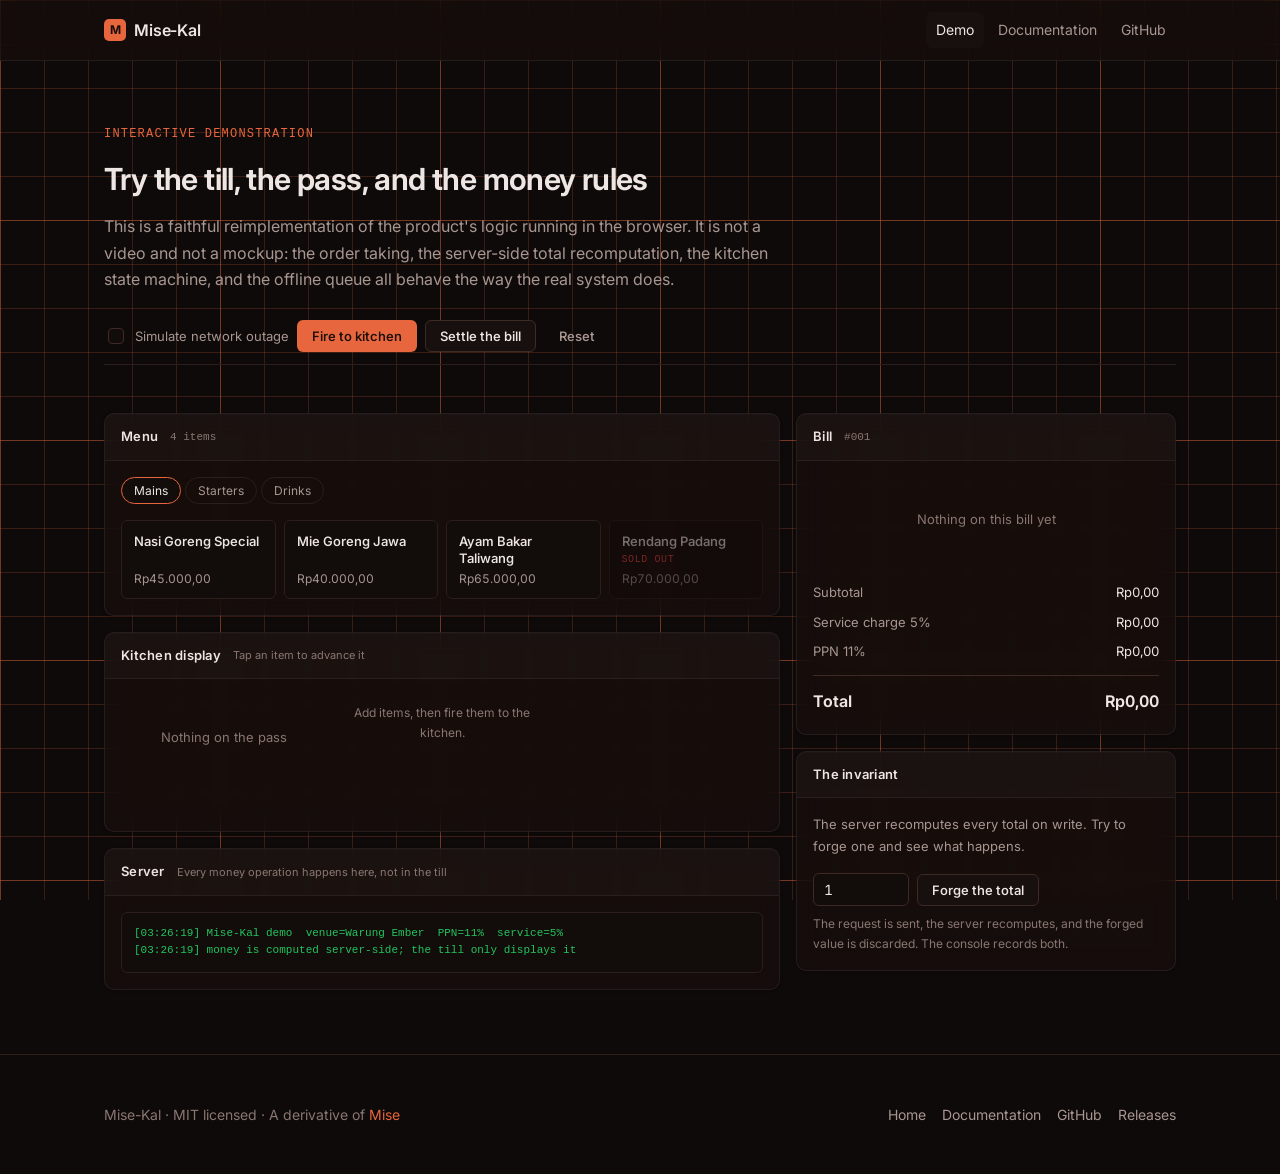
<file: docs/demo/index.html>
<!DOCTYPE html>
<html lang="en">
<head>
<meta charset="utf-8">
<meta name="viewport" content="width=device-width, initial-scale=1">
<title>Demo — Mise-Kal</title>
<meta name="description" content="An interactive demonstration of Mise-Kal: order taking, server-side money, the kitchen display, and offline behaviour.">
<meta name="theme-color" content="#0e0a09">
<link rel="preconnect" href="https://fonts.googleapis.com">
<link rel="preconnect" href="https://fonts.gstatic.com" crossorigin>
<link href="https://fonts.googleapis.com/css2?family=Inter:wght@400;500;600;700&display=swap" rel="stylesheet">
<link rel="stylesheet" href="../assets/site.css">
<style>
  /* ---------------------------------------------------------------------
     Demo-specific layout. Kept in this file rather than the shared sheet
     because nothing else on the site uses it.
     --------------------------------------------------------------------- */

  .demo-shell {
    display: grid;
    grid-template-columns: minmax(0, 1fr) 380px;
    gap: var(--space-16);
    align-items: start;
    padding: var(--space-24) 0 var(--space-64);
  }

  @media (max-width: 980px) {
    .demo-shell { grid-template-columns: minmax(0, 1fr); }
  }

  .panel {
    /* Glass, matching the site's cards, so the demo reads as part of the site
       rather than as an embedded application. */
    background: rgba(26, 17, 15, 0.58);
    backdrop-filter: blur(14px) saturate(130%);
    -webkit-backdrop-filter: blur(14px) saturate(130%);
    border: 1px solid rgba(255, 255, 255, 0.07);
    border-radius: var(--radius-lg);
    box-shadow:
      inset 0 1px 0 rgba(255, 255, 255, 0.04),
      0 1px 3px rgba(0, 0, 0, 0.25);
    overflow: hidden;
  }

  .panel-head {
    display: flex;
    align-items: center;
    gap: var(--space-12);
    padding: var(--space-12) var(--space-16);
    border-bottom: 1px solid rgba(255, 255, 255, 0.06);
    /* Slightly stronger than the body so the header reads as a layer above it
       without needing an opaque fill. */
    background: rgba(31, 22, 20, 0.6);
  }

  .panel-title {
    font-size: 13px;
    font-weight: 600;
    letter-spacing: 0.02em;
  }

  .panel-body { padding: var(--space-16); }

  /* --- Tabs ----------------------------------------------------------- */

  .tabs {
    display: flex;
    gap: var(--space-4);
    margin-left: auto;
  }

  .tab {
    font-size: 12px;
    padding: 5px 12px;
    border-radius: var(--radius);
    border: 1px solid transparent;
    background: transparent;
    color: var(--text-secondary);
    cursor: pointer;
    font-family: inherit;
  }
  .tab:hover { color: var(--text); background: var(--surface); }
  .tab[aria-selected='true'] {
    color: var(--text);
    background: var(--surface);
    border-color: var(--border-strong);
  }

  /* --- Menu ----------------------------------------------------------- */

  .cat-bar {
    display: flex;
    gap: var(--space-4);
    flex-wrap: wrap;
    margin-bottom: var(--space-16);
  }

  .cat {
    font-size: 12px;
    padding: 5px 12px;
    border-radius: 999px;
    border: 1px solid var(--border);
    background: transparent;
    color: var(--text-secondary);
    cursor: pointer;
    font-family: inherit;
  }
  .cat:hover { border-color: var(--border-strong); color: var(--text); }
  .cat[aria-pressed='true'] {
    background: var(--surface-sunken);
    border-color: var(--ember);
    color: var(--text);
  }

  .menu-grid {
    display: grid;
    grid-template-columns: repeat(auto-fill, minmax(150px, 1fr));
    gap: var(--space-8);
  }

  .item {
    text-align: left;
    padding: var(--space-12);
    border-radius: var(--radius);
    border: 1px solid var(--border);
    background: var(--surface-sunken);
    color: var(--text);
    cursor: pointer;
    font-family: inherit;
    display: flex;
    flex-direction: column;
    gap: var(--space-4);
    min-height: 76px;
    transition: border-color 100ms ease;
  }
  .item:hover:not(:disabled) { border-color: var(--border-strong); }
  .item:disabled { opacity: 0.45; cursor: not-allowed; }

  .item-name { font-size: 13px; font-weight: 550; line-height: 1.3; }
  .item-price {
    font-size: 12px;
    color: var(--text-secondary);
    font-variant-numeric: tabular-nums;
    margin-top: auto;
  }
  .item-sold-out {
    font-size: 10px;
    font-family: var(--font-mono);
    letter-spacing: 0.06em;
    text-transform: uppercase;
    color: var(--status-trouble);
  }

  /* --- Bill ----------------------------------------------------------- */

  .line {
    display: grid;
    grid-template-columns: 1fr auto;
    gap: var(--space-8);
    padding: var(--space-8) 0;
    border-bottom: 1px solid var(--border);
    font-size: 13px;
  }
  .line:last-child { border-bottom: none; }

  .line-name { font-weight: 500; }

  .line-mods {
    font-size: 11px;
    color: var(--text-tertiary);
    margin-top: 2px;
  }

  .line-right {
    text-align: right;
    font-variant-numeric: tabular-nums;
    white-space: nowrap;
  }

  .qty {
    display: inline-flex;
    align-items: center;
    gap: 6px;
    margin-top: var(--space-4);
  }

  .qty button {
    width: 20px;
    height: 20px;
    border-radius: 4px;
    border: 1px solid var(--border-strong);
    background: var(--surface-sunken);
    color: var(--text-secondary);
    cursor: pointer;
    font-size: 12px;
    line-height: 1;
    font-family: inherit;
    display: grid;
    place-items: center;
  }
  .qty button:hover { color: var(--text); border-color: var(--text-tertiary); }

  .qty span {
    font-size: 12px;
    font-variant-numeric: tabular-nums;
    min-width: 14px;
    text-align: center;
  }

  /* --- Totals --------------------------------------------------------- */

  .totals { margin-top: var(--space-16); }

  .total-row {
    display: flex;
    justify-content: space-between;
    font-size: 13px;
    padding: 4px 0;
    color: var(--text-secondary);
  }
  .total-row span:last-child {
    font-variant-numeric: tabular-nums;
    color: var(--text);
  }

  .total-row.grand {
    border-top: 1px solid var(--border-strong);
    margin-top: var(--space-8);
    padding-top: var(--space-12);
    font-size: 16px;
    font-weight: 650;
    color: var(--text);
  }
  .total-row.grand span:last-child { color: var(--text); }

  /* --- Kitchen -------------------------------------------------------- */

  .pass {
    display: grid;
    grid-template-columns: repeat(auto-fill, minmax(190px, 1fr));
    gap: var(--space-12);
    min-height: 120px;
  }

  .ticket {
    border: 1px solid var(--border);
    border-radius: var(--radius);
    background: var(--surface-sunken);
    padding: var(--space-12);
    /* Ageing is carried by the border colour, never by the status dots.
       That separation is the point: a late ticket full of cooking items has to
       stay readable. */
    border-left-width: 3px;
  }
  .ticket.age-fresh { border-left-color: var(--status-queued); }
  .ticket.age-mid   { border-left-color: #d4a017; }
  .ticket.age-late  { border-left-color: var(--status-trouble); }

  .ticket-head {
    display: flex;
    justify-content: space-between;
    align-items: baseline;
    margin-bottom: var(--space-8);
  }

  .ticket-no {
    font-family: var(--font-mono);
    font-size: 12px;
    font-weight: 600;
  }

  .ticket-timer {
    font-family: var(--font-mono);
    font-size: 11px;
    font-variant-numeric: tabular-nums;
    color: var(--text-tertiary);
  }
  .age-mid .ticket-timer  { color: #d4a017; }
  .age-late .ticket-timer { color: var(--status-trouble); }

  .ticket-line {
    display: flex;
    align-items: baseline;
    gap: var(--space-8);
    font-size: 12px;
    padding: 3px 0;
    cursor: pointer;
    background: none;
    border: none;
    color: var(--text);
    font-family: inherit;
    text-align: left;
    width: 100%;
  }
  .ticket-line:hover { color: var(--ember); }

  .dot {
    width: 7px;
    height: 7px;
    border-radius: 50%;
    flex-shrink: 0;
    margin-top: 4px;
  }
  .dot-queued  { background: var(--status-queued); }
  .dot-cooking { background: var(--status-cooking); }
  .dot-ready   { background: var(--status-ready); }

  .empty {
    color: var(--text-tertiary);
    font-size: 13px;
    text-align: center;
    padding: var(--space-32) 0;
  }

  /* --- Server console ------------------------------------------------- */

  .console {
    background: var(--surface-sunken);
    border: 1px solid var(--border);
    border-radius: var(--radius);
    padding: var(--space-12);
    font-family: var(--font-mono);
    font-size: 11px;
    line-height: 1.6;
    max-height: 220px;
    overflow-y: auto;
    margin: 0;
    color: var(--text-tertiary);
    white-space: pre-wrap;
    word-break: break-word;
  }
  /* The console is a fixed-height scroller whose content changes constantly,
     so it needs a visible thumb more than the page does. Styled here rather
     than in the shared sheet because .console exists only on this page. */
  .console::-webkit-scrollbar { width: 8px; }
  .console::-webkit-scrollbar-track { background: transparent; }
  .console::-webkit-scrollbar-thumb {
    background: var(--border-strong);
    border-radius: 999px;
  }
  .console::-webkit-scrollbar-thumb:hover { background: var(--ember-dim); }

  .console .ok   { color: var(--status-ready); }
  .console .warn { color: #d4a017; }
  .console .stop { color: var(--status-trouble); }
  .console .req  { color: var(--status-cooking); }

  /* --- Controls ------------------------------------------------------- */

  .controls {
    display: flex;
    gap: var(--space-8);
    flex-wrap: wrap;
    align-items: center;
    padding: var(--space-12) 0;
    border-bottom: 1px solid var(--border);
    margin-bottom: var(--space-24);
  }

  .toggle {
    display: inline-flex;
    align-items: center;
    gap: var(--space-8);
    font-size: 13px;
    color: var(--text-secondary);
    cursor: pointer;
    user-select: none;
  }

  /* The checkbox itself is styled by the shared sheet; only the label layout
     belongs here. */
  .toggle input { cursor: pointer; }

  .offline-banner {
    display: none;
    align-items: center;
    gap: var(--space-8);
    font-size: 13px;
    padding: var(--space-8) var(--space-16);
    border-radius: var(--radius);
    background: rgba(239, 68, 68, 0.1);
    border: 1px solid rgba(239, 68, 68, 0.3);
    color: var(--status-trouble);
    margin-bottom: var(--space-16);
  }
  .offline-banner.show { display: flex; }

  .queued-badge {
    font-size: 10px;
    font-family: var(--font-mono);
    letter-spacing: 0.06em;
    text-transform: uppercase;
    color: #d4a017;
    border: 1px solid rgba(212, 160, 23, 0.4);
    border-radius: 3px;
    padding: 1px 5px;
    margin-left: var(--space-8);
  }

  .hint {
    font-size: 12px;
    color: var(--text-tertiary);
    margin-top: var(--space-8);
  }
</style>
</head>
<body>

<a class="skip-link" href="#main">Skip to content</a>

<header class="site-header">
  <div class="wrap">
    <a class="brand" href="../">
      <span class="brand-mark" aria-hidden="true">M</span>
      <span>Mise-Kal</span>
    </a>
    <nav class="site-nav" aria-label="Primary">
      <a href="./" aria-current="page">Demo</a>
      <a href="../docs/">Documentation</a>
      <a href="https://github.com/thewoldaa/mise-kal">GitHub</a>
    </nav>
  </div>
</header>

<main id="main">
<div class="wrap">

  <section style="padding-bottom: var(--space-16)">
    <p class="eyebrow">Interactive demonstration</p>
    <h2 class="mt-0">Try the till, the pass, and the money rules</h2>
    <p class="section-lede">
      This is a faithful reimplementation of the product's logic running in the
      browser. It is not a video and not a mockup: the order taking, the
      server-side total recomputation, the kitchen state machine, and the
      offline queue all behave the way the real system does.
    </p>
  </section>

  <div class="controls">
    <label class="toggle">
      <input type="checkbox" id="offline">
      <span>Simulate network outage</span>
    </label>
    <button class="btn btn-secondary btn-sm" id="settle">Settle the bill</button>
    <button class="btn btn-ghost btn-sm" id="reset">Reset</button>
  </div>

  <div class="offline-banner" id="offline-banner">
    <span class="mono">OFFLINE</span>
    <span>Adding to the bill is queued to disk. Firing to the kitchen and settling are refused, by design.</span>
  </div>

  <div class="demo-shell">

    <!-- ================================================ Left column === -->
    <div>

      <!-- Menu -->
      <div class="panel">
        <div class="panel-head">
          <span class="panel-title">Menu</span>
          <span class="dim mono" style="font-size:11px" id="menu-count"></span>
        </div>
        <div class="panel-body">
          <div class="cat-bar" id="cats"></div>
          <div class="menu-grid" id="menu"></div>
        </div>
      </div>

      <!-- Kitchen display -->
      <div class="panel" style="margin-top: var(--space-16)">
        <div class="panel-head">
          <span class="panel-title">Kitchen display</span>
          <span class="dim" style="font-size:11px">Tap an item to advance it</span>
        </div>
        <div class="panel-body">
          <div class="pass" id="pass"></div>
        </div>
      </div>

      <!-- Server console -->
      <div class="panel" style="margin-top: var(--space-16)">
        <div class="panel-head">
          <span class="panel-title">Server</span>
          <span class="dim" style="font-size:11px">Every money operation happens here, not in the till</span>
        </div>
        <div class="panel-body">
          <pre class="console" id="console" aria-live="polite"></pre>
        </div>
      </div>

    </div>

    <!-- =============================================== Right column === -->
    <div>
      <div class="panel">
        <div class="panel-head">
          <span class="panel-title">Bill</span>
          <span class="dim mono" style="font-size:11px" id="bill-no">#001</span>
        </div>
        <div class="panel-body">
          <div id="bill"></div>
          <div class="totals" id="totals"></div>
        </div>
      </div>

      <div class="panel" style="margin-top: var(--space-16)">
        <div class="panel-head">
          <span class="panel-title">The invariant</span>
        </div>
        <div class="panel-body">
          <p class="muted" style="font-size:13px">
            The server recomputes every total on write. Try to forge one and see
            what happens.
          </p>
          <div style="display:flex;gap:8px;align-items:center;margin-top:12px">
            <input id="forge" class="field-amount" type="number"
                   value="1" min="0" step="0.01">
            <button class="btn btn-secondary btn-sm" id="forge-btn">Forge the total</button>
          </div>
          <p class="hint">
            The request is sent, the server recomputes, and the forged value is
            discarded. The console records both.
          </p>
        </div>
      </div>
    </div>

  </div>
</div>
</main>

<footer class="site-footer">
  <div class="wrap">
    <div>
      <p class="mb-0">
        Mise-Kal &middot; MIT licensed &middot; A derivative of
        <a href="https://github.com/devShakib015/mise">Mise</a>
      </p>
    </div>
    <nav class="footer-links" aria-label="Footer">
      <a href="../">Home</a>
      <a href="../docs/">Documentation</a>
      <a href="https://github.com/thewoldaa/mise-kal">GitHub</a>
      <a href="https://github.com/thewoldaa/mise-kal/releases">Releases</a>
    </nav>
  </div>
</footer>

<script>
/* ===========================================================================
   Mise-Kal interactive demo
   ===========================================================================

   Why this exists
   ---------------
   The four rules the product is built on are easy to state and hard to believe
   from a README. This page lets someone watch them happen: the server recomputes
   a total that a client tried to forge, the kitchen display refuses to settle a
   bill while the network is down, the queue holds a line and drains in order.

   How faithful it is
   ------------------
   The money maths is the same arithmetic as server/pb_hooks/lib_money.js,
   including the order of operations (discount, then service, then tax) and the
   tax-inclusive branch. The kitchen state machine follows the same
   queued -> cooking -> ready transition and the same derived bill status.

   What it is not
   --------------
   There is no database and no network. The "server" is a function. What is
   being demonstrated is the contract between the till and the server, not
   PocketBase's internals.
   =========================================================================== */

(function () {
  'use strict';

  // --- Money -----------------------------------------------------------------
  // Same rounding as the server hook: two decimal places, half away from zero.
  // Doing this in one place matters, because a demo that rounds differently from
  // the server would quietly prove the wrong thing.
  function round2(n) {
    return Math.round((Number(n) || 0) * 100) / 100;
  }

  function money(n) {
    return 'Rp' + round2(n).toLocaleString('id-ID', {
      minimumFractionDigits: 2,
      maximumFractionDigits: 2
    });
  }

  // --- Venue settings --------------------------------------------------------
  // Tax added on top, not included, and a service charge. This is the common
  // Indonesian restaurant configuration.
  var VENUE = {
    name: 'Warung Ember',
    currencyCode: 'IDR',
    currencySymbol: 'Rp',
    taxRate: 11,          // PPN
    taxInclusive: false,
    serviceChargeRate: 5
  };

  // --- Menu ------------------------------------------------------------------
  var CATEGORIES = [
    { id: 'mains',    name: 'Mains' },
    { id: 'starters', name: 'Starters' },
    { id: 'drinks',   name: 'Drinks' }
  ];

  var MODIFIER_GROUPS = {
    spice: {
      id: 'spice', name: 'Spice level', required: true, maxSelect: 1,
      options: [
        { name: 'Mild',     priceDelta: 0 },
        { name: 'Medium',   priceDelta: 0 },
        { name: 'Extra hot', priceDelta: 0 }
      ]
    },
    extras: {
      id: 'extras', name: 'Extras', required: false, maxSelect: 3,
      options: [
        { name: 'Extra rice',    priceDelta: 15000 },
        { name: 'Fried egg',     priceDelta: 10000 },
        { name: 'Extra sambal',  priceDelta: 5000 }
      ]
    }
  };

  var MENU = [
    { id: 'm1', cat: 'mains',    name: 'Nasi Goreng Special', price: 45000, available: true,  groups: ['spice', 'extras'] },
    { id: 'm2', cat: 'mains',    name: 'Mie Goreng Jawa',     price: 40000, available: true,  groups: ['spice', 'extras'] },
    { id: 'm3', cat: 'mains',    name: 'Ayam Bakar Taliwang', price: 65000, available: true,  groups: ['spice'] },
    { id: 'm4', cat: 'mains',    name: 'Rendang Padang',      price: 70000, available: false, groups: ['extras'] },
    { id: 'm5', cat: 'starters', name: 'Sate Ayam (5)',       price: 35000, available: true,  groups: ['spice'] },
    { id: 'm6', cat: 'starters', name: 'Gado-Gado',           price: 30000, available: true,  groups: [] },
    { id: 'm7', cat: 'drinks',   name: 'Es Teh Manis',        price: 12000, available: true,  groups: [] },
    { id: 'm8', cat: 'drinks',   name: 'Kopi Susu',           price: 25000, available: true,  groups: [] },
    { id: 'm9', cat: 'drinks',   name: 'Es Jeruk',            price: 18000, available: true,  groups: [] }
  ];

  // --- Server state ----------------------------------------------------------
  // Everything the server owns. The till holds a copy for display only; it never
  // decides a number that ends up here.
  var server = {
    order: {
      id: 'o1',
      number: '001',
      status: 'open',
      discountAmount: 0,
      subtotal: 0,
      serviceAmount: 0,
      taxAmount: 0,
      total: 0,
      paid: false
    },
    lines: [],
    nextLineId: 1
  };

  // --- Till state ------------------------------------------------------------
  var till = {
    activeCat: 'mains',
    offline: false,
    queue: [],            // writes that could not reach the server
    selectedGroups: {},   // modifier selection for the item being added
    pendingItem: null
  };

  var consoleEl = document.getElementById('console');

  // --- Console ---------------------------------------------------------------
  // The point of showing this is that the recomputation is visible. A demo that
  // only showed the corrected number would be asking to be taken on faith.
  function log(kind, message) {
    var stamp = new Date().toLocaleTimeString('en-GB', { hour12: false });
    var line = document.createElement('div');
    var cls = { ok: 'ok', warn: 'warn', stop: 'stop', req: 'req' }[kind] || '';
    line.innerHTML = '<span class="' + cls + '">' +
      '[' + stamp + '] ' + escapeHtml(message) + '</span>';
    consoleEl.appendChild(line);
    consoleEl.scrollTop = consoleEl.scrollHeight;
  }

  function escapeHtml(s) {
    return String(s).replace(/[&<>"']/g, function (c) {
      return { '&': '&amp;', '<': '&lt;', '>': '&gt;', '"': '&quot;', "'": '&#39;' }[c];
    });
  }

  // --- Server: money ---------------------------------------------------------
  // Mirrors applyLineTotals() and applyOrderTotals() in lib_money.js.

  function lineTotal(line) {
    if (line.status === 'void') return 0;
    var mods = line.modifiers.reduce(function (s, m) { return s + m.priceDelta; }, 0);
    return round2((line.unitPrice + mods) * line.qty);
  }

  function recomputeOrder() {
    var subtotal = 0;
    server.lines.forEach(function (l) { subtotal += lineTotal(l); });
    subtotal = round2(subtotal);

    // Discount first, then service, then tax. The order matters: applying the
    // service charge to an undiscounted base would overcharge the guest.
    var discount = round2(Math.min(server.order.discountAmount, subtotal));
    var base = round2(subtotal - discount);
    var service = round2(base * VENUE.serviceChargeRate / 100);
    var preTax = round2(base + service);

    var tax = VENUE.taxInclusive
      ? round2(preTax * VENUE.taxRate / (100 + VENUE.taxRate))
      : round2(preTax * VENUE.taxRate / 100);

    var total = VENUE.taxInclusive ? preTax : round2(preTax + tax);

    server.order.subtotal = subtotal;
    server.order.discountAmount = discount;
    server.order.serviceAmount = service;
    server.order.taxAmount = tax;
    server.order.total = total;
    server.order.paid = total > 0 && server.order.status === 'paid';

    return server.order;
  }

  // --- The queue -------------------------------------------------------------
  // Only addLine survives offline, matching the product: opening a bill needs a
  // number the server assigns, and settling needs a total only the server
  // computes.

  function enqueue(write) {
    till.queue.push(write);
    log('warn', 'queued  ' + write.describe + '  (offline)');
    render();
  }

  function flushQueue() {
    if (!till.queue.length) return;
    log('req', 'flush   draining ' + till.queue.length + ' queued write(s)');
    var pending = till.queue.slice();
    till.queue = [];

    pending.forEach(function (w) {
      // A real flush stops at the first network failure to preserve ordering.
      // Here the network is back, so everything drains oldest first.
      createLine(w.body, w.describe, true);
    });

    log('ok', 'flush   ' + pending.length + ' write(s) landed, order ' +
        till.queue.length + ' remaining');
  }

  // --- Server: writes --------------------------------------------------------

  function createLine(body, describe, fromQueue) {
    var line = {
      id: 'l' + (server.nextLineId++),
      name: body.name_snapshot,
      qty: body.qty,
      unitPrice: body.unit_price,
      modifiers: body.modifiers || [],
      note: body.note || '',
      status: 'queued',
      firedAt: null,
      sent: false
    };
    server.lines.push(line);
    recomputeOrder();
    log('ok', 'POST    order_items  ' + describe + '  -> line ' + line.id);
    return line;
  }

  function addToBill(item, modifiers, note) {
    var describe = item.name + (modifiers.length ? ' (' +
      modifiers.map(function (m) { return m.name; }).join(', ') + ')' : '');

    var body = {
      menu_item: item.id,
      name_snapshot: item.name,   // snapshotted: editing the menu tomorrow
      unit_price: item.price,     // must never rewrite this bill
      qty: 1,
      modifiers: modifiers,
      note: note || '',
      status: 'queued'
    };

    if (till.offline) {
      enqueue({ kind: 'addLine', body: body, describe: describe });
      return;
    }

    createLine(body, describe);
    render();
  }

  function fireToKitchen() {
    if (till.offline) {
      log('stop', 'REFUSED fire_to_kitchen  the kitchen screen is the thing being written to');
      render();
      return;
    }
    var unsent = server.lines.filter(function (l) { return !l.sent; });
    if (!unsent.length) {
      log('warn', 'noop    nothing to fire');
      return;
    }
    unsent.forEach(function (l) {
      l.sent = true;
      l.firedAt = Date.now();
    });
    log('ok', 'PATCH   fire  ' + unsent.length + ' line(s) -> kitchen');
    render();
  }

  function settle() {
    if (till.offline) {
      log('stop', 'REFUSED settle  a total only the server computes cannot be guessed at');
      render();
      return;
    }
    if (server.order.total <= 0) {
      log('warn', 'noop    nothing to settle');
      return;
    }
    recomputeOrder();
    server.order.status = 'paid';
    server.order.paid = true;
    log('ok', 'PATCH   orders  status=paid  total=' + money(server.order.total) +
        '  (recomputed server-side before the write)');
    render();
  }

  function forgeTotal(value) {
    log('req', 'PATCH   orders  { total: ' + value + ' }   <- a tampered client');
    // The hook recomputes on write and overwrites whatever arrived. This is the
    // whole invariant, and the reason the console shows both numbers.
    var before = server.order.total;
    recomputeOrder();
    var after = server.order.total;

    if (before === after) {
      log('stop', 'total held at ' + money(after) + '; the forged ' + value + ' was discarded');
    } else {
      log('ok', 'recomputed to ' + money(after));
    }
    render();
  }

  // --- Kitchen state machine -------------------------------------------------
  // queued -> cooking -> ready, and the bill's status is derived from its lines
  // rather than set directly, so every terminal agrees.

  function advanceLine(line) {
    if (!line.sent) return;
    if (line.status === 'queued')       line.status = 'cooking';
    else if (line.status === 'cooking') line.status = 'ready';
    log('ok', 'PATCH   order_items ' + line.id + ' -> ' + line.status);
    render();
  }

  function derivedOrderStatus() {
    var fired = server.lines.filter(function (l) { return l.sent && l.status !== 'void'; });
    if (!fired.length) return 'open';
    if (fired.every(function (l) { return l.status === 'ready'; })) return 'ready';
    if (fired.some(function (l) { return l.status === 'cooking'; })) return 'cooking';
    return 'queued';
  }

  // --- Render: menu ----------------------------------------------------------

  function renderCats() {
    var el = document.getElementById('cats');
    el.innerHTML = '';
    CATEGORIES.forEach(function (c) {
      var b = document.createElement('button');
      b.className = 'cat';
      b.textContent = c.name;
      b.setAttribute('aria-pressed', String(c.id === till.activeCat));
      b.onclick = function () { till.activeCat = c.id; render(); };
      el.appendChild(b);
    });
  }

  function renderMenu() {
    var el = document.getElementById('menu');
    el.innerHTML = '';
    var items = MENU.filter(function (m) { return m.cat === till.activeCat; });
    document.getElementById('menu-count').textContent = items.length + ' items';

    items.forEach(function (m) {
      var b = document.createElement('button');
      b.className = 'item';
      b.disabled = !m.available;
      b.innerHTML =
        '<span class="item-name">' + escapeHtml(m.name) + '</span>' +
        (m.available ? '' : '<span class="item-sold-out">Sold out</span>') +
        '<span class="item-price">' + money(m.price) + '</span>';
      b.onclick = function () { openModifierSheet(m); };
      el.appendChild(b);
    });
  }

  // --- Modifiers -------------------------------------------------------------
  // A real restaurant requires a choice on some groups, so the sheet blocks the
  // add until it is answered rather than silently defaulting.

  function openModifierSheet(item) {
    var groups = (item.groups || []).map(function (id) { return MODIFIER_GROUPS[id]; });
    if (!groups.length) {
      addToBill(item, [], '');
      return;
    }

    till.pendingItem = item;
    till.selectedGroups = {};

    var overlay = document.createElement('div');
    overlay.style.cssText =
      'position:fixed;inset:0;background:rgba(0,0,0,.7);display:grid;' +
      'place-items:center;padding:24px;z-index:200';

    var box = document.createElement('div');
    box.className = 'panel';
    box.style.cssText = 'max-width:440px;width:100%;max-height:80vh;overflow-y:auto';

    var html = '<div class="panel-head"><span class="panel-title">' +
      escapeHtml(item.name) + '</span>' +
      '<span class="dim mono" style="font-size:11px">' + money(item.price) + '</span></div>' +
      '<div class="panel-body">';

    groups.forEach(function (g) {
      html += '<div style="margin-bottom:16px">' +
        '<p class="card-label" style="margin-bottom:8px">' + escapeHtml(g.name) +
        (g.required ? ' <span style="color:var(--status-trouble)">required</span>' : '') +
        '</p>';
      g.options.forEach(function (o, i) {
        var id = 'g_' + g.id + '_' + i;
        html += '<label style="display:flex;gap:10px;align-items:center;' +
          'padding:6px 0;font-size:13px;cursor:pointer">' +
          '<input type="' + (g.maxSelect === 1 ? 'radio' : 'checkbox') + '" ' +
          'name="' + g.id + '" value="' + i + '" data-group="' + g.id + '">' +
          '<span style="flex:1">' + escapeHtml(o.name) + '</span>' +
          (o.priceDelta ? '<span class="dim mono" style="font-size:11px">+' +
            money(o.priceDelta) + '</span>' : '') +
          '</label>';
      });
      html += '</div>';
    });

    html += '<div style="display:flex;gap:8px;justify-content:flex-end;margin-top:8px">' +
      '<button class="btn btn-ghost btn-sm" id="sheet-cancel">Cancel</button>' +
      '<button class="btn btn-primary btn-sm" id="sheet-add">Add to bill</button>' +
      '</div></div>';

    box.innerHTML = html;
    overlay.appendChild(box);
    document.body.appendChild(overlay);

    function close() { document.body.removeChild(overlay); }

    box.querySelectorAll('input[data-group]').forEach(function (input) {
      input.addEventListener('change', function () {
        var gid = input.dataset.group;
        var group = MODIFIER_GROUPS[gid];
        if (group.maxSelect === 1) {
          till.selectedGroups[gid] = [group.options[Number(input.value)]];
        } else {
          var picked = [];
          box.querySelectorAll('input[data-group="' + gid + '"]:checked')
            .forEach(function (c) { picked.push(group.options[Number(c.value)]); });
          till.selectedGroups[gid] = picked;
        }
      });
    });

    box.querySelector('#sheet-cancel').onclick = close;
    box.querySelector('#sheet-add').onclick = function () {
      // Required groups must be answered. A missing choice is refused rather
      // than defaulted, because defaulting is how the kitchen gets an order it
      // cannot cook.
      var missing = groups.filter(function (g) {
        return g.required && !(till.selectedGroups[g.id] || []).length;
      });
      if (missing.length) {
        log('stop', 'REFUSED order_items  ' + missing[0].name + ' must be answered');
        return;
      }
      var mods = [];
      Object.keys(till.selectedGroups).forEach(function (k) {
        mods = mods.concat(till.selectedGroups[k] || []);
      });
      close();
      addToBill(item, mods, '');
    };

    overlay.addEventListener('click', function (e) {
      if (e.target === overlay) close();
    });
  }

  // --- Render: bill ----------------------------------------------------------

  function renderBill() {
    var el = document.getElementById('bill');
    el.innerHTML = '';

    var queued = till.queue.map(function (w) {
      return {
        id: 'pending', name: w.body.name_snapshot, qty: w.body.qty,
        unitPrice: w.body.unit_price, modifiers: w.body.modifiers || [],
        status: 'queued', sent: false, provisional: true
      };
    });

    var all = server.lines.concat(queued);

    if (!all.length) {
      el.innerHTML = '<p class="empty">Nothing on this bill yet</p>';
    } else {
      all.forEach(function (l) {
        var row = document.createElement('div');
        row.className = 'line';
        var mods = l.modifiers.map(function (m) { return m.name; }).join(', ');
        row.innerHTML =
          '<div>' +
            '<div class="line-name">' + escapeHtml(l.name) +
              (l.provisional ? '<span class="queued-badge">queued</span>' : '') +
            '</div>' +
            (mods ? '<div class="line-mods">' + escapeHtml(mods) + '</div>' : '') +
            (l.provisional ? '' :
              '<div class="qty">' +
                '<button data-dec="' + l.id + '" aria-label="Decrease">&minus;</button>' +
                '<span>' + l.qty + '</span>' +
                '<button data-inc="' + l.id + '" aria-label="Increase">+</button>' +
              '</div>') +
          '</div>' +
          '<div class="line-right">' + money(lineTotal(l)) + '</div>';
        el.appendChild(row);
      });
    }

    el.querySelectorAll('[data-inc]').forEach(function (b) {
      b.onclick = function () { changeQty(b.dataset.inc, 1); };
    });
    el.querySelectorAll('[data-dec]').forEach(function (b) {
      b.onclick = function () { changeQty(b.dataset.dec, -1); };
    });

    renderTotals();
  }

  function changeQty(lineId, delta) {
    if (till.offline) {
      log('stop', 'REFUSED update_line  only adding to a bill works offline');
      return;
    }
    var line = server.lines.find(function (l) { return l.id === lineId; });
    if (!line) return;
    line.qty = Math.max(1, line.qty + delta);
    recomputeOrder();
    log('ok', 'PATCH   order_items ' + line.id + ' qty=' + line.qty +
        '  -> total ' + money(server.order.total));
    render();
  }

  function renderTotals() {
    var el = document.getElementById('totals');
    var o = server.order;

    // While offline the displayed total is the last one the server confirmed,
    // which is honest: it is not a guess. The queued lines are shown but their
    // money is not added, because only the server may do that.
    el.innerHTML =
      '<div class="total-row"><span>Subtotal</span><span>' + money(o.subtotal) + '</span></div>' +
      (o.discountAmount ? '<div class="total-row"><span>Discount</span><span>&minus;' +
        money(o.discountAmount) + '</span></div>' : '') +
      '<div class="total-row"><span>Service charge ' + VENUE.serviceChargeRate +
        '%</span><span>' + money(o.serviceAmount) + '</span></div>' +
      '<div class="total-row"><span>PPN ' + VENUE.taxRate + '%</span><span>' +
        money(o.taxAmount) + '</span></div>' +
      '<div class="total-row grand"><span>Total</span><span>' + money(o.total) + '</span></div>';

    if (o.paid) {
      el.innerHTML += '<p class="hint" style="color:var(--status-ready)">Paid</p>';
    }
    if (till.queue.length) {
      el.innerHTML += '<p class="hint">' + till.queue.length +
        ' line(s) queued and not yet priced by the server.</p>';
    }
  }

  // --- Render: kitchen -------------------------------------------------------

  function renderPass() {
    var el = document.getElementById('pass');
    el.innerHTML = '';

    var fired = server.lines.filter(function (l) { return l.sent; });

    if (!fired.length) {
      el.innerHTML = '<p class="empty">Nothing on the pass</p>' +
        '<p class="hint center">Add items, then fire them to the kitchen.</p>';
      return;
    }

    // One ticket per firing, which is how the product groups them.
    var ticket = document.createElement('div');
    var age = 0;
    var oldest = Math.min.apply(null, fired.map(function (l) { return l.firedAt || Date.now(); }));
    age = Math.floor((Date.now() - oldest) / 1000);

    // Ageing on the border, status on the dots. Never merged.
    var ageClass = age < 60 ? 'age-fresh' : (age < 300 ? 'age-mid' : 'age-late');

    ticket.className = 'ticket ' + ageClass;
    ticket.innerHTML =
      '<div class="ticket-head">' +
        '<span class="ticket-no">#' + server.order.number + '</span>' +
        '<span class="ticket-timer">' + Math.floor(age / 60) + ':' +
          String(age % 60).padStart(2, '0') + '</span>' +
      '</div>';

    fired.forEach(function (l) {
      var btn = document.createElement('button');
      btn.className = 'ticket-line';
      btn.innerHTML = '<span class="dot dot-' + l.status + '"></span>' +
        '<span>' + l.qty + '&times; ' + escapeHtml(l.name) + '</span>';
      btn.onclick = function () { advanceLine(l); };
      ticket.appendChild(btn);
    });

    el.appendChild(ticket);
  }

  // --- Render: everything ----------------------------------------------------

  function render() {
    renderCats();
    renderMenu();
    renderBill();
    renderPass();

    document.getElementById('bill-no').textContent = '#' + server.order.number;
    document.getElementById('offline-banner').classList.toggle('show', till.offline);
  }

  // --- Wiring ----------------------------------------------------------------

  document.getElementById('offline').addEventListener('change', function (e) {
    till.offline = e.target.checked;
    if (till.offline) {
      log('warn', 'network DOWN  writes to the server will fail');
    } else {
      log('ok', 'network UP');
      flushQueue();
    }
    render();
  });

  document.getElementById('settle').onclick = settle;
  document.getElementById('forge-btn').onclick = function () {
    var v = Number(document.getElementById('forge').value) || 0;
    forgeTotal(v);
  };

  document.getElementById('reset').onclick = function () {
    server.order = {
      id: 'o1', number: '001', status: 'open', discountAmount: 0,
      subtotal: 0, serviceAmount: 0, taxAmount: 0, total: 0, paid: false
    };
    server.lines = [];
    server.nextLineId = 1;
    till.queue = [];
    till.offline = false;
    document.getElementById('offline').checked = false;
    consoleEl.innerHTML = '';
    log('ok', 'reset   new bill #001');
    render();
  };

  // --- Boot ------------------------------------------------------------------
  log('ok', 'Mise-Kal demo  venue=' + VENUE.name + '  PPN=' + VENUE.taxRate +
      '%  service=' + VENUE.serviceChargeRate + '%');
  log('ok', 'money is computed server-side; the till only displays it');
  render();

  // The pass ages, so the timer and border colour move without any interaction.
  setInterval(renderPass, 1000);

  // Firing is a separate action from adding, which is the product's behaviour:
  // a bill can hold unsent lines for as long as the waiter needs.
  document.addEventListener('keydown', function (e) {
    if (e.key === 'f' && !e.metaKey && !e.ctrlKey &&
        document.activeElement.tagName !== 'INPUT') {
      fireToKitchen();
    }
  });

  var fireBtn = document.createElement('button');
  fireBtn.className = 'btn btn-primary btn-sm';
  fireBtn.textContent = 'Fire to kitchen';
  fireBtn.onclick = fireToKitchen;
  document.querySelector('.controls').insertBefore(
    fireBtn, document.getElementById('settle'));
})();
</script>

</body>
</html>
</file>
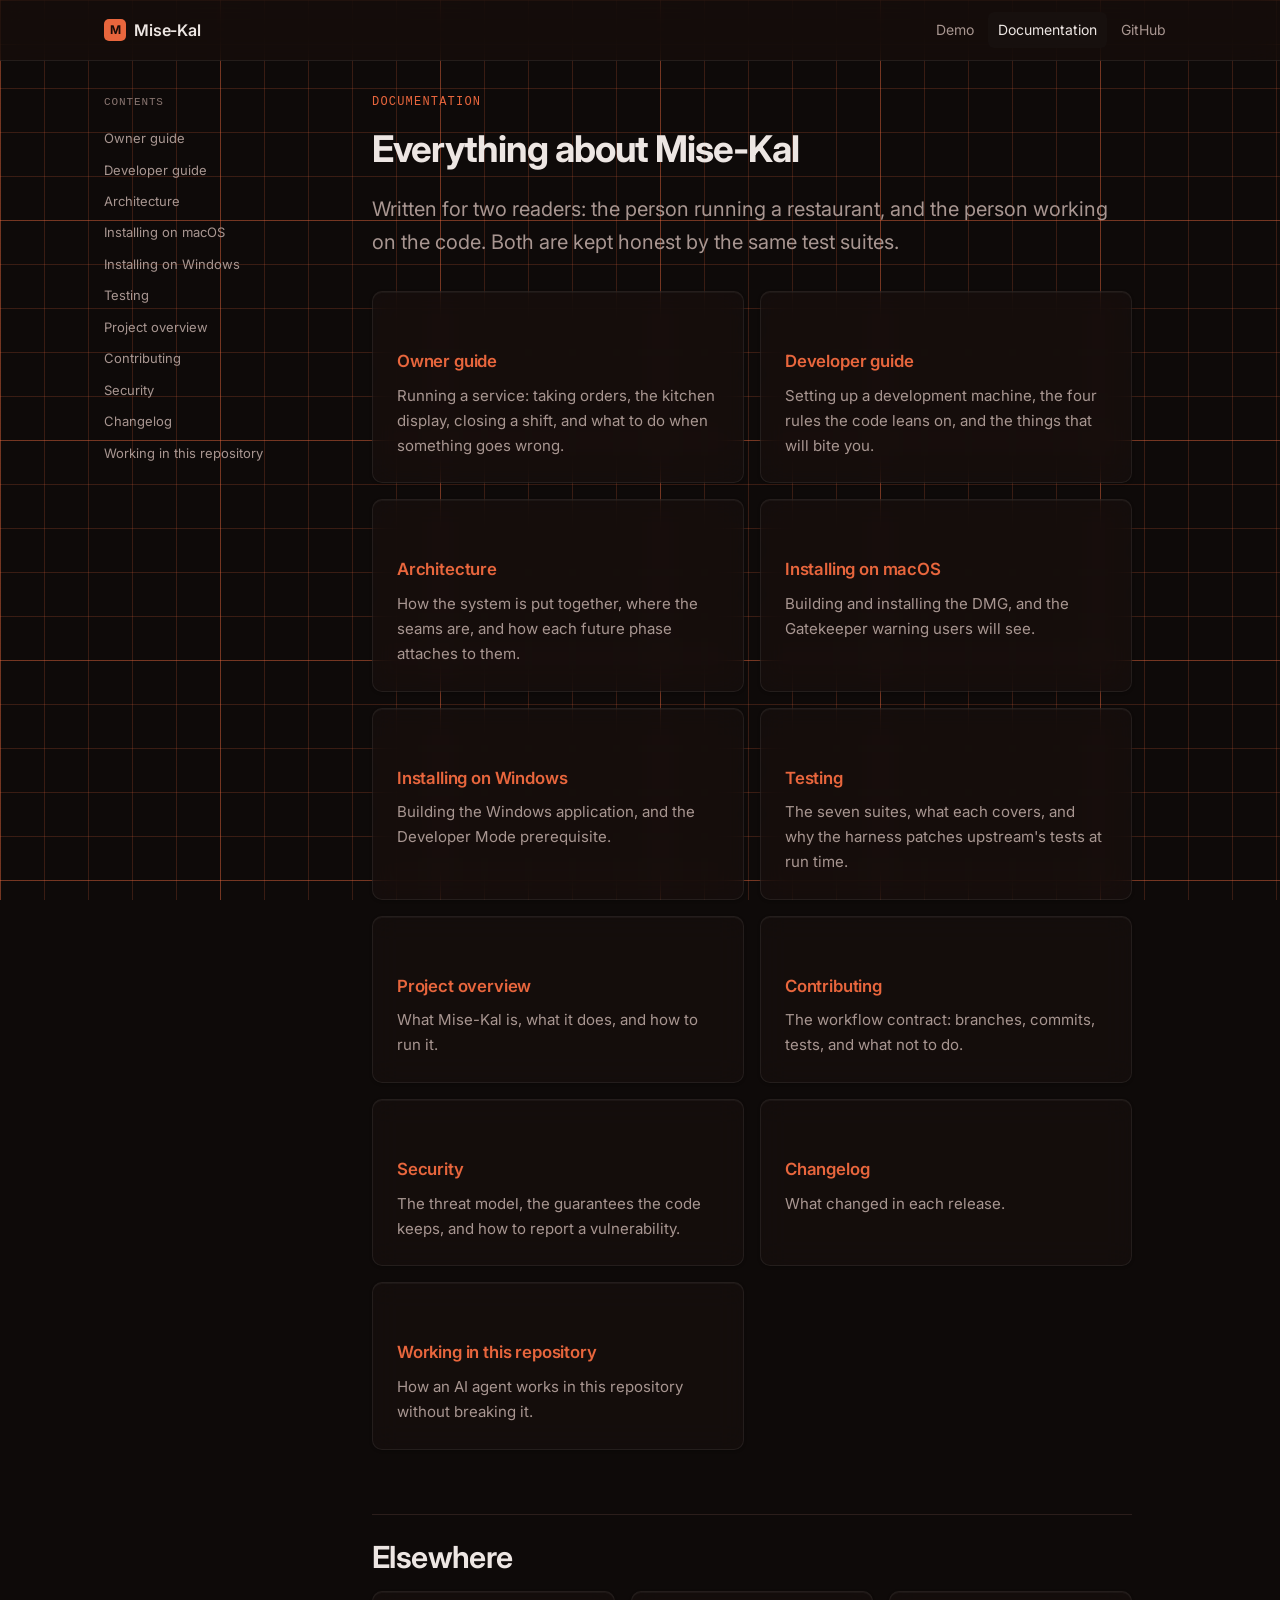
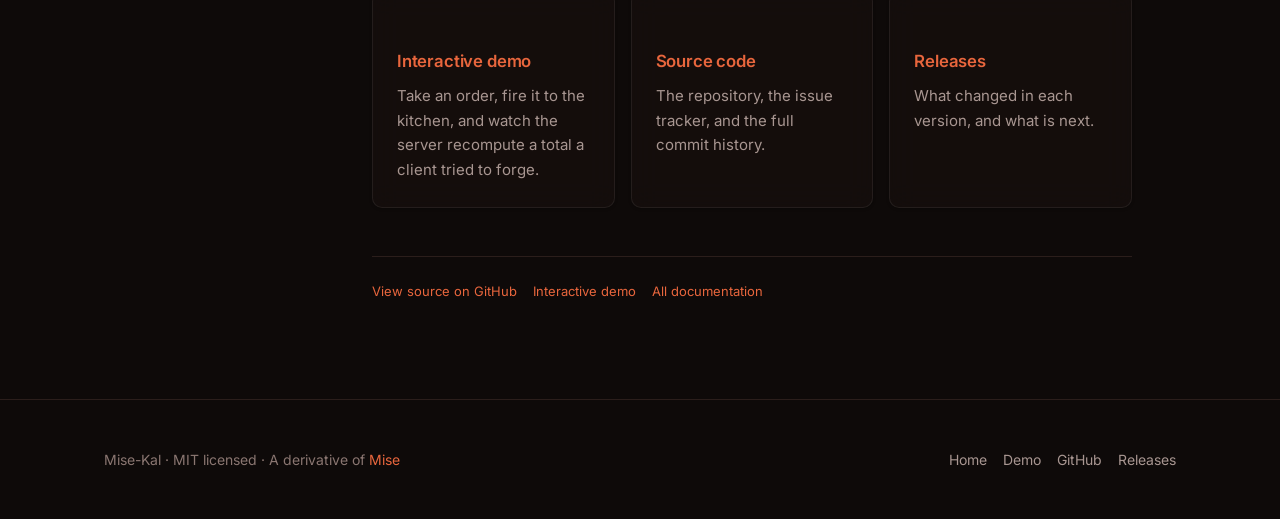
<file: docs/docs/index.html>
<!DOCTYPE html>
<html lang="en">
<head>
<meta charset="utf-8">
<meta name="viewport" content="width=device-width, initial-scale=1">
<title>Documentation — Mise-Kal</title>
<meta name="description" content="Guides for running and developing Mise-Kal.">
<meta name="theme-color" content="#0e0a09">
<link rel="preconnect" href="https://fonts.googleapis.com">
<link rel="preconnect" href="https://fonts.gstatic.com" crossorigin>
<link href="https://fonts.googleapis.com/css2?family=Inter:wght@400;500;600;700&display=swap" rel="stylesheet">
<link rel="stylesheet" href="../assets/site.css">
<style>
  /* Documentation pages are a narrower measure than the landing page: body
     text reads badly past about 75 characters, and these pages are mostly
     prose. */
  .doc-layout {
    display: grid;
    grid-template-columns: 220px minmax(0, 1fr);
    gap: var(--space-48);
    align-items: start;
    padding: var(--space-32) 0 var(--space-96);
  }
  @media (max-width: 900px) {
    .doc-layout { grid-template-columns: minmax(0, 1fr); gap: var(--space-24); }
    .doc-nav { position: static !important; }
  }
  .doc-nav {
    position: sticky;
    top: 84px;
    font-size: 13px;
  }
  .doc-nav p {
    font-family: var(--font-mono);
    font-size: 11px;
    letter-spacing: 0.08em;
    text-transform: uppercase;
    color: var(--text-tertiary);
    margin: 0 0 var(--space-12);
  }
  .doc-nav ul { list-style: none; margin: 0; padding: 0; }
  .doc-nav li { margin: 0; }
  .doc-nav a {
    display: block;
    padding: 5px 0;
    color: var(--text-secondary);
    border-left: 2px solid transparent;
    padding-left: 10px;
    margin-left: -12px;
  }
  .doc-nav a:hover { color: var(--text); text-decoration: none; }
  .doc-nav a[aria-current='page'] {
    color: var(--text);
    border-left-color: var(--ember);
  }

  .doc {
    max-width: 76ch;
    min-width: 0;
  }
  .doc h1 {
    font-size: clamp(1.7rem, 4vw, 2.3rem);
    margin-bottom: var(--space-24);
  }
  .doc h2 {
    margin-top: var(--space-48);
    padding-top: var(--space-24);
    border-top: 1px solid var(--border);
  }
  .doc h3 { margin-top: var(--space-32); }
  .doc ul, .doc ol { padding-left: 22px; }
  .doc li { margin: var(--space-4) 0; }
  .doc blockquote {
    margin: var(--space-24) 0;
    padding: var(--space-4) 0 var(--space-4) var(--space-16);
    border-left: 3px solid var(--border-strong);
    color: var(--text-secondary);
  }
  .doc blockquote p { margin: 0; }
  .doc hr {
    border: 0;
    border-top: 1px solid var(--border);
    margin: var(--space-48) 0;
  }
  .doc table { margin: var(--space-24) 0; }
  .doc img { margin: var(--space-16) 0; }
  .doc-links {
    display: flex;
    flex-wrap: wrap;
    gap: var(--space-16);
    margin-top: var(--space-48);
    padding-top: var(--space-24);
    border-top: 1px solid var(--border);
    font-size: 13px;
  }
</style>
</head>
<body>

<a class="skip-link" href="#main">Skip to content</a>

<header class="site-header">
  <div class="wrap">
    <a class="brand" href="../">
      <span class="brand-mark" aria-hidden="true">M</span>
      <span>Mise-Kal</span>
    </a>
    <nav class="site-nav" aria-label="Primary">
      <a href="../demo/">Demo</a>
      <a href="./" aria-current='page'>Documentation</a>
      <a href="https://github.com/thewoldaa/mise-kal">GitHub</a>
    </nav>
  </div>
</header>

<main id="main">
<div class="wrap">
  <div class="doc-layout">
    <nav class="doc-nav" aria-label="Documentation">
      <p>Contents</p>
      <ul>
        <li><a href="owner-guide.html">Owner guide</a></li>
        <li><a href="developing.html">Developer guide</a></li>
        <li><a href="architecture.html">Architecture</a></li>
        <li><a href="install-macos.html">Installing on macOS</a></li>
        <li><a href="install-windows.html">Installing on Windows</a></li>
        <li><a href="testing.html">Testing</a></li>
        <li><a href="README.html">Project overview</a></li>
        <li><a href="CONTRIBUTING.html">Contributing</a></li>
        <li><a href="SECURITY.html">Security</a></li>
        <li><a href="CHANGELOG.html">Changelog</a></li>
        <li><a href="AGENTS.html">Working in this repository</a></li>
      </ul>
    </nav>
    <article class="doc">
      <p class="eyebrow">Documentation</p>
      <h1>Everything about Mise-Kal</h1>
      <p class="lede">
        Written for two readers: the person running a restaurant, and the person
        working on the code. Both are kept honest by the same test suites.
      </p>

      <div class="grid grid-2" style="margin-top: var(--space-32)">
      <a class="card" href="owner-guide.html" style="display:block">
        <h3 class="mt-0">Owner guide</h3>
        <p class="mb-0">Running a service: taking orders, the kitchen display, closing a shift, and what to do when something goes wrong.</p>
      </a>
      <a class="card" href="developing.html" style="display:block">
        <h3 class="mt-0">Developer guide</h3>
        <p class="mb-0">Setting up a development machine, the four rules the code leans on, and the things that will bite you.</p>
      </a>
      <a class="card" href="architecture.html" style="display:block">
        <h3 class="mt-0">Architecture</h3>
        <p class="mb-0">How the system is put together, where the seams are, and how each future phase attaches to them.</p>
      </a>
      <a class="card" href="install-macos.html" style="display:block">
        <h3 class="mt-0">Installing on macOS</h3>
        <p class="mb-0">Building and installing the DMG, and the Gatekeeper warning users will see.</p>
      </a>
      <a class="card" href="install-windows.html" style="display:block">
        <h3 class="mt-0">Installing on Windows</h3>
        <p class="mb-0">Building the Windows application, and the Developer Mode prerequisite.</p>
      </a>
      <a class="card" href="testing.html" style="display:block">
        <h3 class="mt-0">Testing</h3>
        <p class="mb-0">The seven suites, what each covers, and why the harness patches upstream&#x27;s tests at run time.</p>
      </a>
      <a class="card" href="README.html" style="display:block">
        <h3 class="mt-0">Project overview</h3>
        <p class="mb-0">What Mise-Kal is, what it does, and how to run it.</p>
      </a>
      <a class="card" href="CONTRIBUTING.html" style="display:block">
        <h3 class="mt-0">Contributing</h3>
        <p class="mb-0">The workflow contract: branches, commits, tests, and what not to do.</p>
      </a>
      <a class="card" href="SECURITY.html" style="display:block">
        <h3 class="mt-0">Security</h3>
        <p class="mb-0">The threat model, the guarantees the code keeps, and how to report a vulnerability.</p>
      </a>
      <a class="card" href="CHANGELOG.html" style="display:block">
        <h3 class="mt-0">Changelog</h3>
        <p class="mb-0">What changed in each release.</p>
      </a>
      <a class="card" href="AGENTS.html" style="display:block">
        <h3 class="mt-0">Working in this repository</h3>
        <p class="mb-0">How an AI agent works in this repository without breaking it.</p>
      </a>
      </div>

      <h2 style="margin-top: var(--space-64)">Elsewhere</h2>
      <div class="grid grid-3">
        <a class="card" href="../demo/" style="display:block">
          <h3 class="mt-0">Interactive demo</h3>
          <p class="mb-0">Take an order, fire it to the kitchen, and watch the
          server recompute a total a client tried to forge.</p>
        </a>
        <a class="card" href="https://github.com/thewoldaa/mise-kal" style="display:block">
          <h3 class="mt-0">Source code</h3>
          <p class="mb-0">The repository, the issue tracker, and the full commit
          history.</p>
        </a>
        <a class="card" href="https://github.com/thewoldaa/mise-kal/releases" style="display:block">
          <h3 class="mt-0">Releases</h3>
          <p class="mb-0">What changed in each version, and what is next.</p>
        </a>
      </div>
      <div class="doc-links">
        <a href="https://github.com/thewoldaa/mise-kal/blob/main/README.md">View source on GitHub</a>
        <a href="../demo/">Interactive demo</a>
        <a href="./">All documentation</a>
      </div>
    </article>
  </div>
</div>
</main>

<footer class="site-footer">
  <div class="wrap">
    <div>
      <p class="mb-0">
        Mise-Kal &middot; MIT licensed &middot; A derivative of
        <a href="https://github.com/devShakib015/mise">Mise</a>
      </p>
    </div>
    <nav class="footer-links" aria-label="Footer">
      <a href="../">Home</a>
      <a href="../demo/">Demo</a>
      <a href="https://github.com/thewoldaa/mise-kal">GitHub</a>
      <a href="https://github.com/thewoldaa/mise-kal/releases">Releases</a>
    </nav>
  </div>
</footer>

</body>
</html>
</file>
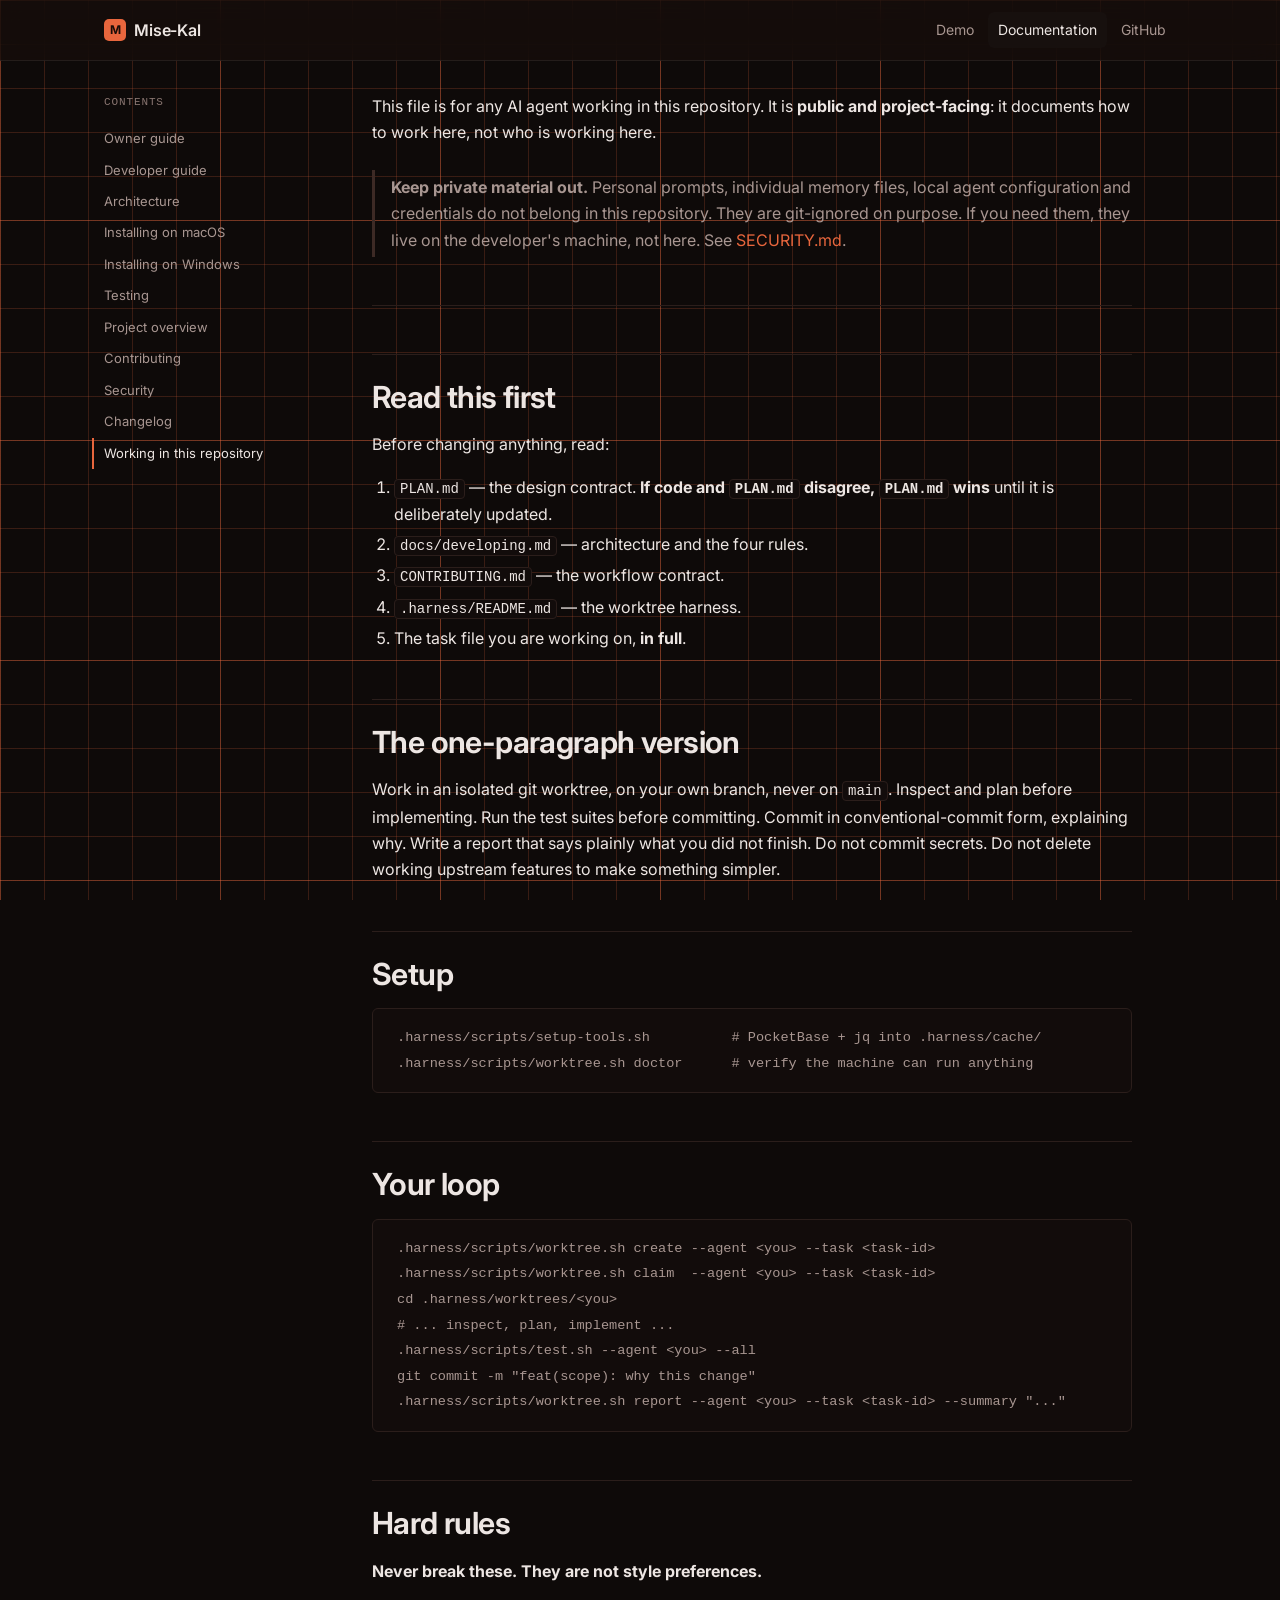
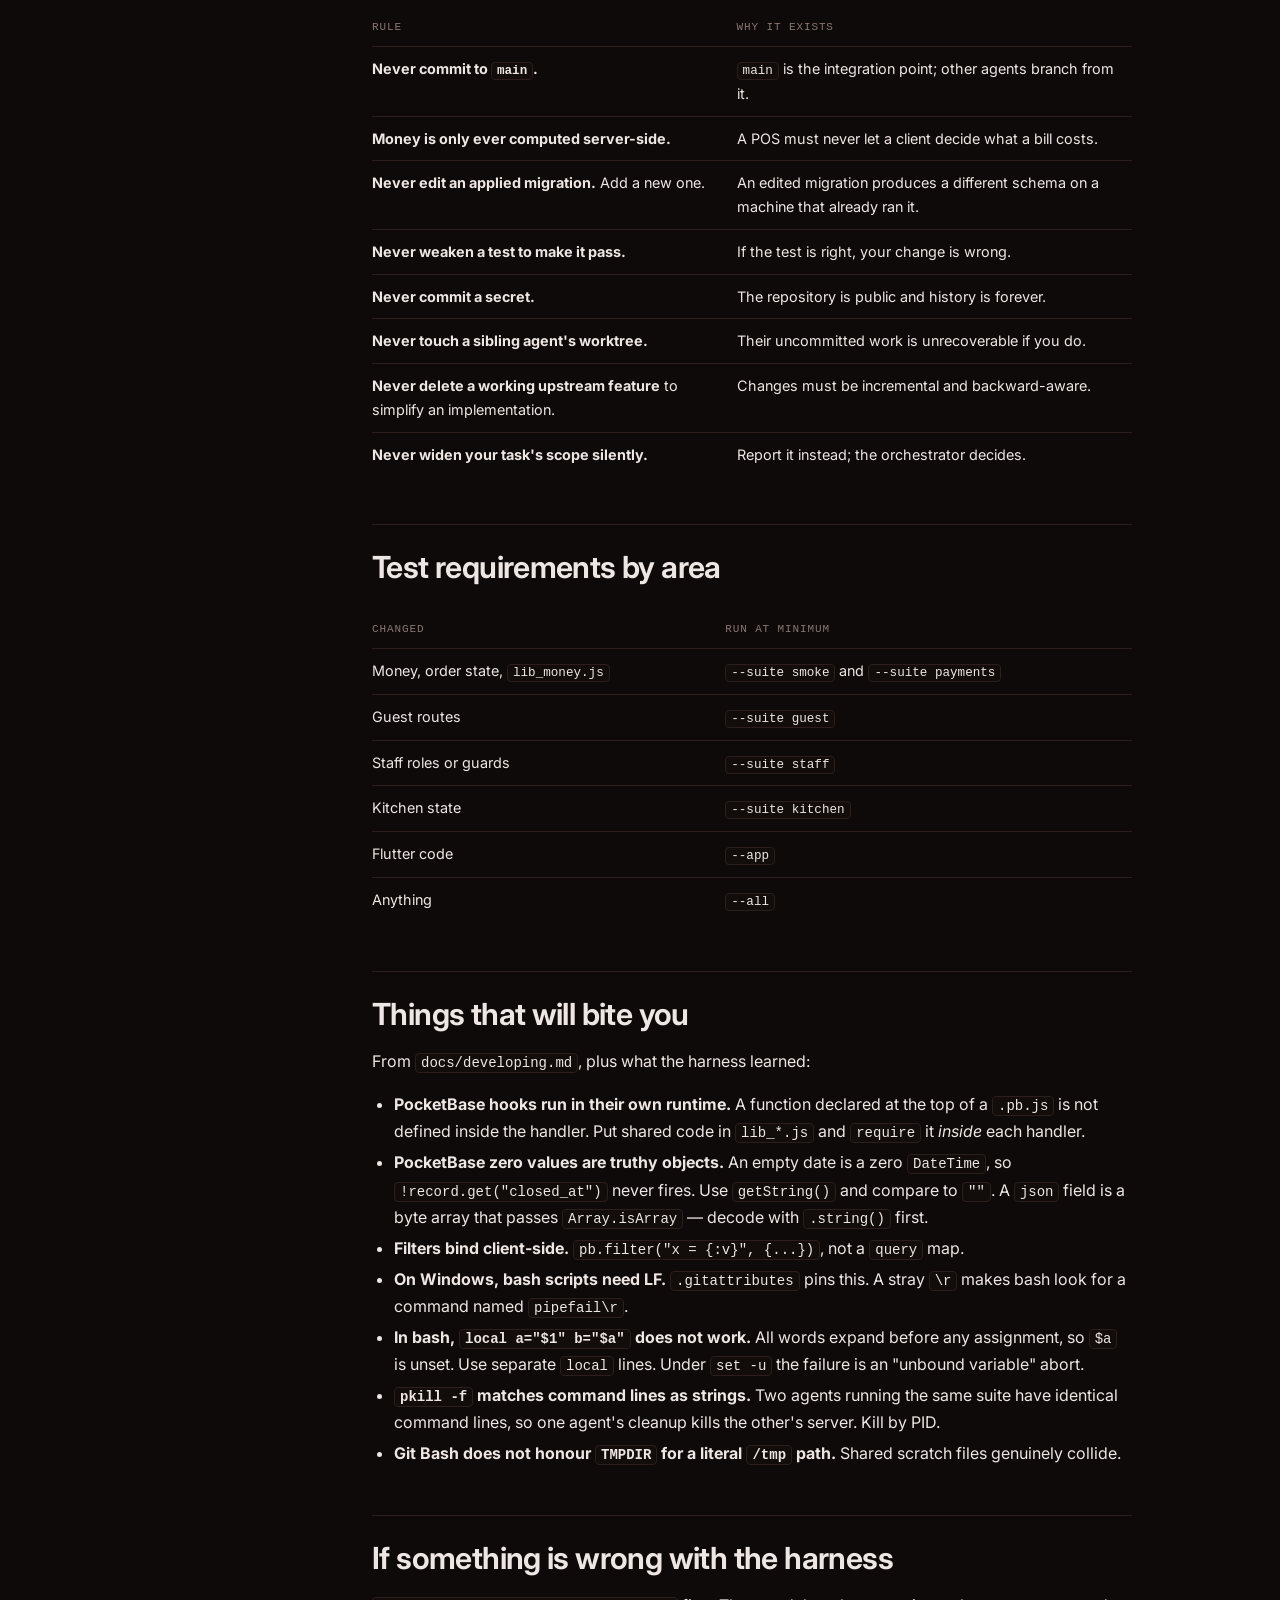
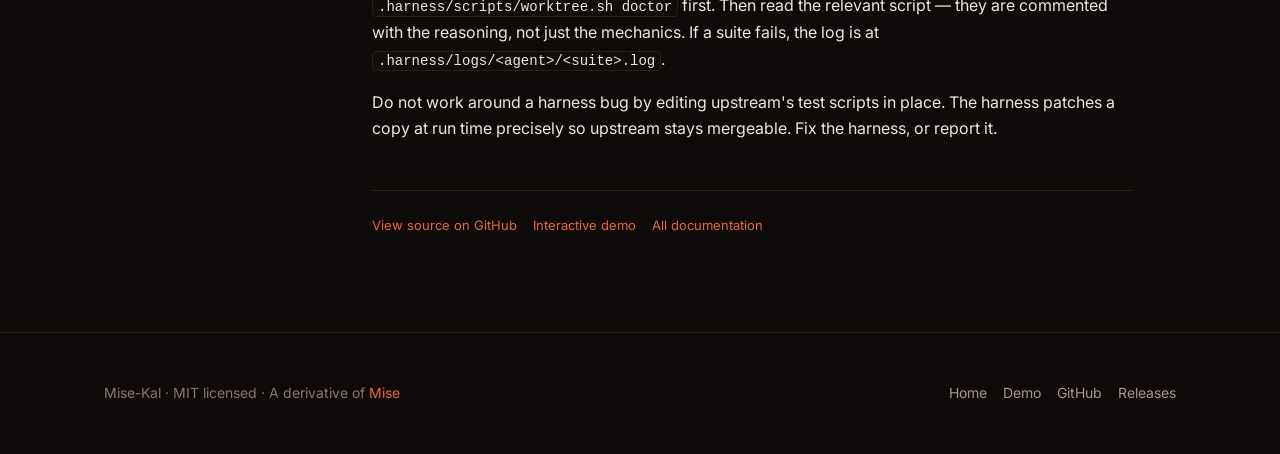
<file: docs/docs/AGENTS.html>
<!DOCTYPE html>
<html lang="en">
<head>
<meta charset="utf-8">
<meta name="viewport" content="width=device-width, initial-scale=1">
<title>Working in this repository — Mise-Kal</title>
<meta name="description" content="How an AI agent works in this repository without breaking it.">
<meta name="theme-color" content="#0e0a09">
<link rel="preconnect" href="https://fonts.googleapis.com">
<link rel="preconnect" href="https://fonts.gstatic.com" crossorigin>
<link href="https://fonts.googleapis.com/css2?family=Inter:wght@400;500;600;700&display=swap" rel="stylesheet">
<link rel="stylesheet" href="../assets/site.css">
<style>
  /* Documentation pages are a narrower measure than the landing page: body
     text reads badly past about 75 characters, and these pages are mostly
     prose. */
  .doc-layout {
    display: grid;
    grid-template-columns: 220px minmax(0, 1fr);
    gap: var(--space-48);
    align-items: start;
    padding: var(--space-32) 0 var(--space-96);
  }
  @media (max-width: 900px) {
    .doc-layout { grid-template-columns: minmax(0, 1fr); gap: var(--space-24); }
    .doc-nav { position: static !important; }
  }
  .doc-nav {
    position: sticky;
    top: 84px;
    font-size: 13px;
  }
  .doc-nav p {
    font-family: var(--font-mono);
    font-size: 11px;
    letter-spacing: 0.08em;
    text-transform: uppercase;
    color: var(--text-tertiary);
    margin: 0 0 var(--space-12);
  }
  .doc-nav ul { list-style: none; margin: 0; padding: 0; }
  .doc-nav li { margin: 0; }
  .doc-nav a {
    display: block;
    padding: 5px 0;
    color: var(--text-secondary);
    border-left: 2px solid transparent;
    padding-left: 10px;
    margin-left: -12px;
  }
  .doc-nav a:hover { color: var(--text); text-decoration: none; }
  .doc-nav a[aria-current='page'] {
    color: var(--text);
    border-left-color: var(--ember);
  }

  .doc {
    max-width: 76ch;
    min-width: 0;
  }
  .doc h1 {
    font-size: clamp(1.7rem, 4vw, 2.3rem);
    margin-bottom: var(--space-24);
  }
  .doc h2 {
    margin-top: var(--space-48);
    padding-top: var(--space-24);
    border-top: 1px solid var(--border);
  }
  .doc h3 { margin-top: var(--space-32); }
  .doc ul, .doc ol { padding-left: 22px; }
  .doc li { margin: var(--space-4) 0; }
  .doc blockquote {
    margin: var(--space-24) 0;
    padding: var(--space-4) 0 var(--space-4) var(--space-16);
    border-left: 3px solid var(--border-strong);
    color: var(--text-secondary);
  }
  .doc blockquote p { margin: 0; }
  .doc hr {
    border: 0;
    border-top: 1px solid var(--border);
    margin: var(--space-48) 0;
  }
  .doc table { margin: var(--space-24) 0; }
  .doc img { margin: var(--space-16) 0; }
  .doc-links {
    display: flex;
    flex-wrap: wrap;
    gap: var(--space-16);
    margin-top: var(--space-48);
    padding-top: var(--space-24);
    border-top: 1px solid var(--border);
    font-size: 13px;
  }
</style>
</head>
<body>

<a class="skip-link" href="#main">Skip to content</a>

<header class="site-header">
  <div class="wrap">
    <a class="brand" href="../">
      <span class="brand-mark" aria-hidden="true">M</span>
      <span>Mise-Kal</span>
    </a>
    <nav class="site-nav" aria-label="Primary">
      <a href="../demo/">Demo</a>
      <a href="./" aria-current='page'>Documentation</a>
      <a href="https://github.com/thewoldaa/mise-kal">GitHub</a>
    </nav>
  </div>
</header>

<main id="main">
<div class="wrap">
  <div class="doc-layout">
    <nav class="doc-nav" aria-label="Documentation">
      <p>Contents</p>
      <ul>
        <li><a href="owner-guide.html">Owner guide</a></li>
        <li><a href="developing.html">Developer guide</a></li>
        <li><a href="architecture.html">Architecture</a></li>
        <li><a href="install-macos.html">Installing on macOS</a></li>
        <li><a href="install-windows.html">Installing on Windows</a></li>
        <li><a href="testing.html">Testing</a></li>
        <li><a href="README.html">Project overview</a></li>
        <li><a href="CONTRIBUTING.html">Contributing</a></li>
        <li><a href="SECURITY.html">Security</a></li>
        <li><a href="CHANGELOG.html">Changelog</a></li>
        <li><a href="AGENTS.html" aria-current='page'>Working in this repository</a></li>
      </ul>
    </nav>
    <article class="doc">
<p>This file is for any AI agent working in this repository. It is <strong>public and
project-facing</strong>: it documents how to work here, not who is working here.</p>
<blockquote>
<p><strong>Keep private material out.</strong> Personal prompts, individual memory files,
local agent configuration and credentials do not belong in this repository.
They are git-ignored on purpose. If you need them, they live on the
developer's machine, not here. See <a href="SECURITY.html">SECURITY.md</a>.</p>
</blockquote>
<hr />
<h2 id="read-this-first">Read this first</h2>
<p>Before changing anything, read:</p>
<ol>
<li><a href="https://github.com/thewoldaa/mise-kal/blob/main/PLAN.md"><code>PLAN.md</code></a> — the design contract. <strong>If code and <code>PLAN.md</code> disagree,
   <code>PLAN.md</code> wins</strong> until it is deliberately updated.</li>
<li><a href="developing.html"><code>docs/developing.md</code></a> — architecture and the four rules.</li>
<li><a href="CONTRIBUTING.html"><code>CONTRIBUTING.md</code></a> — the workflow contract.</li>
<li><a href="https://github.com/thewoldaa/mise-kal/blob/main/.harness/README.md"><code>.harness/README.md</code></a> — the worktree harness.</li>
<li>The task file you are working on, <strong>in full</strong>.</li>
</ol>
<h2 id="the-one-paragraph-version">The one-paragraph version</h2>
<p>Work in an isolated git worktree, on your own branch, never on <code>main</code>. Inspect
and plan before implementing. Run the test suites before committing. Commit in
conventional-commit form, explaining why. Write a report that says plainly what
you did not finish. Do not commit secrets. Do not delete working upstream
features to make something simpler.</p>
<h2 id="setup">Setup</h2>
<pre><code class="language-bash">.harness/scripts/setup-tools.sh          # PocketBase + jq into .harness/cache/
.harness/scripts/worktree.sh doctor      # verify the machine can run anything
</code></pre>
<h2 id="your-loop">Your loop</h2>
<pre><code class="language-bash">.harness/scripts/worktree.sh create --agent &lt;you&gt; --task &lt;task-id&gt;
.harness/scripts/worktree.sh claim  --agent &lt;you&gt; --task &lt;task-id&gt;
cd .harness/worktrees/&lt;you&gt;
# ... inspect, plan, implement ...
.harness/scripts/test.sh --agent &lt;you&gt; --all
git commit -m &quot;feat(scope): why this change&quot;
.harness/scripts/worktree.sh report --agent &lt;you&gt; --task &lt;task-id&gt; --summary &quot;...&quot;
</code></pre>
<h2 id="hard-rules">Hard rules</h2>
<p><strong>Never break these. They are not style preferences.</strong></p>
<table>
<thead>
<tr>
<th>Rule</th>
<th>Why it exists</th>
</tr>
</thead>
<tbody>
<tr>
<td><strong>Never commit to <code>main</code>.</strong></td>
<td><code>main</code> is the integration point; other agents branch from it.</td>
</tr>
<tr>
<td><strong>Money is only ever computed server-side.</strong></td>
<td>A POS must never let a client decide what a bill costs.</td>
</tr>
<tr>
<td><strong>Never edit an applied migration.</strong> Add a new one.</td>
<td>An edited migration produces a different schema on a machine that already ran it.</td>
</tr>
<tr>
<td><strong>Never weaken a test to make it pass.</strong></td>
<td>If the test is right, your change is wrong.</td>
</tr>
<tr>
<td><strong>Never commit a secret.</strong></td>
<td>The repository is public and history is forever.</td>
</tr>
<tr>
<td><strong>Never touch a sibling agent's worktree.</strong></td>
<td>Their uncommitted work is unrecoverable if you do.</td>
</tr>
<tr>
<td><strong>Never delete a working upstream feature</strong> to simplify an implementation.</td>
<td>Changes must be incremental and backward-aware.</td>
</tr>
<tr>
<td><strong>Never widen your task's scope silently.</strong></td>
<td>Report it instead; the orchestrator decides.</td>
</tr>
</tbody>
</table>
<h2 id="test-requirements-by-area">Test requirements by area</h2>
<table>
<thead>
<tr>
<th>Changed</th>
<th>Run at minimum</th>
</tr>
</thead>
<tbody>
<tr>
<td>Money, order state, <code>lib_money.js</code></td>
<td><code>--suite smoke</code> and <code>--suite payments</code></td>
</tr>
<tr>
<td>Guest routes</td>
<td><code>--suite guest</code></td>
</tr>
<tr>
<td>Staff roles or guards</td>
<td><code>--suite staff</code></td>
</tr>
<tr>
<td>Kitchen state</td>
<td><code>--suite kitchen</code></td>
</tr>
<tr>
<td>Flutter code</td>
<td><code>--app</code></td>
</tr>
<tr>
<td>Anything</td>
<td><code>--all</code></td>
</tr>
</tbody>
</table>
<h2 id="things-that-will-bite-you">Things that will bite you</h2>
<p>From <code>docs/developing.md</code>, plus what the harness learned:</p>
<ul>
<li><strong>PocketBase hooks run in their own runtime.</strong> A function declared at the top
  of a <code>.pb.js</code> is not defined inside the handler. Put shared code in <code>lib_*.js</code>
  and <code>require</code> it <em>inside</em> each handler.</li>
<li><strong>PocketBase zero values are truthy objects.</strong> An empty date is a zero
  <code>DateTime</code>, so <code>!record.get("closed_at")</code> never fires. Use <code>getString()</code> and
  compare to <code>""</code>. A <code>json</code> field is a byte array that passes <code>Array.isArray</code> —
  decode with <code>.string()</code> first.</li>
<li><strong>Filters bind client-side.</strong> <code>pb.filter("x = {:v}", {...})</code>, not a <code>query</code>
  map.</li>
<li><strong>On Windows, bash scripts need LF.</strong> <code>.gitattributes</code> pins this. A stray
  <code>\r</code> makes bash look for a command named <code>pipefail\r</code>.</li>
<li><strong>In bash, <code>local a="$1" b="$a"</code> does not work.</strong> All words expand before any
  assignment, so <code>$a</code> is unset. Use separate <code>local</code> lines. Under <code>set -u</code> the
  failure is an "unbound variable" abort.</li>
<li><strong><code>pkill -f</code> matches command lines as strings.</strong> Two agents running the same
  suite have identical command lines, so one agent's cleanup kills the other's
  server. Kill by PID.</li>
<li><strong>Git Bash does not honour <code>TMPDIR</code> for a literal <code>/tmp</code> path.</strong> Shared
  scratch files genuinely collide.</li>
</ul>
<h2 id="if-something-is-wrong-with-the-harness">If something is wrong with the harness</h2>
<p><code>.harness/scripts/worktree.sh doctor</code> first. Then read the relevant script —
they are commented with the reasoning, not just the mechanics. If a suite fails,
the log is at <code>.harness/logs/&lt;agent&gt;/&lt;suite&gt;.log</code>.</p>
<p>Do not work around a harness bug by editing upstream's test scripts in place.
The harness patches a copy at run time precisely so upstream stays mergeable.
Fix the harness, or report it.</p>
      <div class="doc-links">
        <a href="https://github.com/thewoldaa/mise-kal/blob/main/AGENTS.md">View source on GitHub</a>
        <a href="../demo/">Interactive demo</a>
        <a href="./">All documentation</a>
      </div>
    </article>
  </div>
</div>
</main>

<footer class="site-footer">
  <div class="wrap">
    <div>
      <p class="mb-0">
        Mise-Kal &middot; MIT licensed &middot; A derivative of
        <a href="https://github.com/devShakib015/mise">Mise</a>
      </p>
    </div>
    <nav class="footer-links" aria-label="Footer">
      <a href="../">Home</a>
      <a href="../demo/">Demo</a>
      <a href="https://github.com/thewoldaa/mise-kal">GitHub</a>
      <a href="https://github.com/thewoldaa/mise-kal/releases">Releases</a>
    </nav>
  </div>
</footer>

</body>
</html>
</file>
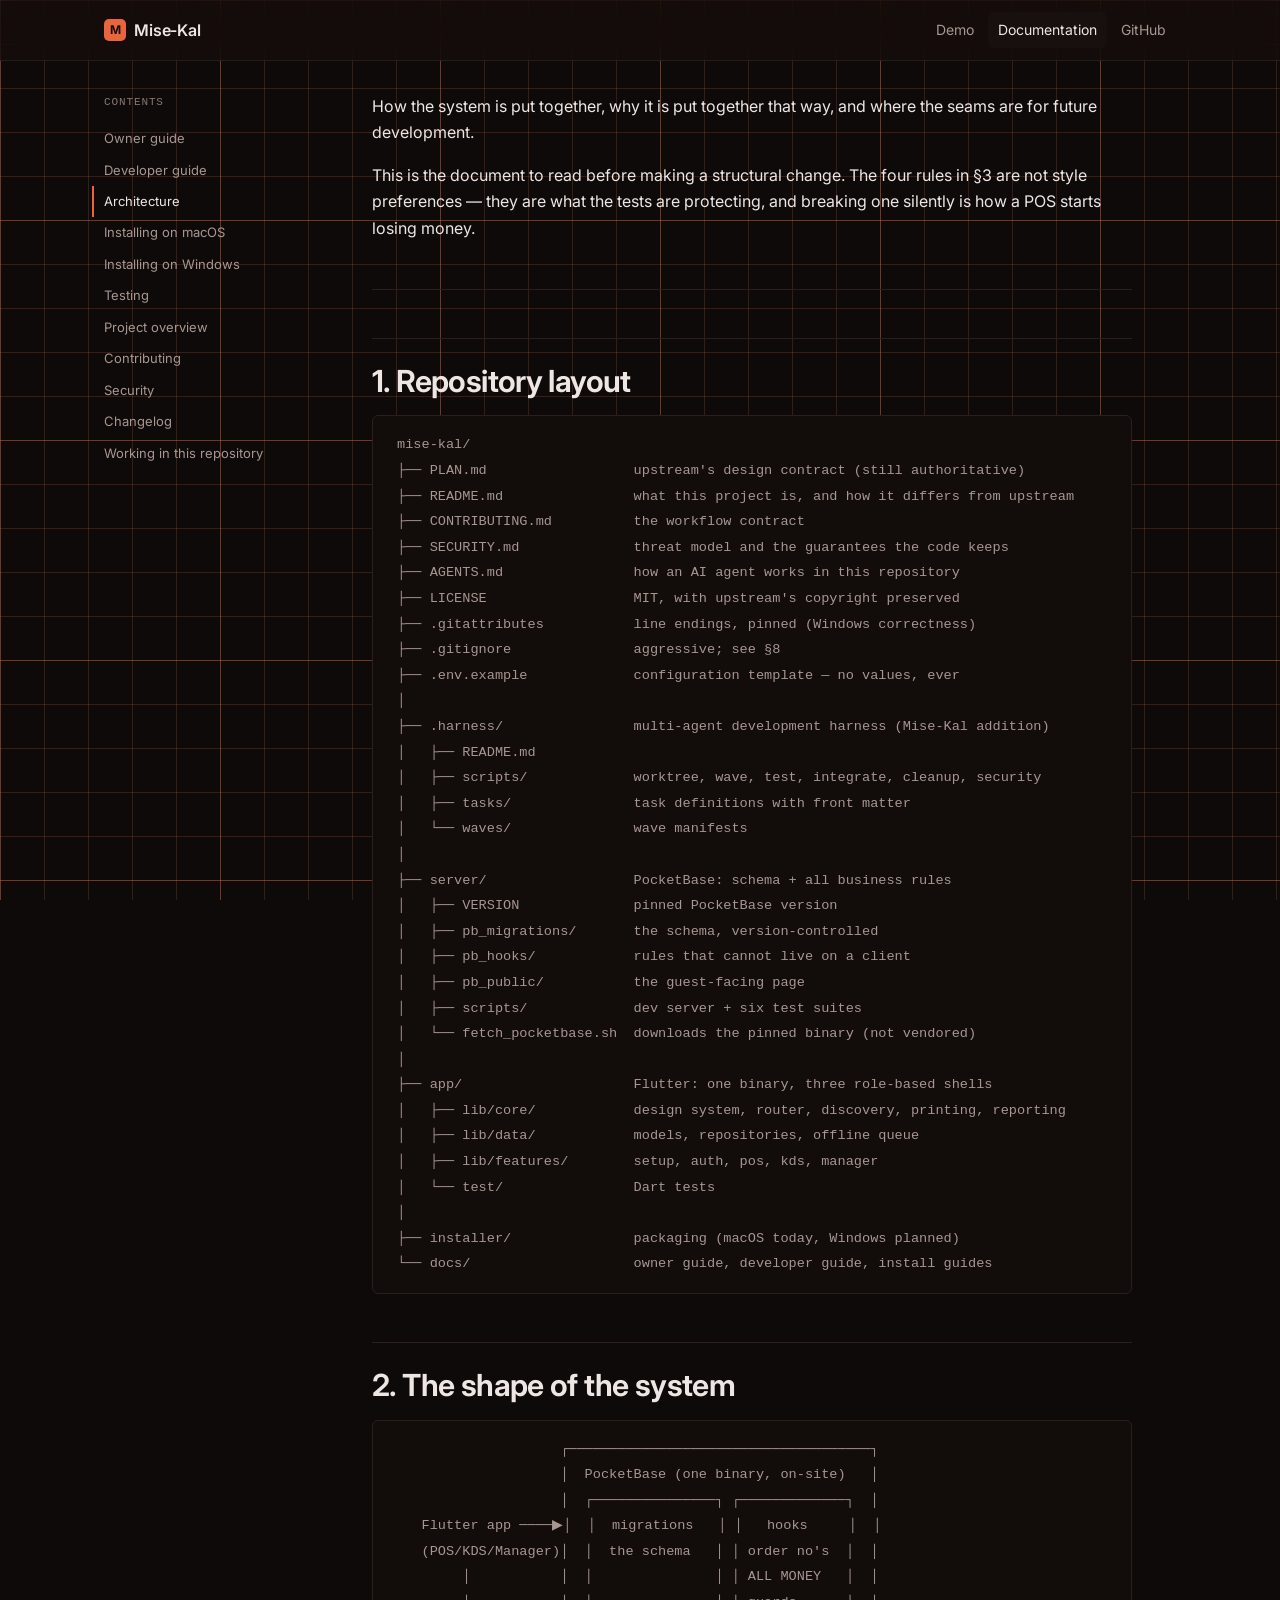
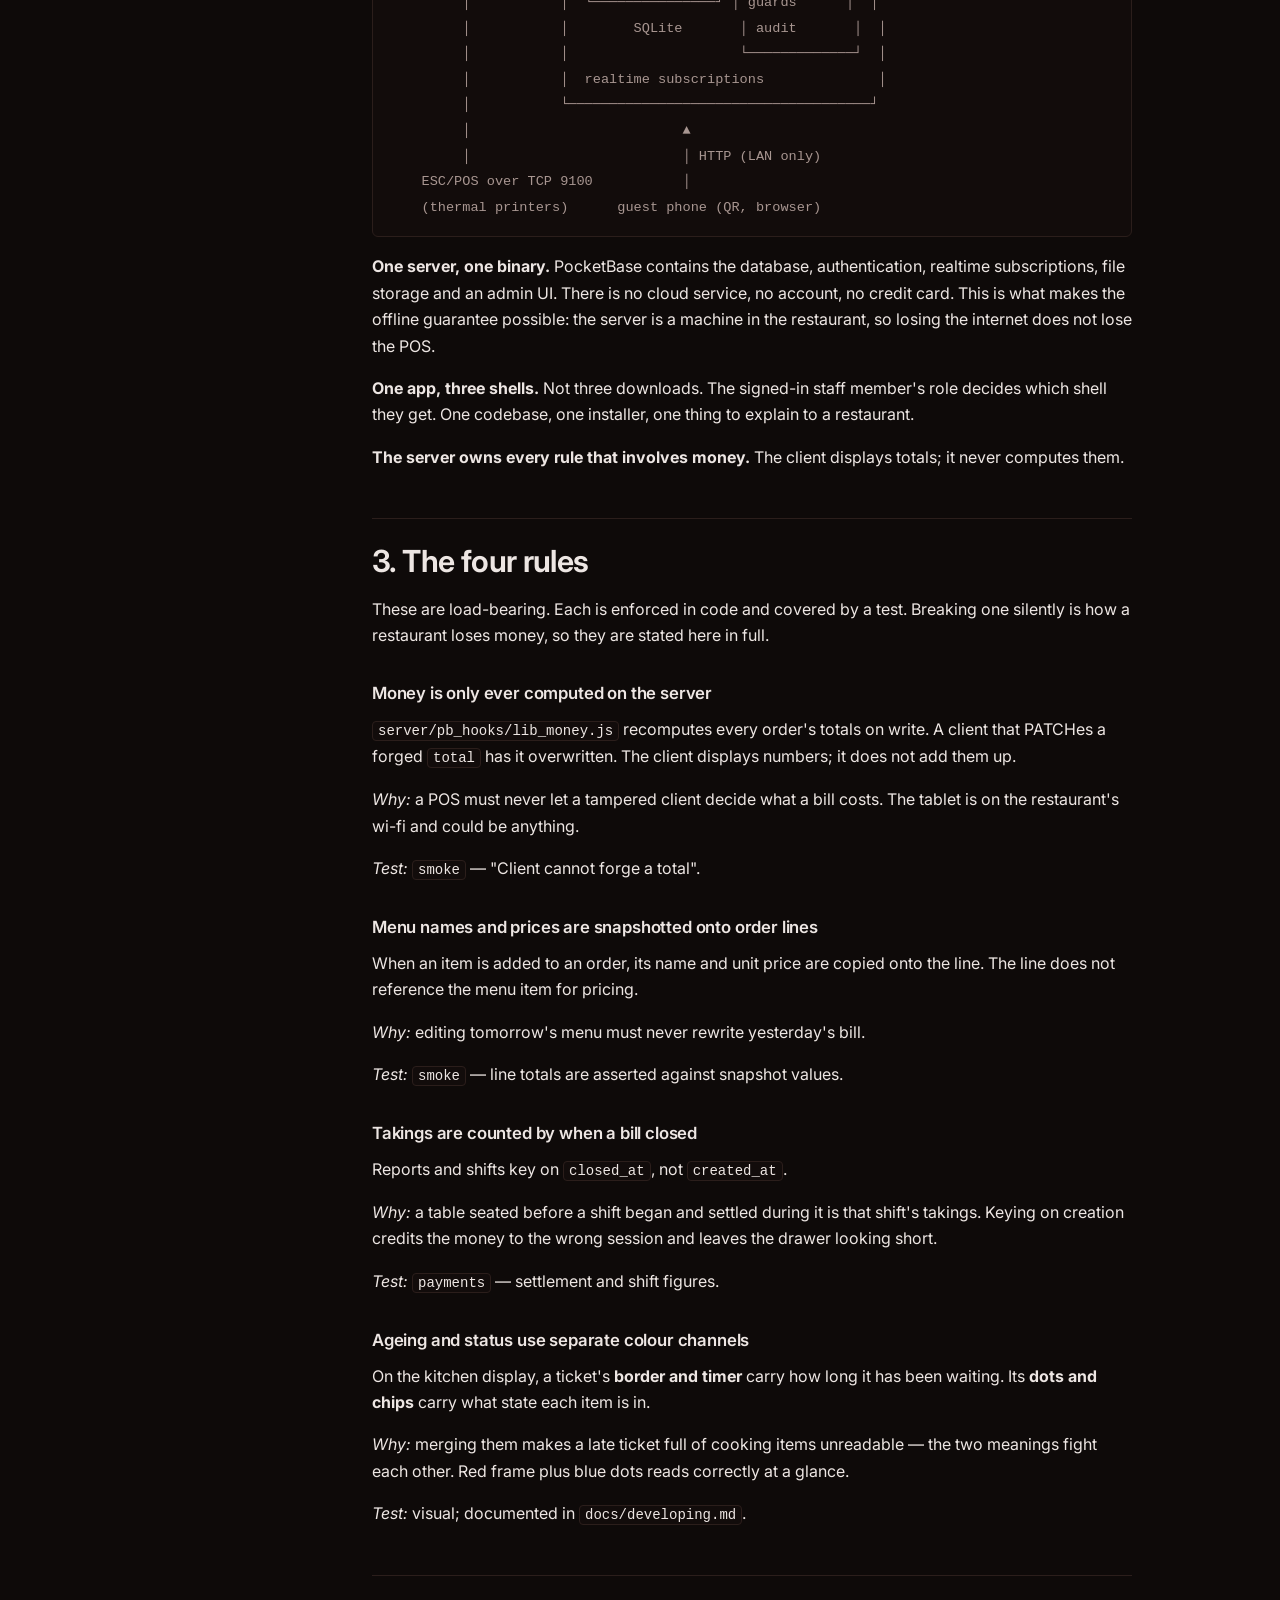
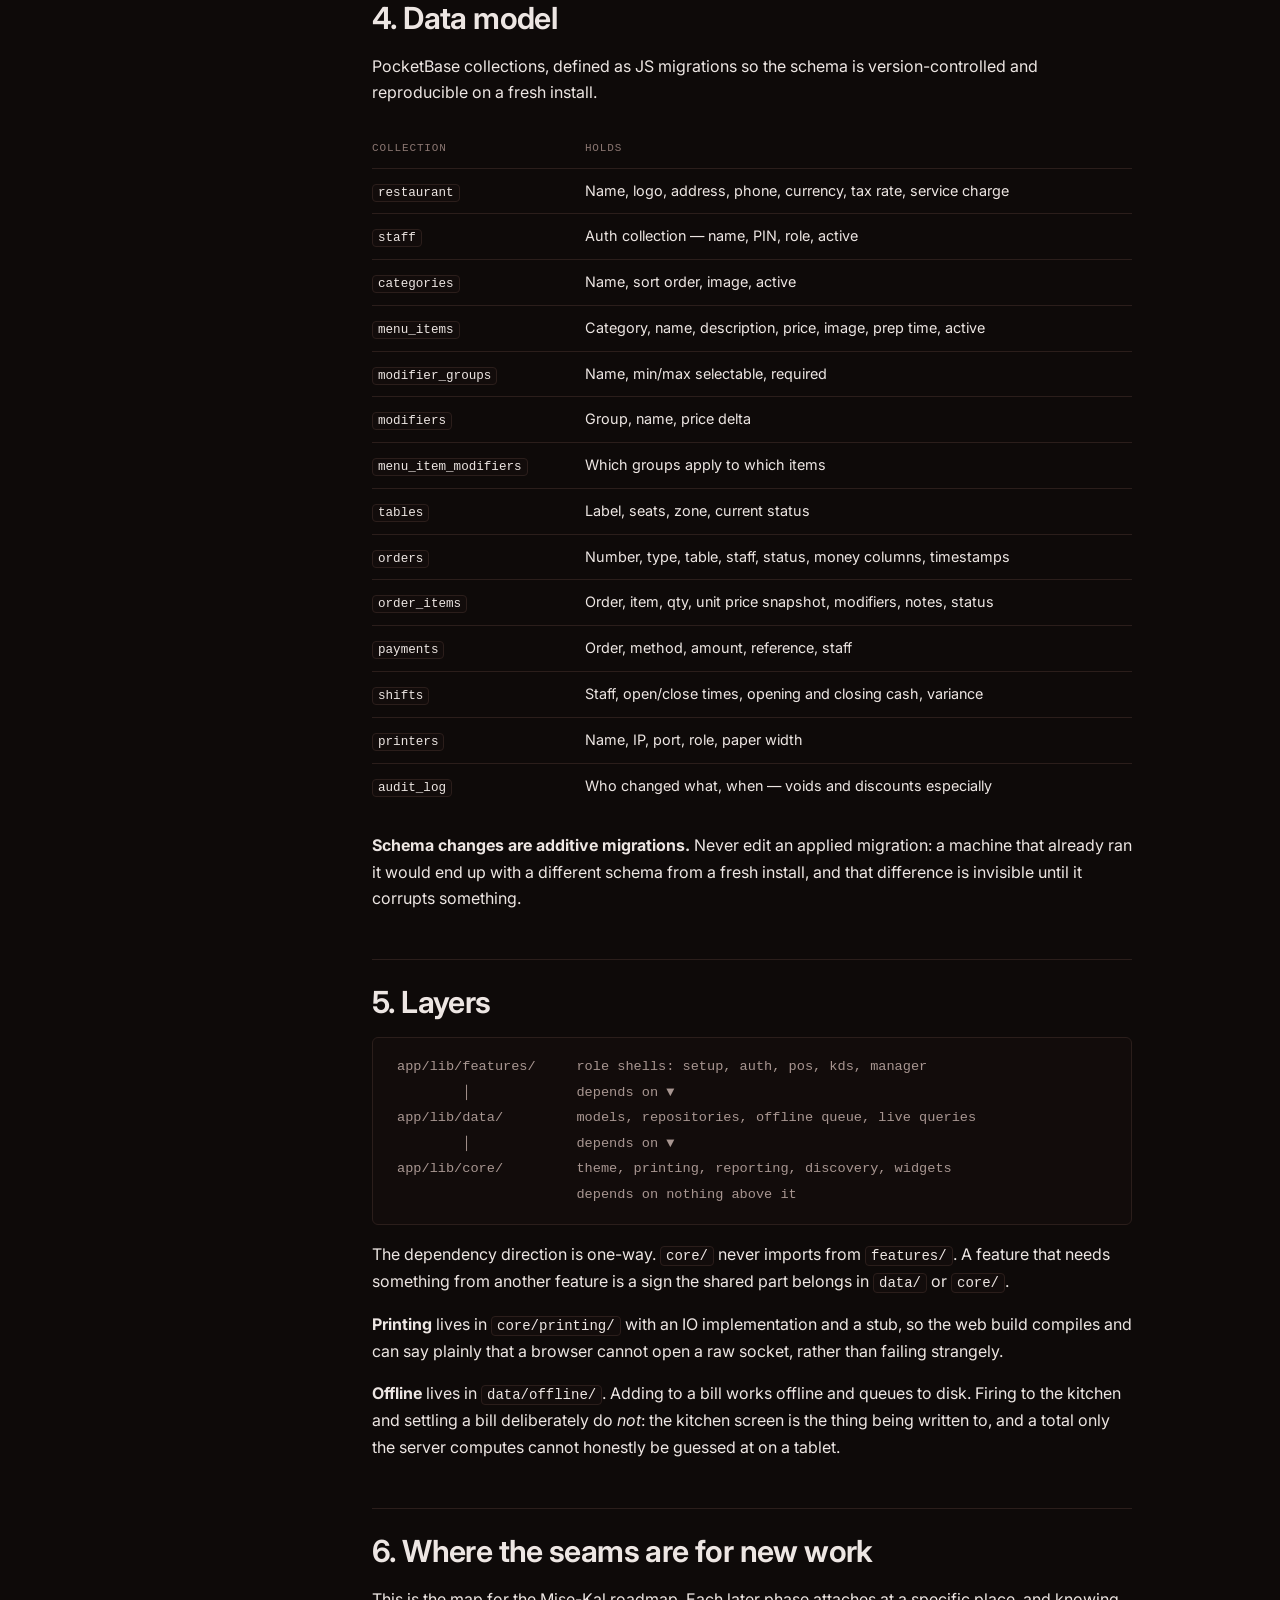
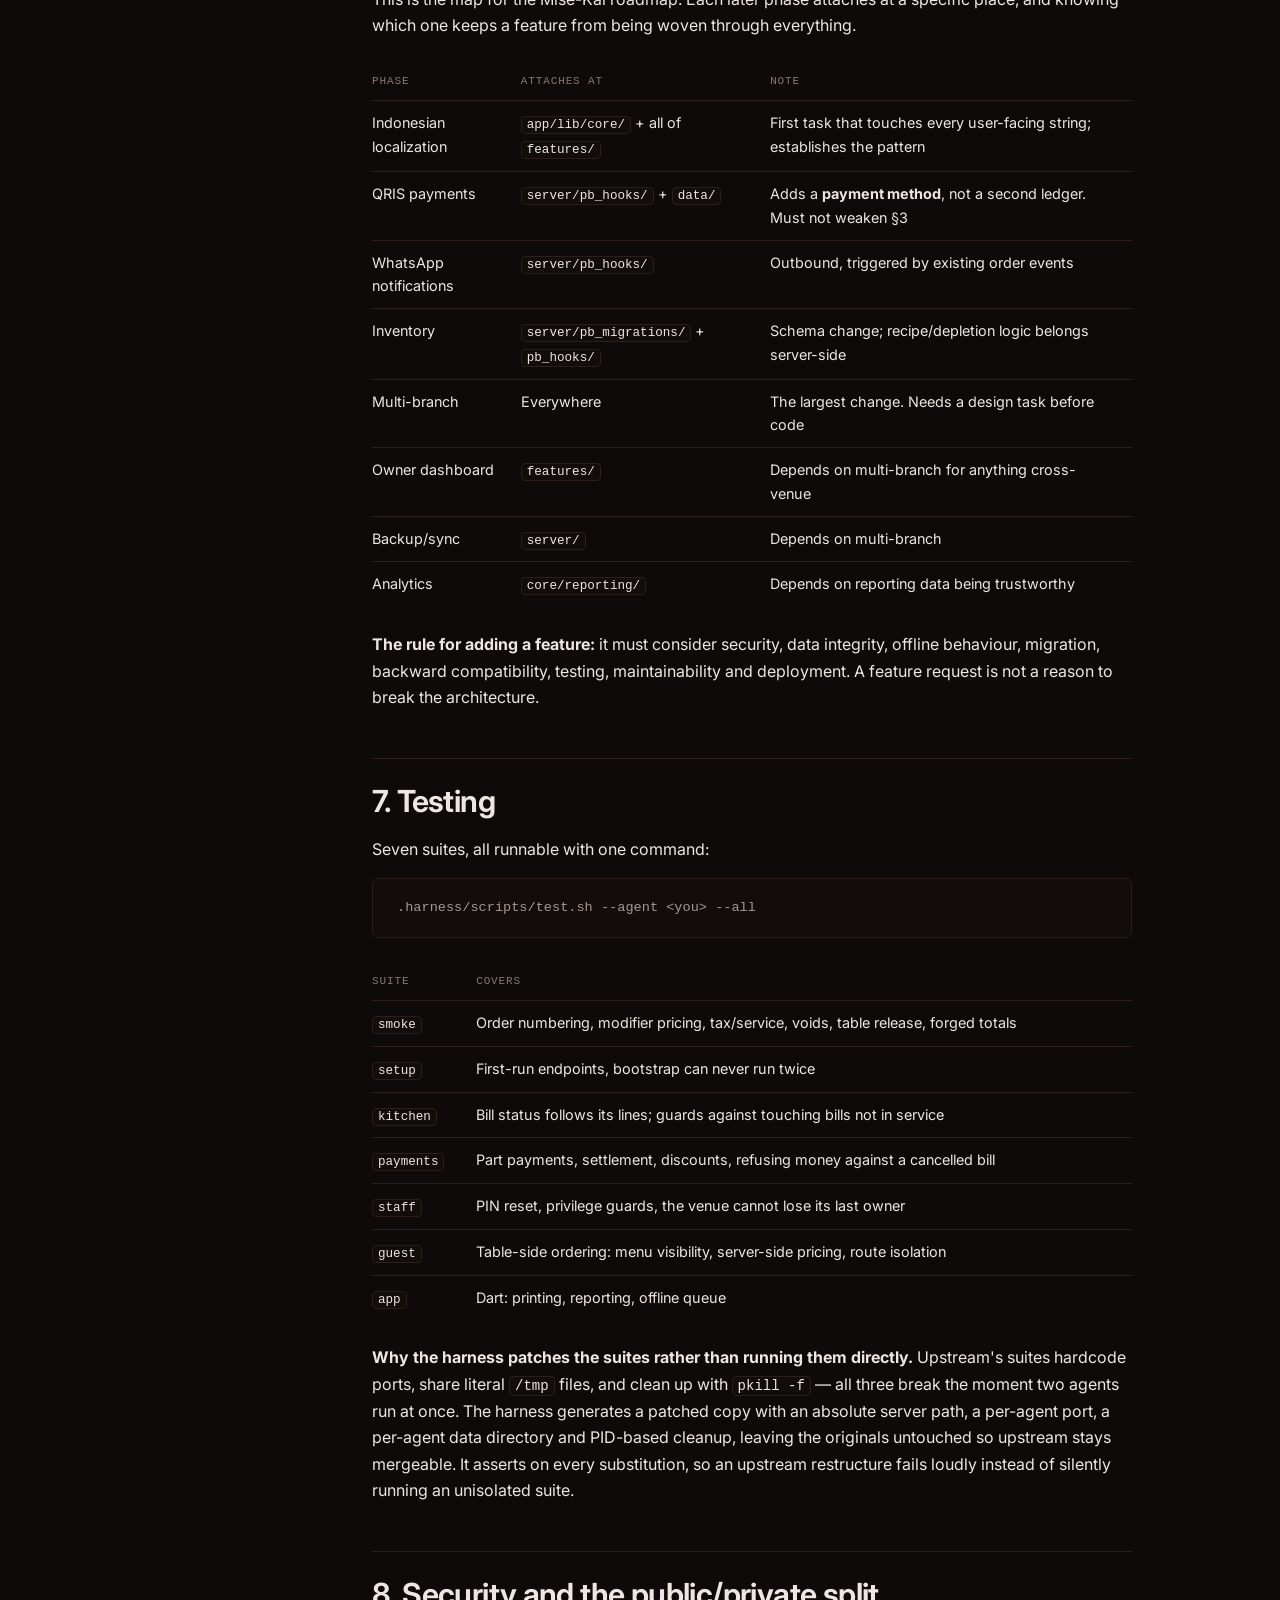
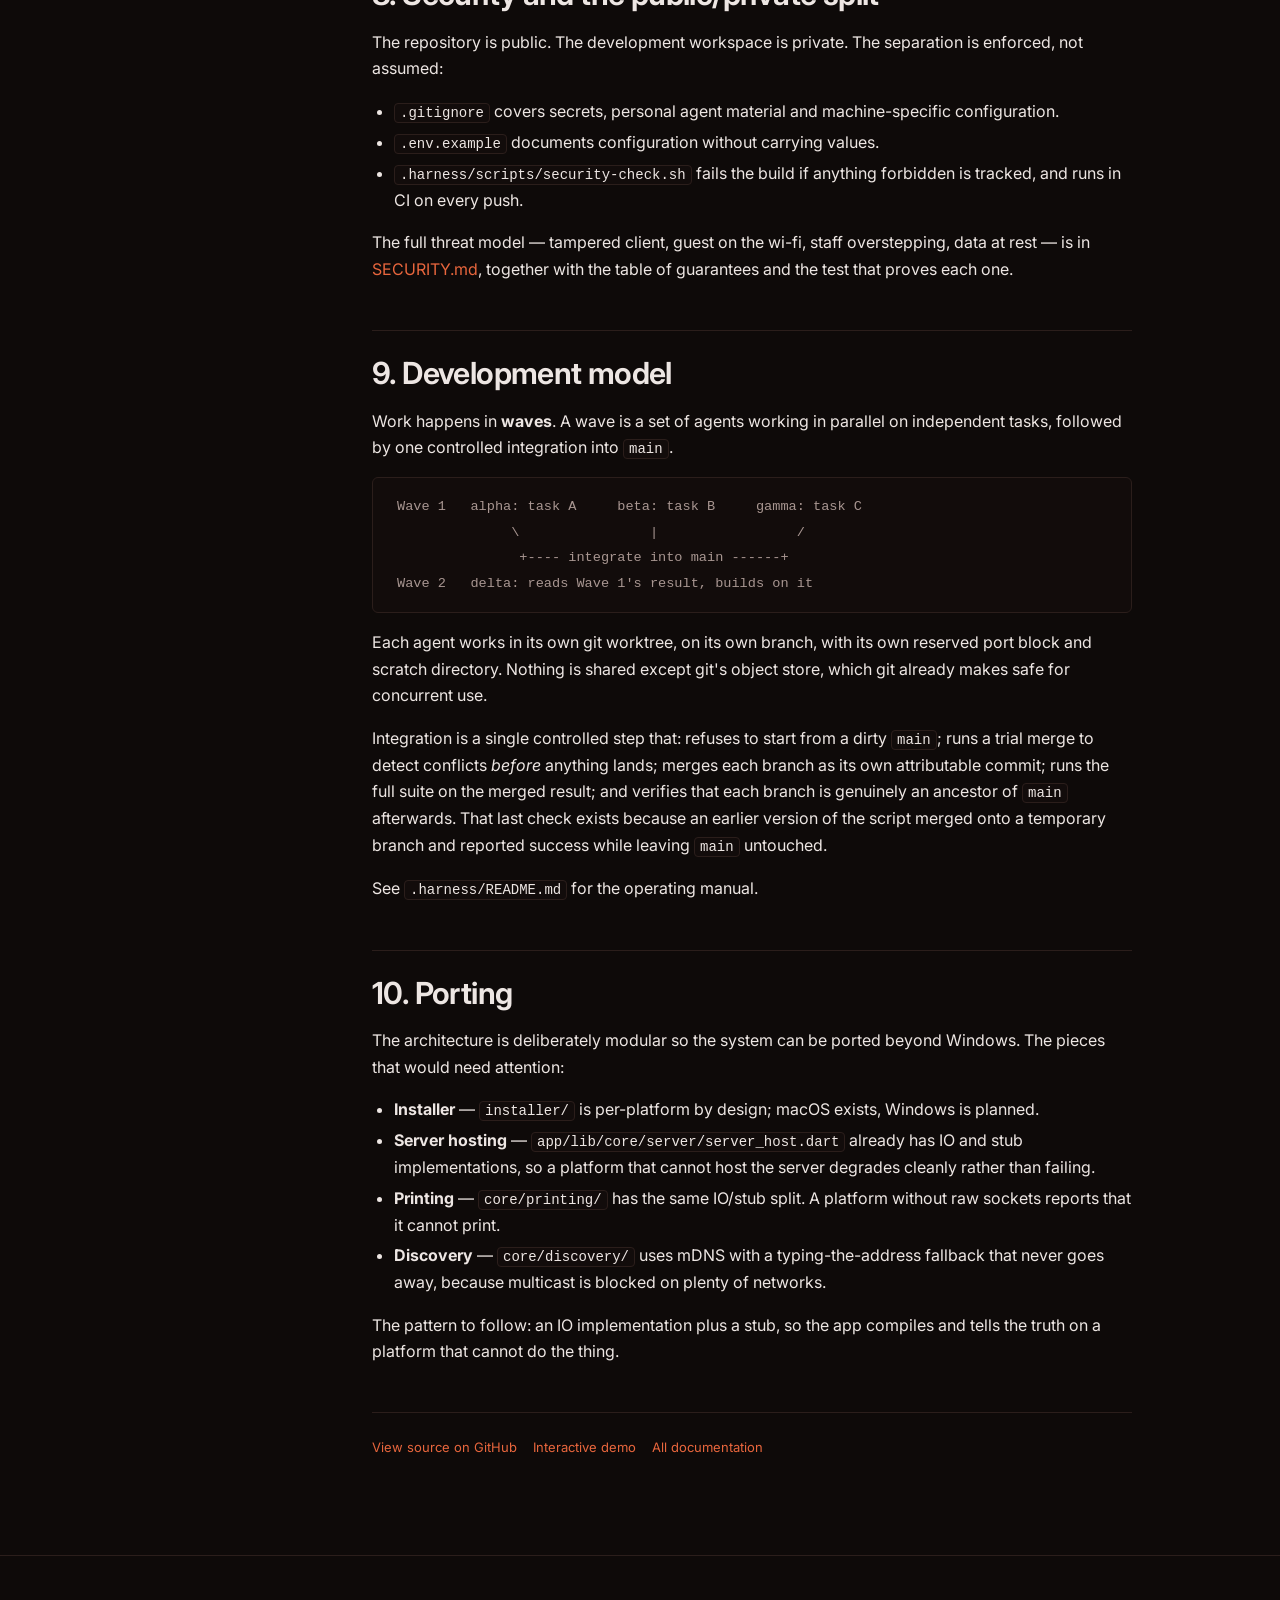
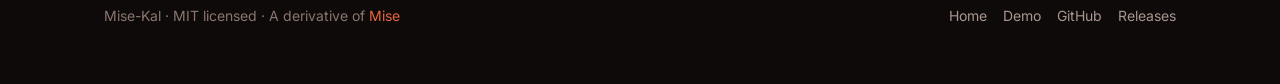
<file: docs/docs/architecture.html>
<!DOCTYPE html>
<html lang="en">
<head>
<meta charset="utf-8">
<meta name="viewport" content="width=device-width, initial-scale=1">
<title>Architecture — Mise-Kal</title>
<meta name="description" content="How the system is put together, where the seams are, and how each future phase attaches to them.">
<meta name="theme-color" content="#0e0a09">
<link rel="preconnect" href="https://fonts.googleapis.com">
<link rel="preconnect" href="https://fonts.gstatic.com" crossorigin>
<link href="https://fonts.googleapis.com/css2?family=Inter:wght@400;500;600;700&display=swap" rel="stylesheet">
<link rel="stylesheet" href="../assets/site.css">
<style>
  /* Documentation pages are a narrower measure than the landing page: body
     text reads badly past about 75 characters, and these pages are mostly
     prose. */
  .doc-layout {
    display: grid;
    grid-template-columns: 220px minmax(0, 1fr);
    gap: var(--space-48);
    align-items: start;
    padding: var(--space-32) 0 var(--space-96);
  }
  @media (max-width: 900px) {
    .doc-layout { grid-template-columns: minmax(0, 1fr); gap: var(--space-24); }
    .doc-nav { position: static !important; }
  }
  .doc-nav {
    position: sticky;
    top: 84px;
    font-size: 13px;
  }
  .doc-nav p {
    font-family: var(--font-mono);
    font-size: 11px;
    letter-spacing: 0.08em;
    text-transform: uppercase;
    color: var(--text-tertiary);
    margin: 0 0 var(--space-12);
  }
  .doc-nav ul { list-style: none; margin: 0; padding: 0; }
  .doc-nav li { margin: 0; }
  .doc-nav a {
    display: block;
    padding: 5px 0;
    color: var(--text-secondary);
    border-left: 2px solid transparent;
    padding-left: 10px;
    margin-left: -12px;
  }
  .doc-nav a:hover { color: var(--text); text-decoration: none; }
  .doc-nav a[aria-current='page'] {
    color: var(--text);
    border-left-color: var(--ember);
  }

  .doc {
    max-width: 76ch;
    min-width: 0;
  }
  .doc h1 {
    font-size: clamp(1.7rem, 4vw, 2.3rem);
    margin-bottom: var(--space-24);
  }
  .doc h2 {
    margin-top: var(--space-48);
    padding-top: var(--space-24);
    border-top: 1px solid var(--border);
  }
  .doc h3 { margin-top: var(--space-32); }
  .doc ul, .doc ol { padding-left: 22px; }
  .doc li { margin: var(--space-4) 0; }
  .doc blockquote {
    margin: var(--space-24) 0;
    padding: var(--space-4) 0 var(--space-4) var(--space-16);
    border-left: 3px solid var(--border-strong);
    color: var(--text-secondary);
  }
  .doc blockquote p { margin: 0; }
  .doc hr {
    border: 0;
    border-top: 1px solid var(--border);
    margin: var(--space-48) 0;
  }
  .doc table { margin: var(--space-24) 0; }
  .doc img { margin: var(--space-16) 0; }
  .doc-links {
    display: flex;
    flex-wrap: wrap;
    gap: var(--space-16);
    margin-top: var(--space-48);
    padding-top: var(--space-24);
    border-top: 1px solid var(--border);
    font-size: 13px;
  }
</style>
</head>
<body>

<a class="skip-link" href="#main">Skip to content</a>

<header class="site-header">
  <div class="wrap">
    <a class="brand" href="../">
      <span class="brand-mark" aria-hidden="true">M</span>
      <span>Mise-Kal</span>
    </a>
    <nav class="site-nav" aria-label="Primary">
      <a href="../demo/">Demo</a>
      <a href="./" aria-current='page'>Documentation</a>
      <a href="https://github.com/thewoldaa/mise-kal">GitHub</a>
    </nav>
  </div>
</header>

<main id="main">
<div class="wrap">
  <div class="doc-layout">
    <nav class="doc-nav" aria-label="Documentation">
      <p>Contents</p>
      <ul>
        <li><a href="owner-guide.html">Owner guide</a></li>
        <li><a href="developing.html">Developer guide</a></li>
        <li><a href="architecture.html" aria-current='page'>Architecture</a></li>
        <li><a href="install-macos.html">Installing on macOS</a></li>
        <li><a href="install-windows.html">Installing on Windows</a></li>
        <li><a href="testing.html">Testing</a></li>
        <li><a href="README.html">Project overview</a></li>
        <li><a href="CONTRIBUTING.html">Contributing</a></li>
        <li><a href="SECURITY.html">Security</a></li>
        <li><a href="CHANGELOG.html">Changelog</a></li>
        <li><a href="AGENTS.html">Working in this repository</a></li>
      </ul>
    </nav>
    <article class="doc">
<p>How the system is put together, why it is put together that way, and where the
seams are for future development.</p>
<p>This is the document to read before making a structural change. The four rules
in §3 are not style preferences — they are what the tests are protecting, and
breaking one silently is how a POS starts losing money.</p>
<hr />
<h2 id="1-repository-layout">1. Repository layout</h2>
<pre><code>mise-kal/
├── PLAN.md                  upstream's design contract (still authoritative)
├── README.md                what this project is, and how it differs from upstream
├── CONTRIBUTING.md          the workflow contract
├── SECURITY.md              threat model and the guarantees the code keeps
├── AGENTS.md                how an AI agent works in this repository
├── LICENSE                  MIT, with upstream's copyright preserved
├── .gitattributes           line endings, pinned (Windows correctness)
├── .gitignore               aggressive; see §8
├── .env.example             configuration template — no values, ever
│
├── .harness/                multi-agent development harness (Mise-Kal addition)
│   ├── README.md
│   ├── scripts/             worktree, wave, test, integrate, cleanup, security
│   ├── tasks/               task definitions with front matter
│   └── waves/               wave manifests
│
├── server/                  PocketBase: schema + all business rules
│   ├── VERSION              pinned PocketBase version
│   ├── pb_migrations/       the schema, version-controlled
│   ├── pb_hooks/            rules that cannot live on a client
│   ├── pb_public/           the guest-facing page
│   ├── scripts/             dev server + six test suites
│   └── fetch_pocketbase.sh  downloads the pinned binary (not vendored)
│
├── app/                     Flutter: one binary, three role-based shells
│   ├── lib/core/            design system, router, discovery, printing, reporting
│   ├── lib/data/            models, repositories, offline queue
│   ├── lib/features/        setup, auth, pos, kds, manager
│   └── test/                Dart tests
│
├── installer/               packaging (macOS today, Windows planned)
└── docs/                    owner guide, developer guide, install guides
</code></pre>
<h2 id="2-the-shape-of-the-system">2. The shape of the system</h2>
<pre><code>                    ┌─────────────────────────────────────┐
                    │  PocketBase (one binary, on-site)   │
                    │  ┌───────────────┐ ┌─────────────┐  │
   Flutter app ────▶│  │  migrations   │ │   hooks     │  │
   (POS/KDS/Manager)│  │  the schema   │ │ order no's  │  │
        │           │  │               │ │ ALL MONEY   │  │
        │           │  └───────────────┘ │ guards      │  │
        │           │        SQLite       │ audit       │  │
        │           │                     └─────────────┘  │
        │           │  realtime subscriptions              │
        │           └─────────────────────────────────────┘
        │                          ▲
        │                          │ HTTP (LAN only)
   ESC/POS over TCP 9100           │
   (thermal printers)      guest phone (QR, browser)
</code></pre>
<p><strong>One server, one binary.</strong> PocketBase contains the database, authentication,
realtime subscriptions, file storage and an admin UI. There is no cloud service,
no account, no credit card. This is what makes the offline guarantee possible:
the server is a machine in the restaurant, so losing the internet does not lose
the POS.</p>
<p><strong>One app, three shells.</strong> Not three downloads. The signed-in staff member's
role decides which shell they get. One codebase, one installer, one thing to
explain to a restaurant.</p>
<p><strong>The server owns every rule that involves money.</strong> The client displays totals;
it never computes them.</p>
<h2 id="3-the-four-rules">3. The four rules</h2>
<p>These are load-bearing. Each is enforced in code and covered by a test. Breaking
one silently is how a restaurant loses money, so they are stated here in full.</p>
<h3 id="money-is-only-ever-computed-on-the-server">Money is only ever computed on the server</h3>
<p><code>server/pb_hooks/lib_money.js</code> recomputes every order's totals on write. A
client that PATCHes a forged <code>total</code> has it overwritten. The client displays
numbers; it does not add them up.</p>
<p><em>Why:</em> a POS must never let a tampered client decide what a bill costs. The
tablet is on the restaurant's wi-fi and could be anything.</p>
<p><em>Test:</em> <code>smoke</code> — "Client cannot forge a total".</p>
<h3 id="menu-names-and-prices-are-snapshotted-onto-order-lines">Menu names and prices are snapshotted onto order lines</h3>
<p>When an item is added to an order, its name and unit price are copied onto the
line. The line does not reference the menu item for pricing.</p>
<p><em>Why:</em> editing tomorrow's menu must never rewrite yesterday's bill.</p>
<p><em>Test:</em> <code>smoke</code> — line totals are asserted against snapshot values.</p>
<h3 id="takings-are-counted-by-when-a-bill-closed">Takings are counted by when a bill closed</h3>
<p>Reports and shifts key on <code>closed_at</code>, not <code>created_at</code>.</p>
<p><em>Why:</em> a table seated before a shift began and settled during it is that
shift's takings. Keying on creation credits the money to the wrong session and
leaves the drawer looking short.</p>
<p><em>Test:</em> <code>payments</code> — settlement and shift figures.</p>
<h3 id="ageing-and-status-use-separate-colour-channels">Ageing and status use separate colour channels</h3>
<p>On the kitchen display, a ticket's <strong>border and timer</strong> carry how long it has
been waiting. Its <strong>dots and chips</strong> carry what state each item is in.</p>
<p><em>Why:</em> merging them makes a late ticket full of cooking items unreadable — the
two meanings fight each other. Red frame plus blue dots reads correctly at a
glance.</p>
<p><em>Test:</em> visual; documented in <code>docs/developing.md</code>.</p>
<h2 id="4-data-model">4. Data model</h2>
<p>PocketBase collections, defined as JS migrations so the schema is
version-controlled and reproducible on a fresh install.</p>
<table>
<thead>
<tr>
<th>Collection</th>
<th>Holds</th>
</tr>
</thead>
<tbody>
<tr>
<td><code>restaurant</code></td>
<td>Name, logo, address, phone, currency, tax rate, service charge</td>
</tr>
<tr>
<td><code>staff</code></td>
<td>Auth collection — name, PIN, role, active</td>
</tr>
<tr>
<td><code>categories</code></td>
<td>Name, sort order, image, active</td>
</tr>
<tr>
<td><code>menu_items</code></td>
<td>Category, name, description, price, image, prep time, active</td>
</tr>
<tr>
<td><code>modifier_groups</code></td>
<td>Name, min/max selectable, required</td>
</tr>
<tr>
<td><code>modifiers</code></td>
<td>Group, name, price delta</td>
</tr>
<tr>
<td><code>menu_item_modifiers</code></td>
<td>Which groups apply to which items</td>
</tr>
<tr>
<td><code>tables</code></td>
<td>Label, seats, zone, current status</td>
</tr>
<tr>
<td><code>orders</code></td>
<td>Number, type, table, staff, status, money columns, timestamps</td>
</tr>
<tr>
<td><code>order_items</code></td>
<td>Order, item, qty, unit price snapshot, modifiers, notes, status</td>
</tr>
<tr>
<td><code>payments</code></td>
<td>Order, method, amount, reference, staff</td>
</tr>
<tr>
<td><code>shifts</code></td>
<td>Staff, open/close times, opening and closing cash, variance</td>
</tr>
<tr>
<td><code>printers</code></td>
<td>Name, IP, port, role, paper width</td>
</tr>
<tr>
<td><code>audit_log</code></td>
<td>Who changed what, when — voids and discounts especially</td>
</tr>
</tbody>
</table>
<p><strong>Schema changes are additive migrations.</strong> Never edit an applied migration: a
machine that already ran it would end up with a different schema from a fresh
install, and that difference is invisible until it corrupts something.</p>
<h2 id="5-layers">5. Layers</h2>
<pre><code>app/lib/features/     role shells: setup, auth, pos, kds, manager
        │             depends on ▼
app/lib/data/         models, repositories, offline queue, live queries
        │             depends on ▼
app/lib/core/         theme, printing, reporting, discovery, widgets
                      depends on nothing above it
</code></pre>
<p>The dependency direction is one-way. <code>core/</code> never imports from <code>features/</code>. A
feature that needs something from another feature is a sign the shared part
belongs in <code>data/</code> or <code>core/</code>.</p>
<p><strong>Printing</strong> lives in <code>core/printing/</code> with an IO implementation and a stub, so
the web build compiles and can say plainly that a browser cannot open a raw
socket, rather than failing strangely.</p>
<p><strong>Offline</strong> lives in <code>data/offline/</code>. Adding to a bill works offline and queues
to disk. Firing to the kitchen and settling a bill deliberately do <em>not</em>: the
kitchen screen is the thing being written to, and a total only the server
computes cannot honestly be guessed at on a tablet.</p>
<h2 id="6-where-the-seams-are-for-new-work">6. Where the seams are for new work</h2>
<p>This is the map for the Mise-Kal roadmap. Each later phase attaches at a
specific place, and knowing which one keeps a feature from being woven through
everything.</p>
<table>
<thead>
<tr>
<th>Phase</th>
<th>Attaches at</th>
<th>Note</th>
</tr>
</thead>
<tbody>
<tr>
<td>Indonesian localization</td>
<td><code>app/lib/core/</code> + all of <code>features/</code></td>
<td>First task that touches every user-facing string; establishes the pattern</td>
</tr>
<tr>
<td>QRIS payments</td>
<td><code>server/pb_hooks/</code> + <code>data/</code></td>
<td>Adds a <strong>payment method</strong>, not a second ledger. Must not weaken §3</td>
</tr>
<tr>
<td>WhatsApp notifications</td>
<td><code>server/pb_hooks/</code></td>
<td>Outbound, triggered by existing order events</td>
</tr>
<tr>
<td>Inventory</td>
<td><code>server/pb_migrations/</code> + <code>pb_hooks/</code></td>
<td>Schema change; recipe/depletion logic belongs server-side</td>
</tr>
<tr>
<td>Multi-branch</td>
<td>Everywhere</td>
<td>The largest change. Needs a design task before code</td>
</tr>
<tr>
<td>Owner dashboard</td>
<td><code>features/</code></td>
<td>Depends on multi-branch for anything cross-venue</td>
</tr>
<tr>
<td>Backup/sync</td>
<td><code>server/</code></td>
<td>Depends on multi-branch</td>
</tr>
<tr>
<td>Analytics</td>
<td><code>core/reporting/</code></td>
<td>Depends on reporting data being trustworthy</td>
</tr>
</tbody>
</table>
<p><strong>The rule for adding a feature:</strong> it must consider security, data integrity,
offline behaviour, migration, backward compatibility, testing, maintainability
and deployment. A feature request is not a reason to break the architecture.</p>
<h2 id="7-testing">7. Testing</h2>
<p>Seven suites, all runnable with one command:</p>
<pre><code class="language-bash">.harness/scripts/test.sh --agent &lt;you&gt; --all
</code></pre>
<table>
<thead>
<tr>
<th>Suite</th>
<th>Covers</th>
</tr>
</thead>
<tbody>
<tr>
<td><code>smoke</code></td>
<td>Order numbering, modifier pricing, tax/service, voids, table release, forged totals</td>
</tr>
<tr>
<td><code>setup</code></td>
<td>First-run endpoints, bootstrap can never run twice</td>
</tr>
<tr>
<td><code>kitchen</code></td>
<td>Bill status follows its lines; guards against touching bills not in service</td>
</tr>
<tr>
<td><code>payments</code></td>
<td>Part payments, settlement, discounts, refusing money against a cancelled bill</td>
</tr>
<tr>
<td><code>staff</code></td>
<td>PIN reset, privilege guards, the venue cannot lose its last owner</td>
</tr>
<tr>
<td><code>guest</code></td>
<td>Table-side ordering: menu visibility, server-side pricing, route isolation</td>
</tr>
<tr>
<td><code>app</code></td>
<td>Dart: printing, reporting, offline queue</td>
</tr>
</tbody>
</table>
<p><strong>Why the harness patches the suites rather than running them directly.</strong>
Upstream's suites hardcode ports, share literal <code>/tmp</code> files, and clean up with
<code>pkill -f</code> — all three break the moment two agents run at once. The harness
generates a patched copy with an absolute server path, a per-agent port, a
per-agent data directory and PID-based cleanup, leaving the originals untouched
so upstream stays mergeable. It asserts on every substitution, so an upstream
restructure fails loudly instead of silently running an unisolated suite.</p>
<h2 id="8-security-and-the-publicprivate-split">8. Security and the public/private split</h2>
<p>The repository is public. The development workspace is private. The separation
is enforced, not assumed:</p>
<ul>
<li><code>.gitignore</code> covers secrets, personal agent material and machine-specific
  configuration.</li>
<li><code>.env.example</code> documents configuration without carrying values.</li>
<li><code>.harness/scripts/security-check.sh</code> fails the build if anything forbidden is
  tracked, and runs in CI on every push.</li>
</ul>
<p>The full threat model — tampered client, guest on the wi-fi, staff overstepping,
data at rest — is in <a href="https://github.com/thewoldaa/mise-kal/blob/main/../SECURITY.md">SECURITY.md</a>, together with the table of
guarantees and the test that proves each one.</p>
<h2 id="9-development-model">9. Development model</h2>
<p>Work happens in <strong>waves</strong>. A wave is a set of agents working in parallel on
independent tasks, followed by one controlled integration into <code>main</code>.</p>
<pre><code>Wave 1   alpha: task A     beta: task B     gamma: task C
              \                |                 /
               +---- integrate into main ------+
Wave 2   delta: reads Wave 1's result, builds on it
</code></pre>
<p>Each agent works in its own git worktree, on its own branch, with its own
reserved port block and scratch directory. Nothing is shared except git's object
store, which git already makes safe for concurrent use.</p>
<p>Integration is a single controlled step that: refuses to start from a dirty
<code>main</code>; runs a trial merge to detect conflicts <em>before</em> anything lands; merges
each branch as its own attributable commit; runs the full suite on the merged
result; and verifies that each branch is genuinely an ancestor of <code>main</code>
afterwards. That last check exists because an earlier version of the script
merged onto a temporary branch and reported success while leaving <code>main</code>
untouched.</p>
<p>See <a href="https://github.com/thewoldaa/mise-kal/blob/main/../.harness/README.md"><code>.harness/README.md</code></a> for the operating manual.</p>
<h2 id="10-porting">10. Porting</h2>
<p>The architecture is deliberately modular so the system can be ported beyond
Windows. The pieces that would need attention:</p>
<ul>
<li><strong>Installer</strong> — <code>installer/</code> is per-platform by design; macOS exists, Windows
  is planned.</li>
<li><strong>Server hosting</strong> — <code>app/lib/core/server/server_host.dart</code> already has IO and
  stub implementations, so a platform that cannot host the server degrades
  cleanly rather than failing.</li>
<li><strong>Printing</strong> — <code>core/printing/</code> has the same IO/stub split. A platform without
  raw sockets reports that it cannot print.</li>
<li><strong>Discovery</strong> — <code>core/discovery/</code> uses mDNS with a typing-the-address fallback
  that never goes away, because multicast is blocked on plenty of networks.</li>
</ul>
<p>The pattern to follow: an IO implementation plus a stub, so the app compiles and
tells the truth on a platform that cannot do the thing.</p>
      <div class="doc-links">
        <a href="https://github.com/thewoldaa/mise-kal/blob/main/docs/architecture.md">View source on GitHub</a>
        <a href="../demo/">Interactive demo</a>
        <a href="./">All documentation</a>
      </div>
    </article>
  </div>
</div>
</main>

<footer class="site-footer">
  <div class="wrap">
    <div>
      <p class="mb-0">
        Mise-Kal &middot; MIT licensed &middot; A derivative of
        <a href="https://github.com/devShakib015/mise">Mise</a>
      </p>
    </div>
    <nav class="footer-links" aria-label="Footer">
      <a href="../">Home</a>
      <a href="../demo/">Demo</a>
      <a href="https://github.com/thewoldaa/mise-kal">GitHub</a>
      <a href="https://github.com/thewoldaa/mise-kal/releases">Releases</a>
    </nav>
  </div>
</footer>

</body>
</html>
</file>
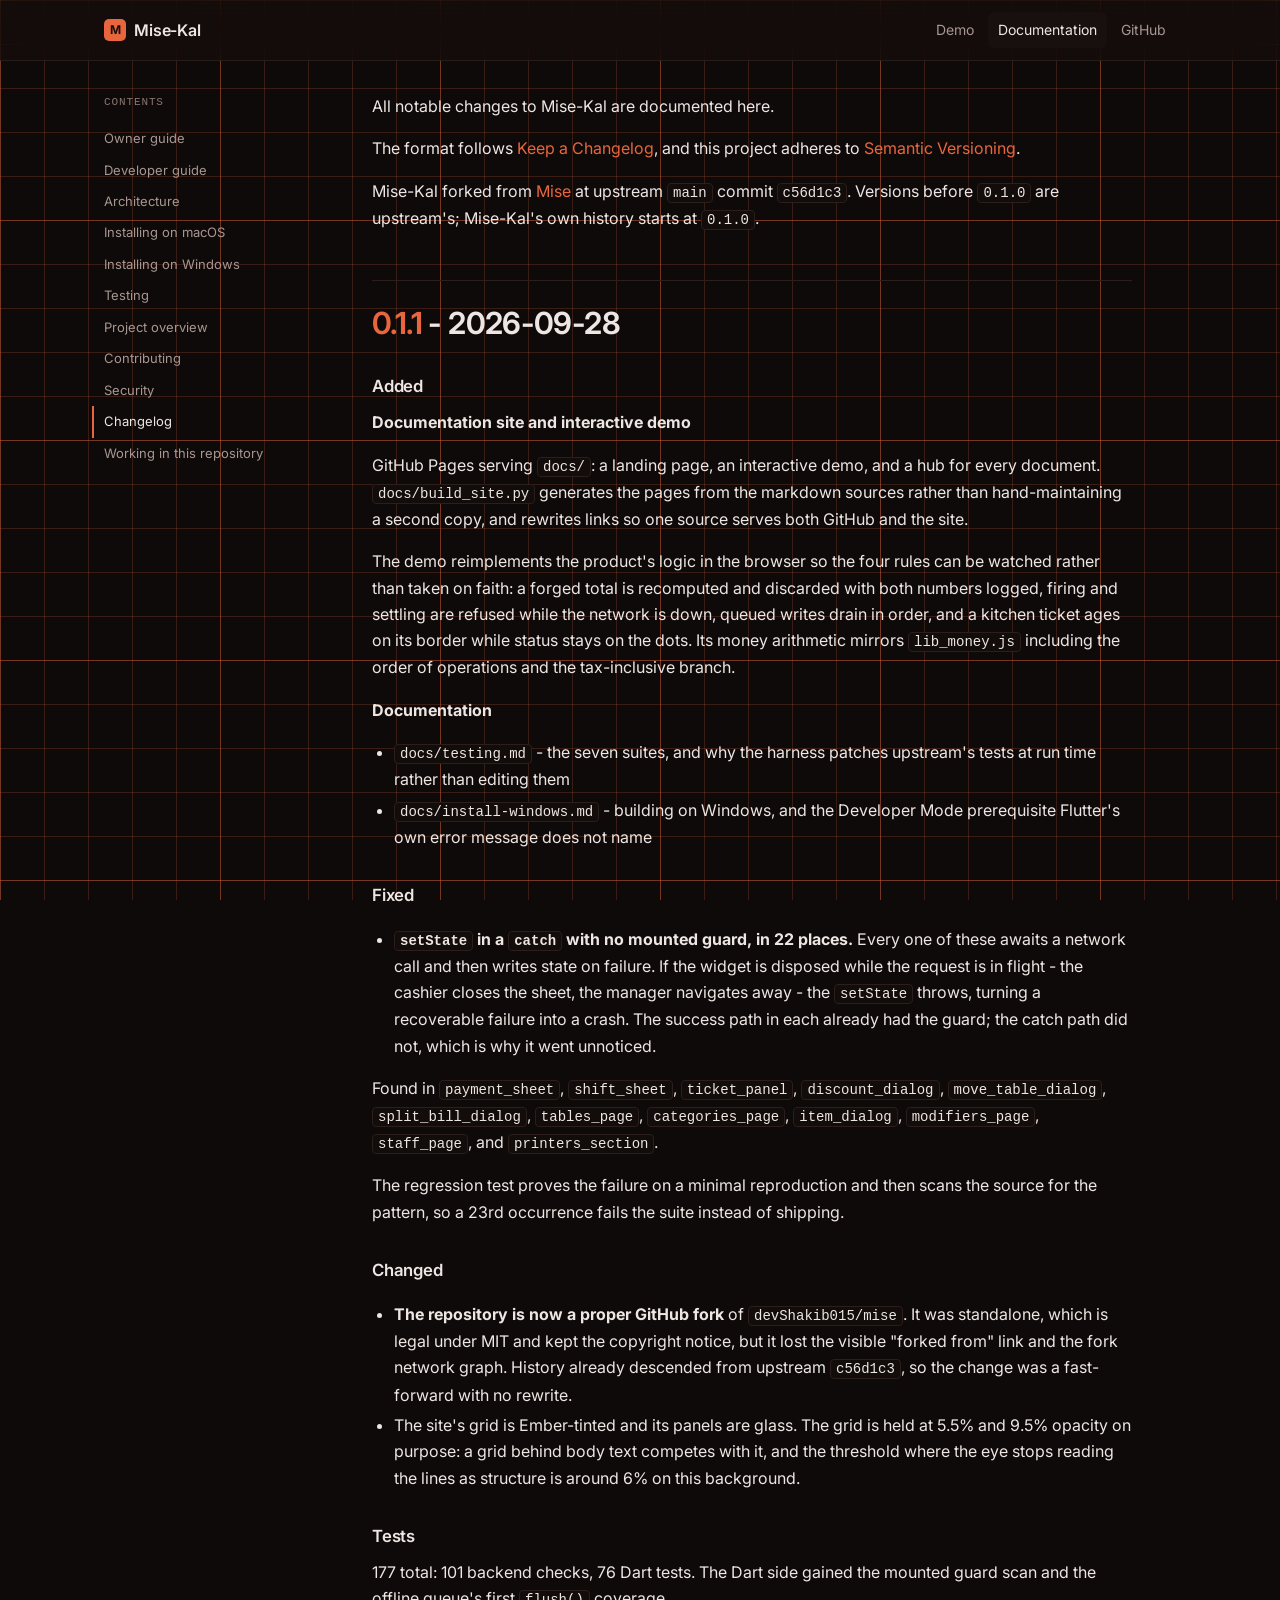
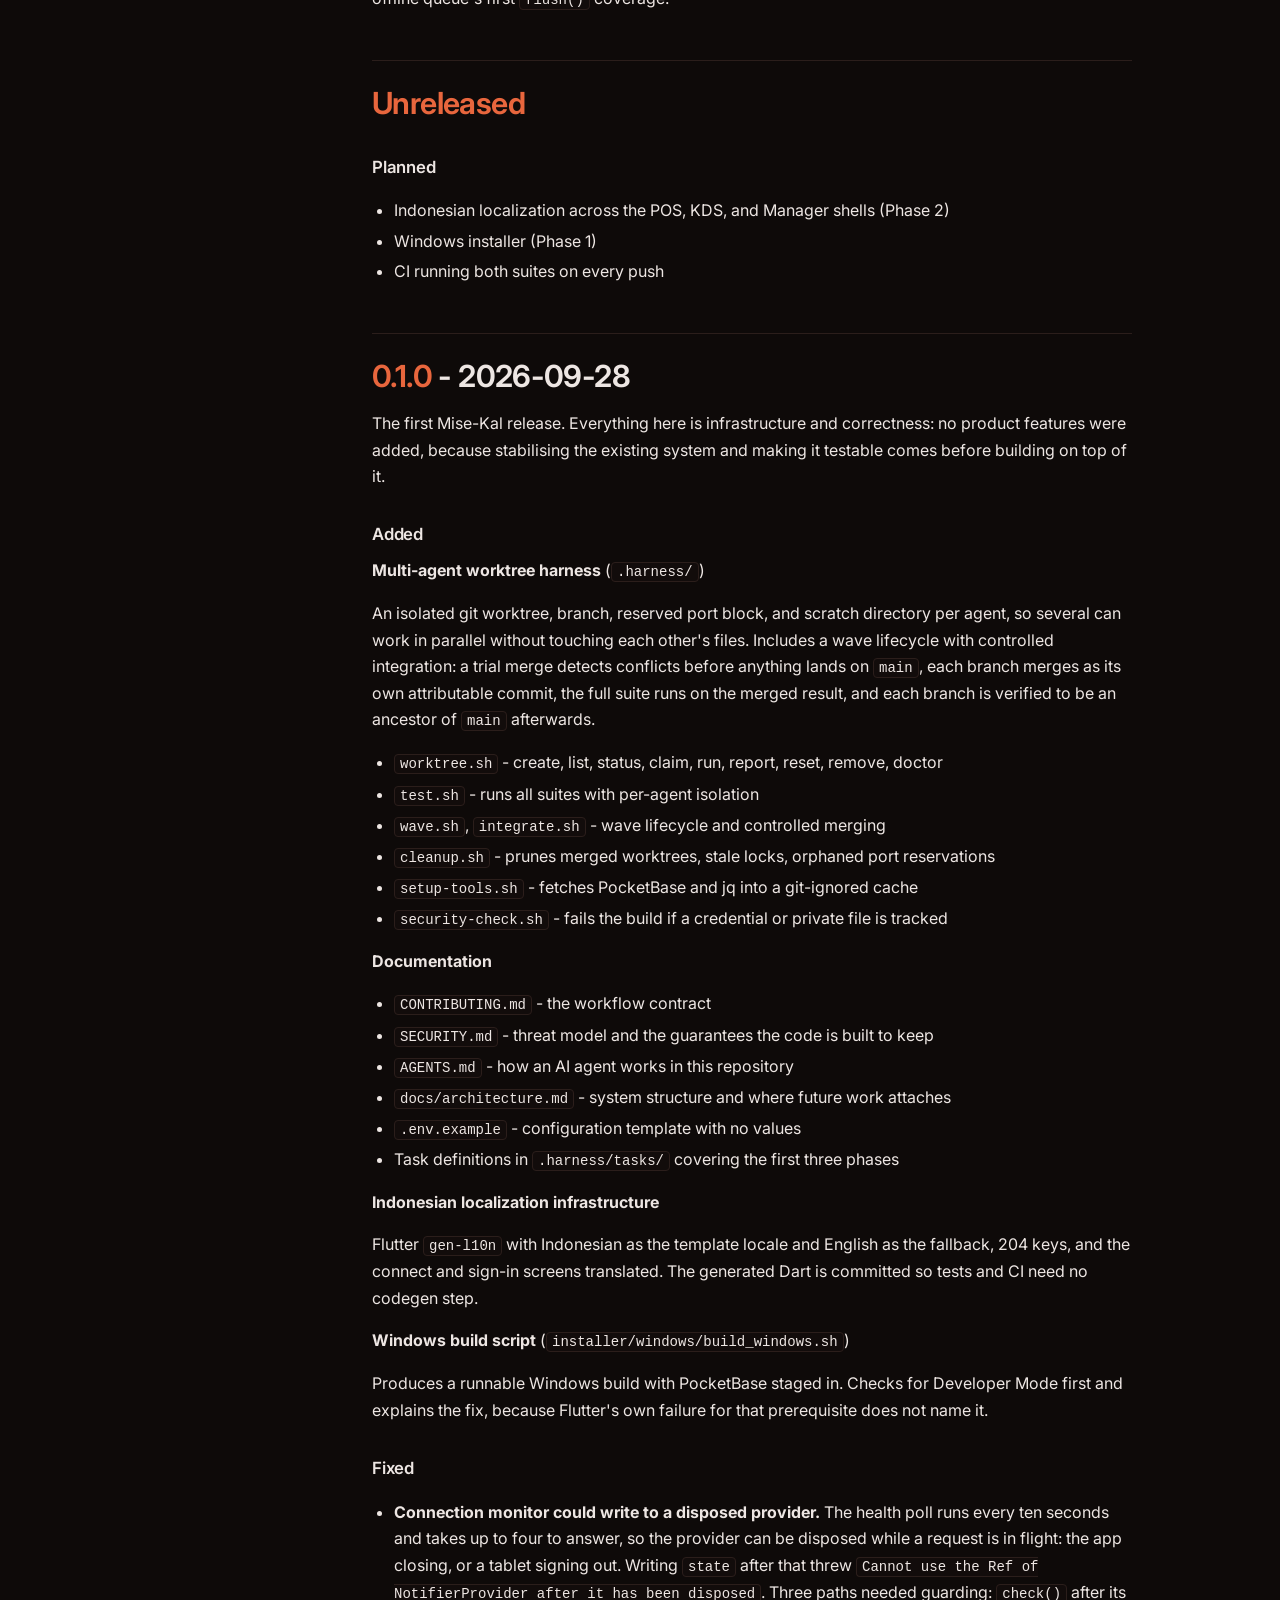
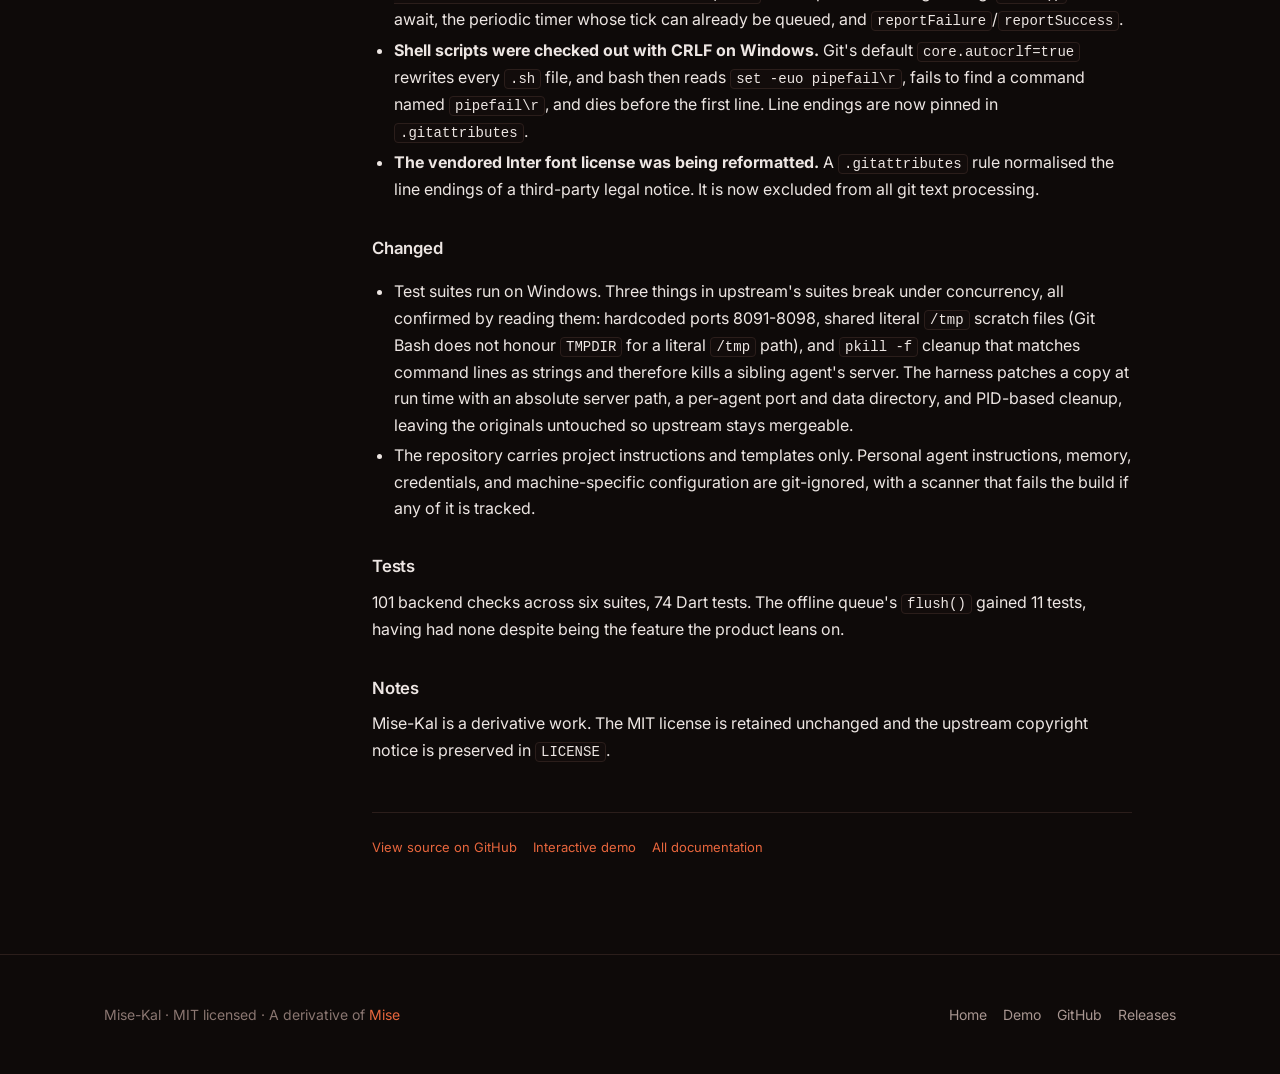
<file: docs/docs/CHANGELOG.html>
<!DOCTYPE html>
<html lang="en">
<head>
<meta charset="utf-8">
<meta name="viewport" content="width=device-width, initial-scale=1">
<title>Changelog — Mise-Kal</title>
<meta name="description" content="What changed in each release.">
<meta name="theme-color" content="#0e0a09">
<link rel="preconnect" href="https://fonts.googleapis.com">
<link rel="preconnect" href="https://fonts.gstatic.com" crossorigin>
<link href="https://fonts.googleapis.com/css2?family=Inter:wght@400;500;600;700&display=swap" rel="stylesheet">
<link rel="stylesheet" href="../assets/site.css">
<style>
  /* Documentation pages are a narrower measure than the landing page: body
     text reads badly past about 75 characters, and these pages are mostly
     prose. */
  .doc-layout {
    display: grid;
    grid-template-columns: 220px minmax(0, 1fr);
    gap: var(--space-48);
    align-items: start;
    padding: var(--space-32) 0 var(--space-96);
  }
  @media (max-width: 900px) {
    .doc-layout { grid-template-columns: minmax(0, 1fr); gap: var(--space-24); }
    .doc-nav { position: static !important; }
  }
  .doc-nav {
    position: sticky;
    top: 84px;
    font-size: 13px;
  }
  .doc-nav p {
    font-family: var(--font-mono);
    font-size: 11px;
    letter-spacing: 0.08em;
    text-transform: uppercase;
    color: var(--text-tertiary);
    margin: 0 0 var(--space-12);
  }
  .doc-nav ul { list-style: none; margin: 0; padding: 0; }
  .doc-nav li { margin: 0; }
  .doc-nav a {
    display: block;
    padding: 5px 0;
    color: var(--text-secondary);
    border-left: 2px solid transparent;
    padding-left: 10px;
    margin-left: -12px;
  }
  .doc-nav a:hover { color: var(--text); text-decoration: none; }
  .doc-nav a[aria-current='page'] {
    color: var(--text);
    border-left-color: var(--ember);
  }

  .doc {
    max-width: 76ch;
    min-width: 0;
  }
  .doc h1 {
    font-size: clamp(1.7rem, 4vw, 2.3rem);
    margin-bottom: var(--space-24);
  }
  .doc h2 {
    margin-top: var(--space-48);
    padding-top: var(--space-24);
    border-top: 1px solid var(--border);
  }
  .doc h3 { margin-top: var(--space-32); }
  .doc ul, .doc ol { padding-left: 22px; }
  .doc li { margin: var(--space-4) 0; }
  .doc blockquote {
    margin: var(--space-24) 0;
    padding: var(--space-4) 0 var(--space-4) var(--space-16);
    border-left: 3px solid var(--border-strong);
    color: var(--text-secondary);
  }
  .doc blockquote p { margin: 0; }
  .doc hr {
    border: 0;
    border-top: 1px solid var(--border);
    margin: var(--space-48) 0;
  }
  .doc table { margin: var(--space-24) 0; }
  .doc img { margin: var(--space-16) 0; }
  .doc-links {
    display: flex;
    flex-wrap: wrap;
    gap: var(--space-16);
    margin-top: var(--space-48);
    padding-top: var(--space-24);
    border-top: 1px solid var(--border);
    font-size: 13px;
  }
</style>
</head>
<body>

<a class="skip-link" href="#main">Skip to content</a>

<header class="site-header">
  <div class="wrap">
    <a class="brand" href="../">
      <span class="brand-mark" aria-hidden="true">M</span>
      <span>Mise-Kal</span>
    </a>
    <nav class="site-nav" aria-label="Primary">
      <a href="../demo/">Demo</a>
      <a href="./" aria-current='page'>Documentation</a>
      <a href="https://github.com/thewoldaa/mise-kal">GitHub</a>
    </nav>
  </div>
</header>

<main id="main">
<div class="wrap">
  <div class="doc-layout">
    <nav class="doc-nav" aria-label="Documentation">
      <p>Contents</p>
      <ul>
        <li><a href="owner-guide.html">Owner guide</a></li>
        <li><a href="developing.html">Developer guide</a></li>
        <li><a href="architecture.html">Architecture</a></li>
        <li><a href="install-macos.html">Installing on macOS</a></li>
        <li><a href="install-windows.html">Installing on Windows</a></li>
        <li><a href="testing.html">Testing</a></li>
        <li><a href="README.html">Project overview</a></li>
        <li><a href="CONTRIBUTING.html">Contributing</a></li>
        <li><a href="SECURITY.html">Security</a></li>
        <li><a href="CHANGELOG.html" aria-current='page'>Changelog</a></li>
        <li><a href="AGENTS.html">Working in this repository</a></li>
      </ul>
    </nav>
    <article class="doc">
<p>All notable changes to Mise-Kal are documented here.</p>
<p>The format follows <a href="https://keepachangelog.com/en/1.1.0/">Keep a Changelog</a>,
and this project adheres to <a href="https://semver.org/spec/v2.0.0.html">Semantic Versioning</a>.</p>
<p>Mise-Kal forked from <a href="https://github.com/devShakib015/mise">Mise</a> at upstream
<code>main</code> commit <code>c56d1c3</code>. Versions before <code>0.1.0</code> are upstream's; Mise-Kal's own
history starts at <code>0.1.0</code>.</p>
<h2 id="011-2026-09-28"><a href="https://github.com/thewoldaa/mise-kal/releases/tag/v0.1.1">0.1.1</a> - 2026-09-28</h2>
<h3 id="added">Added</h3>
<p><strong>Documentation site and interactive demo</strong></p>
<p>GitHub Pages serving <code>docs/</code>: a landing page, an interactive demo, and a hub
for every document. <code>docs/build_site.py</code> generates the pages from the markdown
sources rather than hand-maintaining a second copy, and rewrites links so one
source serves both GitHub and the site.</p>
<p>The demo reimplements the product's logic in the browser so the four rules can
be watched rather than taken on faith: a forged total is recomputed and
discarded with both numbers logged, firing and settling are refused while the
network is down, queued writes drain in order, and a kitchen ticket ages on its
border while status stays on the dots. Its money arithmetic mirrors
<code>lib_money.js</code> including the order of operations and the tax-inclusive branch.</p>
<p><strong>Documentation</strong></p>
<ul>
<li><code>docs/testing.md</code> - the seven suites, and why the harness patches upstream's
  tests at run time rather than editing them</li>
<li><code>docs/install-windows.md</code> - building on Windows, and the Developer Mode
  prerequisite Flutter's own error message does not name</li>
</ul>
<h3 id="fixed">Fixed</h3>
<ul>
<li><strong><code>setState</code> in a <code>catch</code> with no mounted guard, in 22 places.</strong> Every one of
  these awaits a network call and then writes state on failure. If the widget is
  disposed while the request is in flight - the cashier closes the sheet, the
  manager navigates away - the <code>setState</code> throws, turning a recoverable failure
  into a crash. The success path in each already had the guard; the catch path
  did not, which is why it went unnoticed.</li>
</ul>
<p>Found in <code>payment_sheet</code>, <code>shift_sheet</code>, <code>ticket_panel</code>, <code>discount_dialog</code>,
  <code>move_table_dialog</code>, <code>split_bill_dialog</code>, <code>tables_page</code>, <code>categories_page</code>,
  <code>item_dialog</code>, <code>modifiers_page</code>, <code>staff_page</code>, and <code>printers_section</code>.</p>
<p>The regression test proves the failure on a minimal reproduction and then
  scans the source for the pattern, so a 23rd occurrence fails the suite instead
  of shipping.</p>
<h3 id="changed">Changed</h3>
<ul>
<li>
<p><strong>The repository is now a proper GitHub fork</strong> of <code>devShakib015/mise</code>. It was
  standalone, which is legal under MIT and kept the copyright notice, but it
  lost the visible "forked from" link and the fork network graph. History
  already descended from upstream <code>c56d1c3</code>, so the change was a fast-forward
  with no rewrite.</p>
</li>
<li>
<p>The site's grid is Ember-tinted and its panels are glass. The grid is held at
  5.5% and 9.5% opacity on purpose: a grid behind body text competes with it,
  and the threshold where the eye stops reading the lines as structure is around
  6% on this background.</p>
</li>
</ul>
<h3 id="tests">Tests</h3>
<p>177 total: 101 backend checks, 76 Dart tests. The Dart side gained the mounted
guard scan and the offline queue's first <code>flush()</code> coverage.</p>
<h2 id="unreleased"><a href="https://github.com/thewoldaa/mise-kal/compare/v0.1.1...HEAD">Unreleased</a></h2>
<h3 id="planned">Planned</h3>
<ul>
<li>Indonesian localization across the POS, KDS, and Manager shells (Phase 2)</li>
<li>Windows installer (Phase 1)</li>
<li>CI running both suites on every push</li>
</ul>
<h2 id="010-2026-09-28"><a href="https://github.com/thewoldaa/mise-kal/releases/tag/v0.1.0">0.1.0</a> - 2026-09-28</h2>
<p>The first Mise-Kal release. Everything here is infrastructure and correctness:
no product features were added, because stabilising the existing system and
making it testable comes before building on top of it.</p>
<h3 id="added_1">Added</h3>
<p><strong>Multi-agent worktree harness</strong> (<code>.harness/</code>)</p>
<p>An isolated git worktree, branch, reserved port block, and scratch directory per
agent, so several can work in parallel without touching each other's files.
Includes a wave lifecycle with controlled integration: a trial merge detects
conflicts before anything lands on <code>main</code>, each branch merges as its own
attributable commit, the full suite runs on the merged result, and each branch
is verified to be an ancestor of <code>main</code> afterwards.</p>
<ul>
<li><code>worktree.sh</code> - create, list, status, claim, run, report, reset, remove, doctor</li>
<li><code>test.sh</code> - runs all suites with per-agent isolation</li>
<li><code>wave.sh</code>, <code>integrate.sh</code> - wave lifecycle and controlled merging</li>
<li><code>cleanup.sh</code> - prunes merged worktrees, stale locks, orphaned port reservations</li>
<li><code>setup-tools.sh</code> - fetches PocketBase and jq into a git-ignored cache</li>
<li><code>security-check.sh</code> - fails the build if a credential or private file is tracked</li>
</ul>
<p><strong>Documentation</strong></p>
<ul>
<li><code>CONTRIBUTING.md</code> - the workflow contract</li>
<li><code>SECURITY.md</code> - threat model and the guarantees the code is built to keep</li>
<li><code>AGENTS.md</code> - how an AI agent works in this repository</li>
<li><code>docs/architecture.md</code> - system structure and where future work attaches</li>
<li><code>.env.example</code> - configuration template with no values</li>
<li>Task definitions in <code>.harness/tasks/</code> covering the first three phases</li>
</ul>
<p><strong>Indonesian localization infrastructure</strong></p>
<p>Flutter <code>gen-l10n</code> with Indonesian as the template locale and English as the
fallback, 204 keys, and the connect and sign-in screens translated. The
generated Dart is committed so tests and CI need no codegen step.</p>
<p><strong>Windows build script</strong> (<code>installer/windows/build_windows.sh</code>)</p>
<p>Produces a runnable Windows build with PocketBase staged in. Checks for
Developer Mode first and explains the fix, because Flutter's own failure for
that prerequisite does not name it.</p>
<h3 id="fixed_1">Fixed</h3>
<ul>
<li>
<p><strong>Connection monitor could write to a disposed provider.</strong> The health poll
  runs every ten seconds and takes up to four to answer, so the provider can be
  disposed while a request is in flight: the app closing, or a tablet signing
  out. Writing <code>state</code> after that threw <code>Cannot use the Ref of
  NotifierProvider after it has been disposed</code>. Three paths needed guarding:
  <code>check()</code> after its await, the periodic timer whose tick can already be
  queued, and <code>reportFailure</code>/<code>reportSuccess</code>.</p>
</li>
<li>
<p><strong>Shell scripts were checked out with CRLF on Windows.</strong> Git's default
  <code>core.autocrlf=true</code> rewrites every <code>.sh</code> file, and bash then reads
  <code>set -euo pipefail\r</code>, fails to find a command named <code>pipefail\r</code>, and dies
  before the first line. Line endings are now pinned in <code>.gitattributes</code>.</p>
</li>
<li>
<p><strong>The vendored Inter font license was being reformatted.</strong> A <code>.gitattributes</code>
  rule normalised the line endings of a third-party legal notice. It is now
  excluded from all git text processing.</p>
</li>
</ul>
<h3 id="changed_1">Changed</h3>
<ul>
<li>
<p>Test suites run on Windows. Three things in upstream's suites break under
  concurrency, all confirmed by reading them: hardcoded ports 8091-8098, shared
  literal <code>/tmp</code> scratch files (Git Bash does not honour <code>TMPDIR</code> for a literal
  <code>/tmp</code> path), and <code>pkill -f</code> cleanup that matches command lines as strings and
  therefore kills a sibling agent's server. The harness patches a copy at run
  time with an absolute server path, a per-agent port and data directory, and
  PID-based cleanup, leaving the originals untouched so upstream stays
  mergeable.</p>
</li>
<li>
<p>The repository carries project instructions and templates only. Personal
  agent instructions, memory, credentials, and machine-specific configuration
  are git-ignored, with a scanner that fails the build if any of it is tracked.</p>
</li>
</ul>
<h3 id="tests_1">Tests</h3>
<p>101 backend checks across six suites, 74 Dart tests. The offline queue's
<code>flush()</code> gained 11 tests, having had none despite being the feature the product
leans on.</p>
<h3 id="notes">Notes</h3>
<p>Mise-Kal is a derivative work. The MIT license is retained unchanged and the
upstream copyright notice is preserved in <code>LICENSE</code>.</p>
      <div class="doc-links">
        <a href="https://github.com/thewoldaa/mise-kal/blob/main/CHANGELOG.md">View source on GitHub</a>
        <a href="../demo/">Interactive demo</a>
        <a href="./">All documentation</a>
      </div>
    </article>
  </div>
</div>
</main>

<footer class="site-footer">
  <div class="wrap">
    <div>
      <p class="mb-0">
        Mise-Kal &middot; MIT licensed &middot; A derivative of
        <a href="https://github.com/devShakib015/mise">Mise</a>
      </p>
    </div>
    <nav class="footer-links" aria-label="Footer">
      <a href="../">Home</a>
      <a href="../demo/">Demo</a>
      <a href="https://github.com/thewoldaa/mise-kal">GitHub</a>
      <a href="https://github.com/thewoldaa/mise-kal/releases">Releases</a>
    </nav>
  </div>
</footer>

</body>
</html>
</file>
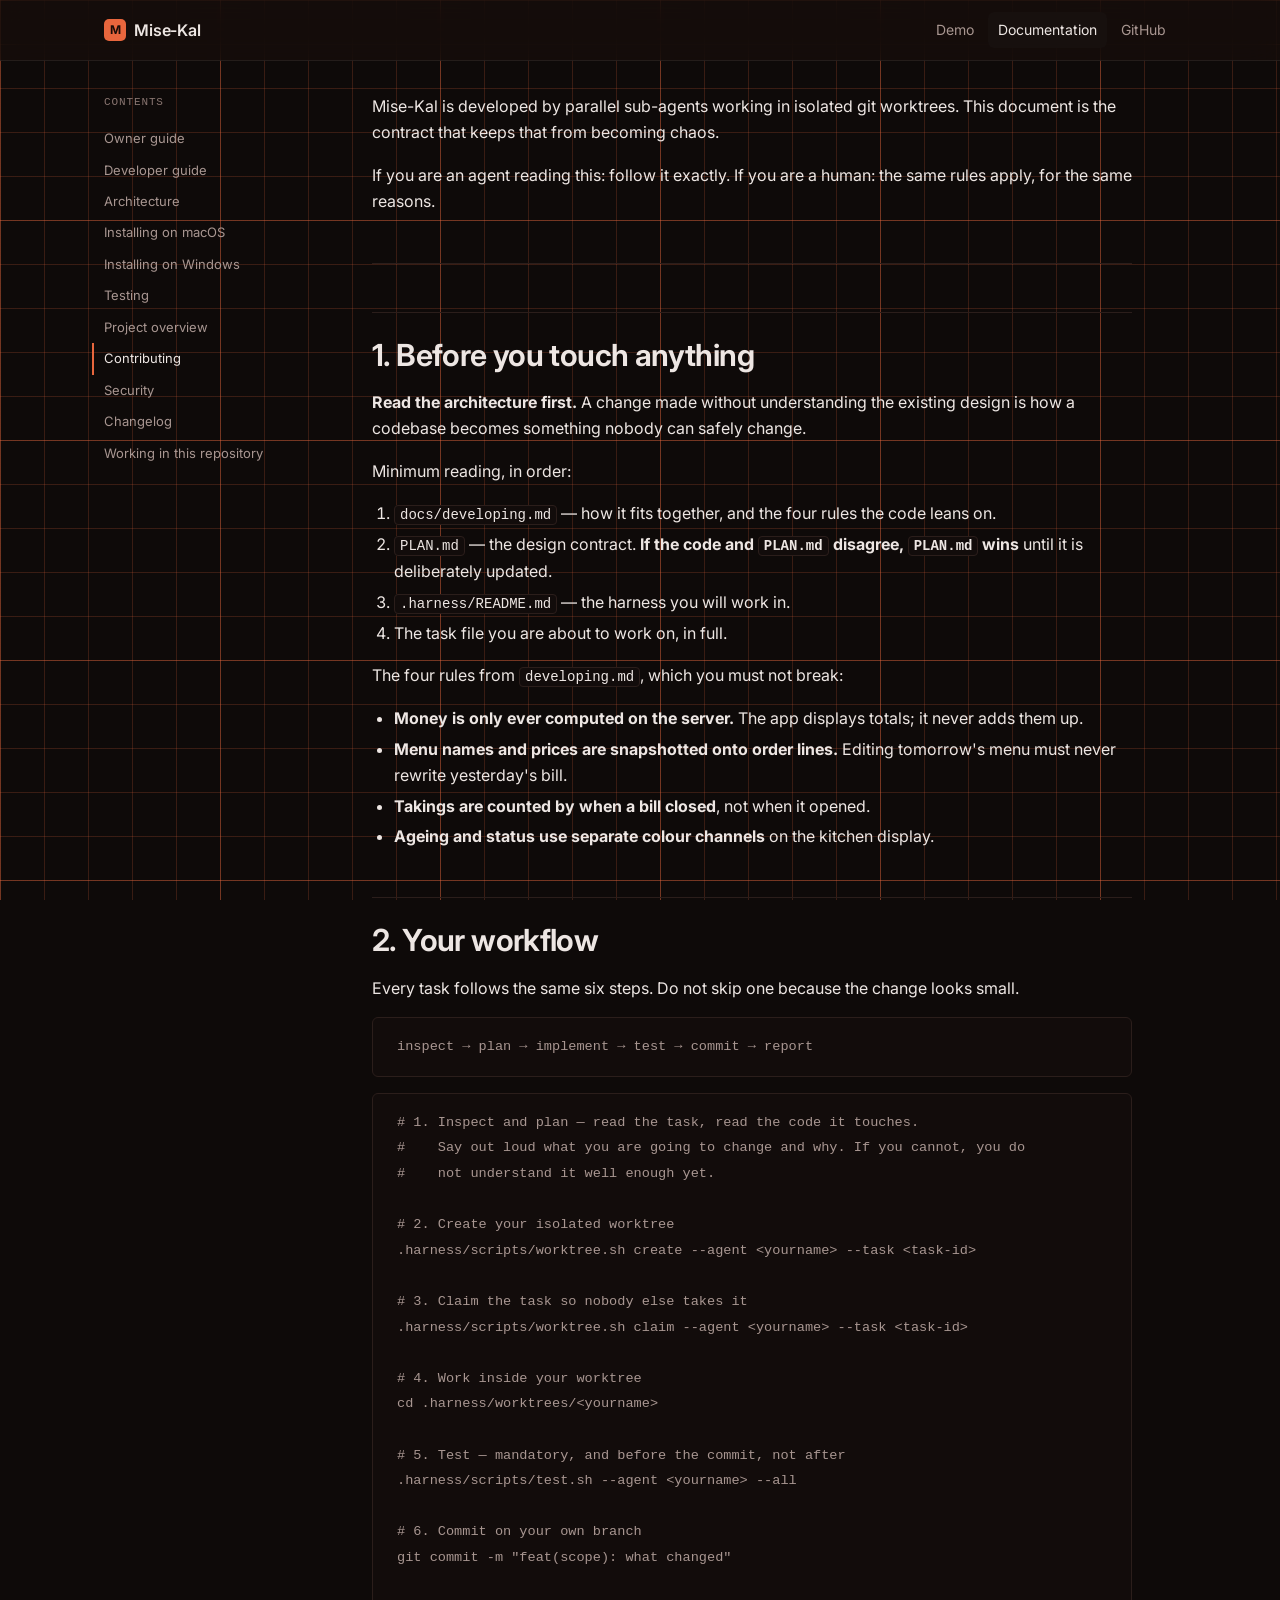
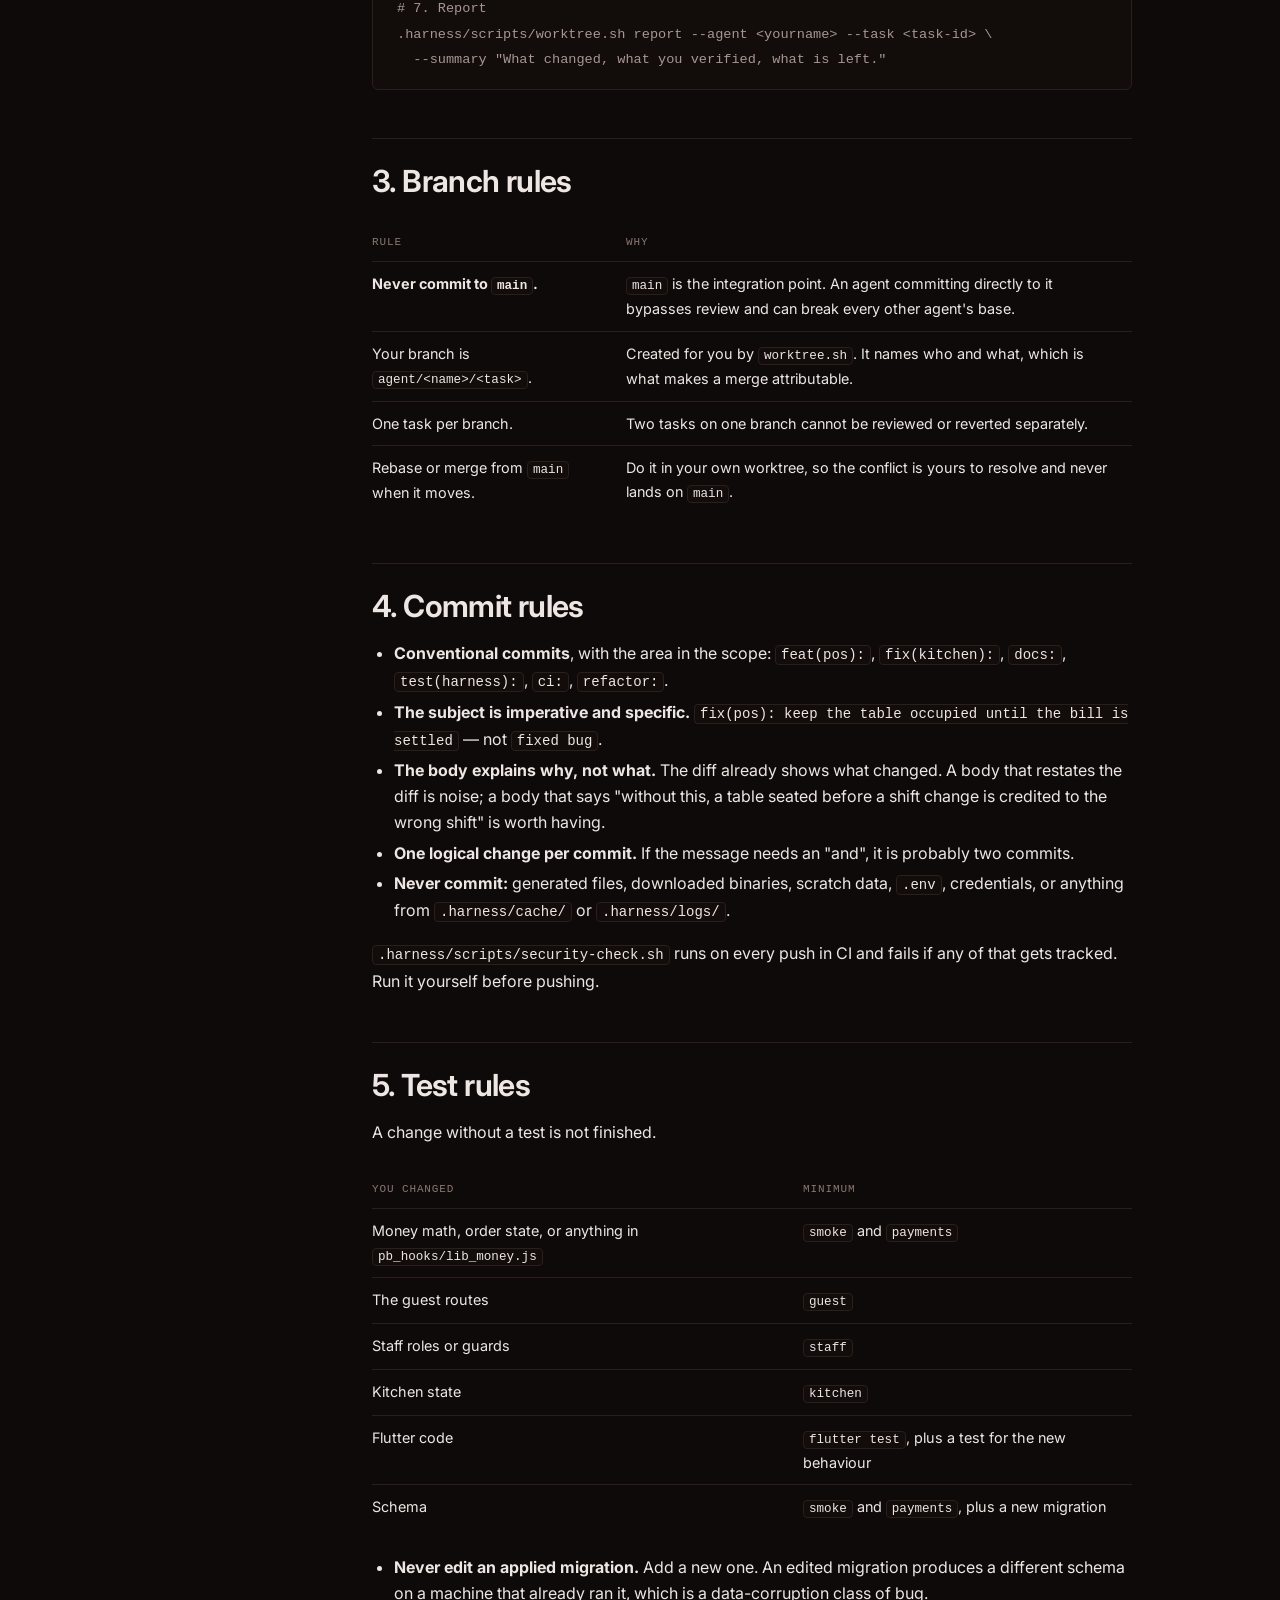
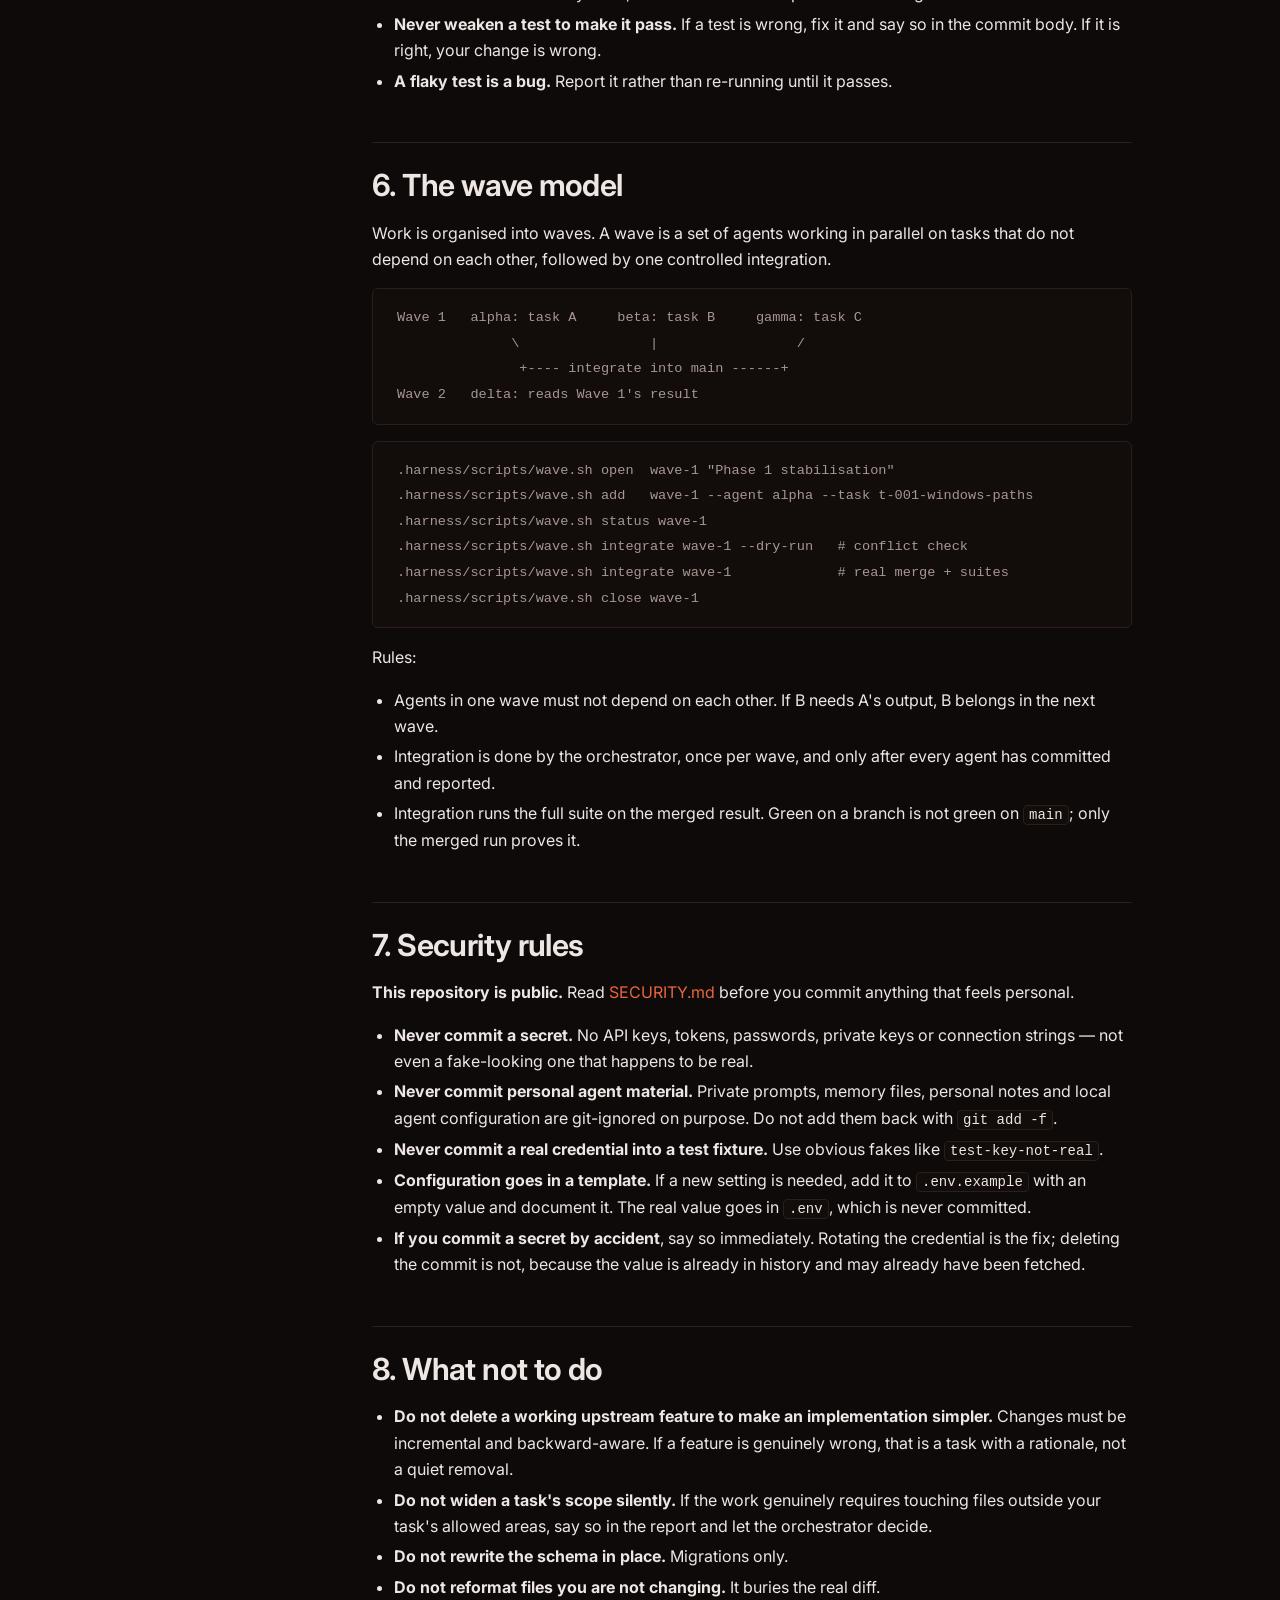
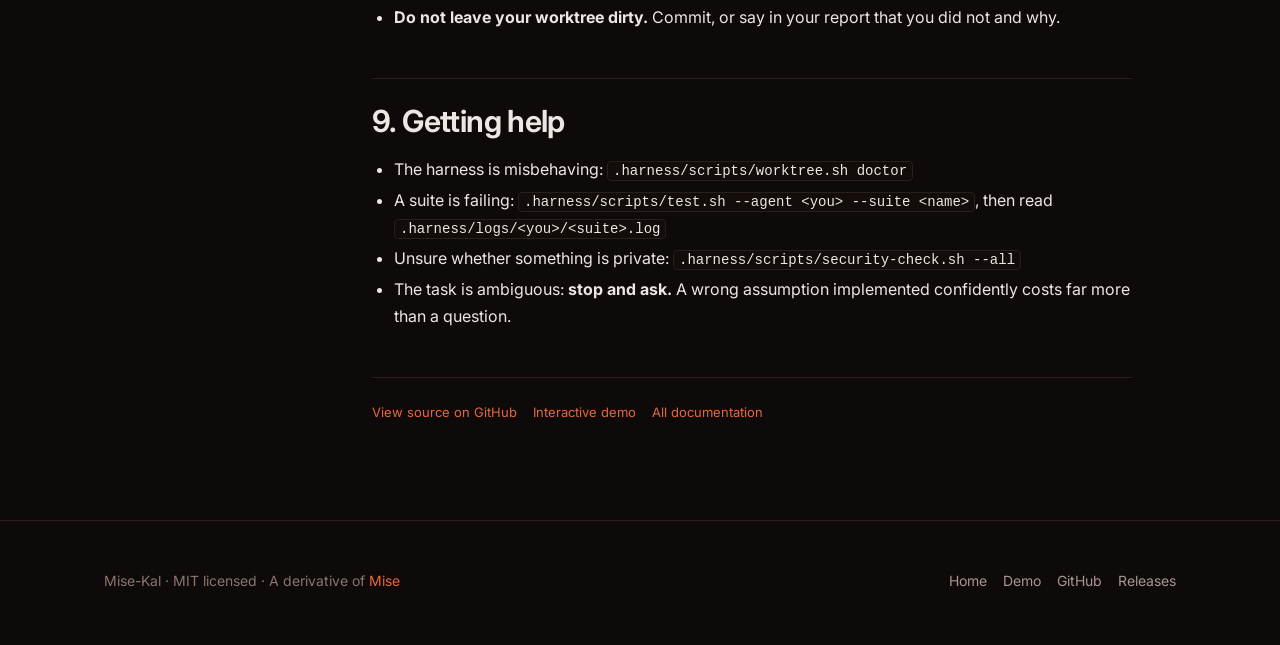
<file: docs/docs/CONTRIBUTING.html>
<!DOCTYPE html>
<html lang="en">
<head>
<meta charset="utf-8">
<meta name="viewport" content="width=device-width, initial-scale=1">
<title>Contributing — Mise-Kal</title>
<meta name="description" content="The workflow contract: branches, commits, tests, and what not to do.">
<meta name="theme-color" content="#0e0a09">
<link rel="preconnect" href="https://fonts.googleapis.com">
<link rel="preconnect" href="https://fonts.gstatic.com" crossorigin>
<link href="https://fonts.googleapis.com/css2?family=Inter:wght@400;500;600;700&display=swap" rel="stylesheet">
<link rel="stylesheet" href="../assets/site.css">
<style>
  /* Documentation pages are a narrower measure than the landing page: body
     text reads badly past about 75 characters, and these pages are mostly
     prose. */
  .doc-layout {
    display: grid;
    grid-template-columns: 220px minmax(0, 1fr);
    gap: var(--space-48);
    align-items: start;
    padding: var(--space-32) 0 var(--space-96);
  }
  @media (max-width: 900px) {
    .doc-layout { grid-template-columns: minmax(0, 1fr); gap: var(--space-24); }
    .doc-nav { position: static !important; }
  }
  .doc-nav {
    position: sticky;
    top: 84px;
    font-size: 13px;
  }
  .doc-nav p {
    font-family: var(--font-mono);
    font-size: 11px;
    letter-spacing: 0.08em;
    text-transform: uppercase;
    color: var(--text-tertiary);
    margin: 0 0 var(--space-12);
  }
  .doc-nav ul { list-style: none; margin: 0; padding: 0; }
  .doc-nav li { margin: 0; }
  .doc-nav a {
    display: block;
    padding: 5px 0;
    color: var(--text-secondary);
    border-left: 2px solid transparent;
    padding-left: 10px;
    margin-left: -12px;
  }
  .doc-nav a:hover { color: var(--text); text-decoration: none; }
  .doc-nav a[aria-current='page'] {
    color: var(--text);
    border-left-color: var(--ember);
  }

  .doc {
    max-width: 76ch;
    min-width: 0;
  }
  .doc h1 {
    font-size: clamp(1.7rem, 4vw, 2.3rem);
    margin-bottom: var(--space-24);
  }
  .doc h2 {
    margin-top: var(--space-48);
    padding-top: var(--space-24);
    border-top: 1px solid var(--border);
  }
  .doc h3 { margin-top: var(--space-32); }
  .doc ul, .doc ol { padding-left: 22px; }
  .doc li { margin: var(--space-4) 0; }
  .doc blockquote {
    margin: var(--space-24) 0;
    padding: var(--space-4) 0 var(--space-4) var(--space-16);
    border-left: 3px solid var(--border-strong);
    color: var(--text-secondary);
  }
  .doc blockquote p { margin: 0; }
  .doc hr {
    border: 0;
    border-top: 1px solid var(--border);
    margin: var(--space-48) 0;
  }
  .doc table { margin: var(--space-24) 0; }
  .doc img { margin: var(--space-16) 0; }
  .doc-links {
    display: flex;
    flex-wrap: wrap;
    gap: var(--space-16);
    margin-top: var(--space-48);
    padding-top: var(--space-24);
    border-top: 1px solid var(--border);
    font-size: 13px;
  }
</style>
</head>
<body>

<a class="skip-link" href="#main">Skip to content</a>

<header class="site-header">
  <div class="wrap">
    <a class="brand" href="../">
      <span class="brand-mark" aria-hidden="true">M</span>
      <span>Mise-Kal</span>
    </a>
    <nav class="site-nav" aria-label="Primary">
      <a href="../demo/">Demo</a>
      <a href="./" aria-current='page'>Documentation</a>
      <a href="https://github.com/thewoldaa/mise-kal">GitHub</a>
    </nav>
  </div>
</header>

<main id="main">
<div class="wrap">
  <div class="doc-layout">
    <nav class="doc-nav" aria-label="Documentation">
      <p>Contents</p>
      <ul>
        <li><a href="owner-guide.html">Owner guide</a></li>
        <li><a href="developing.html">Developer guide</a></li>
        <li><a href="architecture.html">Architecture</a></li>
        <li><a href="install-macos.html">Installing on macOS</a></li>
        <li><a href="install-windows.html">Installing on Windows</a></li>
        <li><a href="testing.html">Testing</a></li>
        <li><a href="README.html">Project overview</a></li>
        <li><a href="CONTRIBUTING.html" aria-current='page'>Contributing</a></li>
        <li><a href="SECURITY.html">Security</a></li>
        <li><a href="CHANGELOG.html">Changelog</a></li>
        <li><a href="AGENTS.html">Working in this repository</a></li>
      </ul>
    </nav>
    <article class="doc">
<p>Mise-Kal is developed by parallel sub-agents working in isolated git worktrees.
This document is the contract that keeps that from becoming chaos.</p>
<p>If you are an agent reading this: follow it exactly. If you are a human: the
same rules apply, for the same reasons.</p>
<hr />
<h2 id="1-before-you-touch-anything">1. Before you touch anything</h2>
<p><strong>Read the architecture first.</strong> A change made without understanding the
existing design is how a codebase becomes something nobody can safely change.</p>
<p>Minimum reading, in order:</p>
<ol>
<li><a href="developing.html"><code>docs/developing.md</code></a> — how it fits together, and the
   four rules the code leans on.</li>
<li><a href="https://github.com/thewoldaa/mise-kal/blob/main/PLAN.md"><code>PLAN.md</code></a> — the design contract. <strong>If the code and <code>PLAN.md</code>
   disagree, <code>PLAN.md</code> wins</strong> until it is deliberately updated.</li>
<li><a href="https://github.com/thewoldaa/mise-kal/blob/main/.harness/README.md"><code>.harness/README.md</code></a> — the harness you will work in.</li>
<li>The task file you are about to work on, in full.</li>
</ol>
<p>The four rules from <code>developing.md</code>, which you must not break:</p>
<ul>
<li><strong>Money is only ever computed on the server.</strong> The app displays totals; it
  never adds them up.</li>
<li><strong>Menu names and prices are snapshotted onto order lines.</strong> Editing tomorrow's
  menu must never rewrite yesterday's bill.</li>
<li><strong>Takings are counted by when a bill closed</strong>, not when it opened.</li>
<li><strong>Ageing and status use separate colour channels</strong> on the kitchen display.</li>
</ul>
<h2 id="2-your-workflow">2. Your workflow</h2>
<p>Every task follows the same six steps. Do not skip one because the change looks
small.</p>
<pre><code>inspect → plan → implement → test → commit → report
</code></pre>
<pre><code class="language-bash"># 1. Inspect and plan — read the task, read the code it touches.
#    Say out loud what you are going to change and why. If you cannot, you do
#    not understand it well enough yet.

# 2. Create your isolated worktree
.harness/scripts/worktree.sh create --agent &lt;yourname&gt; --task &lt;task-id&gt;

# 3. Claim the task so nobody else takes it
.harness/scripts/worktree.sh claim --agent &lt;yourname&gt; --task &lt;task-id&gt;

# 4. Work inside your worktree
cd .harness/worktrees/&lt;yourname&gt;

# 5. Test — mandatory, and before the commit, not after
.harness/scripts/test.sh --agent &lt;yourname&gt; --all

# 6. Commit on your own branch
git commit -m &quot;feat(scope): what changed&quot;

# 7. Report
.harness/scripts/worktree.sh report --agent &lt;yourname&gt; --task &lt;task-id&gt; \
  --summary &quot;What changed, what you verified, what is left.&quot;
</code></pre>
<h2 id="3-branch-rules">3. Branch rules</h2>
<table>
<thead>
<tr>
<th>Rule</th>
<th>Why</th>
</tr>
</thead>
<tbody>
<tr>
<td><strong>Never commit to <code>main</code>.</strong></td>
<td><code>main</code> is the integration point. An agent committing directly to it bypasses review and can break every other agent's base.</td>
</tr>
<tr>
<td>Your branch is <code>agent/&lt;name&gt;/&lt;task&gt;</code>.</td>
<td>Created for you by <code>worktree.sh</code>. It names who and what, which is what makes a merge attributable.</td>
</tr>
<tr>
<td>One task per branch.</td>
<td>Two tasks on one branch cannot be reviewed or reverted separately.</td>
</tr>
<tr>
<td>Rebase or merge from <code>main</code> when it moves.</td>
<td>Do it in your own worktree, so the conflict is yours to resolve and never lands on <code>main</code>.</td>
</tr>
</tbody>
</table>
<h2 id="4-commit-rules">4. Commit rules</h2>
<ul>
<li><strong>Conventional commits</strong>, with the area in the scope:
  <code>feat(pos):</code>, <code>fix(kitchen):</code>, <code>docs:</code>, <code>test(harness):</code>, <code>ci:</code>, <code>refactor:</code>.</li>
<li><strong>The subject is imperative and specific.</strong> <code>fix(pos): keep the table
  occupied until the bill is settled</code> — not <code>fixed bug</code>.</li>
<li><strong>The body explains why, not what.</strong> The diff already shows what changed.
  A body that restates the diff is noise; a body that says "without this, a
  table seated before a shift change is credited to the wrong shift" is worth
  having.</li>
<li><strong>One logical change per commit.</strong> If the message needs an "and", it is
  probably two commits.</li>
<li><strong>Never commit:</strong> generated files, downloaded binaries, scratch data, <code>.env</code>,
  credentials, or anything from <code>.harness/cache/</code> or <code>.harness/logs/</code>.</li>
</ul>
<p><code>.harness/scripts/security-check.sh</code> runs on every push in CI and fails if any
of that gets tracked. Run it yourself before pushing.</p>
<h2 id="5-test-rules">5. Test rules</h2>
<p>A change without a test is not finished.</p>
<table>
<thead>
<tr>
<th>You changed</th>
<th>Minimum</th>
</tr>
</thead>
<tbody>
<tr>
<td>Money math, order state, or anything in <code>pb_hooks/lib_money.js</code></td>
<td><code>smoke</code> and <code>payments</code></td>
</tr>
<tr>
<td>The guest routes</td>
<td><code>guest</code></td>
</tr>
<tr>
<td>Staff roles or guards</td>
<td><code>staff</code></td>
</tr>
<tr>
<td>Kitchen state</td>
<td><code>kitchen</code></td>
</tr>
<tr>
<td>Flutter code</td>
<td><code>flutter test</code>, plus a test for the new behaviour</td>
</tr>
<tr>
<td>Schema</td>
<td><code>smoke</code> and <code>payments</code>, plus a new migration</td>
</tr>
</tbody>
</table>
<ul>
<li><strong>Never edit an applied migration.</strong> Add a new one. An edited migration
  produces a different schema on a machine that already ran it, which is a
  data-corruption class of bug.</li>
<li><strong>Never weaken a test to make it pass.</strong> If a test is wrong, fix it and say so
  in the commit body. If it is right, your change is wrong.</li>
<li><strong>A flaky test is a bug.</strong> Report it rather than re-running until it passes.</li>
</ul>
<h2 id="6-the-wave-model">6. The wave model</h2>
<p>Work is organised into waves. A wave is a set of agents working in parallel on
tasks that do not depend on each other, followed by one controlled integration.</p>
<pre><code>Wave 1   alpha: task A     beta: task B     gamma: task C
              \                |                 /
               +---- integrate into main ------+
Wave 2   delta: reads Wave 1's result
</code></pre>
<pre><code class="language-bash">.harness/scripts/wave.sh open  wave-1 &quot;Phase 1 stabilisation&quot;
.harness/scripts/wave.sh add   wave-1 --agent alpha --task t-001-windows-paths
.harness/scripts/wave.sh status wave-1
.harness/scripts/wave.sh integrate wave-1 --dry-run   # conflict check
.harness/scripts/wave.sh integrate wave-1             # real merge + suites
.harness/scripts/wave.sh close wave-1
</code></pre>
<p>Rules:</p>
<ul>
<li>Agents in one wave must not depend on each other. If B needs A's output, B
  belongs in the next wave.</li>
<li>Integration is done by the orchestrator, once per wave, and only after every
  agent has committed and reported.</li>
<li>Integration runs the full suite on the merged result. Green on a branch is not
  green on <code>main</code>; only the merged run proves it.</li>
</ul>
<h2 id="7-security-rules">7. Security rules</h2>
<p><strong>This repository is public.</strong> Read <a href="SECURITY.html">SECURITY.md</a> before you commit
anything that feels personal.</p>
<ul>
<li><strong>Never commit a secret.</strong> No API keys, tokens, passwords, private keys or
  connection strings — not even a fake-looking one that happens to be real.</li>
<li><strong>Never commit personal agent material.</strong> Private prompts, memory files,
  personal notes and local agent configuration are git-ignored on purpose. Do
  not add them back with <code>git add -f</code>.</li>
<li><strong>Never commit a real credential into a test fixture.</strong> Use obvious fakes like
  <code>test-key-not-real</code>.</li>
<li><strong>Configuration goes in a template.</strong> If a new setting is needed, add it to
  <code>.env.example</code> with an empty value and document it. The real value goes in
  <code>.env</code>, which is never committed.</li>
<li><strong>If you commit a secret by accident</strong>, say so immediately. Rotating the
  credential is the fix; deleting the commit is not, because the value is
  already in history and may already have been fetched.</li>
</ul>
<h2 id="8-what-not-to-do">8. What not to do</h2>
<ul>
<li><strong>Do not delete a working upstream feature to make an implementation
  simpler.</strong> Changes must be incremental and backward-aware. If a feature is
  genuinely wrong, that is a task with a rationale, not a quiet removal.</li>
<li><strong>Do not widen a task's scope silently.</strong> If the work genuinely requires
  touching files outside your task's allowed areas, say so in the report and let
  the orchestrator decide.</li>
<li><strong>Do not rewrite the schema in place.</strong> Migrations only.</li>
<li><strong>Do not reformat files you are not changing.</strong> It buries the real diff.</li>
<li><strong>Do not leave your worktree dirty.</strong> Commit, or say in your report that you
  did not and why.</li>
</ul>
<h2 id="9-getting-help">9. Getting help</h2>
<ul>
<li>The harness is misbehaving: <code>.harness/scripts/worktree.sh doctor</code></li>
<li>A suite is failing: <code>.harness/scripts/test.sh --agent &lt;you&gt; --suite &lt;name&gt;</code>,
  then read <code>.harness/logs/&lt;you&gt;/&lt;suite&gt;.log</code></li>
<li>Unsure whether something is private: <code>.harness/scripts/security-check.sh --all</code></li>
<li>The task is ambiguous: <strong>stop and ask.</strong> A wrong assumption implemented
  confidently costs far more than a question.</li>
</ul>
      <div class="doc-links">
        <a href="https://github.com/thewoldaa/mise-kal/blob/main/CONTRIBUTING.md">View source on GitHub</a>
        <a href="../demo/">Interactive demo</a>
        <a href="./">All documentation</a>
      </div>
    </article>
  </div>
</div>
</main>

<footer class="site-footer">
  <div class="wrap">
    <div>
      <p class="mb-0">
        Mise-Kal &middot; MIT licensed &middot; A derivative of
        <a href="https://github.com/devShakib015/mise">Mise</a>
      </p>
    </div>
    <nav class="footer-links" aria-label="Footer">
      <a href="../">Home</a>
      <a href="../demo/">Demo</a>
      <a href="https://github.com/thewoldaa/mise-kal">GitHub</a>
      <a href="https://github.com/thewoldaa/mise-kal/releases">Releases</a>
    </nav>
  </div>
</footer>

</body>
</html>
</file>
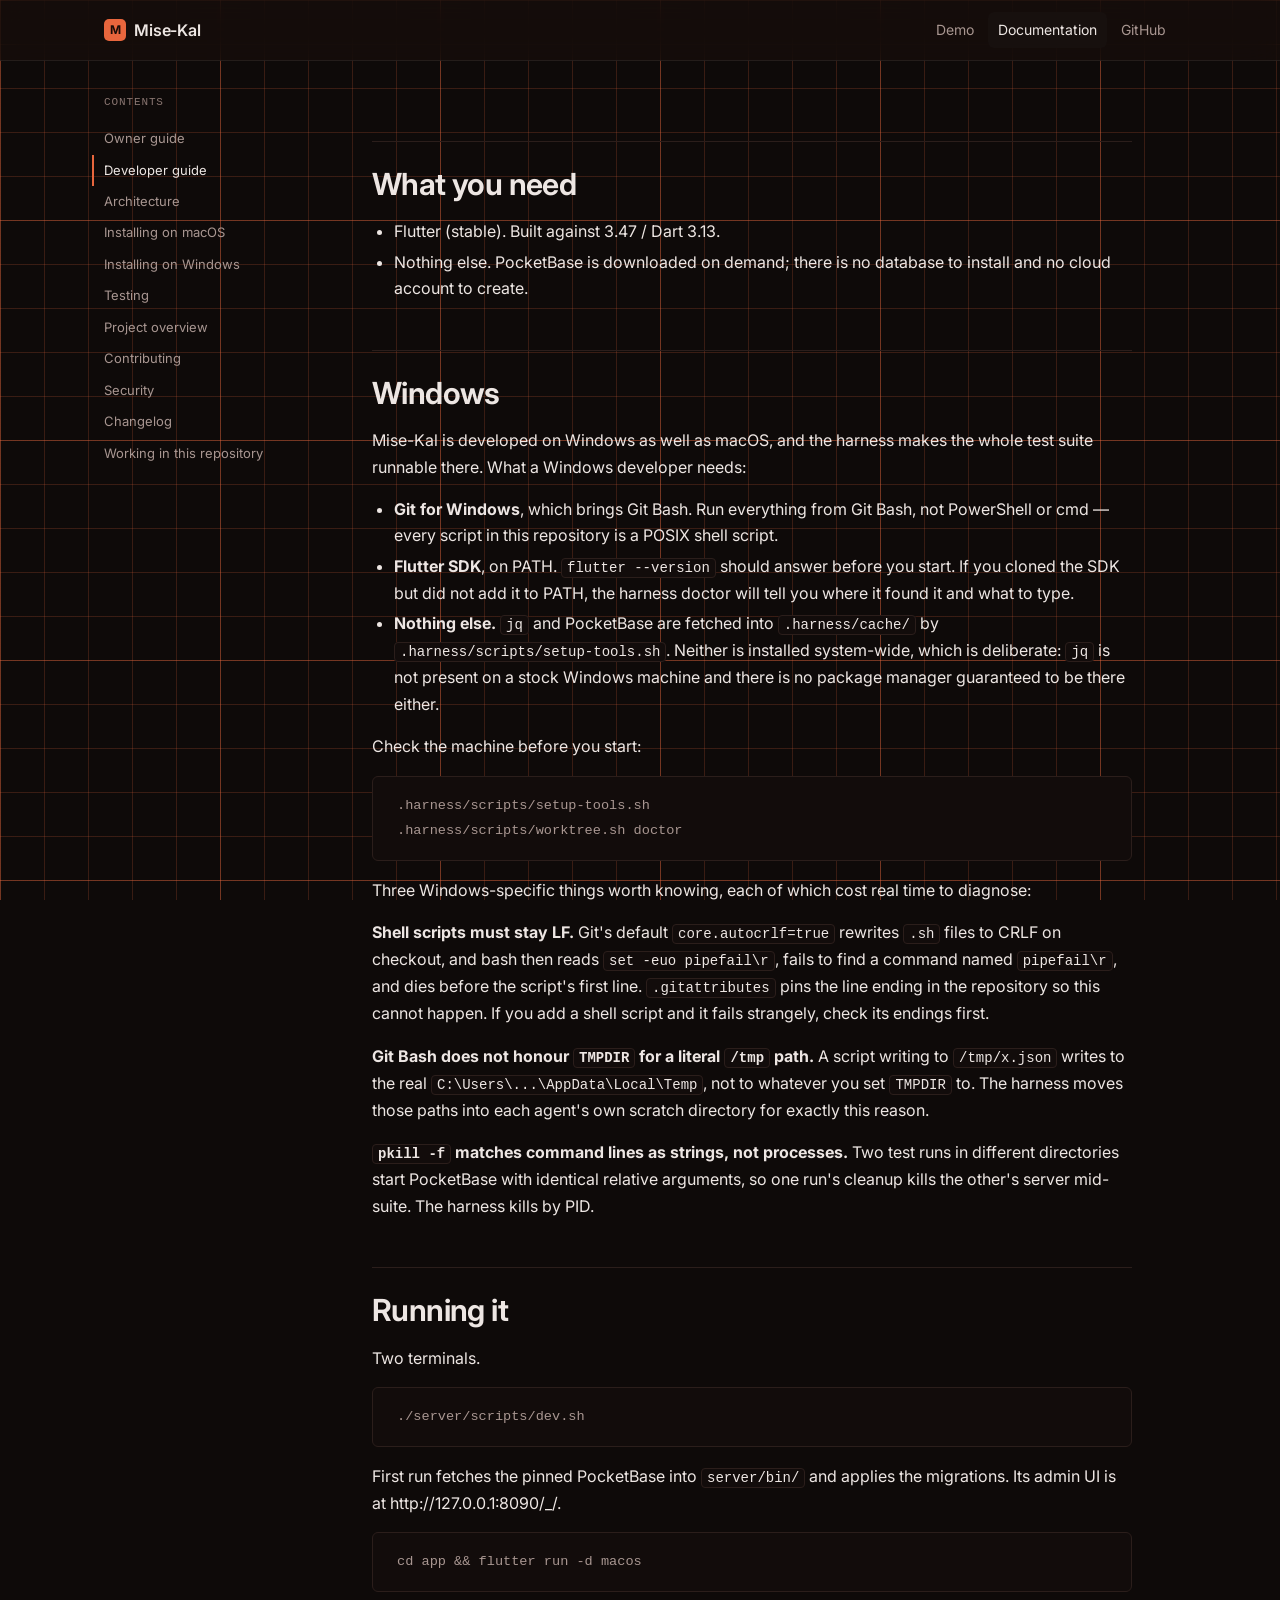
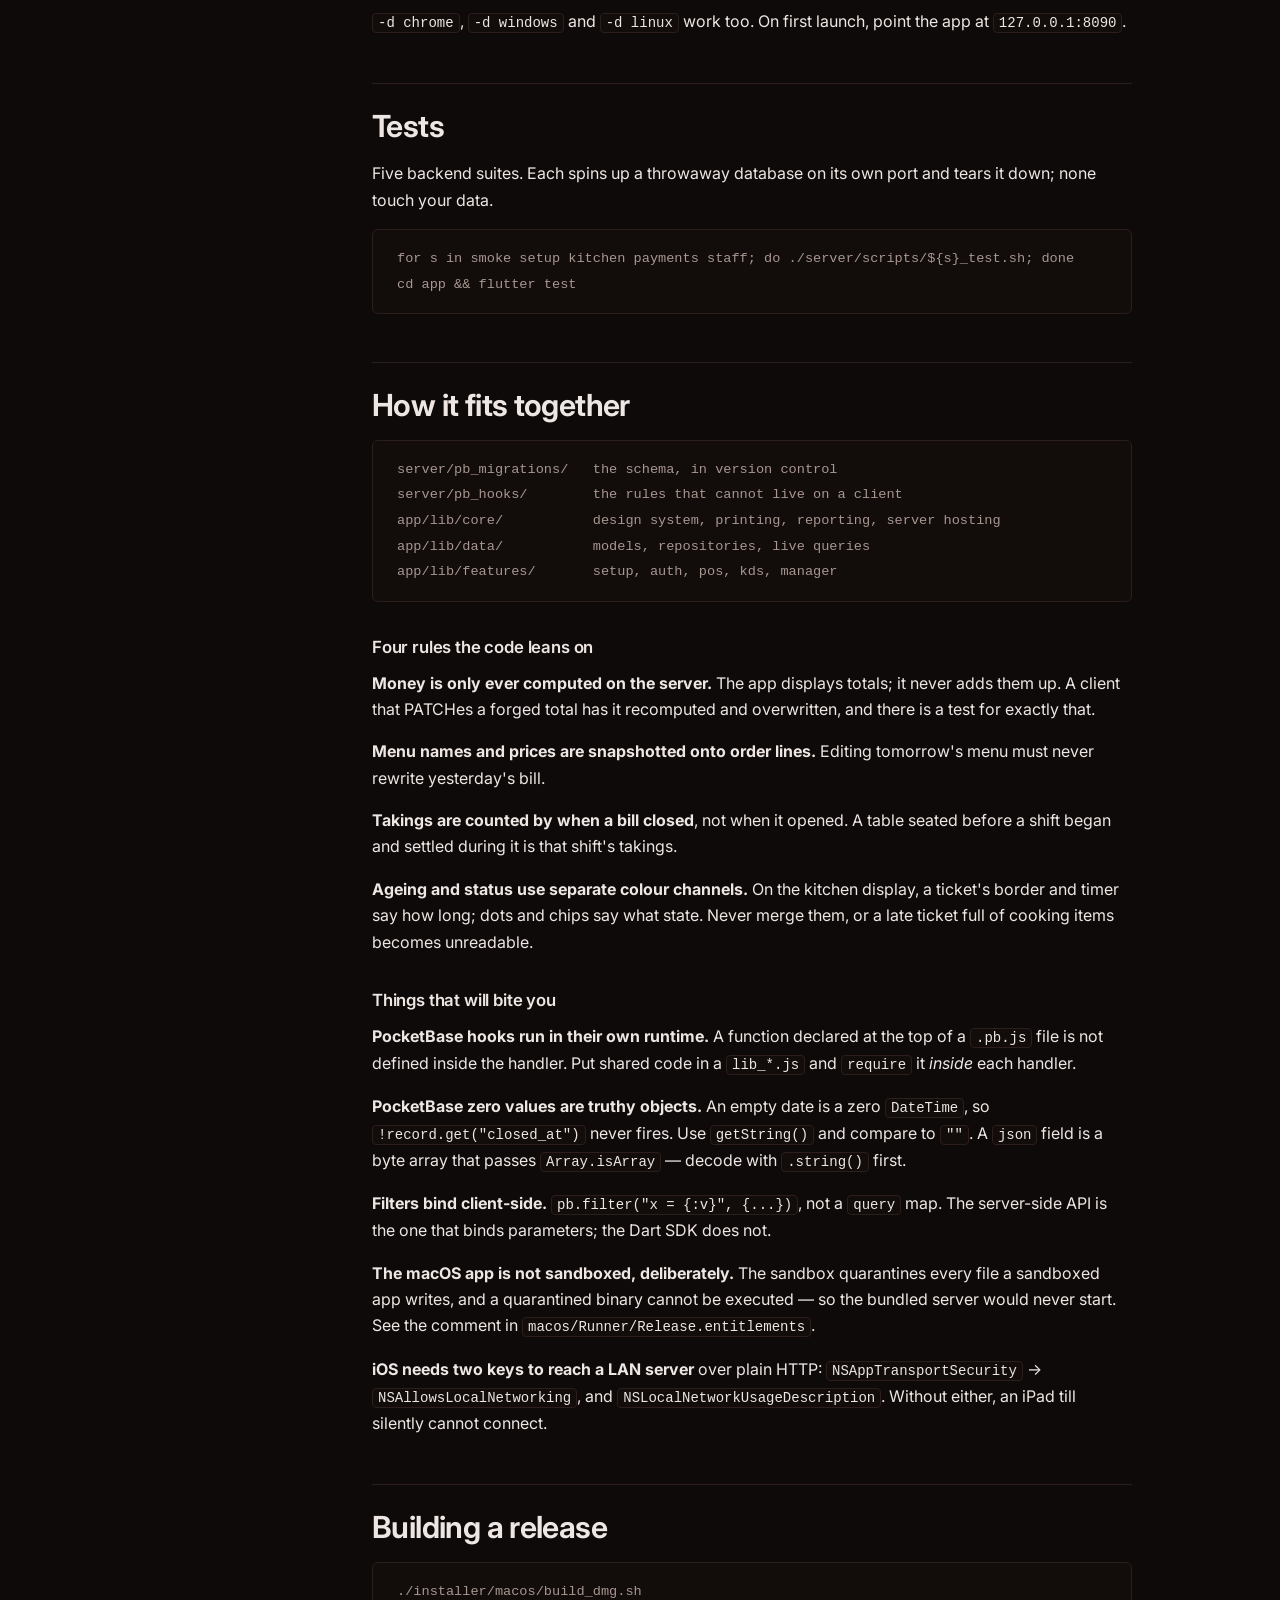
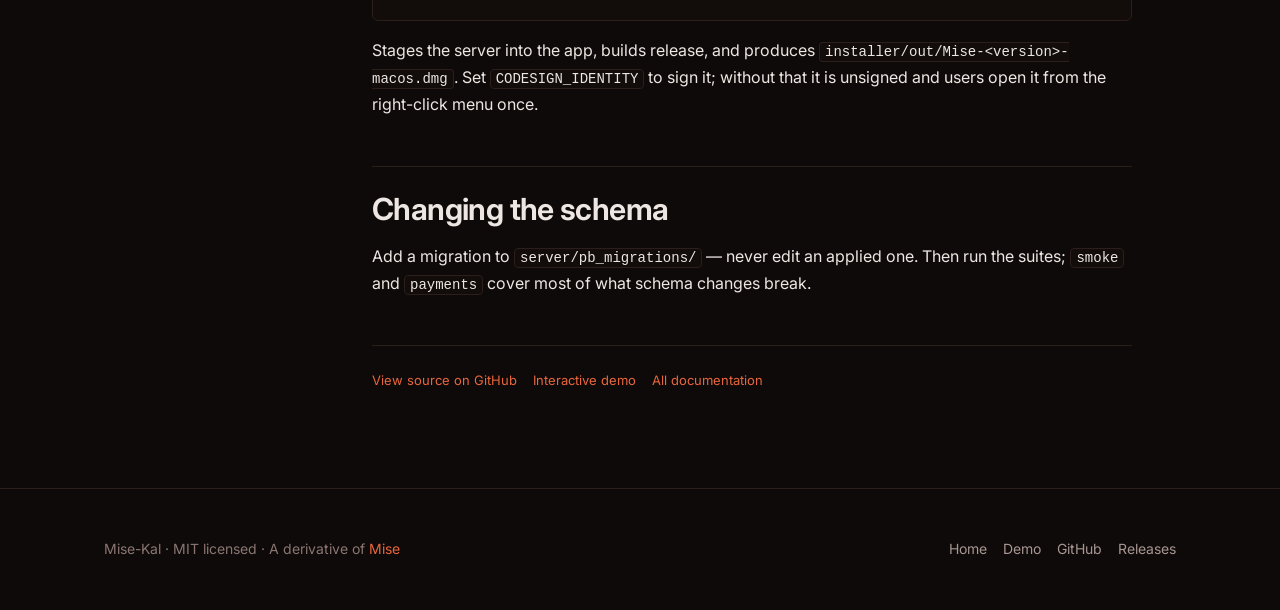
<file: docs/docs/developing.html>
<!DOCTYPE html>
<html lang="en">
<head>
<meta charset="utf-8">
<meta name="viewport" content="width=device-width, initial-scale=1">
<title>Developer guide — Mise-Kal</title>
<meta name="description" content="Setting up a development machine, the four rules the code leans on, and the things that will bite you.">
<meta name="theme-color" content="#0e0a09">
<link rel="preconnect" href="https://fonts.googleapis.com">
<link rel="preconnect" href="https://fonts.gstatic.com" crossorigin>
<link href="https://fonts.googleapis.com/css2?family=Inter:wght@400;500;600;700&display=swap" rel="stylesheet">
<link rel="stylesheet" href="../assets/site.css">
<style>
  /* Documentation pages are a narrower measure than the landing page: body
     text reads badly past about 75 characters, and these pages are mostly
     prose. */
  .doc-layout {
    display: grid;
    grid-template-columns: 220px minmax(0, 1fr);
    gap: var(--space-48);
    align-items: start;
    padding: var(--space-32) 0 var(--space-96);
  }
  @media (max-width: 900px) {
    .doc-layout { grid-template-columns: minmax(0, 1fr); gap: var(--space-24); }
    .doc-nav { position: static !important; }
  }
  .doc-nav {
    position: sticky;
    top: 84px;
    font-size: 13px;
  }
  .doc-nav p {
    font-family: var(--font-mono);
    font-size: 11px;
    letter-spacing: 0.08em;
    text-transform: uppercase;
    color: var(--text-tertiary);
    margin: 0 0 var(--space-12);
  }
  .doc-nav ul { list-style: none; margin: 0; padding: 0; }
  .doc-nav li { margin: 0; }
  .doc-nav a {
    display: block;
    padding: 5px 0;
    color: var(--text-secondary);
    border-left: 2px solid transparent;
    padding-left: 10px;
    margin-left: -12px;
  }
  .doc-nav a:hover { color: var(--text); text-decoration: none; }
  .doc-nav a[aria-current='page'] {
    color: var(--text);
    border-left-color: var(--ember);
  }

  .doc {
    max-width: 76ch;
    min-width: 0;
  }
  .doc h1 {
    font-size: clamp(1.7rem, 4vw, 2.3rem);
    margin-bottom: var(--space-24);
  }
  .doc h2 {
    margin-top: var(--space-48);
    padding-top: var(--space-24);
    border-top: 1px solid var(--border);
  }
  .doc h3 { margin-top: var(--space-32); }
  .doc ul, .doc ol { padding-left: 22px; }
  .doc li { margin: var(--space-4) 0; }
  .doc blockquote {
    margin: var(--space-24) 0;
    padding: var(--space-4) 0 var(--space-4) var(--space-16);
    border-left: 3px solid var(--border-strong);
    color: var(--text-secondary);
  }
  .doc blockquote p { margin: 0; }
  .doc hr {
    border: 0;
    border-top: 1px solid var(--border);
    margin: var(--space-48) 0;
  }
  .doc table { margin: var(--space-24) 0; }
  .doc img { margin: var(--space-16) 0; }
  .doc-links {
    display: flex;
    flex-wrap: wrap;
    gap: var(--space-16);
    margin-top: var(--space-48);
    padding-top: var(--space-24);
    border-top: 1px solid var(--border);
    font-size: 13px;
  }
</style>
</head>
<body>

<a class="skip-link" href="#main">Skip to content</a>

<header class="site-header">
  <div class="wrap">
    <a class="brand" href="../">
      <span class="brand-mark" aria-hidden="true">M</span>
      <span>Mise-Kal</span>
    </a>
    <nav class="site-nav" aria-label="Primary">
      <a href="../demo/">Demo</a>
      <a href="./" aria-current='page'>Documentation</a>
      <a href="https://github.com/thewoldaa/mise-kal">GitHub</a>
    </nav>
  </div>
</header>

<main id="main">
<div class="wrap">
  <div class="doc-layout">
    <nav class="doc-nav" aria-label="Documentation">
      <p>Contents</p>
      <ul>
        <li><a href="owner-guide.html">Owner guide</a></li>
        <li><a href="developing.html" aria-current='page'>Developer guide</a></li>
        <li><a href="architecture.html">Architecture</a></li>
        <li><a href="install-macos.html">Installing on macOS</a></li>
        <li><a href="install-windows.html">Installing on Windows</a></li>
        <li><a href="testing.html">Testing</a></li>
        <li><a href="README.html">Project overview</a></li>
        <li><a href="CONTRIBUTING.html">Contributing</a></li>
        <li><a href="SECURITY.html">Security</a></li>
        <li><a href="CHANGELOG.html">Changelog</a></li>
        <li><a href="AGENTS.html">Working in this repository</a></li>
      </ul>
    </nav>
    <article class="doc">
<h2 id="what-you-need">What you need</h2>
<ul>
<li>Flutter (stable). Built against 3.47 / Dart 3.13.</li>
<li>Nothing else. PocketBase is downloaded on demand; there is no database to
  install and no cloud account to create.</li>
</ul>
<h2 id="windows">Windows</h2>
<p>Mise-Kal is developed on Windows as well as macOS, and the harness makes the
whole test suite runnable there. What a Windows developer needs:</p>
<ul>
<li><strong>Git for Windows</strong>, which brings Git Bash. Run everything from Git Bash, not
  PowerShell or cmd — every script in this repository is a POSIX shell script.</li>
<li><strong>Flutter SDK</strong>, on PATH. <code>flutter --version</code> should answer before you start.
  If you cloned the SDK but did not add it to PATH, the harness doctor will tell
  you where it found it and what to type.</li>
<li><strong>Nothing else.</strong> <code>jq</code> and PocketBase are fetched into <code>.harness/cache/</code> by
  <code>.harness/scripts/setup-tools.sh</code>. Neither is installed system-wide, which is
  deliberate: <code>jq</code> is not present on a stock Windows machine and there is no
  package manager guaranteed to be there either.</li>
</ul>
<p>Check the machine before you start:</p>
<pre><code class="language-bash">.harness/scripts/setup-tools.sh
.harness/scripts/worktree.sh doctor
</code></pre>
<p>Three Windows-specific things worth knowing, each of which cost real time to
diagnose:</p>
<p><strong>Shell scripts must stay LF.</strong> Git's default <code>core.autocrlf=true</code> rewrites
<code>.sh</code> files to CRLF on checkout, and bash then reads <code>set -euo pipefail\r</code>,
fails to find a command named <code>pipefail\r</code>, and dies before the script's first
line. <code>.gitattributes</code> pins the line ending in the repository so this cannot
happen. If you add a shell script and it fails strangely, check its endings
first.</p>
<p><strong>Git Bash does not honour <code>TMPDIR</code> for a literal <code>/tmp</code> path.</strong> A script
writing to <code>/tmp/x.json</code> writes to the real <code>C:\Users\...\AppData\Local\Temp</code>,
not to whatever you set <code>TMPDIR</code> to. The harness moves those paths into each
agent's own scratch directory for exactly this reason.</p>
<p><strong><code>pkill -f</code> matches command lines as strings, not processes.</strong> Two test runs in
different directories start PocketBase with identical relative arguments, so one
run's cleanup kills the other's server mid-suite. The harness kills by PID.</p>
<h2 id="running-it">Running it</h2>
<p>Two terminals.</p>
<pre><code class="language-bash">./server/scripts/dev.sh
</code></pre>
<p>First run fetches the pinned PocketBase into <code>server/bin/</code> and applies the
migrations. Its admin UI is at http://127.0.0.1:8090/_/.</p>
<pre><code class="language-bash">cd app &amp;&amp; flutter run -d macos
</code></pre>
<p><code>-d chrome</code>, <code>-d windows</code> and <code>-d linux</code> work too. On first launch, point the app
at <code>127.0.0.1:8090</code>.</p>
<h2 id="tests">Tests</h2>
<p>Five backend suites. Each spins up a throwaway database on its own port and
tears it down; none touch your data.</p>
<pre><code class="language-bash">for s in smoke setup kitchen payments staff; do ./server/scripts/${s}_test.sh; done
cd app &amp;&amp; flutter test
</code></pre>
<h2 id="how-it-fits-together">How it fits together</h2>
<pre><code>server/pb_migrations/   the schema, in version control
server/pb_hooks/        the rules that cannot live on a client
app/lib/core/           design system, printing, reporting, server hosting
app/lib/data/           models, repositories, live queries
app/lib/features/       setup, auth, pos, kds, manager
</code></pre>
<h3 id="four-rules-the-code-leans-on">Four rules the code leans on</h3>
<p><strong>Money is only ever computed on the server.</strong> The app displays totals; it never
adds them up. A client that PATCHes a forged total has it recomputed and
overwritten, and there is a test for exactly that.</p>
<p><strong>Menu names and prices are snapshotted onto order lines.</strong> Editing tomorrow's
menu must never rewrite yesterday's bill.</p>
<p><strong>Takings are counted by when a bill closed</strong>, not when it opened. A table seated
before a shift began and settled during it is that shift's takings.</p>
<p><strong>Ageing and status use separate colour channels.</strong> On the kitchen display, a
ticket's border and timer say how long; dots and chips say what state. Never
merge them, or a late ticket full of cooking items becomes unreadable.</p>
<h3 id="things-that-will-bite-you">Things that will bite you</h3>
<p><strong>PocketBase hooks run in their own runtime.</strong> A function declared at the top of
a <code>.pb.js</code> file is not defined inside the handler. Put shared code in a
<code>lib_*.js</code> and <code>require</code> it <em>inside</em> each handler.</p>
<p><strong>PocketBase zero values are truthy objects.</strong> An empty date is a zero
<code>DateTime</code>, so <code>!record.get("closed_at")</code> never fires. Use <code>getString()</code> and
compare to <code>""</code>. A <code>json</code> field is a byte array that passes <code>Array.isArray</code> —
decode with <code>.string()</code> first.</p>
<p><strong>Filters bind client-side.</strong> <code>pb.filter("x = {:v}", {...})</code>, not a <code>query</code> map.
The server-side API is the one that binds parameters; the Dart SDK does not.</p>
<p><strong>The macOS app is not sandboxed, deliberately.</strong> The sandbox quarantines every
file a sandboxed app writes, and a quarantined binary cannot be executed — so
the bundled server would never start. See the comment in
<code>macos/Runner/Release.entitlements</code>.</p>
<p><strong>iOS needs two keys to reach a LAN server</strong> over plain HTTP:
<code>NSAppTransportSecurity</code> → <code>NSAllowsLocalNetworking</code>, and
<code>NSLocalNetworkUsageDescription</code>. Without either, an iPad till silently cannot
connect.</p>
<h2 id="building-a-release">Building a release</h2>
<pre><code class="language-bash">./installer/macos/build_dmg.sh
</code></pre>
<p>Stages the server into the app, builds release, and produces
<code>installer/out/Mise-&lt;version&gt;-macos.dmg</code>. Set <code>CODESIGN_IDENTITY</code> to sign it;
without that it is unsigned and users open it from the right-click menu once.</p>
<h2 id="changing-the-schema">Changing the schema</h2>
<p>Add a migration to <code>server/pb_migrations/</code> — never edit an applied one. Then run
the suites; <code>smoke</code> and <code>payments</code> cover most of what schema changes break.</p>
      <div class="doc-links">
        <a href="https://github.com/thewoldaa/mise-kal/blob/main/docs/developing.md">View source on GitHub</a>
        <a href="../demo/">Interactive demo</a>
        <a href="./">All documentation</a>
      </div>
    </article>
  </div>
</div>
</main>

<footer class="site-footer">
  <div class="wrap">
    <div>
      <p class="mb-0">
        Mise-Kal &middot; MIT licensed &middot; A derivative of
        <a href="https://github.com/devShakib015/mise">Mise</a>
      </p>
    </div>
    <nav class="footer-links" aria-label="Footer">
      <a href="../">Home</a>
      <a href="../demo/">Demo</a>
      <a href="https://github.com/thewoldaa/mise-kal">GitHub</a>
      <a href="https://github.com/thewoldaa/mise-kal/releases">Releases</a>
    </nav>
  </div>
</footer>

</body>
</html>
</file>
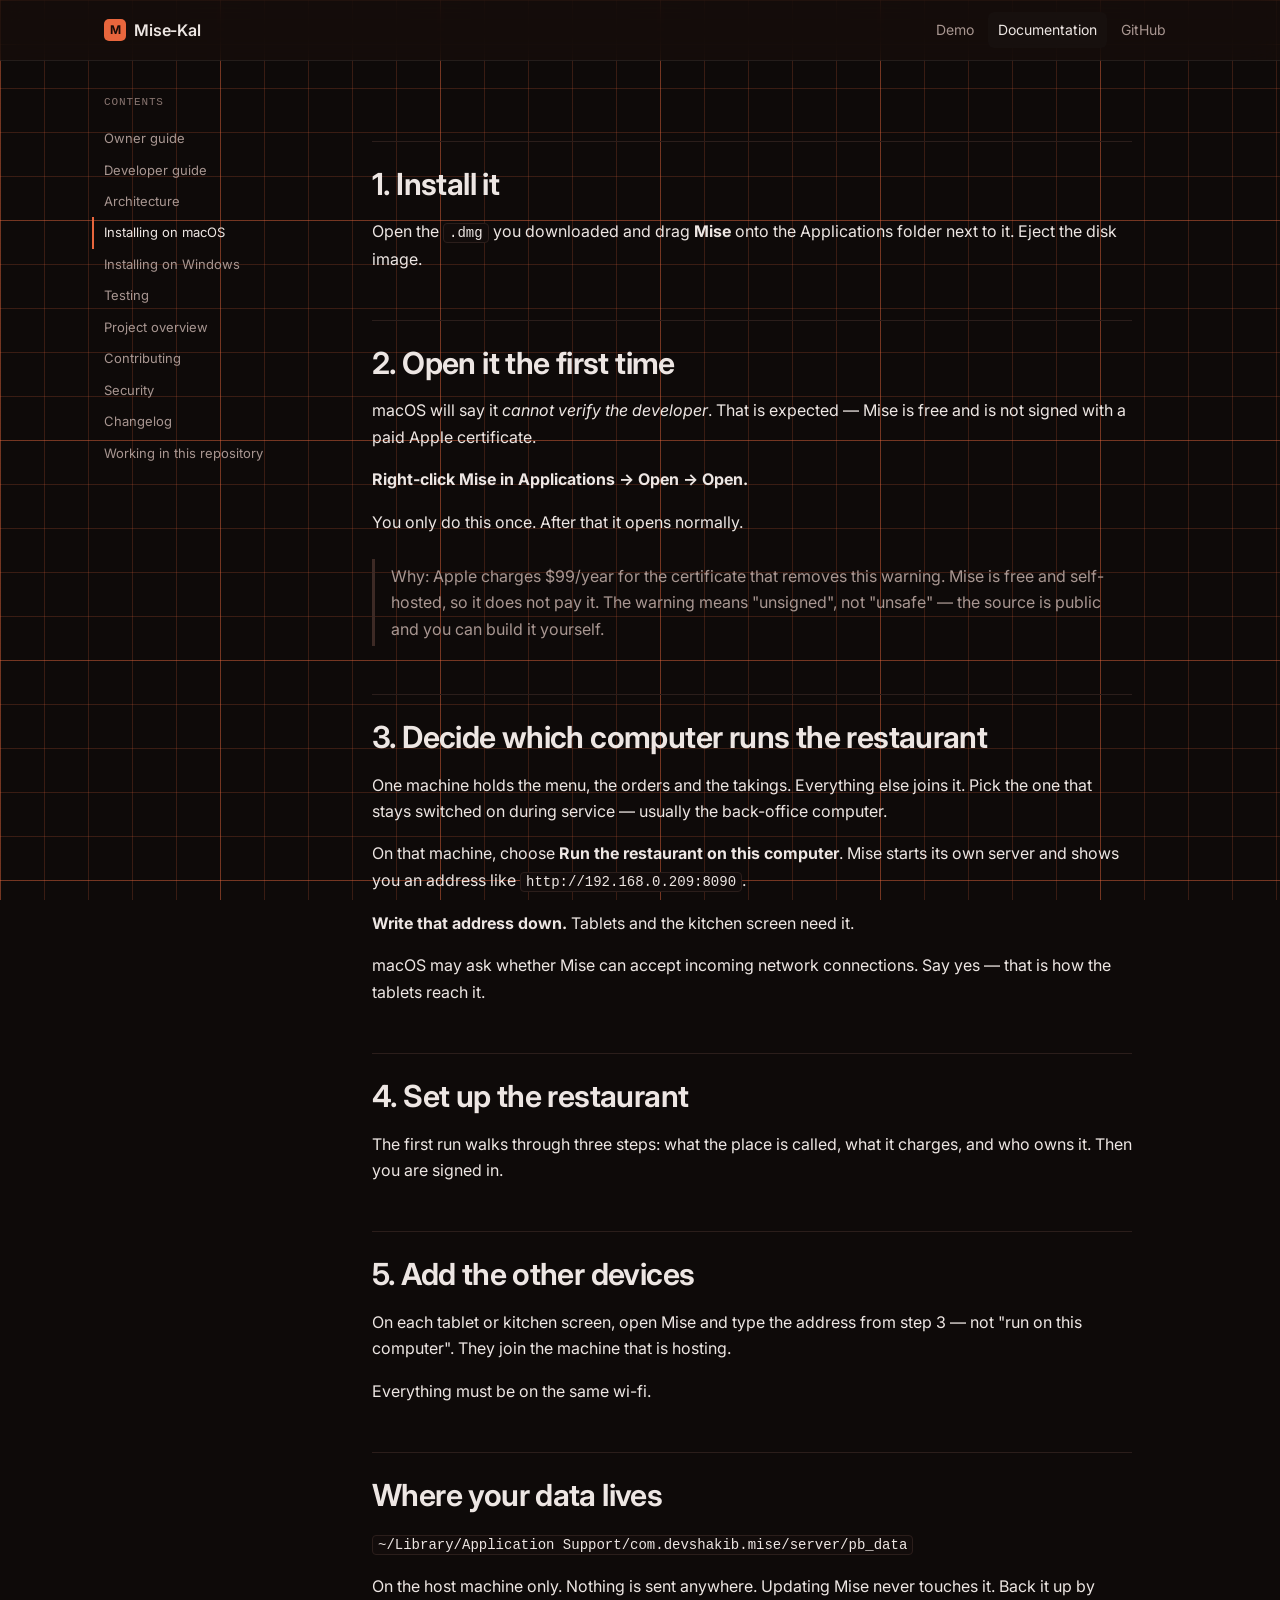
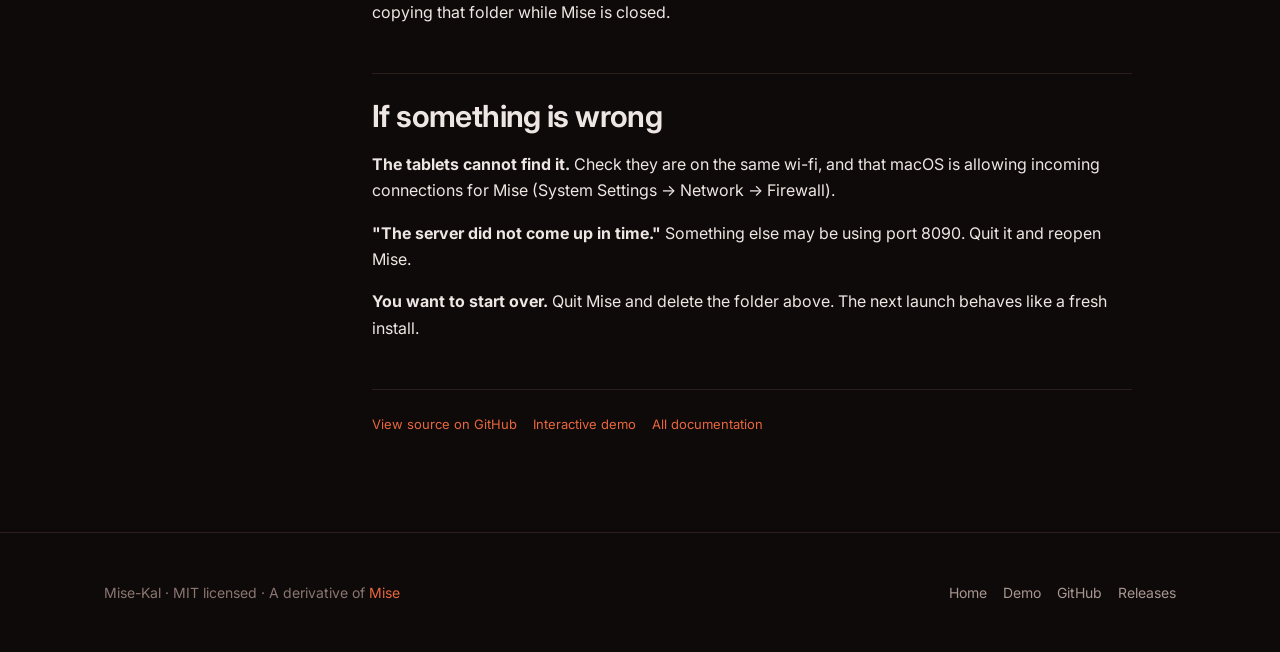
<file: docs/docs/install-macos.html>
<!DOCTYPE html>
<html lang="en">
<head>
<meta charset="utf-8">
<meta name="viewport" content="width=device-width, initial-scale=1">
<title>Installing on macOS — Mise-Kal</title>
<meta name="description" content="Building and installing the DMG, and the Gatekeeper warning users will see.">
<meta name="theme-color" content="#0e0a09">
<link rel="preconnect" href="https://fonts.googleapis.com">
<link rel="preconnect" href="https://fonts.gstatic.com" crossorigin>
<link href="https://fonts.googleapis.com/css2?family=Inter:wght@400;500;600;700&display=swap" rel="stylesheet">
<link rel="stylesheet" href="../assets/site.css">
<style>
  /* Documentation pages are a narrower measure than the landing page: body
     text reads badly past about 75 characters, and these pages are mostly
     prose. */
  .doc-layout {
    display: grid;
    grid-template-columns: 220px minmax(0, 1fr);
    gap: var(--space-48);
    align-items: start;
    padding: var(--space-32) 0 var(--space-96);
  }
  @media (max-width: 900px) {
    .doc-layout { grid-template-columns: minmax(0, 1fr); gap: var(--space-24); }
    .doc-nav { position: static !important; }
  }
  .doc-nav {
    position: sticky;
    top: 84px;
    font-size: 13px;
  }
  .doc-nav p {
    font-family: var(--font-mono);
    font-size: 11px;
    letter-spacing: 0.08em;
    text-transform: uppercase;
    color: var(--text-tertiary);
    margin: 0 0 var(--space-12);
  }
  .doc-nav ul { list-style: none; margin: 0; padding: 0; }
  .doc-nav li { margin: 0; }
  .doc-nav a {
    display: block;
    padding: 5px 0;
    color: var(--text-secondary);
    border-left: 2px solid transparent;
    padding-left: 10px;
    margin-left: -12px;
  }
  .doc-nav a:hover { color: var(--text); text-decoration: none; }
  .doc-nav a[aria-current='page'] {
    color: var(--text);
    border-left-color: var(--ember);
  }

  .doc {
    max-width: 76ch;
    min-width: 0;
  }
  .doc h1 {
    font-size: clamp(1.7rem, 4vw, 2.3rem);
    margin-bottom: var(--space-24);
  }
  .doc h2 {
    margin-top: var(--space-48);
    padding-top: var(--space-24);
    border-top: 1px solid var(--border);
  }
  .doc h3 { margin-top: var(--space-32); }
  .doc ul, .doc ol { padding-left: 22px; }
  .doc li { margin: var(--space-4) 0; }
  .doc blockquote {
    margin: var(--space-24) 0;
    padding: var(--space-4) 0 var(--space-4) var(--space-16);
    border-left: 3px solid var(--border-strong);
    color: var(--text-secondary);
  }
  .doc blockquote p { margin: 0; }
  .doc hr {
    border: 0;
    border-top: 1px solid var(--border);
    margin: var(--space-48) 0;
  }
  .doc table { margin: var(--space-24) 0; }
  .doc img { margin: var(--space-16) 0; }
  .doc-links {
    display: flex;
    flex-wrap: wrap;
    gap: var(--space-16);
    margin-top: var(--space-48);
    padding-top: var(--space-24);
    border-top: 1px solid var(--border);
    font-size: 13px;
  }
</style>
</head>
<body>

<a class="skip-link" href="#main">Skip to content</a>

<header class="site-header">
  <div class="wrap">
    <a class="brand" href="../">
      <span class="brand-mark" aria-hidden="true">M</span>
      <span>Mise-Kal</span>
    </a>
    <nav class="site-nav" aria-label="Primary">
      <a href="../demo/">Demo</a>
      <a href="./" aria-current='page'>Documentation</a>
      <a href="https://github.com/thewoldaa/mise-kal">GitHub</a>
    </nav>
  </div>
</header>

<main id="main">
<div class="wrap">
  <div class="doc-layout">
    <nav class="doc-nav" aria-label="Documentation">
      <p>Contents</p>
      <ul>
        <li><a href="owner-guide.html">Owner guide</a></li>
        <li><a href="developing.html">Developer guide</a></li>
        <li><a href="architecture.html">Architecture</a></li>
        <li><a href="install-macos.html" aria-current='page'>Installing on macOS</a></li>
        <li><a href="install-windows.html">Installing on Windows</a></li>
        <li><a href="testing.html">Testing</a></li>
        <li><a href="README.html">Project overview</a></li>
        <li><a href="CONTRIBUTING.html">Contributing</a></li>
        <li><a href="SECURITY.html">Security</a></li>
        <li><a href="CHANGELOG.html">Changelog</a></li>
        <li><a href="AGENTS.html">Working in this repository</a></li>
      </ul>
    </nav>
    <article class="doc">
<h2 id="1-install-it">1. Install it</h2>
<p>Open the <code>.dmg</code> you downloaded and drag <strong>Mise</strong> onto the Applications folder
next to it. Eject the disk image.</p>
<h2 id="2-open-it-the-first-time">2. Open it the first time</h2>
<p>macOS will say it <em>cannot verify the developer</em>. That is expected — Mise is free
and is not signed with a paid Apple certificate.</p>
<p><strong>Right-click Mise in Applications → Open → Open.</strong></p>
<p>You only do this once. After that it opens normally.</p>
<blockquote>
<p>Why: Apple charges $99/year for the certificate that removes this warning.
Mise is free and self-hosted, so it does not pay it. The warning means
"unsigned", not "unsafe" — the source is public and you can build it yourself.</p>
</blockquote>
<h2 id="3-decide-which-computer-runs-the-restaurant">3. Decide which computer runs the restaurant</h2>
<p>One machine holds the menu, the orders and the takings. Everything else joins it.
Pick the one that stays switched on during service — usually the back-office
computer.</p>
<p>On that machine, choose <strong>Run the restaurant on this computer</strong>. Mise starts its
own server and shows you an address like <code>http://192.168.0.209:8090</code>.</p>
<p><strong>Write that address down.</strong> Tablets and the kitchen screen need it.</p>
<p>macOS may ask whether Mise can accept incoming network connections. Say yes —
that is how the tablets reach it.</p>
<h2 id="4-set-up-the-restaurant">4. Set up the restaurant</h2>
<p>The first run walks through three steps: what the place is called, what it
charges, and who owns it. Then you are signed in.</p>
<h2 id="5-add-the-other-devices">5. Add the other devices</h2>
<p>On each tablet or kitchen screen, open Mise and type the address from step 3 —
not "run on this computer". They join the machine that is hosting.</p>
<p>Everything must be on the same wi-fi.</p>
<h2 id="where-your-data-lives">Where your data lives</h2>
<p><code>~/Library/Application Support/com.devshakib.mise/server/pb_data</code></p>
<p>On the host machine only. Nothing is sent anywhere. Updating Mise never touches
it. Back it up by copying that folder while Mise is closed.</p>
<h2 id="if-something-is-wrong">If something is wrong</h2>
<p><strong>The tablets cannot find it.</strong> Check they are on the same wi-fi, and that macOS
is allowing incoming connections for Mise (System Settings → Network → Firewall).</p>
<p><strong>"The server did not come up in time."</strong> Something else may be using port 8090.
Quit it and reopen Mise.</p>
<p><strong>You want to start over.</strong> Quit Mise and delete the folder above. The next
launch behaves like a fresh install.</p>
      <div class="doc-links">
        <a href="https://github.com/thewoldaa/mise-kal/blob/main/docs/install-macos.md">View source on GitHub</a>
        <a href="../demo/">Interactive demo</a>
        <a href="./">All documentation</a>
      </div>
    </article>
  </div>
</div>
</main>

<footer class="site-footer">
  <div class="wrap">
    <div>
      <p class="mb-0">
        Mise-Kal &middot; MIT licensed &middot; A derivative of
        <a href="https://github.com/devShakib015/mise">Mise</a>
      </p>
    </div>
    <nav class="footer-links" aria-label="Footer">
      <a href="../">Home</a>
      <a href="../demo/">Demo</a>
      <a href="https://github.com/thewoldaa/mise-kal">GitHub</a>
      <a href="https://github.com/thewoldaa/mise-kal/releases">Releases</a>
    </nav>
  </div>
</footer>

</body>
</html>
</file>
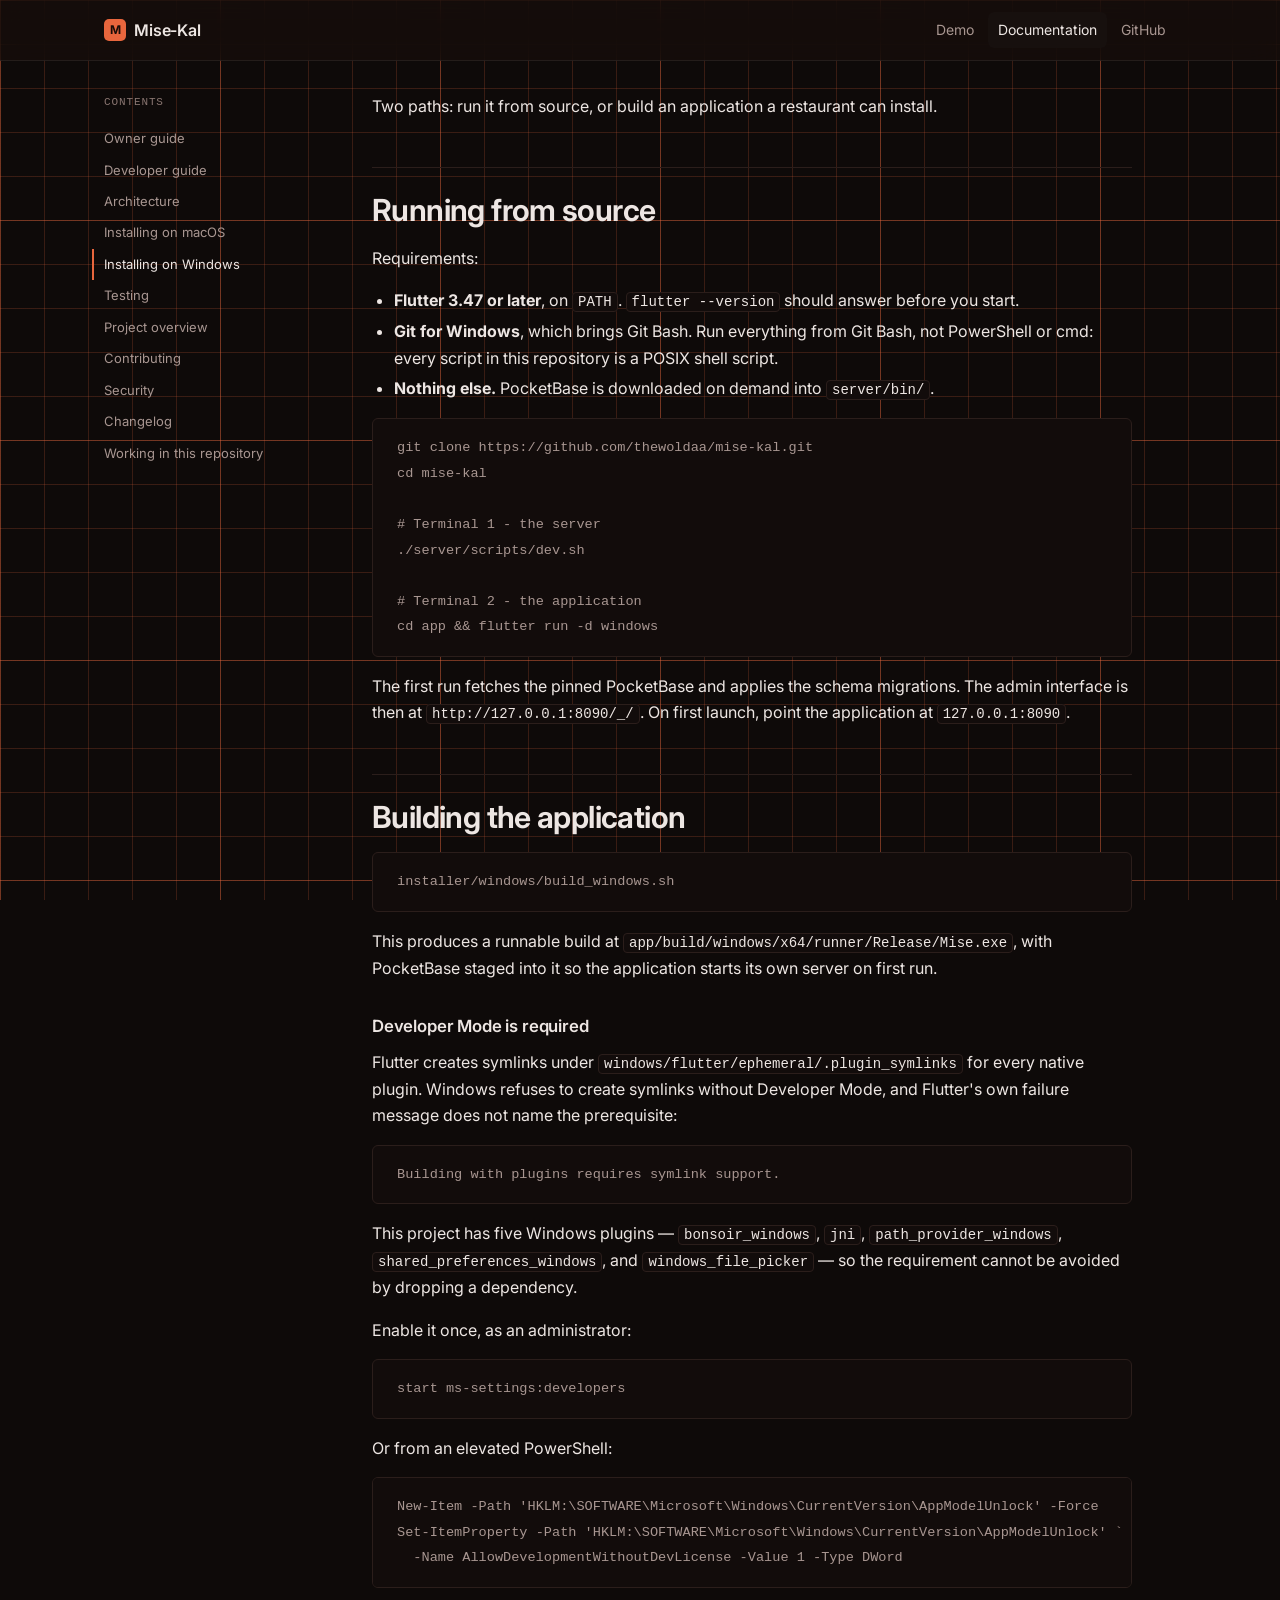
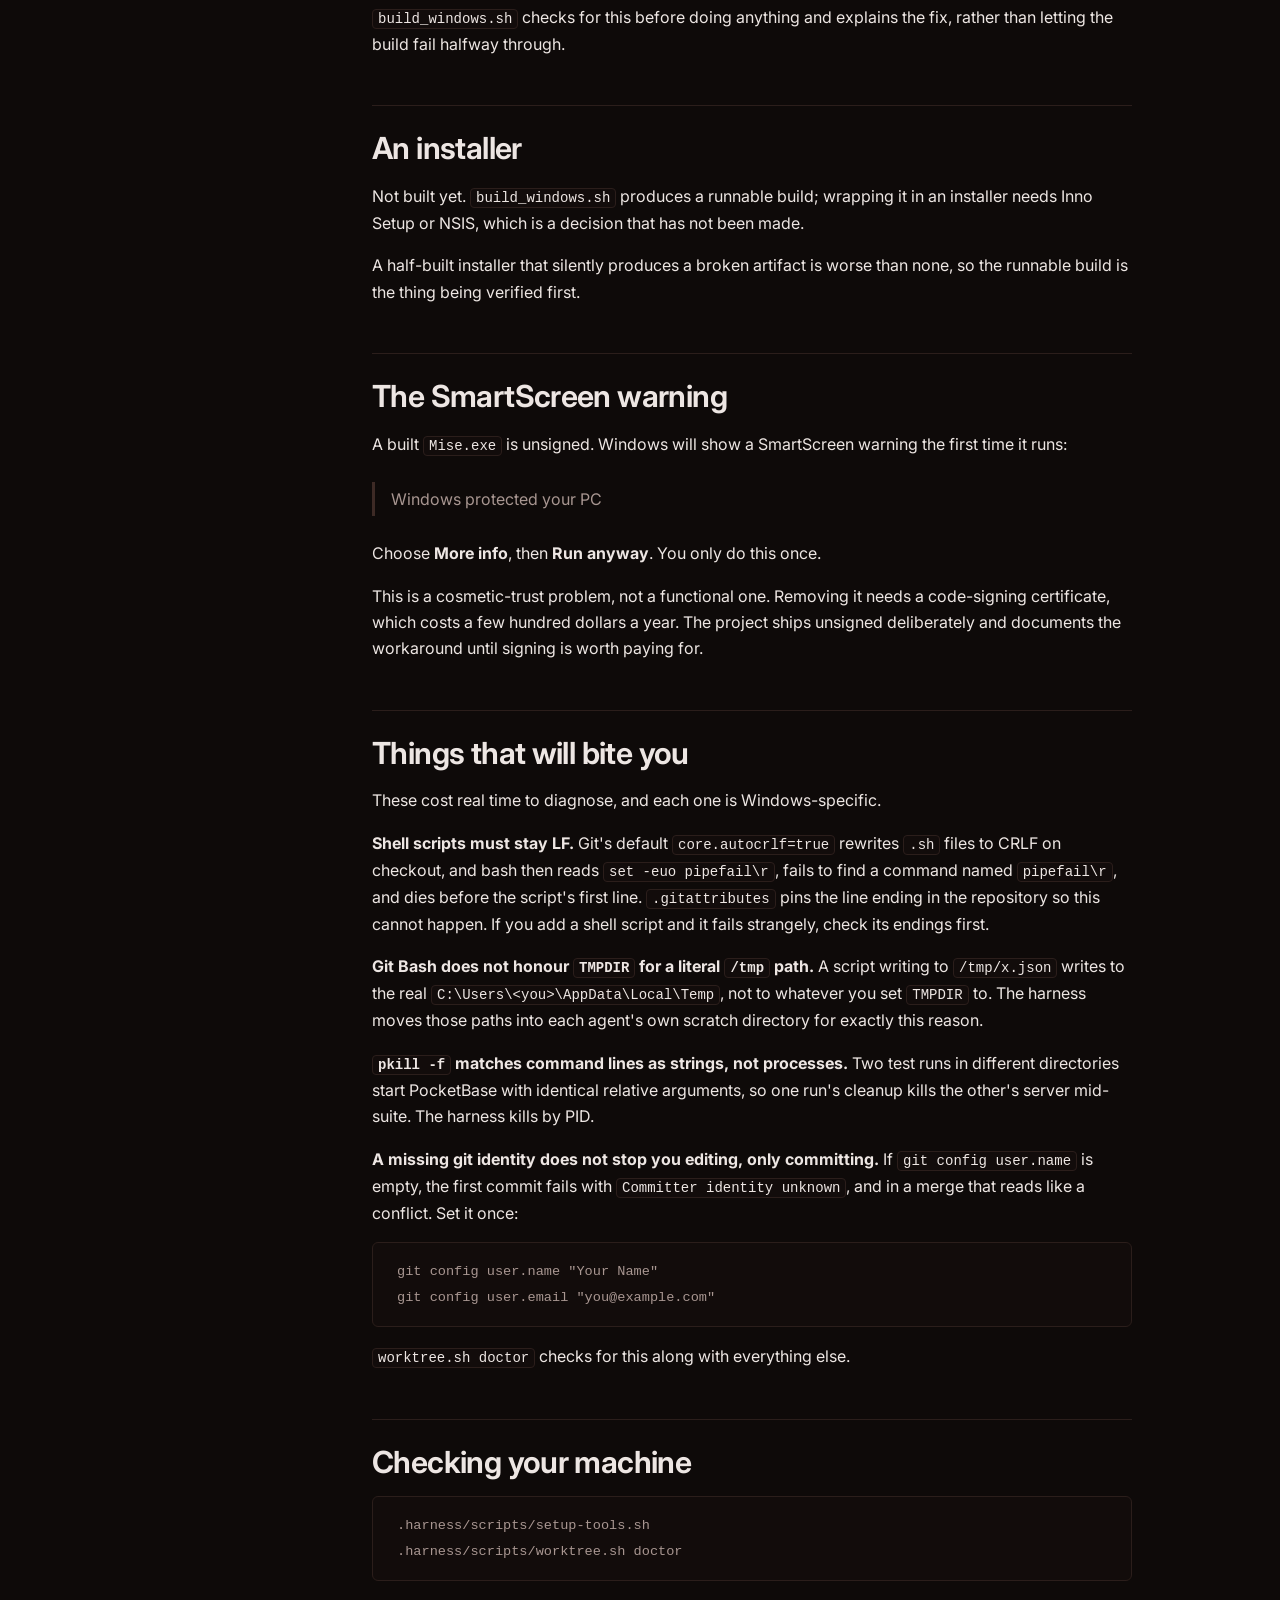
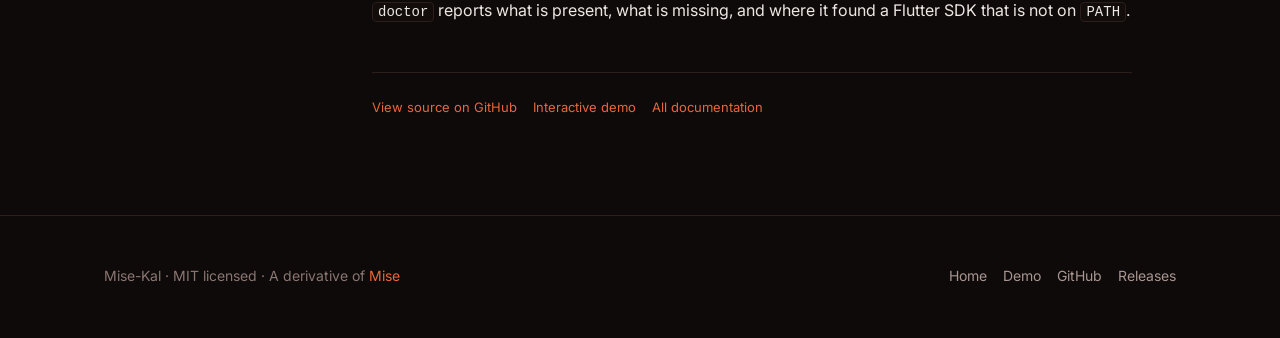
<file: docs/docs/install-windows.html>
<!DOCTYPE html>
<html lang="en">
<head>
<meta charset="utf-8">
<meta name="viewport" content="width=device-width, initial-scale=1">
<title>Installing on Windows — Mise-Kal</title>
<meta name="description" content="Building the Windows application, and the Developer Mode prerequisite.">
<meta name="theme-color" content="#0e0a09">
<link rel="preconnect" href="https://fonts.googleapis.com">
<link rel="preconnect" href="https://fonts.gstatic.com" crossorigin>
<link href="https://fonts.googleapis.com/css2?family=Inter:wght@400;500;600;700&display=swap" rel="stylesheet">
<link rel="stylesheet" href="../assets/site.css">
<style>
  /* Documentation pages are a narrower measure than the landing page: body
     text reads badly past about 75 characters, and these pages are mostly
     prose. */
  .doc-layout {
    display: grid;
    grid-template-columns: 220px minmax(0, 1fr);
    gap: var(--space-48);
    align-items: start;
    padding: var(--space-32) 0 var(--space-96);
  }
  @media (max-width: 900px) {
    .doc-layout { grid-template-columns: minmax(0, 1fr); gap: var(--space-24); }
    .doc-nav { position: static !important; }
  }
  .doc-nav {
    position: sticky;
    top: 84px;
    font-size: 13px;
  }
  .doc-nav p {
    font-family: var(--font-mono);
    font-size: 11px;
    letter-spacing: 0.08em;
    text-transform: uppercase;
    color: var(--text-tertiary);
    margin: 0 0 var(--space-12);
  }
  .doc-nav ul { list-style: none; margin: 0; padding: 0; }
  .doc-nav li { margin: 0; }
  .doc-nav a {
    display: block;
    padding: 5px 0;
    color: var(--text-secondary);
    border-left: 2px solid transparent;
    padding-left: 10px;
    margin-left: -12px;
  }
  .doc-nav a:hover { color: var(--text); text-decoration: none; }
  .doc-nav a[aria-current='page'] {
    color: var(--text);
    border-left-color: var(--ember);
  }

  .doc {
    max-width: 76ch;
    min-width: 0;
  }
  .doc h1 {
    font-size: clamp(1.7rem, 4vw, 2.3rem);
    margin-bottom: var(--space-24);
  }
  .doc h2 {
    margin-top: var(--space-48);
    padding-top: var(--space-24);
    border-top: 1px solid var(--border);
  }
  .doc h3 { margin-top: var(--space-32); }
  .doc ul, .doc ol { padding-left: 22px; }
  .doc li { margin: var(--space-4) 0; }
  .doc blockquote {
    margin: var(--space-24) 0;
    padding: var(--space-4) 0 var(--space-4) var(--space-16);
    border-left: 3px solid var(--border-strong);
    color: var(--text-secondary);
  }
  .doc blockquote p { margin: 0; }
  .doc hr {
    border: 0;
    border-top: 1px solid var(--border);
    margin: var(--space-48) 0;
  }
  .doc table { margin: var(--space-24) 0; }
  .doc img { margin: var(--space-16) 0; }
  .doc-links {
    display: flex;
    flex-wrap: wrap;
    gap: var(--space-16);
    margin-top: var(--space-48);
    padding-top: var(--space-24);
    border-top: 1px solid var(--border);
    font-size: 13px;
  }
</style>
</head>
<body>

<a class="skip-link" href="#main">Skip to content</a>

<header class="site-header">
  <div class="wrap">
    <a class="brand" href="../">
      <span class="brand-mark" aria-hidden="true">M</span>
      <span>Mise-Kal</span>
    </a>
    <nav class="site-nav" aria-label="Primary">
      <a href="../demo/">Demo</a>
      <a href="./" aria-current='page'>Documentation</a>
      <a href="https://github.com/thewoldaa/mise-kal">GitHub</a>
    </nav>
  </div>
</header>

<main id="main">
<div class="wrap">
  <div class="doc-layout">
    <nav class="doc-nav" aria-label="Documentation">
      <p>Contents</p>
      <ul>
        <li><a href="owner-guide.html">Owner guide</a></li>
        <li><a href="developing.html">Developer guide</a></li>
        <li><a href="architecture.html">Architecture</a></li>
        <li><a href="install-macos.html">Installing on macOS</a></li>
        <li><a href="install-windows.html" aria-current='page'>Installing on Windows</a></li>
        <li><a href="testing.html">Testing</a></li>
        <li><a href="README.html">Project overview</a></li>
        <li><a href="CONTRIBUTING.html">Contributing</a></li>
        <li><a href="SECURITY.html">Security</a></li>
        <li><a href="CHANGELOG.html">Changelog</a></li>
        <li><a href="AGENTS.html">Working in this repository</a></li>
      </ul>
    </nav>
    <article class="doc">
<p>Two paths: run it from source, or build an application a restaurant can install.</p>
<h2 id="running-from-source">Running from source</h2>
<p>Requirements:</p>
<ul>
<li><strong>Flutter 3.47 or later</strong>, on <code>PATH</code>. <code>flutter --version</code> should answer before
  you start.</li>
<li><strong>Git for Windows</strong>, which brings Git Bash. Run everything from Git Bash, not
  PowerShell or cmd: every script in this repository is a POSIX shell script.</li>
<li><strong>Nothing else.</strong> PocketBase is downloaded on demand into <code>server/bin/</code>.</li>
</ul>
<pre><code class="language-bash">git clone https://github.com/thewoldaa/mise-kal.git
cd mise-kal

# Terminal 1 - the server
./server/scripts/dev.sh

# Terminal 2 - the application
cd app &amp;&amp; flutter run -d windows
</code></pre>
<p>The first run fetches the pinned PocketBase and applies the schema migrations.
The admin interface is then at <code>http://127.0.0.1:8090/_/</code>. On first launch, point
the application at <code>127.0.0.1:8090</code>.</p>
<h2 id="building-the-application">Building the application</h2>
<pre><code class="language-bash">installer/windows/build_windows.sh
</code></pre>
<p>This produces a runnable build at
<code>app/build/windows/x64/runner/Release/Mise.exe</code>, with PocketBase staged into it
so the application starts its own server on first run.</p>
<h3 id="developer-mode-is-required">Developer Mode is required</h3>
<p>Flutter creates symlinks under <code>windows/flutter/ephemeral/.plugin_symlinks</code> for
every native plugin. Windows refuses to create symlinks without Developer Mode,
and Flutter's own failure message does not name the prerequisite:</p>
<pre><code>Building with plugins requires symlink support.
</code></pre>
<p>This project has five Windows plugins — <code>bonsoir_windows</code>, <code>jni</code>,
<code>path_provider_windows</code>, <code>shared_preferences_windows</code>, and
<code>windows_file_picker</code> — so the requirement cannot be avoided by dropping a
dependency.</p>
<p>Enable it once, as an administrator:</p>
<pre><code>start ms-settings:developers
</code></pre>
<p>Or from an elevated PowerShell:</p>
<pre><code class="language-powershell">New-Item -Path 'HKLM:\SOFTWARE\Microsoft\Windows\CurrentVersion\AppModelUnlock' -Force
Set-ItemProperty -Path 'HKLM:\SOFTWARE\Microsoft\Windows\CurrentVersion\AppModelUnlock' `
  -Name AllowDevelopmentWithoutDevLicense -Value 1 -Type DWord
</code></pre>
<p><code>build_windows.sh</code> checks for this before doing anything and explains the fix,
rather than letting the build fail halfway through.</p>
<h2 id="an-installer">An installer</h2>
<p>Not built yet. <code>build_windows.sh</code> produces a runnable build; wrapping it in an
installer needs Inno Setup or NSIS, which is a decision that has not been made.</p>
<p>A half-built installer that silently produces a broken artifact is worse than
none, so the runnable build is the thing being verified first.</p>
<h2 id="the-smartscreen-warning">The SmartScreen warning</h2>
<p>A built <code>Mise.exe</code> is unsigned. Windows will show a SmartScreen warning the first
time it runs:</p>
<blockquote>
<p>Windows protected your PC</p>
</blockquote>
<p>Choose <strong>More info</strong>, then <strong>Run anyway</strong>. You only do this once.</p>
<p>This is a cosmetic-trust problem, not a functional one. Removing it needs a
code-signing certificate, which costs a few hundred dollars a year. The project
ships unsigned deliberately and documents the workaround until signing is worth
paying for.</p>
<h2 id="things-that-will-bite-you">Things that will bite you</h2>
<p>These cost real time to diagnose, and each one is Windows-specific.</p>
<p><strong>Shell scripts must stay LF.</strong> Git's default <code>core.autocrlf=true</code> rewrites
<code>.sh</code> files to CRLF on checkout, and bash then reads <code>set -euo pipefail\r</code>,
fails to find a command named <code>pipefail\r</code>, and dies before the script's first
line. <code>.gitattributes</code> pins the line ending in the repository so this cannot
happen. If you add a shell script and it fails strangely, check its endings
first.</p>
<p><strong>Git Bash does not honour <code>TMPDIR</code> for a literal <code>/tmp</code> path.</strong> A script writing
to <code>/tmp/x.json</code> writes to the real
<code>C:\Users\&lt;you&gt;\AppData\Local\Temp</code>, not to whatever you set <code>TMPDIR</code> to. The
harness moves those paths into each agent's own scratch directory for exactly
this reason.</p>
<p><strong><code>pkill -f</code> matches command lines as strings, not processes.</strong> Two test runs in
different directories start PocketBase with identical relative arguments, so one
run's cleanup kills the other's server mid-suite. The harness kills by PID.</p>
<p><strong>A missing git identity does not stop you editing, only committing.</strong> If
<code>git config user.name</code> is empty, the first commit fails with <code>Committer identity
unknown</code>, and in a merge that reads like a conflict. Set it once:</p>
<pre><code class="language-bash">git config user.name &quot;Your Name&quot;
git config user.email &quot;you@example.com&quot;
</code></pre>
<p><code>worktree.sh doctor</code> checks for this along with everything else.</p>
<h2 id="checking-your-machine">Checking your machine</h2>
<pre><code class="language-bash">.harness/scripts/setup-tools.sh
.harness/scripts/worktree.sh doctor
</code></pre>
<p><code>doctor</code> reports what is present, what is missing, and where it found a Flutter
SDK that is not on <code>PATH</code>.</p>
      <div class="doc-links">
        <a href="https://github.com/thewoldaa/mise-kal/blob/main/docs/install-windows.md">View source on GitHub</a>
        <a href="../demo/">Interactive demo</a>
        <a href="./">All documentation</a>
      </div>
    </article>
  </div>
</div>
</main>

<footer class="site-footer">
  <div class="wrap">
    <div>
      <p class="mb-0">
        Mise-Kal &middot; MIT licensed &middot; A derivative of
        <a href="https://github.com/devShakib015/mise">Mise</a>
      </p>
    </div>
    <nav class="footer-links" aria-label="Footer">
      <a href="../">Home</a>
      <a href="../demo/">Demo</a>
      <a href="https://github.com/thewoldaa/mise-kal">GitHub</a>
      <a href="https://github.com/thewoldaa/mise-kal/releases">Releases</a>
    </nav>
  </div>
</footer>

</body>
</html>
</file>
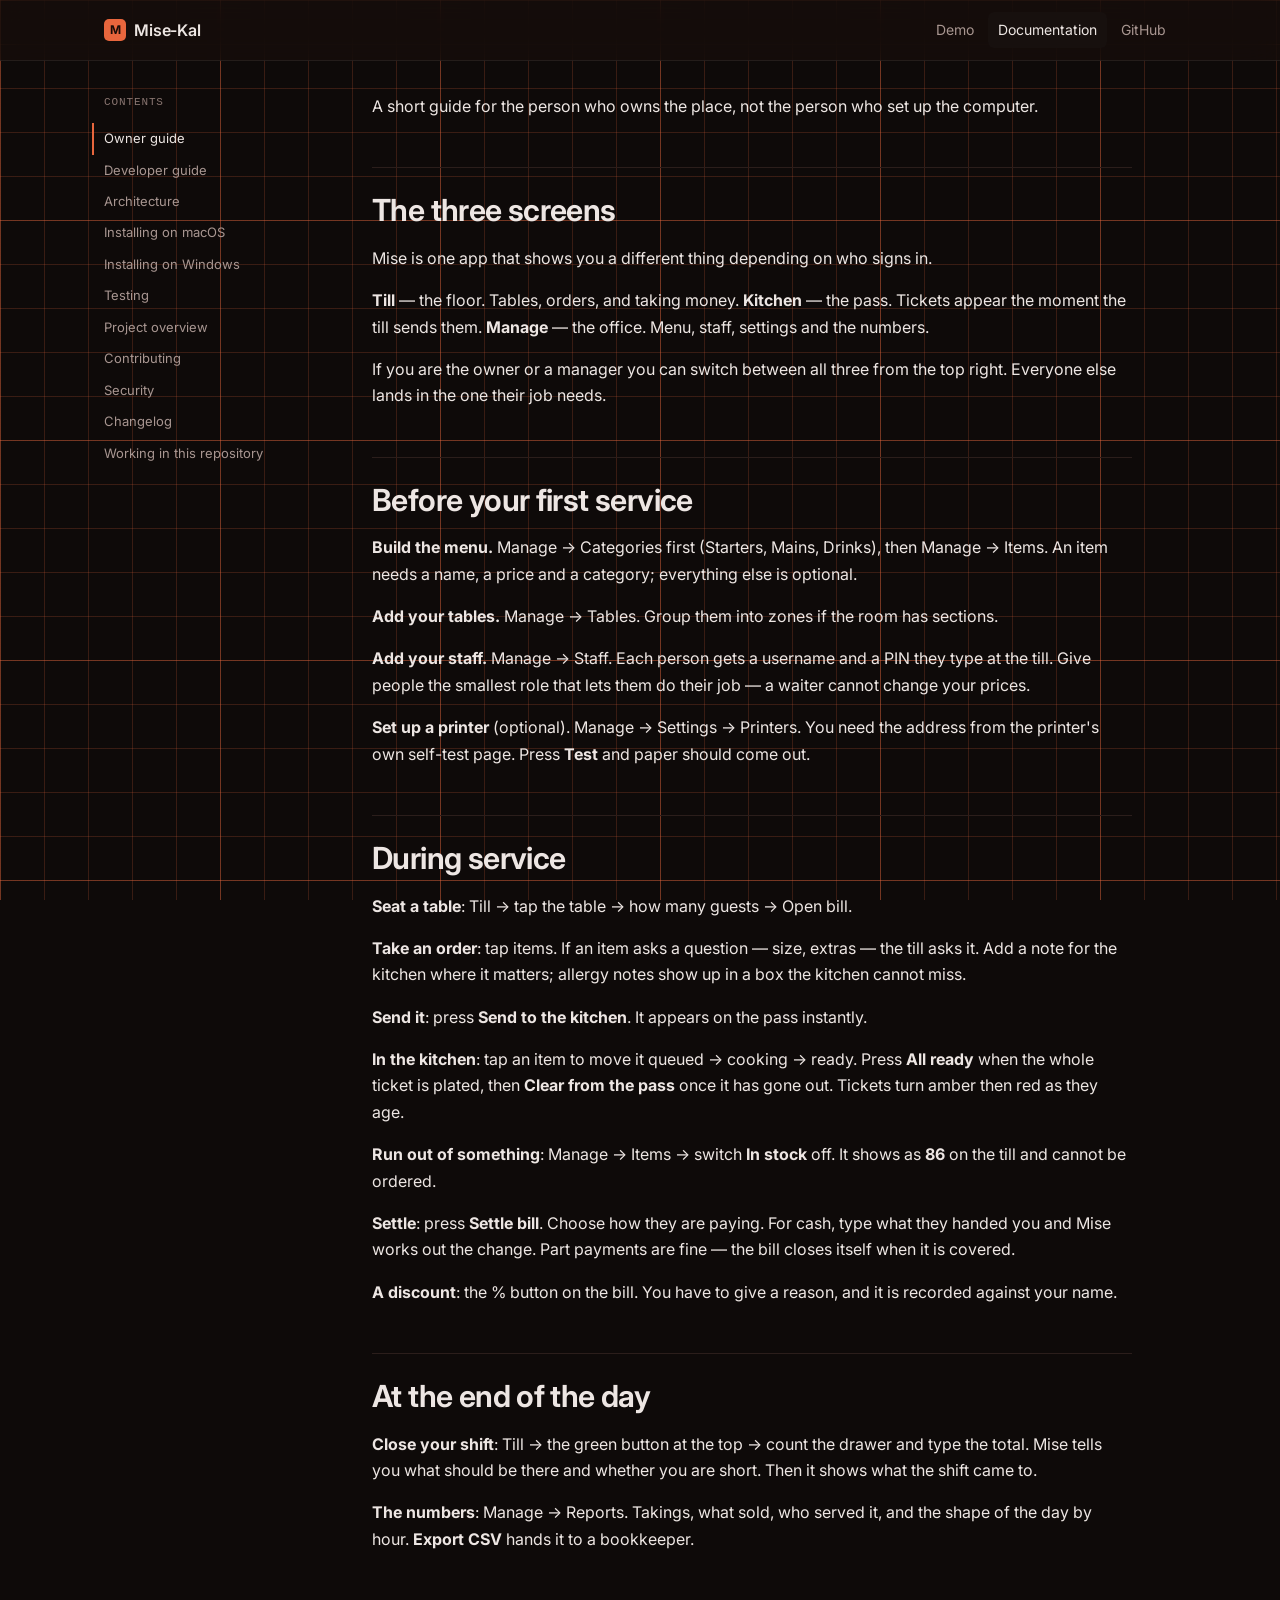
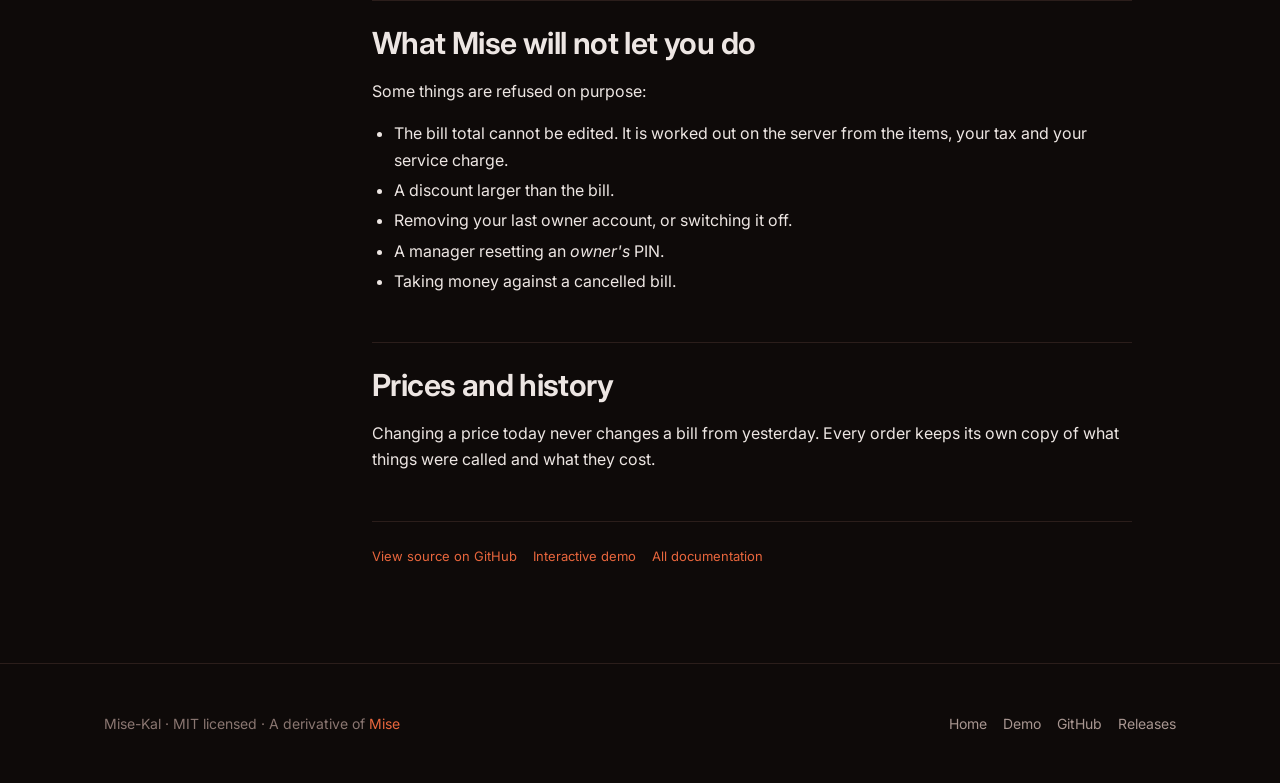
<file: docs/docs/owner-guide.html>
<!DOCTYPE html>
<html lang="en">
<head>
<meta charset="utf-8">
<meta name="viewport" content="width=device-width, initial-scale=1">
<title>Owner guide — Mise-Kal</title>
<meta name="description" content="Running a service: taking orders, the kitchen display, closing a shift, and what to do when something goes wrong.">
<meta name="theme-color" content="#0e0a09">
<link rel="preconnect" href="https://fonts.googleapis.com">
<link rel="preconnect" href="https://fonts.gstatic.com" crossorigin>
<link href="https://fonts.googleapis.com/css2?family=Inter:wght@400;500;600;700&display=swap" rel="stylesheet">
<link rel="stylesheet" href="../assets/site.css">
<style>
  /* Documentation pages are a narrower measure than the landing page: body
     text reads badly past about 75 characters, and these pages are mostly
     prose. */
  .doc-layout {
    display: grid;
    grid-template-columns: 220px minmax(0, 1fr);
    gap: var(--space-48);
    align-items: start;
    padding: var(--space-32) 0 var(--space-96);
  }
  @media (max-width: 900px) {
    .doc-layout { grid-template-columns: minmax(0, 1fr); gap: var(--space-24); }
    .doc-nav { position: static !important; }
  }
  .doc-nav {
    position: sticky;
    top: 84px;
    font-size: 13px;
  }
  .doc-nav p {
    font-family: var(--font-mono);
    font-size: 11px;
    letter-spacing: 0.08em;
    text-transform: uppercase;
    color: var(--text-tertiary);
    margin: 0 0 var(--space-12);
  }
  .doc-nav ul { list-style: none; margin: 0; padding: 0; }
  .doc-nav li { margin: 0; }
  .doc-nav a {
    display: block;
    padding: 5px 0;
    color: var(--text-secondary);
    border-left: 2px solid transparent;
    padding-left: 10px;
    margin-left: -12px;
  }
  .doc-nav a:hover { color: var(--text); text-decoration: none; }
  .doc-nav a[aria-current='page'] {
    color: var(--text);
    border-left-color: var(--ember);
  }

  .doc {
    max-width: 76ch;
    min-width: 0;
  }
  .doc h1 {
    font-size: clamp(1.7rem, 4vw, 2.3rem);
    margin-bottom: var(--space-24);
  }
  .doc h2 {
    margin-top: var(--space-48);
    padding-top: var(--space-24);
    border-top: 1px solid var(--border);
  }
  .doc h3 { margin-top: var(--space-32); }
  .doc ul, .doc ol { padding-left: 22px; }
  .doc li { margin: var(--space-4) 0; }
  .doc blockquote {
    margin: var(--space-24) 0;
    padding: var(--space-4) 0 var(--space-4) var(--space-16);
    border-left: 3px solid var(--border-strong);
    color: var(--text-secondary);
  }
  .doc blockquote p { margin: 0; }
  .doc hr {
    border: 0;
    border-top: 1px solid var(--border);
    margin: var(--space-48) 0;
  }
  .doc table { margin: var(--space-24) 0; }
  .doc img { margin: var(--space-16) 0; }
  .doc-links {
    display: flex;
    flex-wrap: wrap;
    gap: var(--space-16);
    margin-top: var(--space-48);
    padding-top: var(--space-24);
    border-top: 1px solid var(--border);
    font-size: 13px;
  }
</style>
</head>
<body>

<a class="skip-link" href="#main">Skip to content</a>

<header class="site-header">
  <div class="wrap">
    <a class="brand" href="../">
      <span class="brand-mark" aria-hidden="true">M</span>
      <span>Mise-Kal</span>
    </a>
    <nav class="site-nav" aria-label="Primary">
      <a href="../demo/">Demo</a>
      <a href="./" aria-current='page'>Documentation</a>
      <a href="https://github.com/thewoldaa/mise-kal">GitHub</a>
    </nav>
  </div>
</header>

<main id="main">
<div class="wrap">
  <div class="doc-layout">
    <nav class="doc-nav" aria-label="Documentation">
      <p>Contents</p>
      <ul>
        <li><a href="owner-guide.html" aria-current='page'>Owner guide</a></li>
        <li><a href="developing.html">Developer guide</a></li>
        <li><a href="architecture.html">Architecture</a></li>
        <li><a href="install-macos.html">Installing on macOS</a></li>
        <li><a href="install-windows.html">Installing on Windows</a></li>
        <li><a href="testing.html">Testing</a></li>
        <li><a href="README.html">Project overview</a></li>
        <li><a href="CONTRIBUTING.html">Contributing</a></li>
        <li><a href="SECURITY.html">Security</a></li>
        <li><a href="CHANGELOG.html">Changelog</a></li>
        <li><a href="AGENTS.html">Working in this repository</a></li>
      </ul>
    </nav>
    <article class="doc">
<p>A short guide for the person who owns the place, not the person who set up the
computer.</p>
<h2 id="the-three-screens">The three screens</h2>
<p>Mise is one app that shows you a different thing depending on who signs in.</p>
<p><strong>Till</strong> — the floor. Tables, orders, and taking money.
<strong>Kitchen</strong> — the pass. Tickets appear the moment the till sends them.
<strong>Manage</strong> — the office. Menu, staff, settings and the numbers.</p>
<p>If you are the owner or a manager you can switch between all three from the top
right. Everyone else lands in the one their job needs.</p>
<h2 id="before-your-first-service">Before your first service</h2>
<p><strong>Build the menu.</strong> Manage → Categories first (Starters, Mains, Drinks), then
Manage → Items. An item needs a name, a price and a category; everything else is
optional.</p>
<p><strong>Add your tables.</strong> Manage → Tables. Group them into zones if the room has
sections.</p>
<p><strong>Add your staff.</strong> Manage → Staff. Each person gets a username and a PIN they
type at the till. Give people the smallest role that lets them do their job — a
waiter cannot change your prices.</p>
<p><strong>Set up a printer</strong> (optional). Manage → Settings → Printers. You need the
address from the printer's own self-test page. Press <strong>Test</strong> and paper should
come out.</p>
<h2 id="during-service">During service</h2>
<p><strong>Seat a table</strong>: Till → tap the table → how many guests → Open bill.</p>
<p><strong>Take an order</strong>: tap items. If an item asks a question — size, extras — the
till asks it. Add a note for the kitchen where it matters; allergy notes show up
in a box the kitchen cannot miss.</p>
<p><strong>Send it</strong>: press <strong>Send to the kitchen</strong>. It appears on the pass instantly.</p>
<p><strong>In the kitchen</strong>: tap an item to move it queued → cooking → ready. Press <strong>All
ready</strong> when the whole ticket is plated, then <strong>Clear from the pass</strong> once it has
gone out. Tickets turn amber then red as they age.</p>
<p><strong>Run out of something</strong>: Manage → Items → switch <strong>In stock</strong> off. It shows as
<strong>86</strong> on the till and cannot be ordered.</p>
<p><strong>Settle</strong>: press <strong>Settle bill</strong>. Choose how they are paying. For cash, type
what they handed you and Mise works out the change. Part payments are fine —
the bill closes itself when it is covered.</p>
<p><strong>A discount</strong>: the % button on the bill. You have to give a reason, and it is
recorded against your name.</p>
<h2 id="at-the-end-of-the-day">At the end of the day</h2>
<p><strong>Close your shift</strong>: Till → the green button at the top → count the drawer and
type the total. Mise tells you what should be there and whether you are short.
Then it shows what the shift came to.</p>
<p><strong>The numbers</strong>: Manage → Reports. Takings, what sold, who served it, and the
shape of the day by hour. <strong>Export CSV</strong> hands it to a bookkeeper.</p>
<h2 id="what-mise-will-not-let-you-do">What Mise will not let you do</h2>
<p>Some things are refused on purpose:</p>
<ul>
<li>The bill total cannot be edited. It is worked out on the server from the
  items, your tax and your service charge.</li>
<li>A discount larger than the bill.</li>
<li>Removing your last owner account, or switching it off.</li>
<li>A manager resetting an <em>owner's</em> PIN.</li>
<li>Taking money against a cancelled bill.</li>
</ul>
<h2 id="prices-and-history">Prices and history</h2>
<p>Changing a price today never changes a bill from yesterday. Every order keeps
its own copy of what things were called and what they cost.</p>
      <div class="doc-links">
        <a href="https://github.com/thewoldaa/mise-kal/blob/main/docs/owner-guide.md">View source on GitHub</a>
        <a href="../demo/">Interactive demo</a>
        <a href="./">All documentation</a>
      </div>
    </article>
  </div>
</div>
</main>

<footer class="site-footer">
  <div class="wrap">
    <div>
      <p class="mb-0">
        Mise-Kal &middot; MIT licensed &middot; A derivative of
        <a href="https://github.com/devShakib015/mise">Mise</a>
      </p>
    </div>
    <nav class="footer-links" aria-label="Footer">
      <a href="../">Home</a>
      <a href="../demo/">Demo</a>
      <a href="https://github.com/thewoldaa/mise-kal">GitHub</a>
      <a href="https://github.com/thewoldaa/mise-kal/releases">Releases</a>
    </nav>
  </div>
</footer>

</body>
</html>
</file>
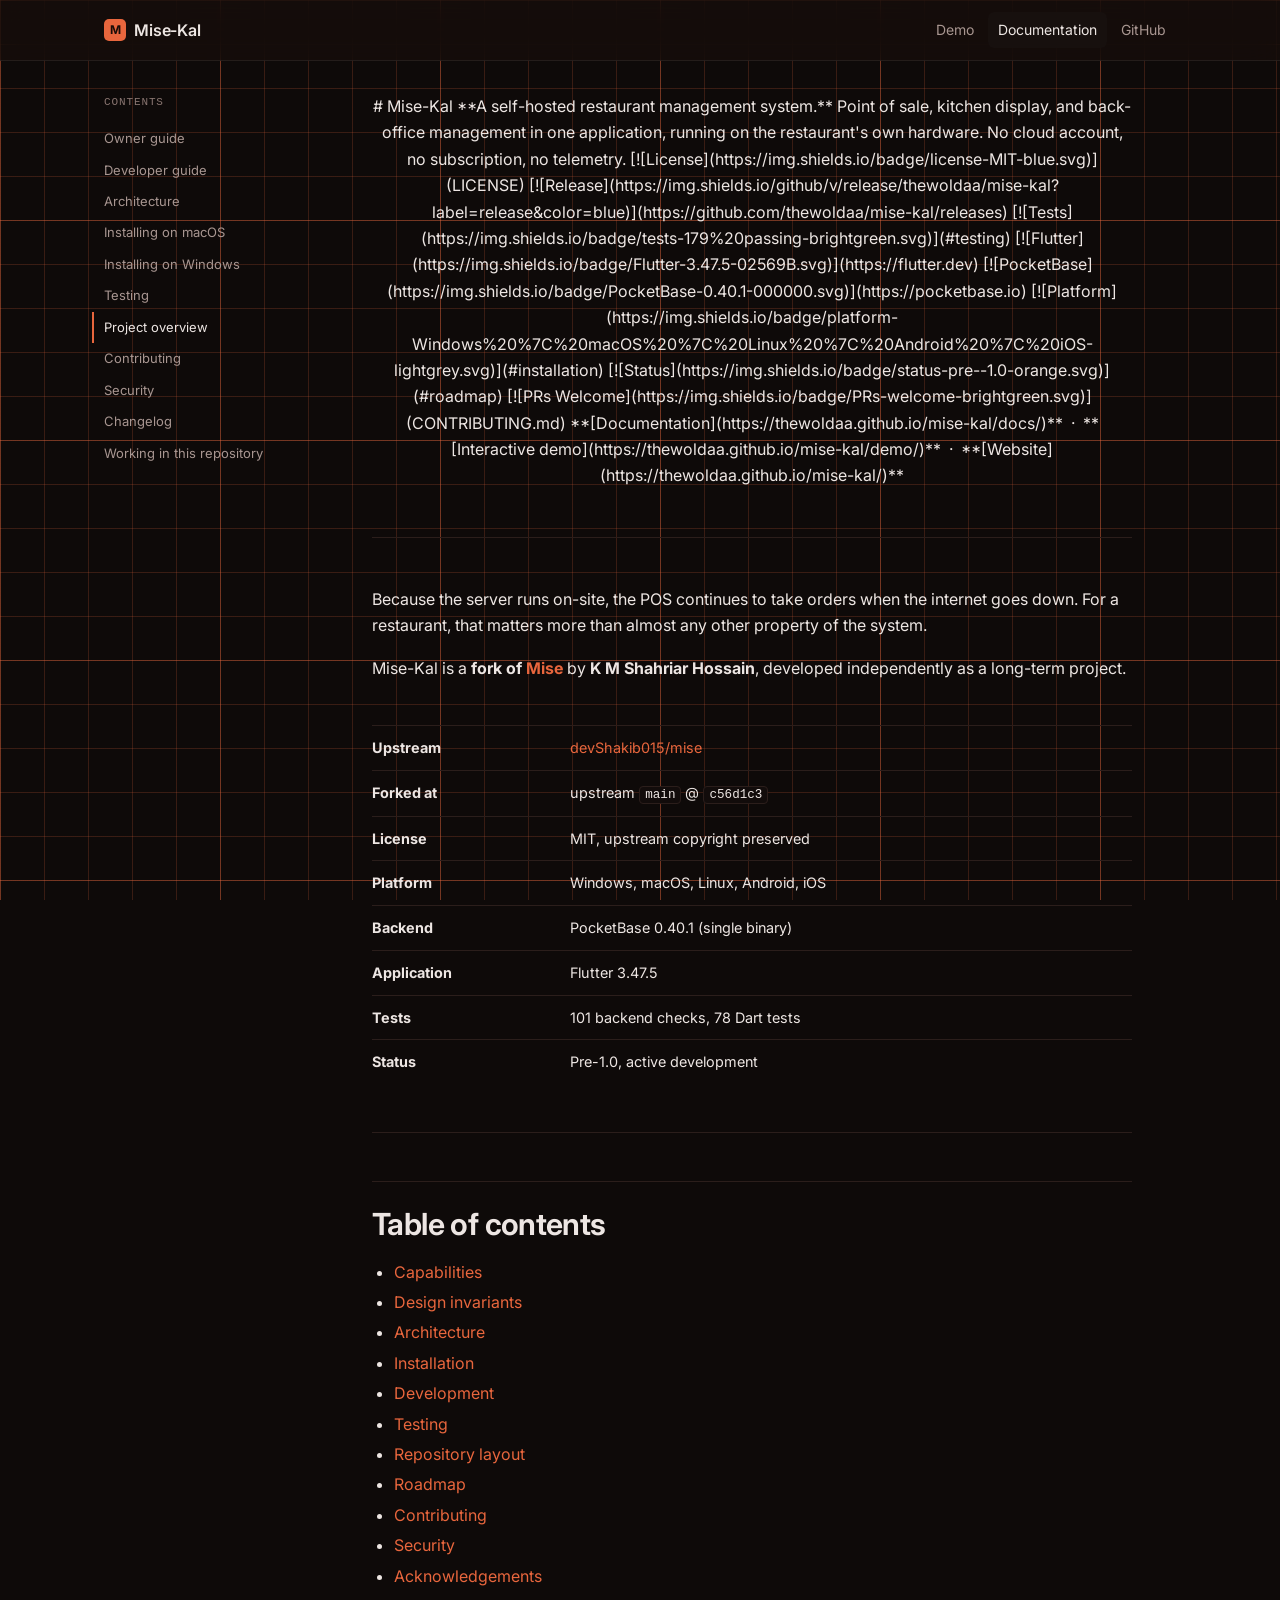
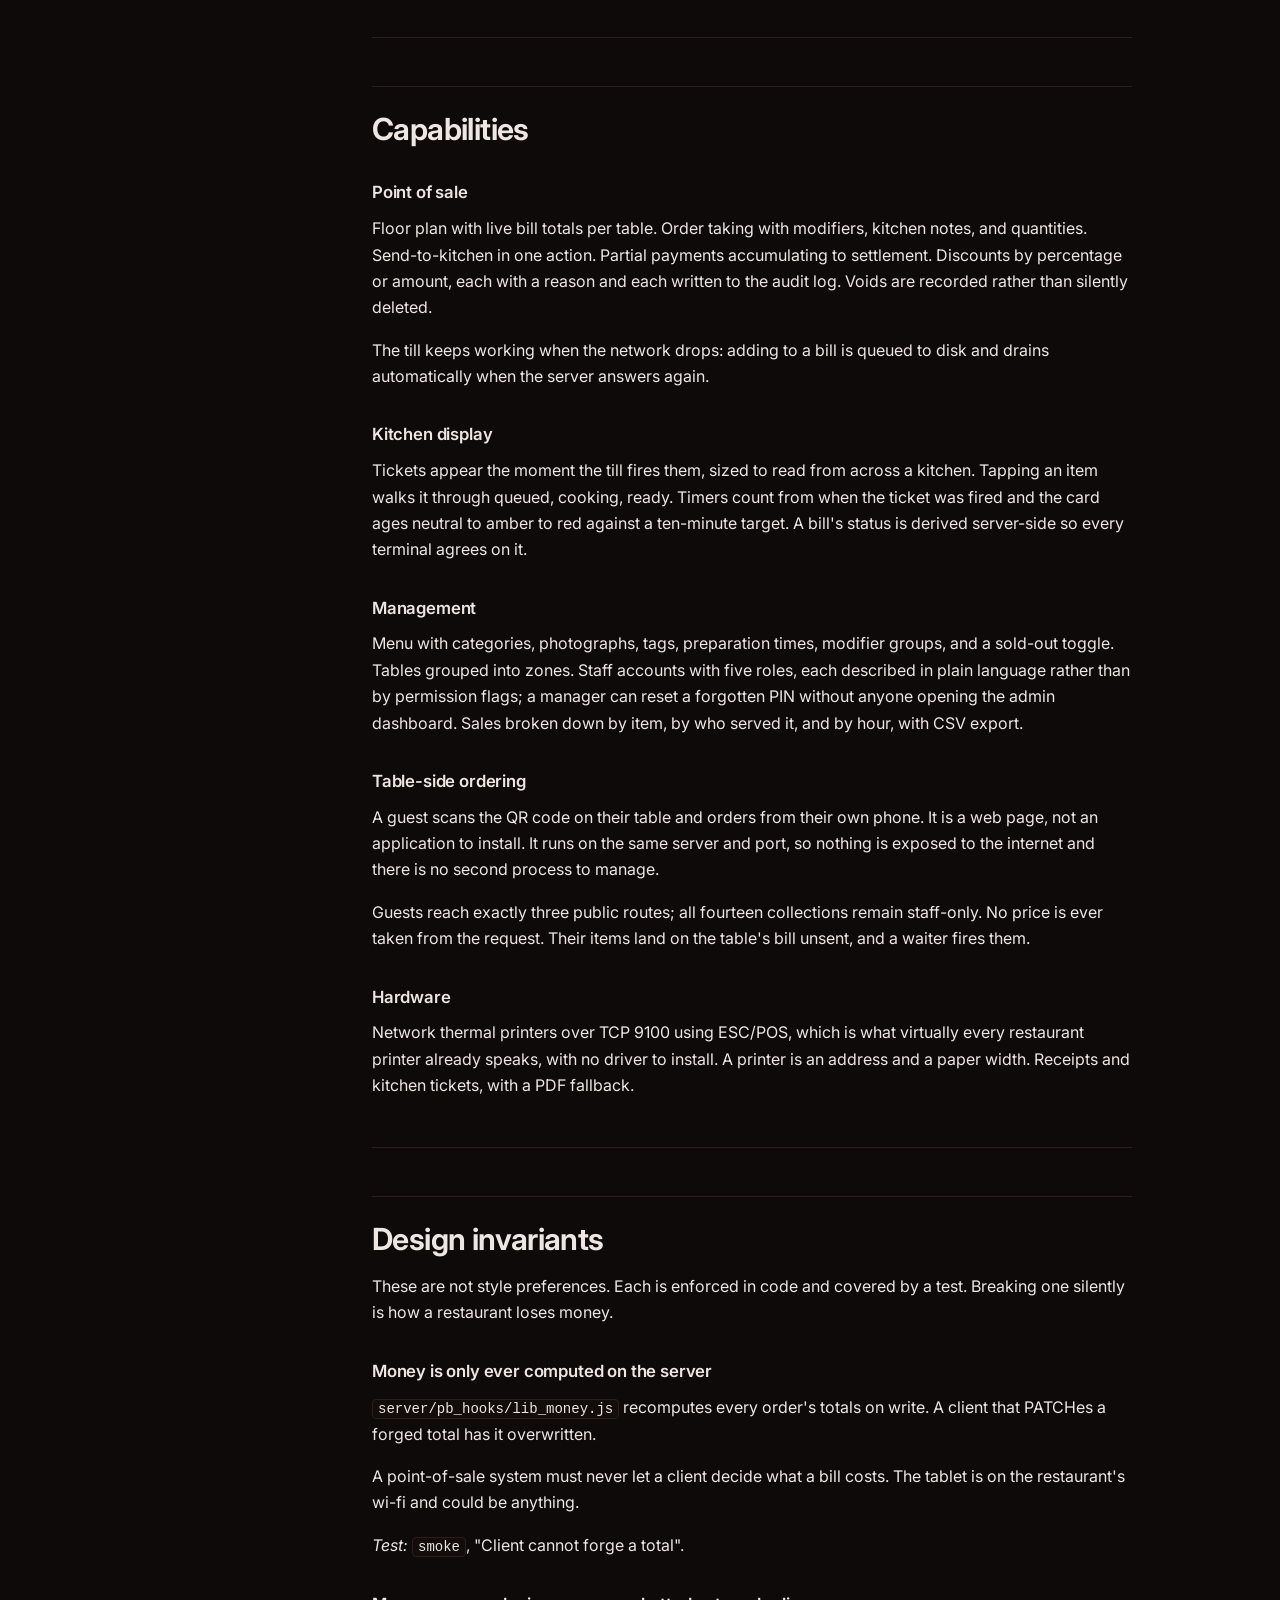
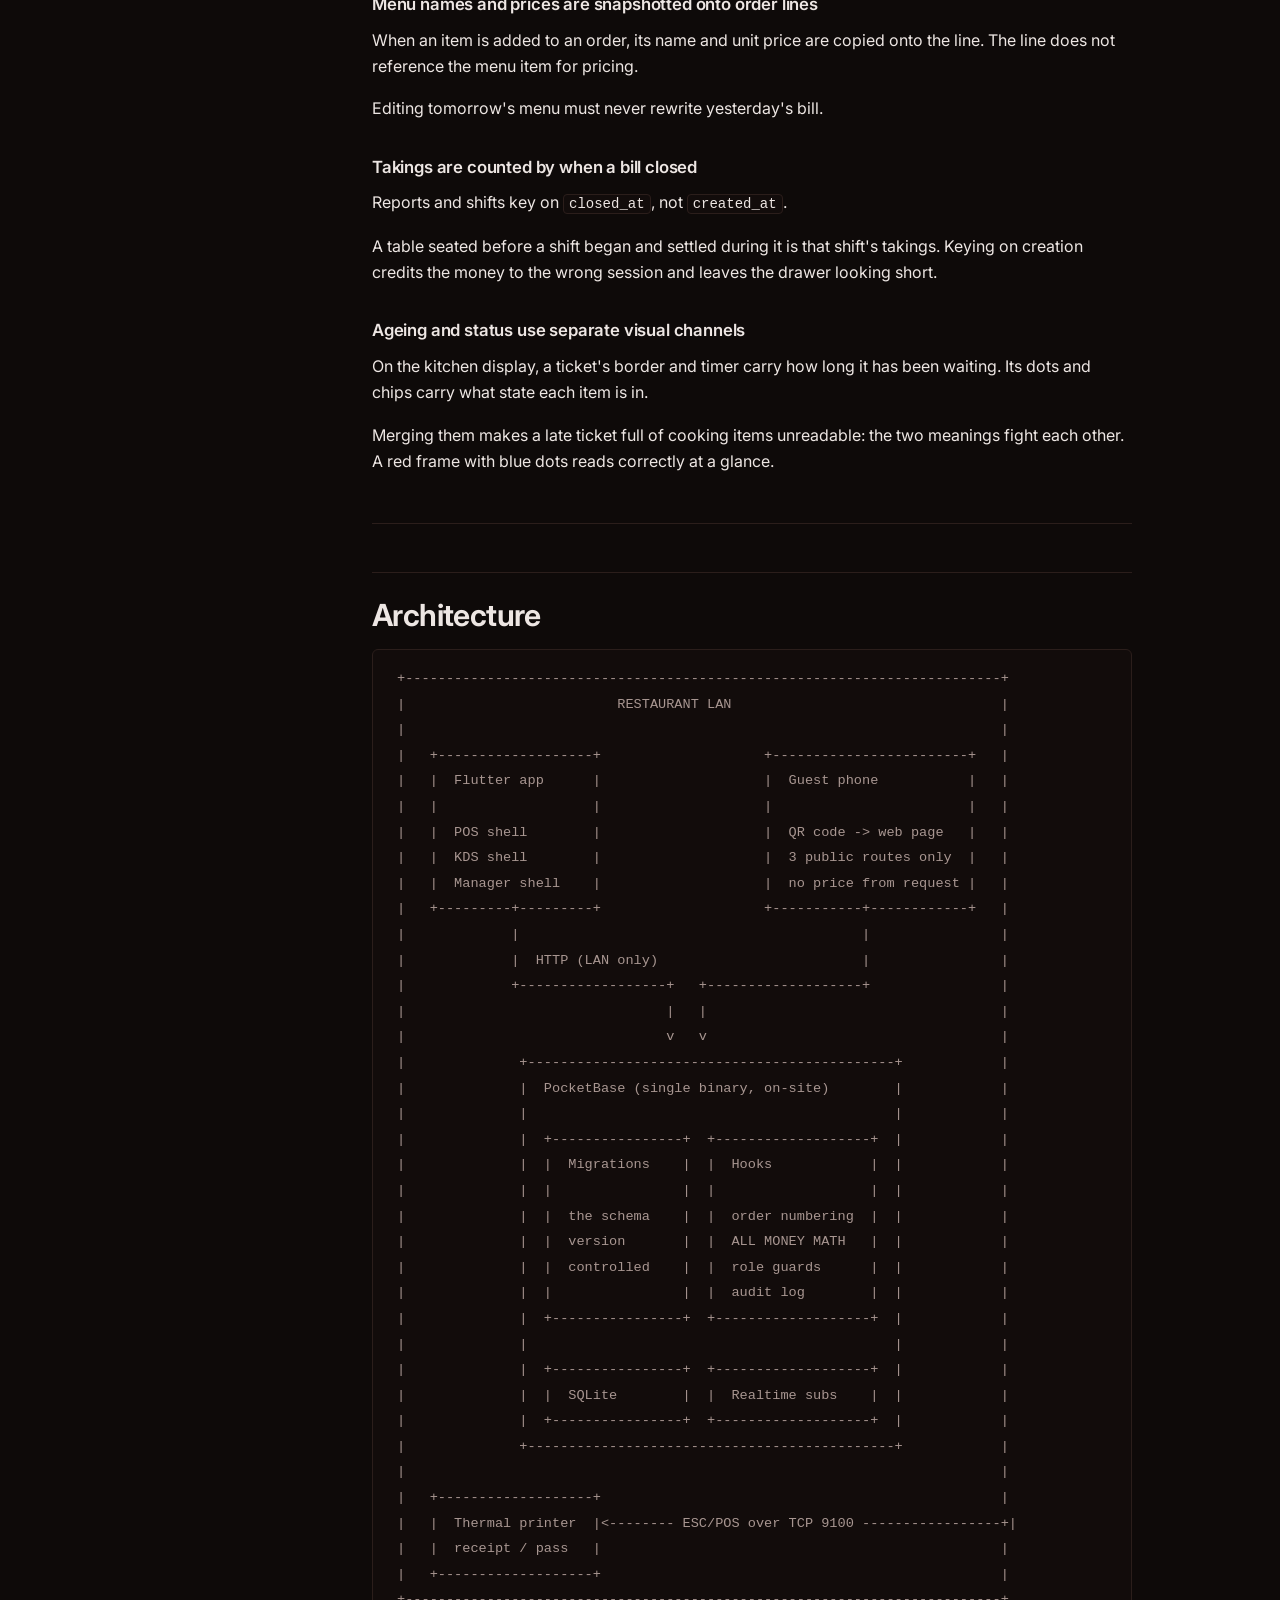
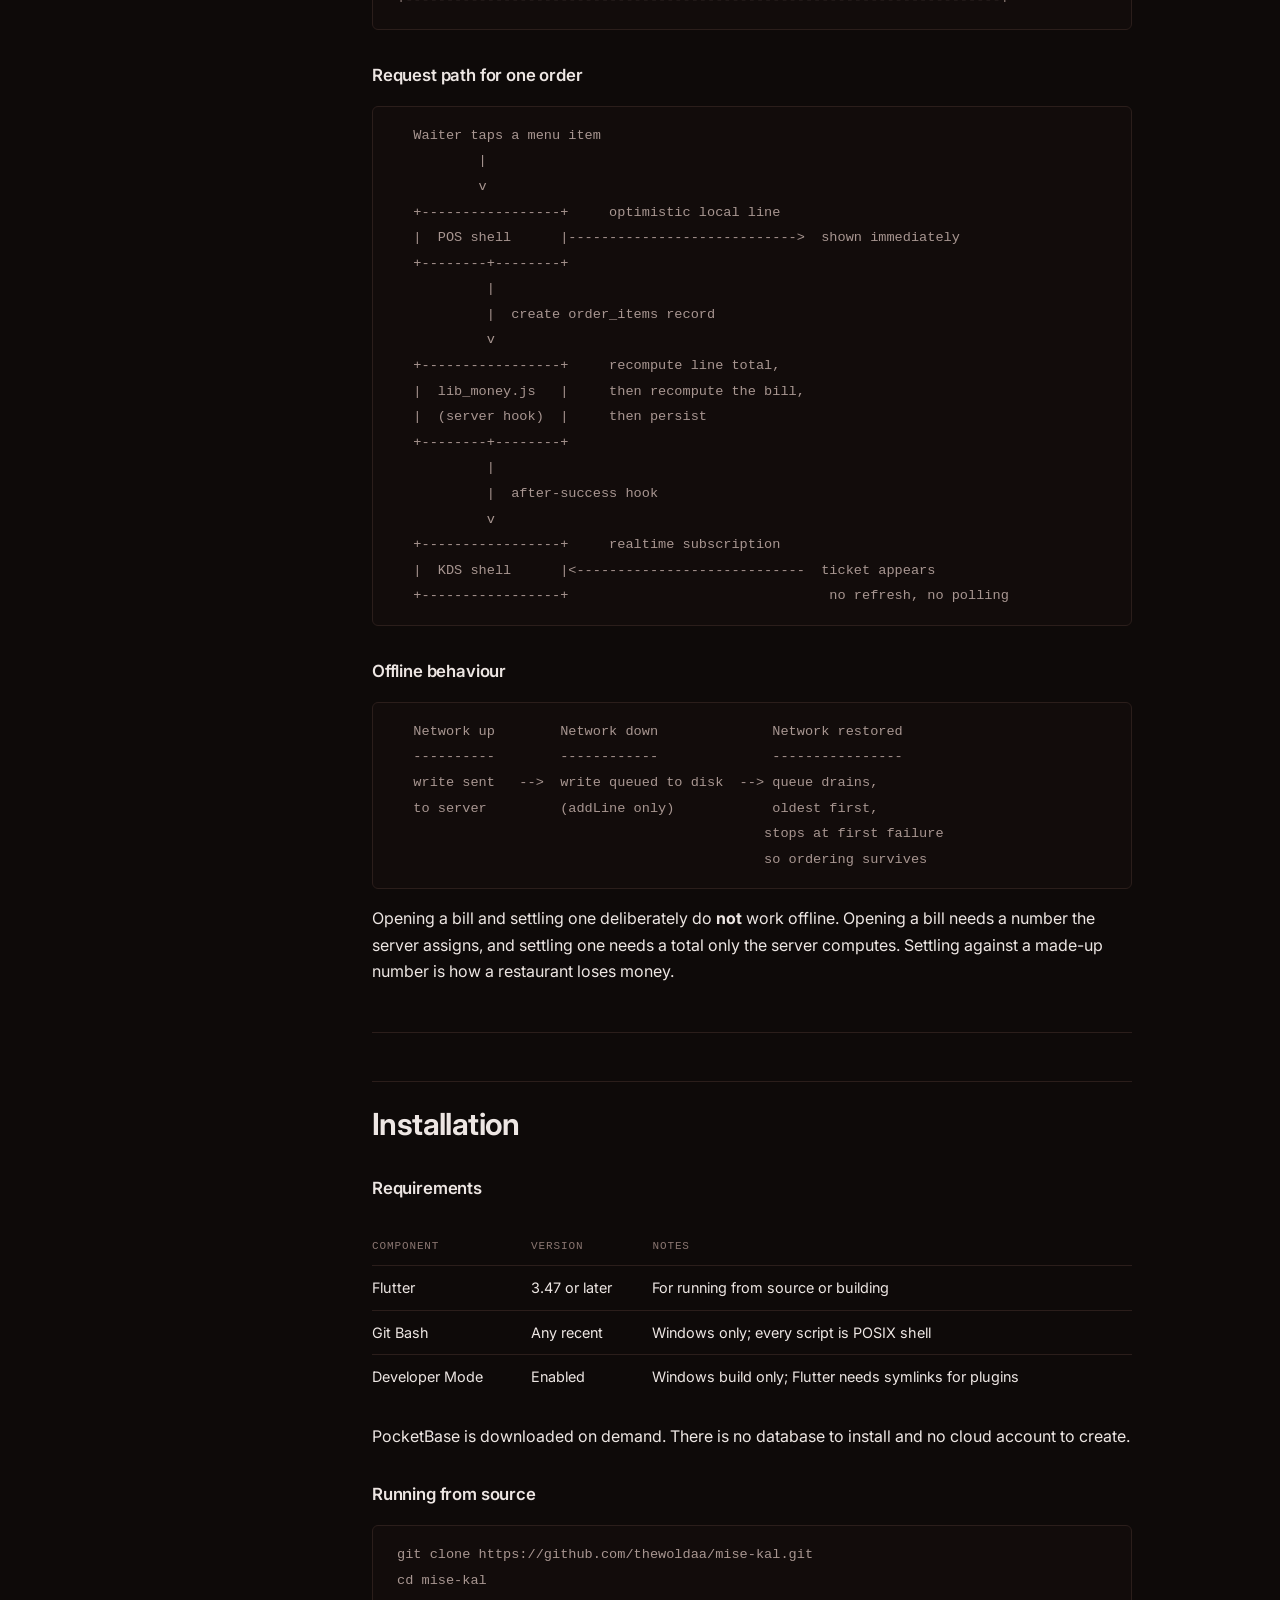
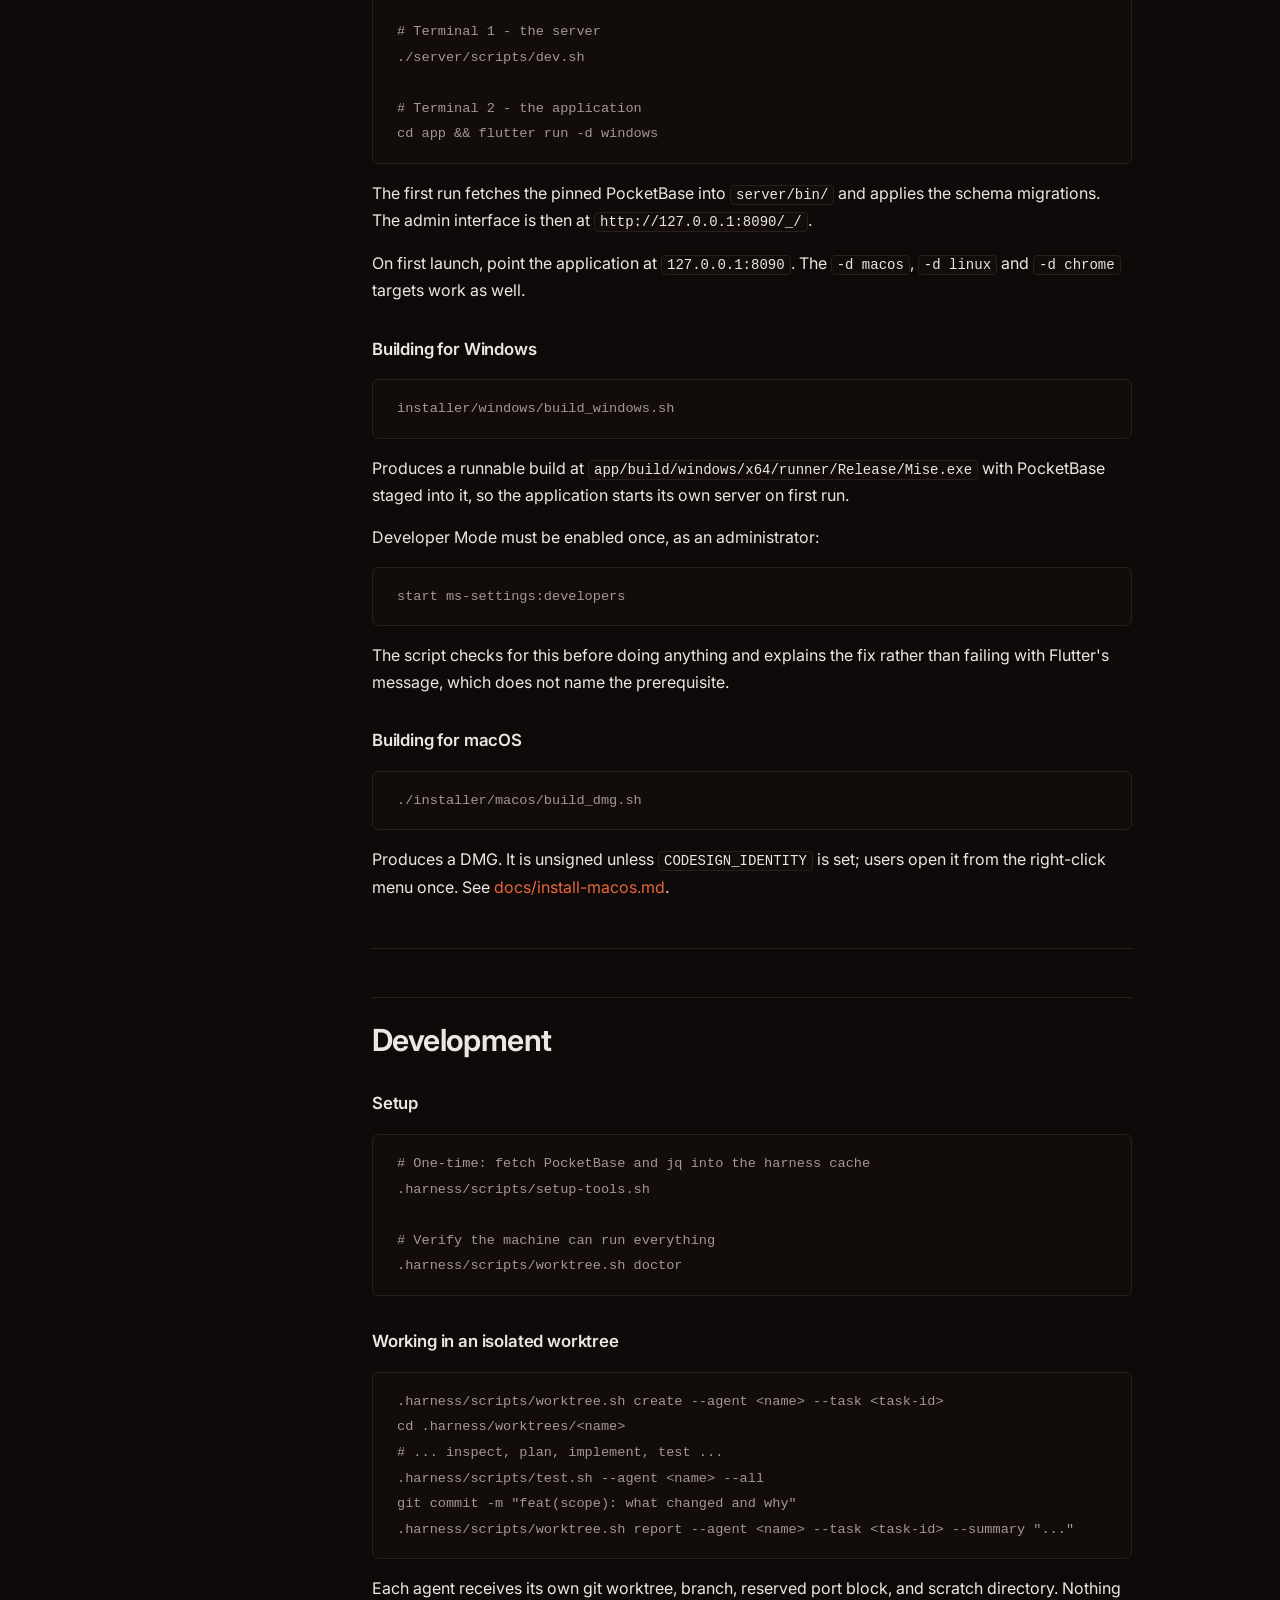
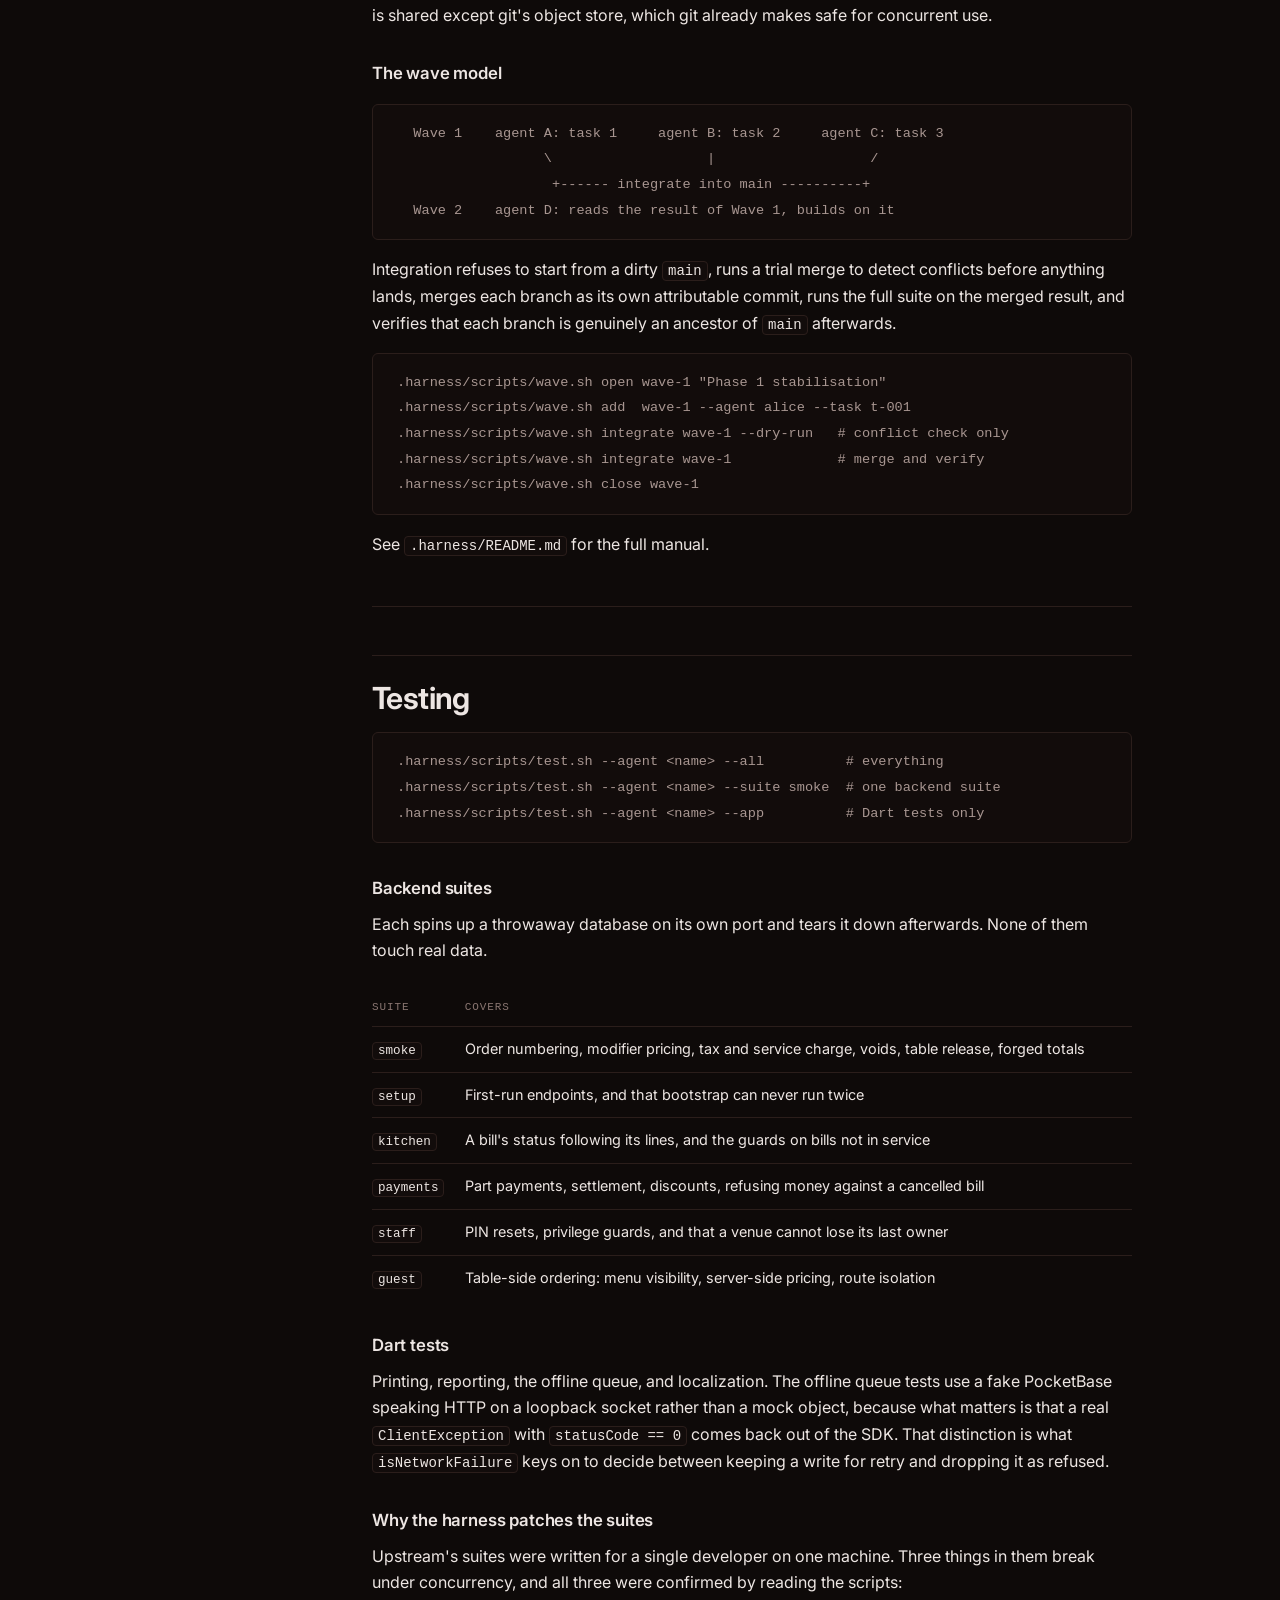
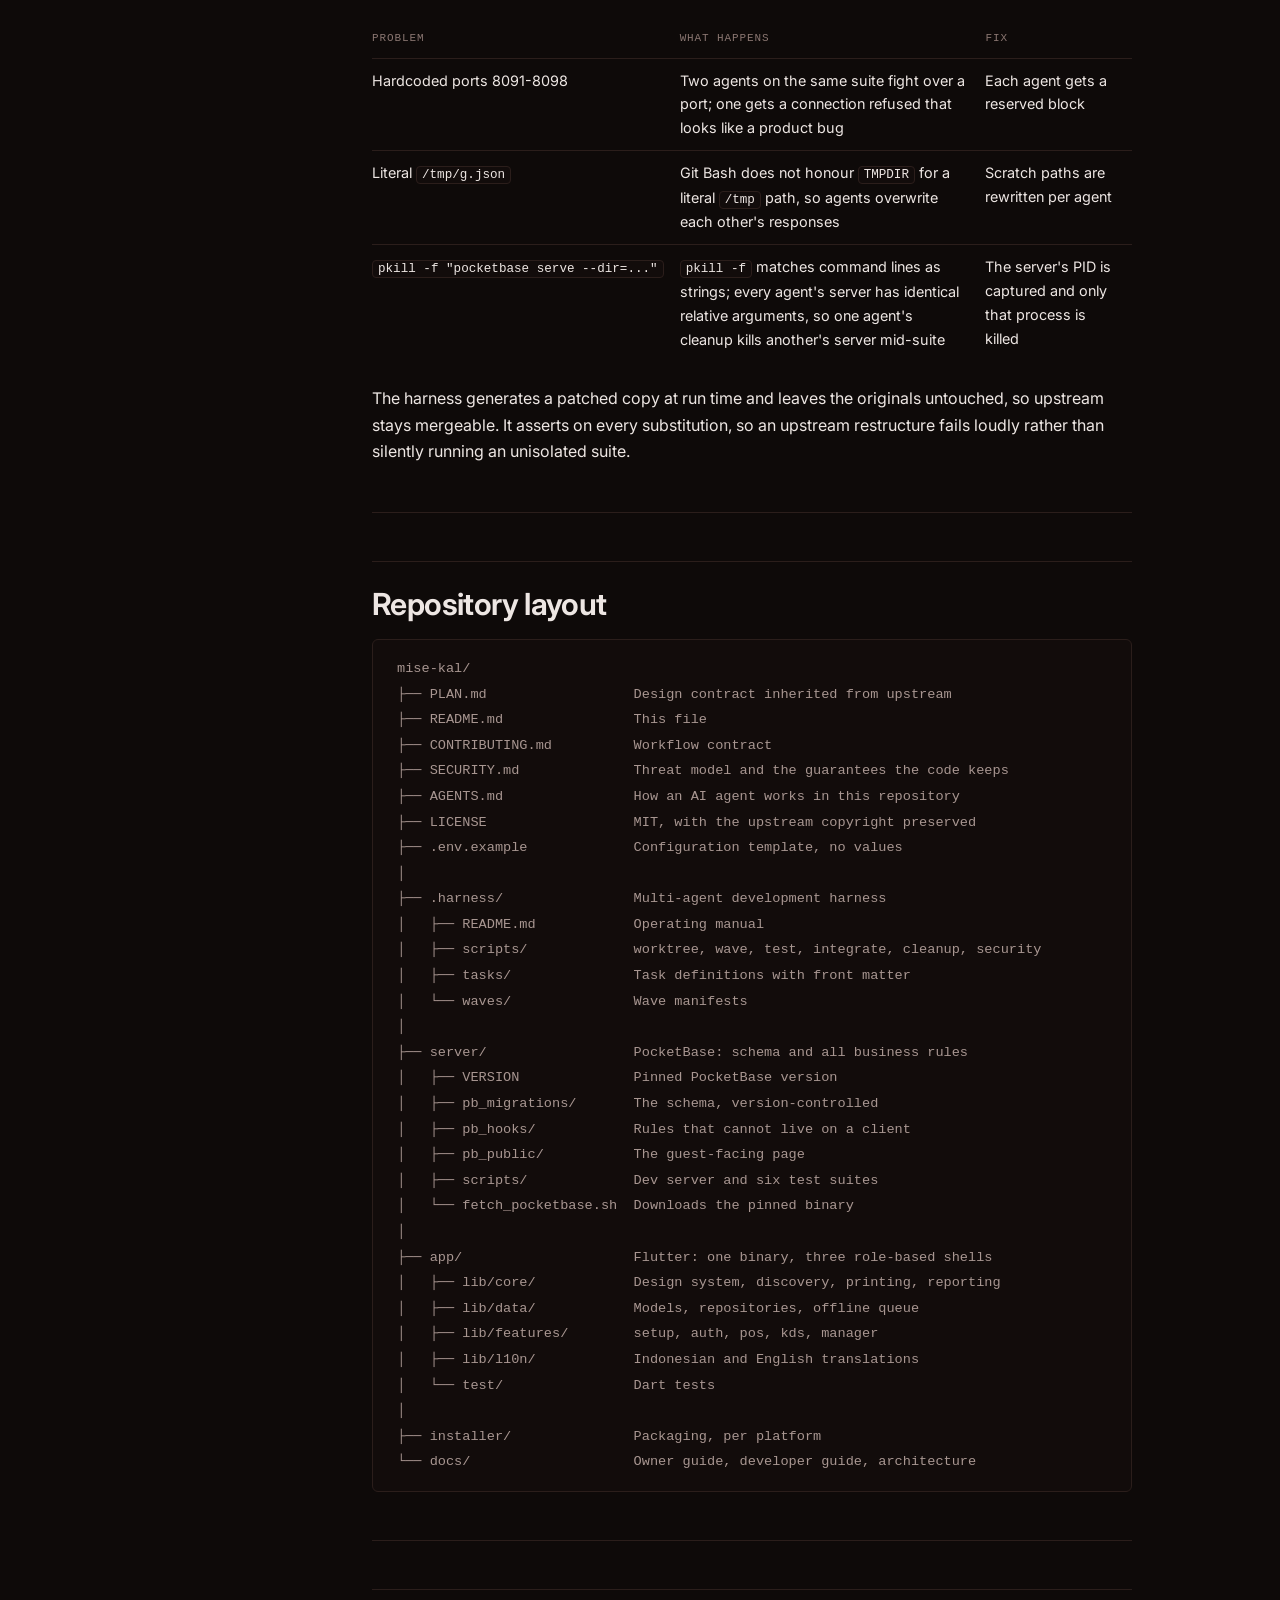
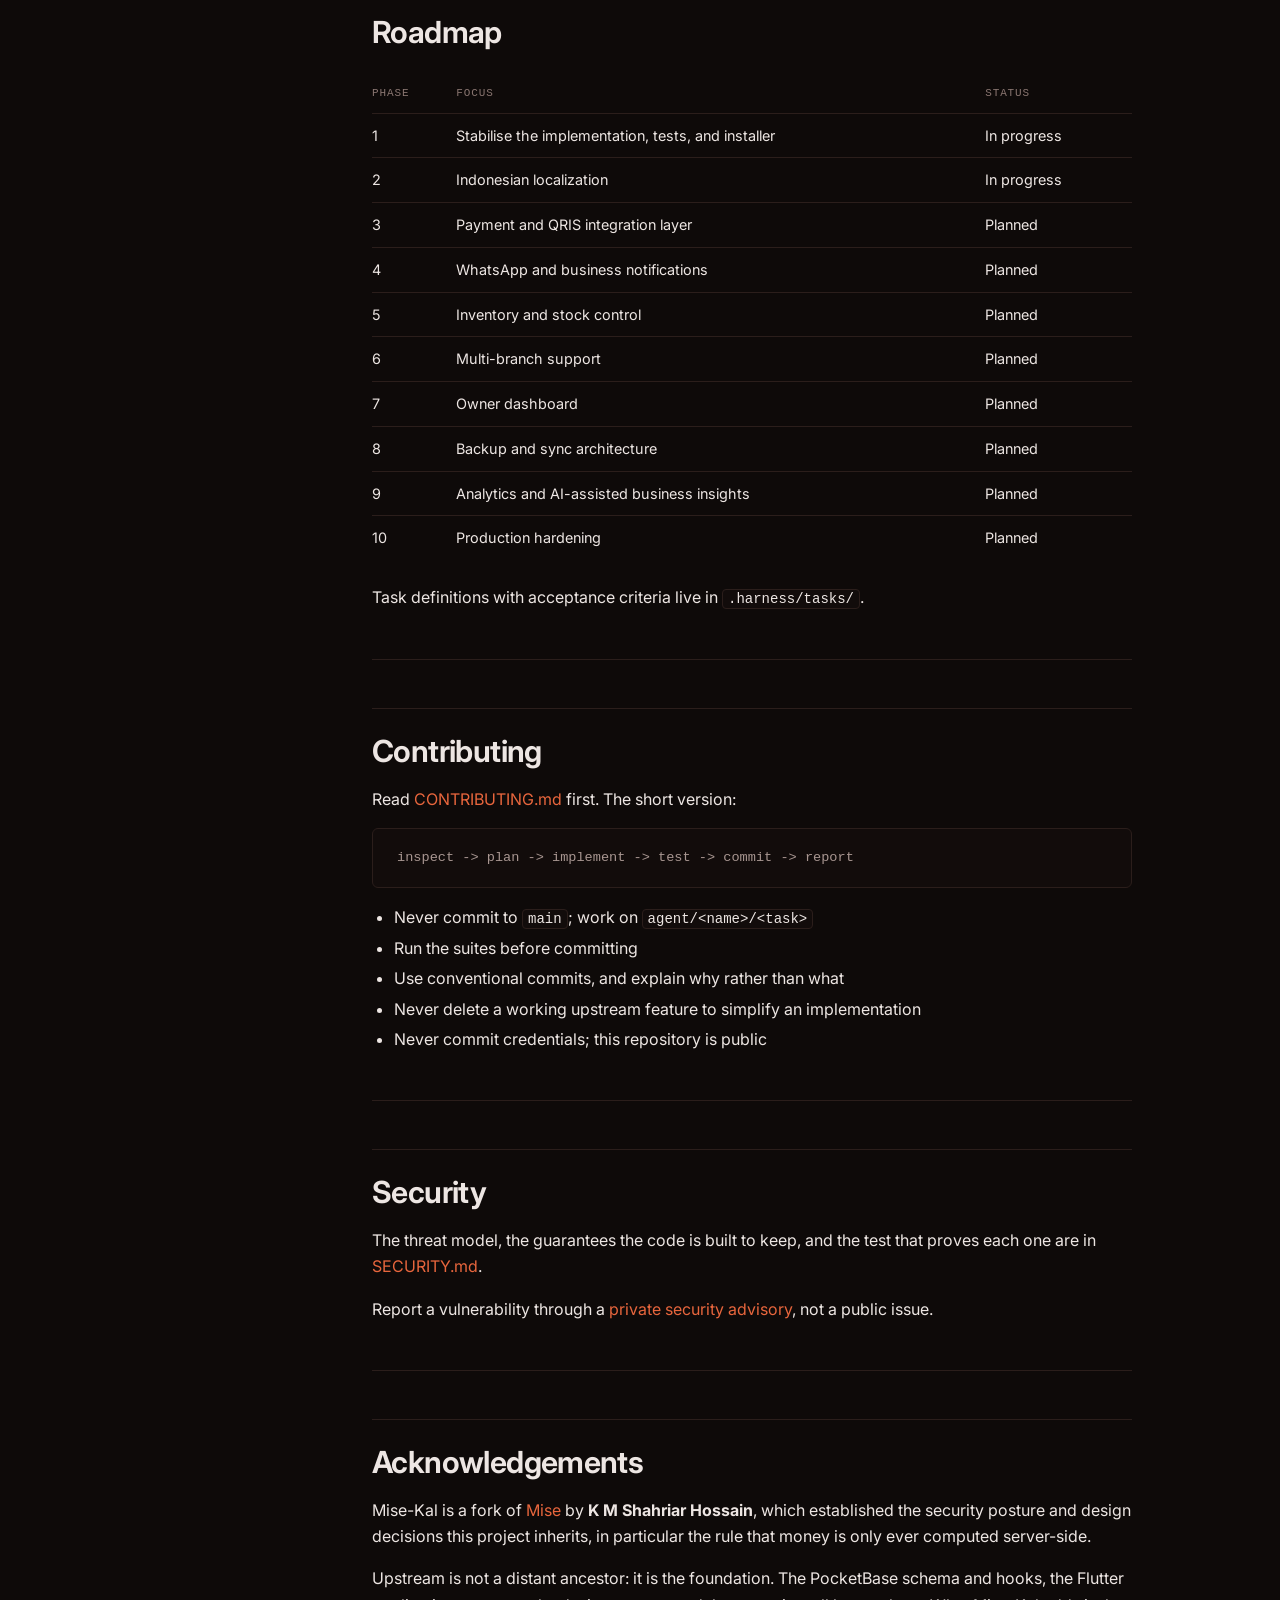
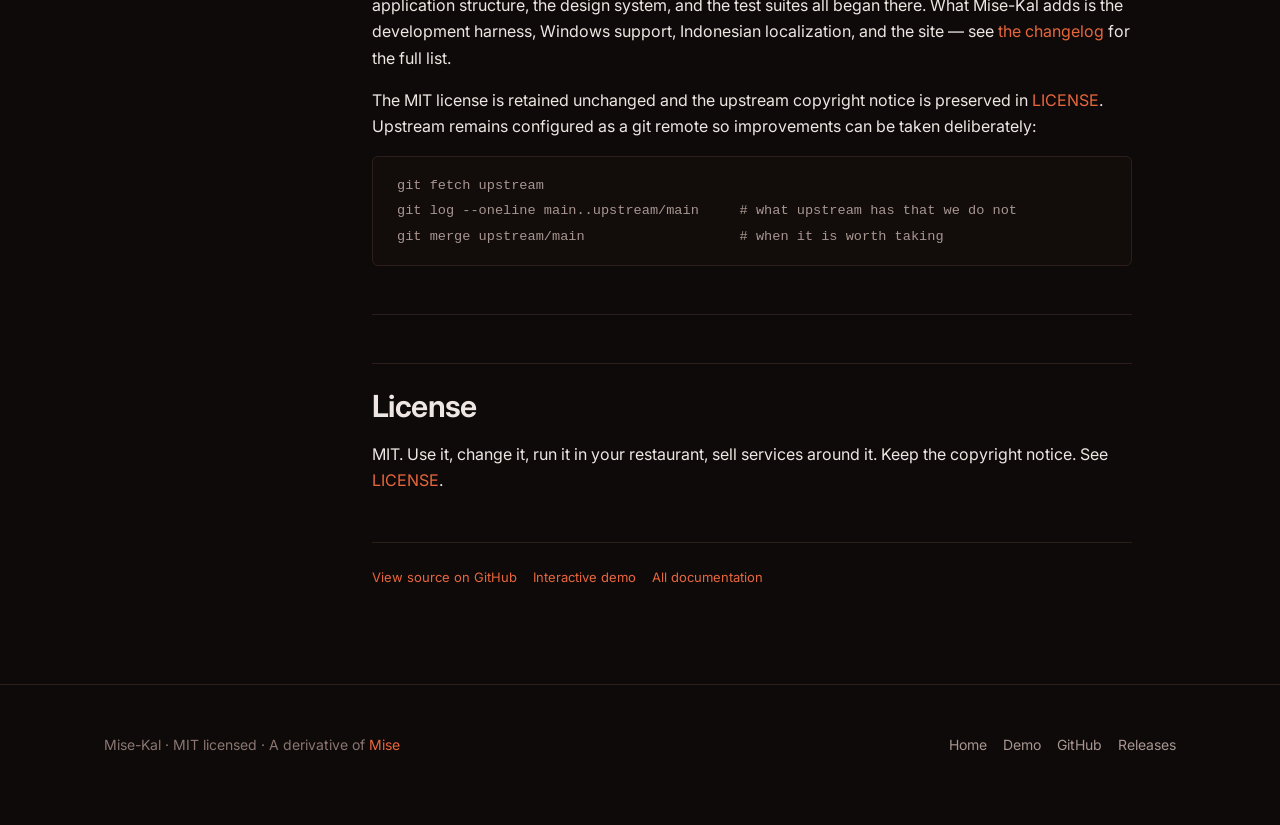
<file: docs/docs/README.html>
<!DOCTYPE html>
<html lang="en">
<head>
<meta charset="utf-8">
<meta name="viewport" content="width=device-width, initial-scale=1">
<title>Project overview — Mise-Kal</title>
<meta name="description" content="What Mise-Kal is, what it does, and how to run it.">
<meta name="theme-color" content="#0e0a09">
<link rel="preconnect" href="https://fonts.googleapis.com">
<link rel="preconnect" href="https://fonts.gstatic.com" crossorigin>
<link href="https://fonts.googleapis.com/css2?family=Inter:wght@400;500;600;700&display=swap" rel="stylesheet">
<link rel="stylesheet" href="../assets/site.css">
<style>
  /* Documentation pages are a narrower measure than the landing page: body
     text reads badly past about 75 characters, and these pages are mostly
     prose. */
  .doc-layout {
    display: grid;
    grid-template-columns: 220px minmax(0, 1fr);
    gap: var(--space-48);
    align-items: start;
    padding: var(--space-32) 0 var(--space-96);
  }
  @media (max-width: 900px) {
    .doc-layout { grid-template-columns: minmax(0, 1fr); gap: var(--space-24); }
    .doc-nav { position: static !important; }
  }
  .doc-nav {
    position: sticky;
    top: 84px;
    font-size: 13px;
  }
  .doc-nav p {
    font-family: var(--font-mono);
    font-size: 11px;
    letter-spacing: 0.08em;
    text-transform: uppercase;
    color: var(--text-tertiary);
    margin: 0 0 var(--space-12);
  }
  .doc-nav ul { list-style: none; margin: 0; padding: 0; }
  .doc-nav li { margin: 0; }
  .doc-nav a {
    display: block;
    padding: 5px 0;
    color: var(--text-secondary);
    border-left: 2px solid transparent;
    padding-left: 10px;
    margin-left: -12px;
  }
  .doc-nav a:hover { color: var(--text); text-decoration: none; }
  .doc-nav a[aria-current='page'] {
    color: var(--text);
    border-left-color: var(--ember);
  }

  .doc {
    max-width: 76ch;
    min-width: 0;
  }
  .doc h1 {
    font-size: clamp(1.7rem, 4vw, 2.3rem);
    margin-bottom: var(--space-24);
  }
  .doc h2 {
    margin-top: var(--space-48);
    padding-top: var(--space-24);
    border-top: 1px solid var(--border);
  }
  .doc h3 { margin-top: var(--space-32); }
  .doc ul, .doc ol { padding-left: 22px; }
  .doc li { margin: var(--space-4) 0; }
  .doc blockquote {
    margin: var(--space-24) 0;
    padding: var(--space-4) 0 var(--space-4) var(--space-16);
    border-left: 3px solid var(--border-strong);
    color: var(--text-secondary);
  }
  .doc blockquote p { margin: 0; }
  .doc hr {
    border: 0;
    border-top: 1px solid var(--border);
    margin: var(--space-48) 0;
  }
  .doc table { margin: var(--space-24) 0; }
  .doc img { margin: var(--space-16) 0; }
  .doc-links {
    display: flex;
    flex-wrap: wrap;
    gap: var(--space-16);
    margin-top: var(--space-48);
    padding-top: var(--space-24);
    border-top: 1px solid var(--border);
    font-size: 13px;
  }
</style>
</head>
<body>

<a class="skip-link" href="#main">Skip to content</a>

<header class="site-header">
  <div class="wrap">
    <a class="brand" href="../">
      <span class="brand-mark" aria-hidden="true">M</span>
      <span>Mise-Kal</span>
    </a>
    <nav class="site-nav" aria-label="Primary">
      <a href="../demo/">Demo</a>
      <a href="./" aria-current='page'>Documentation</a>
      <a href="https://github.com/thewoldaa/mise-kal">GitHub</a>
    </nav>
  </div>
</header>

<main id="main">
<div class="wrap">
  <div class="doc-layout">
    <nav class="doc-nav" aria-label="Documentation">
      <p>Contents</p>
      <ul>
        <li><a href="owner-guide.html">Owner guide</a></li>
        <li><a href="developing.html">Developer guide</a></li>
        <li><a href="architecture.html">Architecture</a></li>
        <li><a href="install-macos.html">Installing on macOS</a></li>
        <li><a href="install-windows.html">Installing on Windows</a></li>
        <li><a href="testing.html">Testing</a></li>
        <li><a href="README.html" aria-current='page'>Project overview</a></li>
        <li><a href="CONTRIBUTING.html">Contributing</a></li>
        <li><a href="SECURITY.html">Security</a></li>
        <li><a href="CHANGELOG.html">Changelog</a></li>
        <li><a href="AGENTS.html">Working in this repository</a></li>
      </ul>
    </nav>
    <article class="doc">
<div align="center">

# Mise-Kal

**A self-hosted restaurant management system.**

Point of sale, kitchen display, and back-office management in one application,
running on the restaurant's own hardware. No cloud account, no subscription, no
telemetry.

[![License](https://img.shields.io/badge/license-MIT-blue.svg)](LICENSE)
[![Release](https://img.shields.io/github/v/release/thewoldaa/mise-kal?label=release&color=blue)](https://github.com/thewoldaa/mise-kal/releases)
[![Tests](https://img.shields.io/badge/tests-179%20passing-brightgreen.svg)](#testing)
[![Flutter](https://img.shields.io/badge/Flutter-3.47.5-02569B.svg)](https://flutter.dev)
[![PocketBase](https://img.shields.io/badge/PocketBase-0.40.1-000000.svg)](https://pocketbase.io)
[![Platform](https://img.shields.io/badge/platform-Windows%20%7C%20macOS%20%7C%20Linux%20%7C%20Android%20%7C%20iOS-lightgrey.svg)](#installation)
[![Status](https://img.shields.io/badge/status-pre--1.0-orange.svg)](#roadmap)
[![PRs Welcome](https://img.shields.io/badge/PRs-welcome-brightgreen.svg)](CONTRIBUTING.md)

**[Documentation](https://thewoldaa.github.io/mise-kal/docs/)** &nbsp;&middot;&nbsp;
**[Interactive demo](https://thewoldaa.github.io/mise-kal/demo/)** &nbsp;&middot;&nbsp;
**[Website](https://thewoldaa.github.io/mise-kal/)**

</div>

<hr />
<p>Because the server runs on-site, the POS continues to take orders when the
internet goes down. For a restaurant, that matters more than almost any other
property of the system.</p>
<p>Mise-Kal is a <strong>fork of <a href="https://github.com/devShakib015/mise">Mise</a></strong> by
<strong>K M Shahriar Hossain</strong>, developed independently as a long-term project.</p>
<table>
<thead>
<tr>
<th></th>
<th></th>
</tr>
</thead>
<tbody>
<tr>
<td><strong>Upstream</strong></td>
<td><a href="https://github.com/devShakib015/mise">devShakib015/mise</a></td>
</tr>
<tr>
<td><strong>Forked at</strong></td>
<td>upstream <code>main</code> @ <code>c56d1c3</code></td>
</tr>
<tr>
<td><strong>License</strong></td>
<td>MIT, upstream copyright preserved</td>
</tr>
<tr>
<td><strong>Platform</strong></td>
<td>Windows, macOS, Linux, Android, iOS</td>
</tr>
<tr>
<td><strong>Backend</strong></td>
<td>PocketBase 0.40.1 (single binary)</td>
</tr>
<tr>
<td><strong>Application</strong></td>
<td>Flutter 3.47.5</td>
</tr>
<tr>
<td><strong>Tests</strong></td>
<td>101 backend checks, 78 Dart tests</td>
</tr>
<tr>
<td><strong>Status</strong></td>
<td>Pre-1.0, active development</td>
</tr>
</tbody>
</table>
<hr />
<h2 id="table-of-contents">Table of contents</h2>
<ul>
<li><a href="#capabilities">Capabilities</a></li>
<li><a href="#design-invariants">Design invariants</a></li>
<li><a href="#architecture">Architecture</a></li>
<li><a href="#installation">Installation</a></li>
<li><a href="#development">Development</a></li>
<li><a href="#testing">Testing</a></li>
<li><a href="#repository-layout">Repository layout</a></li>
<li><a href="#roadmap">Roadmap</a></li>
<li><a href="#contributing">Contributing</a></li>
<li><a href="#security">Security</a></li>
<li><a href="#acknowledgements">Acknowledgements</a></li>
</ul>
<hr />
<h2 id="capabilities">Capabilities</h2>
<h3 id="point-of-sale">Point of sale</h3>
<p>Floor plan with live bill totals per table. Order taking with modifiers,
kitchen notes, and quantities. Send-to-kitchen in one action. Partial payments
accumulating to settlement. Discounts by percentage or amount, each with a
reason and each written to the audit log. Voids are recorded rather than
silently deleted.</p>
<p>The till keeps working when the network drops: adding to a bill is queued to
disk and drains automatically when the server answers again.</p>
<h3 id="kitchen-display">Kitchen display</h3>
<p>Tickets appear the moment the till fires them, sized to read from across a
kitchen. Tapping an item walks it through queued, cooking, ready. Timers count
from when the ticket was fired and the card ages neutral to amber to red against
a ten-minute target. A bill's status is derived server-side so every terminal
agrees on it.</p>
<h3 id="management">Management</h3>
<p>Menu with categories, photographs, tags, preparation times, modifier groups, and
a sold-out toggle. Tables grouped into zones. Staff accounts with five roles,
each described in plain language rather than by permission flags; a manager can
reset a forgotten PIN without anyone opening the admin dashboard. Sales broken
down by item, by who served it, and by hour, with CSV export.</p>
<h3 id="table-side-ordering">Table-side ordering</h3>
<p>A guest scans the QR code on their table and orders from their own phone. It is
a web page, not an application to install. It runs on the same server and port,
so nothing is exposed to the internet and there is no second process to manage.</p>
<p>Guests reach exactly three public routes; all fourteen collections remain
staff-only. No price is ever taken from the request. Their items land on the
table's bill unsent, and a waiter fires them.</p>
<h3 id="hardware">Hardware</h3>
<p>Network thermal printers over TCP 9100 using ESC/POS, which is what virtually
every restaurant printer already speaks, with no driver to install. A printer is
an address and a paper width. Receipts and kitchen tickets, with a PDF fallback.</p>
<hr />
<h2 id="design-invariants">Design invariants</h2>
<p>These are not style preferences. Each is enforced in code and covered by a test.
Breaking one silently is how a restaurant loses money.</p>
<h3 id="money-is-only-ever-computed-on-the-server">Money is only ever computed on the server</h3>
<p><code>server/pb_hooks/lib_money.js</code> recomputes every order's totals on write. A client
that PATCHes a forged total has it overwritten.</p>
<p>A point-of-sale system must never let a client decide what a bill costs. The
tablet is on the restaurant's wi-fi and could be anything.</p>
<p><em>Test:</em> <code>smoke</code>, "Client cannot forge a total".</p>
<h3 id="menu-names-and-prices-are-snapshotted-onto-order-lines">Menu names and prices are snapshotted onto order lines</h3>
<p>When an item is added to an order, its name and unit price are copied onto the
line. The line does not reference the menu item for pricing.</p>
<p>Editing tomorrow's menu must never rewrite yesterday's bill.</p>
<h3 id="takings-are-counted-by-when-a-bill-closed">Takings are counted by when a bill closed</h3>
<p>Reports and shifts key on <code>closed_at</code>, not <code>created_at</code>.</p>
<p>A table seated before a shift began and settled during it is that shift's
takings. Keying on creation credits the money to the wrong session and leaves
the drawer looking short.</p>
<h3 id="ageing-and-status-use-separate-visual-channels">Ageing and status use separate visual channels</h3>
<p>On the kitchen display, a ticket's border and timer carry how long it has been
waiting. Its dots and chips carry what state each item is in.</p>
<p>Merging them makes a late ticket full of cooking items unreadable: the two
meanings fight each other. A red frame with blue dots reads correctly at a
glance.</p>
<hr />
<h2 id="architecture">Architecture</h2>
<pre><code>+-------------------------------------------------------------------------+
|                          RESTAURANT LAN                                 |
|                                                                         |
|   +-------------------+                    +------------------------+   |
|   |  Flutter app      |                    |  Guest phone           |   |
|   |                   |                    |                        |   |
|   |  POS shell        |                    |  QR code -&gt; web page   |   |
|   |  KDS shell        |                    |  3 public routes only  |   |
|   |  Manager shell    |                    |  no price from request |   |
|   +---------+---------+                    +-----------+------------+   |
|             |                                          |                |
|             |  HTTP (LAN only)                         |                |
|             +------------------+   +-------------------+                |
|                                |   |                                    |
|                                v   v                                    |
|              +---------------------------------------------+            |
|              |  PocketBase (single binary, on-site)        |            |
|              |                                             |            |
|              |  +----------------+  +-------------------+  |            |
|              |  |  Migrations    |  |  Hooks            |  |            |
|              |  |                |  |                   |  |            |
|              |  |  the schema    |  |  order numbering  |  |            |
|              |  |  version       |  |  ALL MONEY MATH   |  |            |
|              |  |  controlled    |  |  role guards      |  |            |
|              |  |                |  |  audit log        |  |            |
|              |  +----------------+  +-------------------+  |            |
|              |                                             |            |
|              |  +----------------+  +-------------------+  |            |
|              |  |  SQLite        |  |  Realtime subs    |  |            |
|              |  +----------------+  +-------------------+  |            |
|              +---------------------------------------------+            |
|                                                                         |
|   +-------------------+                                                 |
|   |  Thermal printer  |&lt;-------- ESC/POS over TCP 9100 -----------------+|
|   |  receipt / pass   |                                                 |
|   +-------------------+                                                 |
+-------------------------------------------------------------------------+
</code></pre>
<h3 id="request-path-for-one-order">Request path for one order</h3>
<pre><code>  Waiter taps a menu item
          |
          v
  +-----------------+     optimistic local line
  |  POS shell      |----------------------------&gt;  shown immediately
  +--------+--------+
           |
           |  create order_items record
           v
  +-----------------+     recompute line total,
  |  lib_money.js   |     then recompute the bill,
  |  (server hook)  |     then persist
  +--------+--------+
           |
           |  after-success hook
           v
  +-----------------+     realtime subscription
  |  KDS shell      |&lt;----------------------------  ticket appears
  +-----------------+                                no refresh, no polling
</code></pre>
<h3 id="offline-behaviour">Offline behaviour</h3>
<pre><code>  Network up        Network down              Network restored
  ----------        ------------              ----------------
  write sent   --&gt;  write queued to disk  --&gt; queue drains,
  to server         (addLine only)            oldest first,
                                             stops at first failure
                                             so ordering survives
</code></pre>
<p>Opening a bill and settling one deliberately do <strong>not</strong> work offline. Opening a
bill needs a number the server assigns, and settling one needs a total only the
server computes. Settling against a made-up number is how a restaurant loses
money.</p>
<hr />
<h2 id="installation">Installation</h2>
<h3 id="requirements">Requirements</h3>
<table>
<thead>
<tr>
<th>Component</th>
<th>Version</th>
<th>Notes</th>
</tr>
</thead>
<tbody>
<tr>
<td>Flutter</td>
<td>3.47 or later</td>
<td>For running from source or building</td>
</tr>
<tr>
<td>Git Bash</td>
<td>Any recent</td>
<td>Windows only; every script is POSIX shell</td>
</tr>
<tr>
<td>Developer Mode</td>
<td>Enabled</td>
<td>Windows build only; Flutter needs symlinks for plugins</td>
</tr>
</tbody>
</table>
<p>PocketBase is downloaded on demand. There is no database to install and no cloud
account to create.</p>
<h3 id="running-from-source">Running from source</h3>
<pre><code class="language-bash">git clone https://github.com/thewoldaa/mise-kal.git
cd mise-kal

# Terminal 1 - the server
./server/scripts/dev.sh

# Terminal 2 - the application
cd app &amp;&amp; flutter run -d windows
</code></pre>
<p>The first run fetches the pinned PocketBase into <code>server/bin/</code> and applies the
schema migrations. The admin interface is then at <code>http://127.0.0.1:8090/_/</code>.</p>
<p>On first launch, point the application at <code>127.0.0.1:8090</code>. The <code>-d macos</code>,
<code>-d linux</code> and <code>-d chrome</code> targets work as well.</p>
<h3 id="building-for-windows">Building for Windows</h3>
<pre><code class="language-bash">installer/windows/build_windows.sh
</code></pre>
<p>Produces a runnable build at <code>app/build/windows/x64/runner/Release/Mise.exe</code>
with PocketBase staged into it, so the application starts its own server on
first run.</p>
<p>Developer Mode must be enabled once, as an administrator:</p>
<pre><code>start ms-settings:developers
</code></pre>
<p>The script checks for this before doing anything and explains the fix rather
than failing with Flutter's message, which does not name the prerequisite.</p>
<h3 id="building-for-macos">Building for macOS</h3>
<pre><code class="language-bash">./installer/macos/build_dmg.sh
</code></pre>
<p>Produces a DMG. It is unsigned unless <code>CODESIGN_IDENTITY</code> is set; users open it
from the right-click menu once. See <a href="install-macos.html">docs/install-macos.md</a>.</p>
<hr />
<h2 id="development">Development</h2>
<h3 id="setup">Setup</h3>
<pre><code class="language-bash"># One-time: fetch PocketBase and jq into the harness cache
.harness/scripts/setup-tools.sh

# Verify the machine can run everything
.harness/scripts/worktree.sh doctor
</code></pre>
<h3 id="working-in-an-isolated-worktree">Working in an isolated worktree</h3>
<pre><code class="language-bash">.harness/scripts/worktree.sh create --agent &lt;name&gt; --task &lt;task-id&gt;
cd .harness/worktrees/&lt;name&gt;
# ... inspect, plan, implement, test ...
.harness/scripts/test.sh --agent &lt;name&gt; --all
git commit -m &quot;feat(scope): what changed and why&quot;
.harness/scripts/worktree.sh report --agent &lt;name&gt; --task &lt;task-id&gt; --summary &quot;...&quot;
</code></pre>
<p>Each agent receives its own git worktree, branch, reserved port block, and
scratch directory. Nothing is shared except git's object store, which git
already makes safe for concurrent use.</p>
<h3 id="the-wave-model">The wave model</h3>
<pre><code>  Wave 1    agent A: task 1     agent B: task 2     agent C: task 3
                  \                   |                   /
                   +------ integrate into main ----------+
  Wave 2    agent D: reads the result of Wave 1, builds on it
</code></pre>
<p>Integration refuses to start from a dirty <code>main</code>, runs a trial merge to detect
conflicts before anything lands, merges each branch as its own attributable
commit, runs the full suite on the merged result, and verifies that each branch
is genuinely an ancestor of <code>main</code> afterwards.</p>
<pre><code class="language-bash">.harness/scripts/wave.sh open wave-1 &quot;Phase 1 stabilisation&quot;
.harness/scripts/wave.sh add  wave-1 --agent alice --task t-001
.harness/scripts/wave.sh integrate wave-1 --dry-run   # conflict check only
.harness/scripts/wave.sh integrate wave-1             # merge and verify
.harness/scripts/wave.sh close wave-1
</code></pre>
<p>See <a href="https://github.com/thewoldaa/mise-kal/blob/main/.harness/README.md"><code>.harness/README.md</code></a> for the full manual.</p>
<hr />
<h2 id="testing">Testing</h2>
<pre><code class="language-bash">.harness/scripts/test.sh --agent &lt;name&gt; --all          # everything
.harness/scripts/test.sh --agent &lt;name&gt; --suite smoke  # one backend suite
.harness/scripts/test.sh --agent &lt;name&gt; --app          # Dart tests only
</code></pre>
<h3 id="backend-suites">Backend suites</h3>
<p>Each spins up a throwaway database on its own port and tears it down afterwards.
None of them touch real data.</p>
<table>
<thead>
<tr>
<th>Suite</th>
<th>Covers</th>
</tr>
</thead>
<tbody>
<tr>
<td><code>smoke</code></td>
<td>Order numbering, modifier pricing, tax and service charge, voids, table release, forged totals</td>
</tr>
<tr>
<td><code>setup</code></td>
<td>First-run endpoints, and that bootstrap can never run twice</td>
</tr>
<tr>
<td><code>kitchen</code></td>
<td>A bill's status following its lines, and the guards on bills not in service</td>
</tr>
<tr>
<td><code>payments</code></td>
<td>Part payments, settlement, discounts, refusing money against a cancelled bill</td>
</tr>
<tr>
<td><code>staff</code></td>
<td>PIN resets, privilege guards, and that a venue cannot lose its last owner</td>
</tr>
<tr>
<td><code>guest</code></td>
<td>Table-side ordering: menu visibility, server-side pricing, route isolation</td>
</tr>
</tbody>
</table>
<h3 id="dart-tests">Dart tests</h3>
<p>Printing, reporting, the offline queue, and localization. The offline queue
tests use a fake PocketBase speaking HTTP on a loopback socket rather than a
mock object, because what matters is that a real <code>ClientException</code> with
<code>statusCode == 0</code> comes back out of the SDK. That distinction is what
<code>isNetworkFailure</code> keys on to decide between keeping a write for retry and
dropping it as refused.</p>
<h3 id="why-the-harness-patches-the-suites">Why the harness patches the suites</h3>
<p>Upstream's suites were written for a single developer on one machine. Three
things in them break under concurrency, and all three were confirmed by reading
the scripts:</p>
<table>
<thead>
<tr>
<th>Problem</th>
<th>What happens</th>
<th>Fix</th>
</tr>
</thead>
<tbody>
<tr>
<td>Hardcoded ports 8091-8098</td>
<td>Two agents on the same suite fight over a port; one gets a connection refused that looks like a product bug</td>
<td>Each agent gets a reserved block</td>
</tr>
<tr>
<td>Literal <code>/tmp/g.json</code></td>
<td>Git Bash does not honour <code>TMPDIR</code> for a literal <code>/tmp</code> path, so agents overwrite each other's responses</td>
<td>Scratch paths are rewritten per agent</td>
</tr>
<tr>
<td><code>pkill -f "pocketbase serve --dir=..."</code></td>
<td><code>pkill -f</code> matches command lines as strings; every agent's server has identical relative arguments, so one agent's cleanup kills another's server mid-suite</td>
<td>The server's PID is captured and only that process is killed</td>
</tr>
</tbody>
</table>
<p>The harness generates a patched copy at run time and leaves the originals
untouched, so upstream stays mergeable. It asserts on every substitution, so an
upstream restructure fails loudly rather than silently running an unisolated
suite.</p>
<hr />
<h2 id="repository-layout">Repository layout</h2>
<pre><code>mise-kal/
├── PLAN.md                  Design contract inherited from upstream
├── README.md                This file
├── CONTRIBUTING.md          Workflow contract
├── SECURITY.md              Threat model and the guarantees the code keeps
├── AGENTS.md                How an AI agent works in this repository
├── LICENSE                  MIT, with the upstream copyright preserved
├── .env.example             Configuration template, no values
│
├── .harness/                Multi-agent development harness
│   ├── README.md            Operating manual
│   ├── scripts/             worktree, wave, test, integrate, cleanup, security
│   ├── tasks/               Task definitions with front matter
│   └── waves/               Wave manifests
│
├── server/                  PocketBase: schema and all business rules
│   ├── VERSION              Pinned PocketBase version
│   ├── pb_migrations/       The schema, version-controlled
│   ├── pb_hooks/            Rules that cannot live on a client
│   ├── pb_public/           The guest-facing page
│   ├── scripts/             Dev server and six test suites
│   └── fetch_pocketbase.sh  Downloads the pinned binary
│
├── app/                     Flutter: one binary, three role-based shells
│   ├── lib/core/            Design system, discovery, printing, reporting
│   ├── lib/data/            Models, repositories, offline queue
│   ├── lib/features/        setup, auth, pos, kds, manager
│   ├── lib/l10n/            Indonesian and English translations
│   └── test/                Dart tests
│
├── installer/               Packaging, per platform
└── docs/                    Owner guide, developer guide, architecture
</code></pre>
<hr />
<h2 id="roadmap">Roadmap</h2>
<table>
<thead>
<tr>
<th>Phase</th>
<th>Focus</th>
<th>Status</th>
</tr>
</thead>
<tbody>
<tr>
<td>1</td>
<td>Stabilise the implementation, tests, and installer</td>
<td>In progress</td>
</tr>
<tr>
<td>2</td>
<td>Indonesian localization</td>
<td>In progress</td>
</tr>
<tr>
<td>3</td>
<td>Payment and QRIS integration layer</td>
<td>Planned</td>
</tr>
<tr>
<td>4</td>
<td>WhatsApp and business notifications</td>
<td>Planned</td>
</tr>
<tr>
<td>5</td>
<td>Inventory and stock control</td>
<td>Planned</td>
</tr>
<tr>
<td>6</td>
<td>Multi-branch support</td>
<td>Planned</td>
</tr>
<tr>
<td>7</td>
<td>Owner dashboard</td>
<td>Planned</td>
</tr>
<tr>
<td>8</td>
<td>Backup and sync architecture</td>
<td>Planned</td>
</tr>
<tr>
<td>9</td>
<td>Analytics and AI-assisted business insights</td>
<td>Planned</td>
</tr>
<tr>
<td>10</td>
<td>Production hardening</td>
<td>Planned</td>
</tr>
</tbody>
</table>
<p>Task definitions with acceptance criteria live in
<a href=".harness/tasks/"><code>.harness/tasks/</code></a>.</p>
<hr />
<h2 id="contributing">Contributing</h2>
<p>Read <a href="CONTRIBUTING.html">CONTRIBUTING.md</a> first. The short version:</p>
<pre><code>inspect -&gt; plan -&gt; implement -&gt; test -&gt; commit -&gt; report
</code></pre>
<ul>
<li>Never commit to <code>main</code>; work on <code>agent/&lt;name&gt;/&lt;task&gt;</code></li>
<li>Run the suites before committing</li>
<li>Use conventional commits, and explain why rather than what</li>
<li>Never delete a working upstream feature to simplify an implementation</li>
<li>Never commit credentials; this repository is public</li>
</ul>
<hr />
<h2 id="security">Security</h2>
<p>The threat model, the guarantees the code is built to keep, and the test that
proves each one are in <a href="SECURITY.html">SECURITY.md</a>.</p>
<p>Report a vulnerability through a
<a href="https://github.com/thewoldaa/mise-kal/security/advisories/new">private security advisory</a>,
not a public issue.</p>
<hr />
<h2 id="acknowledgements">Acknowledgements</h2>
<p>Mise-Kal is a fork of <a href="https://github.com/devShakib015/mise">Mise</a> by
<strong>K M Shahriar Hossain</strong>, which established the security posture and design
decisions this project inherits, in particular the rule that money is only ever
computed server-side.</p>
<p>Upstream is not a distant ancestor: it is the foundation. The PocketBase schema
and hooks, the Flutter application structure, the design system, and the test
suites all began there. What Mise-Kal adds is the development harness, Windows
support, Indonesian localization, and the site — see
<a href="CHANGELOG.html">the changelog</a> for the full list.</p>
<p>The MIT license is retained unchanged and the upstream copyright notice is
preserved in <a href="LICENSE">LICENSE</a>. Upstream remains configured as a git remote so
improvements can be taken deliberately:</p>
<pre><code class="language-bash">git fetch upstream
git log --oneline main..upstream/main     # what upstream has that we do not
git merge upstream/main                   # when it is worth taking
</code></pre>
<hr />
<h2 id="license">License</h2>
<p>MIT. Use it, change it, run it in your restaurant, sell services around it.
Keep the copyright notice. See <a href="LICENSE">LICENSE</a>.</p>
      <div class="doc-links">
        <a href="https://github.com/thewoldaa/mise-kal/blob/main/README.md">View source on GitHub</a>
        <a href="../demo/">Interactive demo</a>
        <a href="./">All documentation</a>
      </div>
    </article>
  </div>
</div>
</main>

<footer class="site-footer">
  <div class="wrap">
    <div>
      <p class="mb-0">
        Mise-Kal &middot; MIT licensed &middot; A derivative of
        <a href="https://github.com/devShakib015/mise">Mise</a>
      </p>
    </div>
    <nav class="footer-links" aria-label="Footer">
      <a href="../">Home</a>
      <a href="../demo/">Demo</a>
      <a href="https://github.com/thewoldaa/mise-kal">GitHub</a>
      <a href="https://github.com/thewoldaa/mise-kal/releases">Releases</a>
    </nav>
  </div>
</footer>

</body>
</html>
</file>
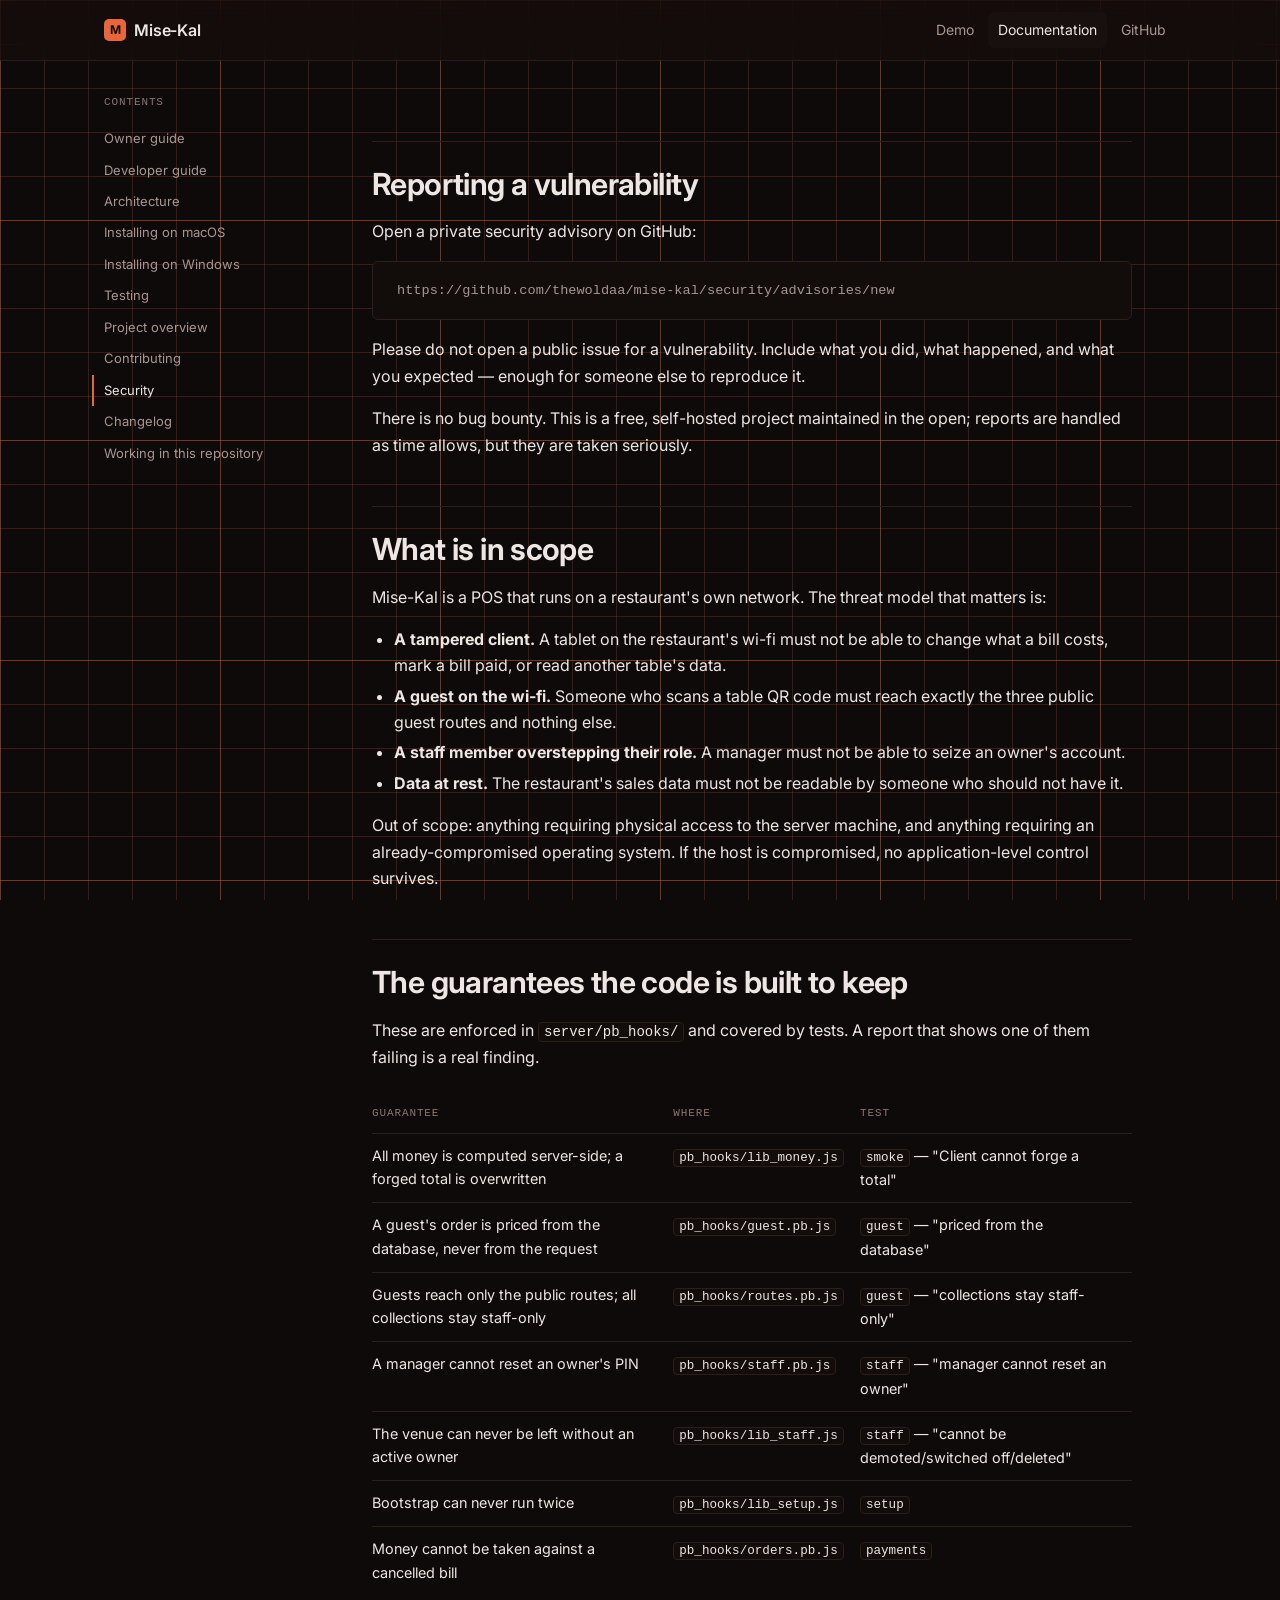
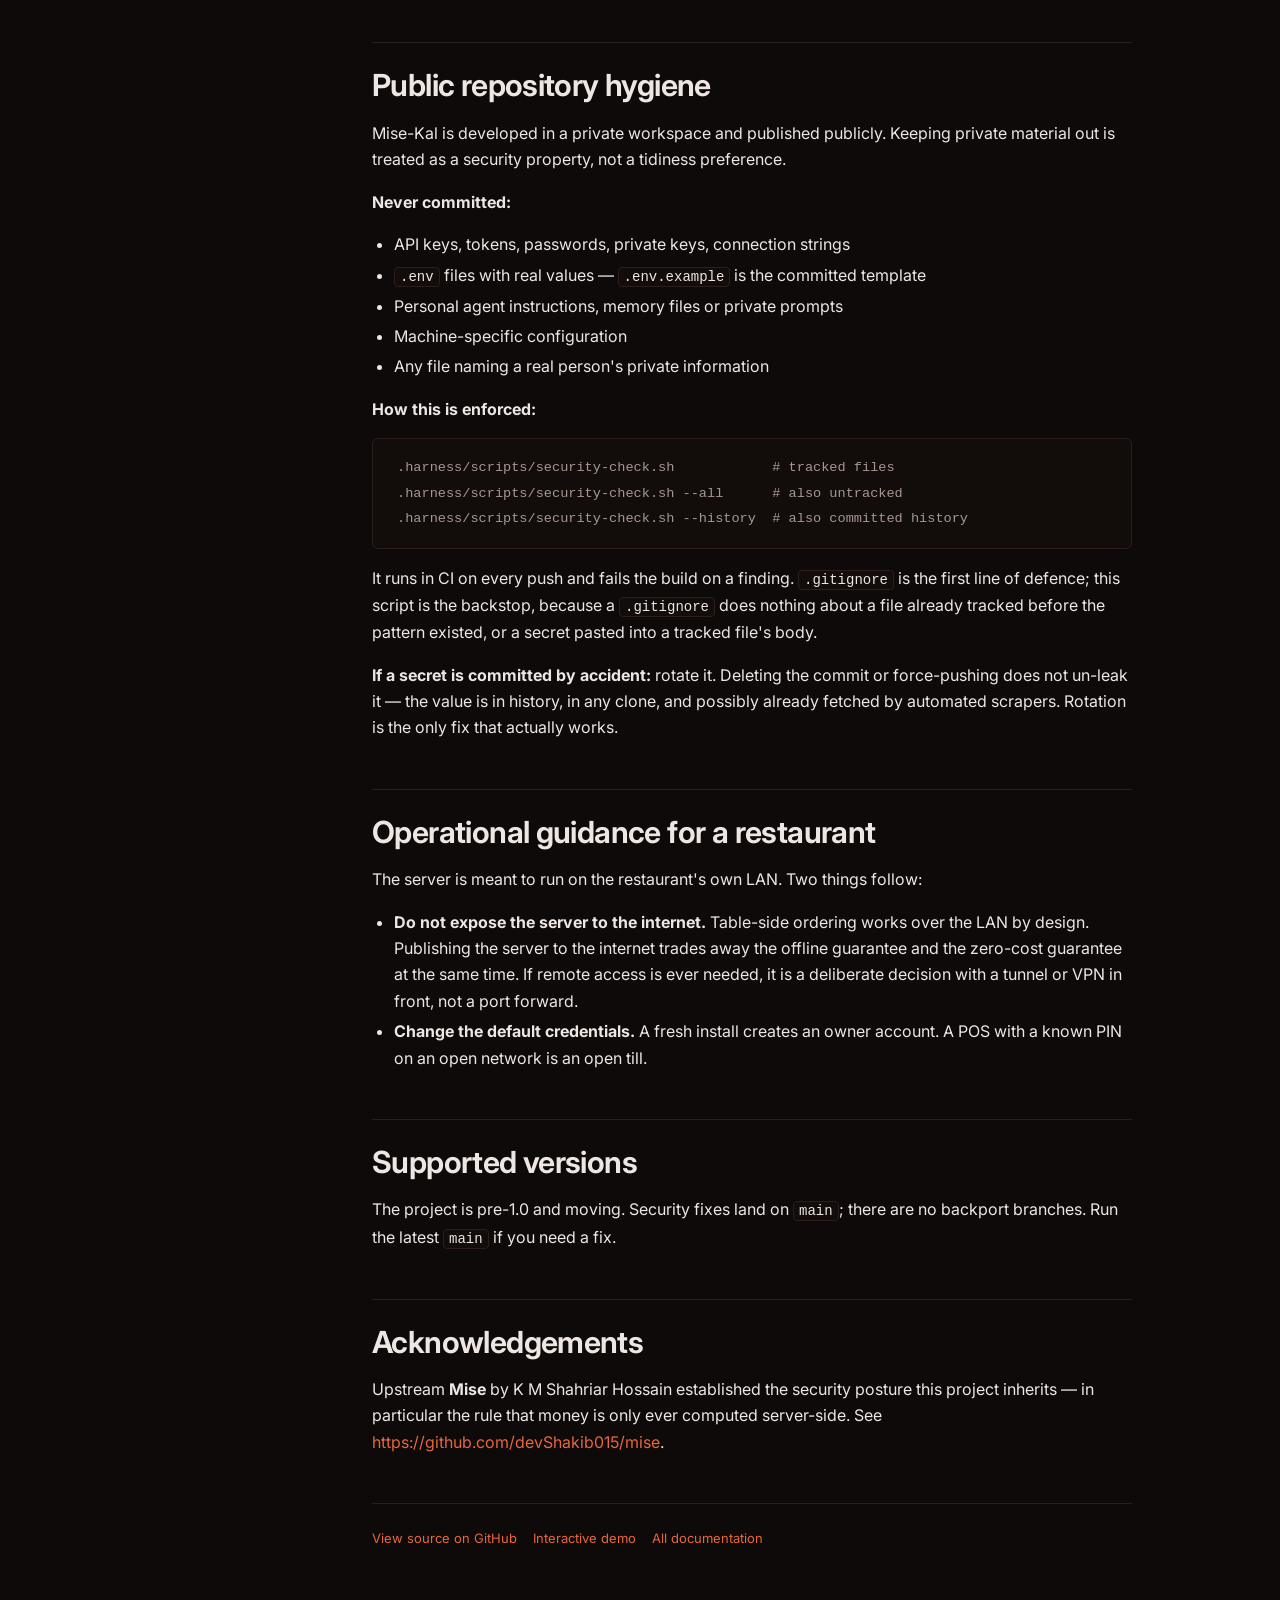
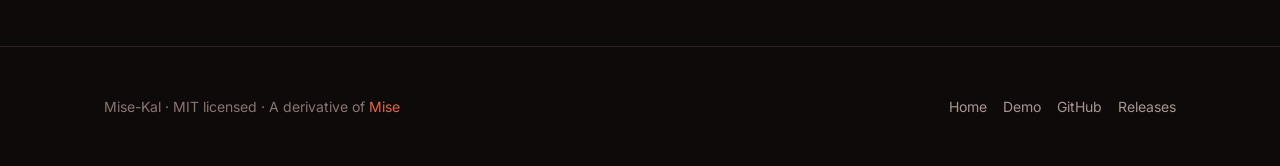
<file: docs/docs/SECURITY.html>
<!DOCTYPE html>
<html lang="en">
<head>
<meta charset="utf-8">
<meta name="viewport" content="width=device-width, initial-scale=1">
<title>Security — Mise-Kal</title>
<meta name="description" content="The threat model, the guarantees the code keeps, and how to report a vulnerability.">
<meta name="theme-color" content="#0e0a09">
<link rel="preconnect" href="https://fonts.googleapis.com">
<link rel="preconnect" href="https://fonts.gstatic.com" crossorigin>
<link href="https://fonts.googleapis.com/css2?family=Inter:wght@400;500;600;700&display=swap" rel="stylesheet">
<link rel="stylesheet" href="../assets/site.css">
<style>
  /* Documentation pages are a narrower measure than the landing page: body
     text reads badly past about 75 characters, and these pages are mostly
     prose. */
  .doc-layout {
    display: grid;
    grid-template-columns: 220px minmax(0, 1fr);
    gap: var(--space-48);
    align-items: start;
    padding: var(--space-32) 0 var(--space-96);
  }
  @media (max-width: 900px) {
    .doc-layout { grid-template-columns: minmax(0, 1fr); gap: var(--space-24); }
    .doc-nav { position: static !important; }
  }
  .doc-nav {
    position: sticky;
    top: 84px;
    font-size: 13px;
  }
  .doc-nav p {
    font-family: var(--font-mono);
    font-size: 11px;
    letter-spacing: 0.08em;
    text-transform: uppercase;
    color: var(--text-tertiary);
    margin: 0 0 var(--space-12);
  }
  .doc-nav ul { list-style: none; margin: 0; padding: 0; }
  .doc-nav li { margin: 0; }
  .doc-nav a {
    display: block;
    padding: 5px 0;
    color: var(--text-secondary);
    border-left: 2px solid transparent;
    padding-left: 10px;
    margin-left: -12px;
  }
  .doc-nav a:hover { color: var(--text); text-decoration: none; }
  .doc-nav a[aria-current='page'] {
    color: var(--text);
    border-left-color: var(--ember);
  }

  .doc {
    max-width: 76ch;
    min-width: 0;
  }
  .doc h1 {
    font-size: clamp(1.7rem, 4vw, 2.3rem);
    margin-bottom: var(--space-24);
  }
  .doc h2 {
    margin-top: var(--space-48);
    padding-top: var(--space-24);
    border-top: 1px solid var(--border);
  }
  .doc h3 { margin-top: var(--space-32); }
  .doc ul, .doc ol { padding-left: 22px; }
  .doc li { margin: var(--space-4) 0; }
  .doc blockquote {
    margin: var(--space-24) 0;
    padding: var(--space-4) 0 var(--space-4) var(--space-16);
    border-left: 3px solid var(--border-strong);
    color: var(--text-secondary);
  }
  .doc blockquote p { margin: 0; }
  .doc hr {
    border: 0;
    border-top: 1px solid var(--border);
    margin: var(--space-48) 0;
  }
  .doc table { margin: var(--space-24) 0; }
  .doc img { margin: var(--space-16) 0; }
  .doc-links {
    display: flex;
    flex-wrap: wrap;
    gap: var(--space-16);
    margin-top: var(--space-48);
    padding-top: var(--space-24);
    border-top: 1px solid var(--border);
    font-size: 13px;
  }
</style>
</head>
<body>

<a class="skip-link" href="#main">Skip to content</a>

<header class="site-header">
  <div class="wrap">
    <a class="brand" href="../">
      <span class="brand-mark" aria-hidden="true">M</span>
      <span>Mise-Kal</span>
    </a>
    <nav class="site-nav" aria-label="Primary">
      <a href="../demo/">Demo</a>
      <a href="./" aria-current='page'>Documentation</a>
      <a href="https://github.com/thewoldaa/mise-kal">GitHub</a>
    </nav>
  </div>
</header>

<main id="main">
<div class="wrap">
  <div class="doc-layout">
    <nav class="doc-nav" aria-label="Documentation">
      <p>Contents</p>
      <ul>
        <li><a href="owner-guide.html">Owner guide</a></li>
        <li><a href="developing.html">Developer guide</a></li>
        <li><a href="architecture.html">Architecture</a></li>
        <li><a href="install-macos.html">Installing on macOS</a></li>
        <li><a href="install-windows.html">Installing on Windows</a></li>
        <li><a href="testing.html">Testing</a></li>
        <li><a href="README.html">Project overview</a></li>
        <li><a href="CONTRIBUTING.html">Contributing</a></li>
        <li><a href="SECURITY.html" aria-current='page'>Security</a></li>
        <li><a href="CHANGELOG.html">Changelog</a></li>
        <li><a href="AGENTS.html">Working in this repository</a></li>
      </ul>
    </nav>
    <article class="doc">
<h2 id="reporting-a-vulnerability">Reporting a vulnerability</h2>
<p>Open a private security advisory on GitHub:</p>
<pre><code>https://github.com/thewoldaa/mise-kal/security/advisories/new
</code></pre>
<p>Please do not open a public issue for a vulnerability. Include what you did, what
happened, and what you expected — enough for someone else to reproduce it.</p>
<p>There is no bug bounty. This is a free, self-hosted project maintained in the
open; reports are handled as time allows, but they are taken seriously.</p>
<h2 id="what-is-in-scope">What is in scope</h2>
<p>Mise-Kal is a POS that runs on a restaurant's own network. The threat model that
matters is:</p>
<ul>
<li><strong>A tampered client.</strong> A tablet on the restaurant's wi-fi must not be able to
  change what a bill costs, mark a bill paid, or read another table's data.</li>
<li><strong>A guest on the wi-fi.</strong> Someone who scans a table QR code must reach exactly
  the three public guest routes and nothing else.</li>
<li><strong>A staff member overstepping their role.</strong> A manager must not be able to
  seize an owner's account.</li>
<li><strong>Data at rest.</strong> The restaurant's sales data must not be readable by someone
  who should not have it.</li>
</ul>
<p>Out of scope: anything requiring physical access to the server machine, and
anything requiring an already-compromised operating system. If the host is
compromised, no application-level control survives.</p>
<h2 id="the-guarantees-the-code-is-built-to-keep">The guarantees the code is built to keep</h2>
<p>These are enforced in <code>server/pb_hooks/</code> and covered by tests. A report that
shows one of them failing is a real finding.</p>
<table>
<thead>
<tr>
<th>Guarantee</th>
<th>Where</th>
<th>Test</th>
</tr>
</thead>
<tbody>
<tr>
<td>All money is computed server-side; a forged total is overwritten</td>
<td><code>pb_hooks/lib_money.js</code></td>
<td><code>smoke</code> — "Client cannot forge a total"</td>
</tr>
<tr>
<td>A guest's order is priced from the database, never from the request</td>
<td><code>pb_hooks/guest.pb.js</code></td>
<td><code>guest</code> — "priced from the database"</td>
</tr>
<tr>
<td>Guests reach only the public routes; all collections stay staff-only</td>
<td><code>pb_hooks/routes.pb.js</code></td>
<td><code>guest</code> — "collections stay staff-only"</td>
</tr>
<tr>
<td>A manager cannot reset an owner's PIN</td>
<td><code>pb_hooks/staff.pb.js</code></td>
<td><code>staff</code> — "manager cannot reset an owner"</td>
</tr>
<tr>
<td>The venue can never be left without an active owner</td>
<td><code>pb_hooks/lib_staff.js</code></td>
<td><code>staff</code> — "cannot be demoted/switched off/deleted"</td>
</tr>
<tr>
<td>Bootstrap can never run twice</td>
<td><code>pb_hooks/lib_setup.js</code></td>
<td><code>setup</code></td>
</tr>
<tr>
<td>Money cannot be taken against a cancelled bill</td>
<td><code>pb_hooks/orders.pb.js</code></td>
<td><code>payments</code></td>
</tr>
</tbody>
</table>
<h2 id="public-repository-hygiene">Public repository hygiene</h2>
<p>Mise-Kal is developed in a private workspace and published publicly. Keeping
private material out is treated as a security property, not a tidiness
preference.</p>
<p><strong>Never committed:</strong></p>
<ul>
<li>API keys, tokens, passwords, private keys, connection strings</li>
<li><code>.env</code> files with real values — <code>.env.example</code> is the committed template</li>
<li>Personal agent instructions, memory files or private prompts</li>
<li>Machine-specific configuration</li>
<li>Any file naming a real person's private information</li>
</ul>
<p><strong>How this is enforced:</strong></p>
<pre><code class="language-bash">.harness/scripts/security-check.sh            # tracked files
.harness/scripts/security-check.sh --all      # also untracked
.harness/scripts/security-check.sh --history  # also committed history
</code></pre>
<p>It runs in CI on every push and fails the build on a finding. <code>.gitignore</code> is
the first line of defence; this script is the backstop, because a <code>.gitignore</code>
does nothing about a file already tracked before the pattern existed, or a
secret pasted into a tracked file's body.</p>
<p><strong>If a secret is committed by accident:</strong> rotate it. Deleting the commit or
force-pushing does not un-leak it — the value is in history, in any clone, and
possibly already fetched by automated scrapers. Rotation is the only fix that
actually works.</p>
<h2 id="operational-guidance-for-a-restaurant">Operational guidance for a restaurant</h2>
<p>The server is meant to run on the restaurant's own LAN. Two things follow:</p>
<ul>
<li><strong>Do not expose the server to the internet.</strong> Table-side ordering works over
  the LAN by design. Publishing the server to the internet trades away the
  offline guarantee and the zero-cost guarantee at the same time. If remote
  access is ever needed, it is a deliberate decision with a tunnel or VPN in
  front, not a port forward.</li>
<li><strong>Change the default credentials.</strong> A fresh install creates an owner account.
  A POS with a known PIN on an open network is an open till.</li>
</ul>
<h2 id="supported-versions">Supported versions</h2>
<p>The project is pre-1.0 and moving. Security fixes land on <code>main</code>; there are no
backport branches. Run the latest <code>main</code> if you need a fix.</p>
<h2 id="acknowledgements">Acknowledgements</h2>
<p>Upstream <strong>Mise</strong> by K M Shahriar Hossain established the security posture this
project inherits — in particular the rule that money is only ever computed
server-side. See <a href="https://github.com/devShakib015/mise">https://github.com/devShakib015/mise</a>.</p>
      <div class="doc-links">
        <a href="https://github.com/thewoldaa/mise-kal/blob/main/SECURITY.md">View source on GitHub</a>
        <a href="../demo/">Interactive demo</a>
        <a href="./">All documentation</a>
      </div>
    </article>
  </div>
</div>
</main>

<footer class="site-footer">
  <div class="wrap">
    <div>
      <p class="mb-0">
        Mise-Kal &middot; MIT licensed &middot; A derivative of
        <a href="https://github.com/devShakib015/mise">Mise</a>
      </p>
    </div>
    <nav class="footer-links" aria-label="Footer">
      <a href="../">Home</a>
      <a href="../demo/">Demo</a>
      <a href="https://github.com/thewoldaa/mise-kal">GitHub</a>
      <a href="https://github.com/thewoldaa/mise-kal/releases">Releases</a>
    </nav>
  </div>
</footer>

</body>
</html>
</file>
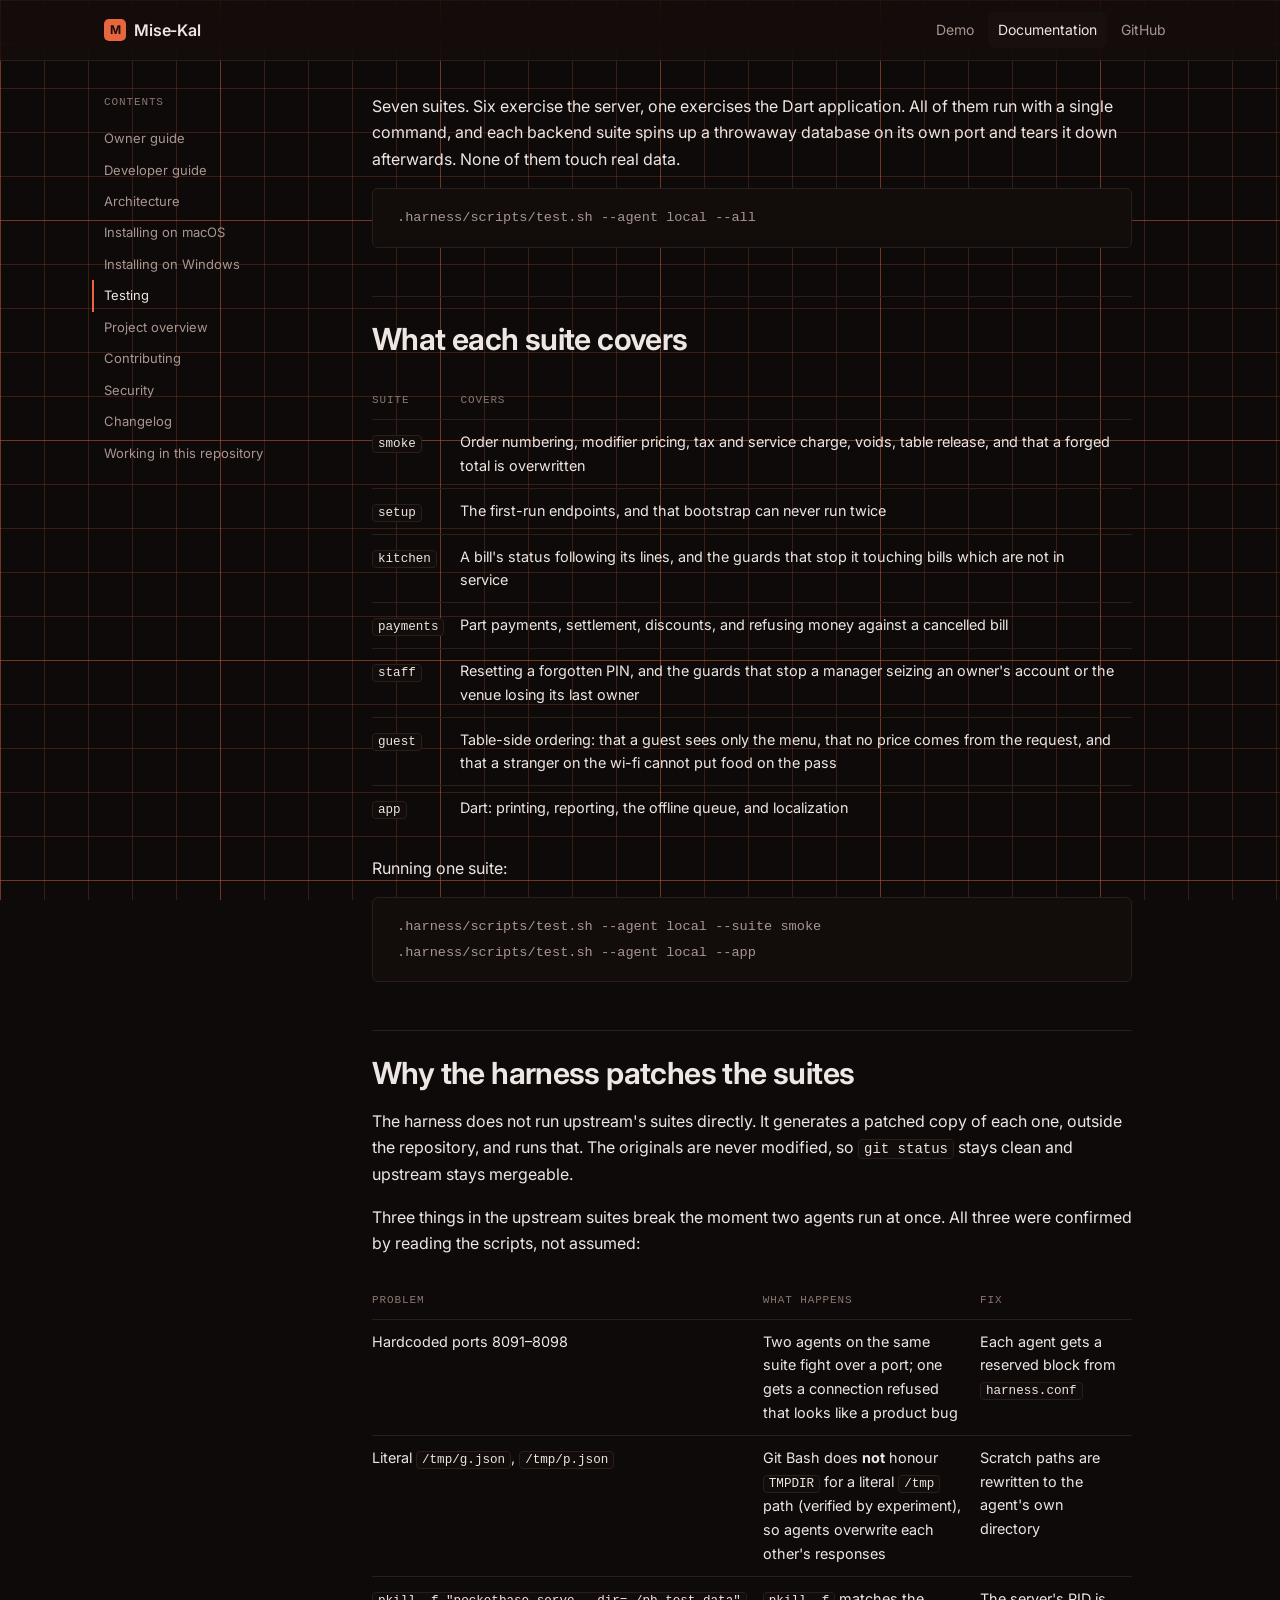
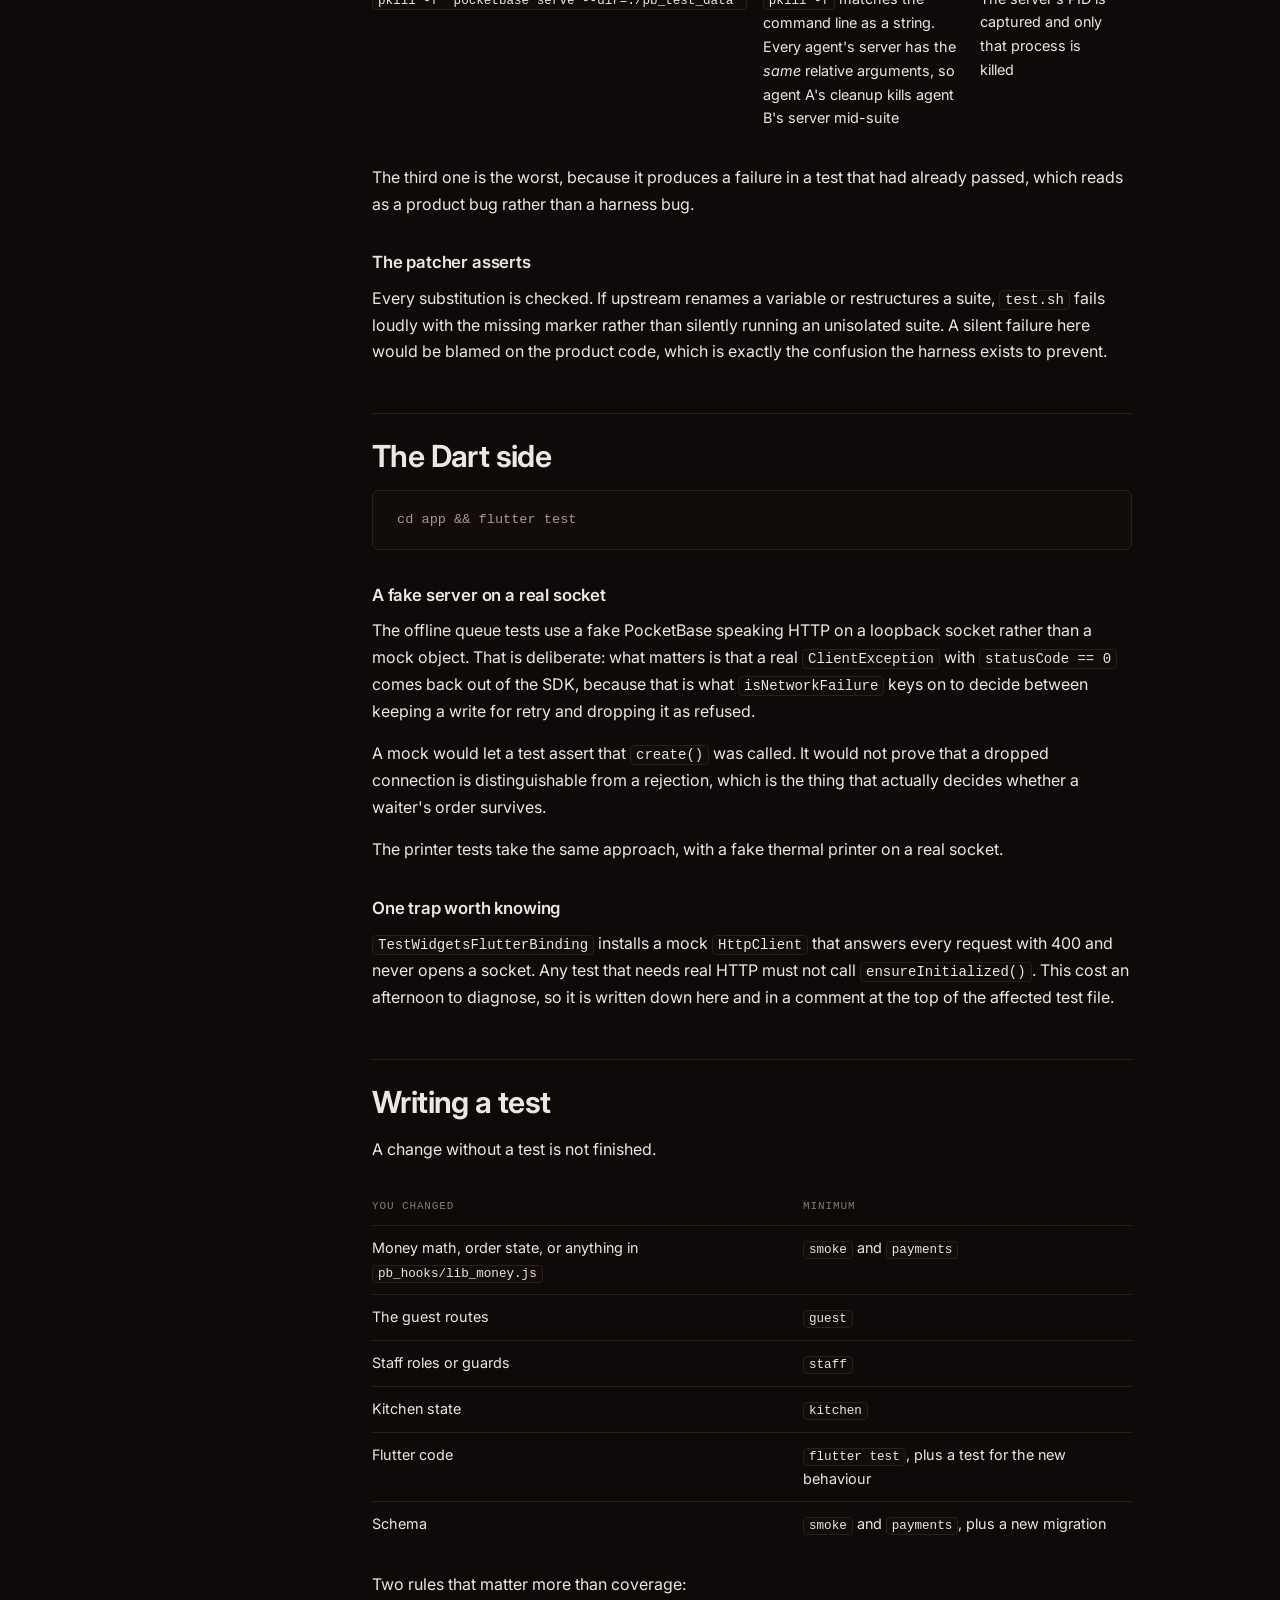
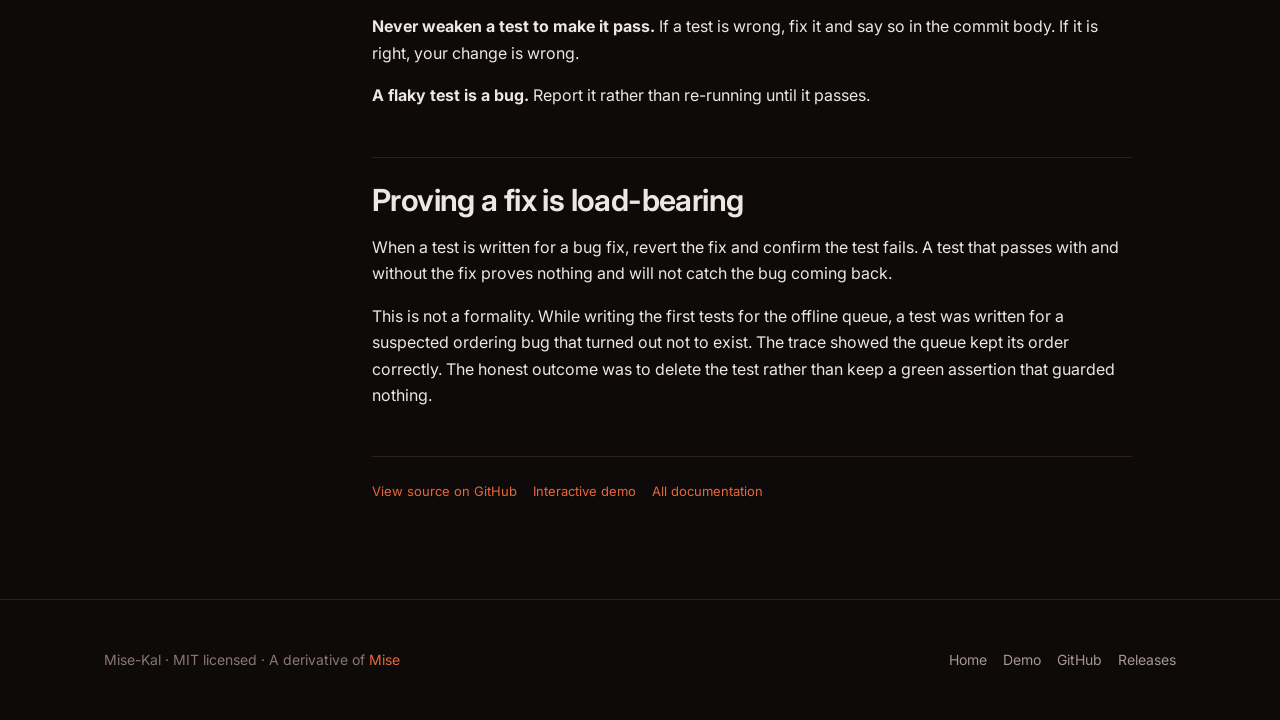
<file: docs/docs/testing.html>
<!DOCTYPE html>
<html lang="en">
<head>
<meta charset="utf-8">
<meta name="viewport" content="width=device-width, initial-scale=1">
<title>Testing — Mise-Kal</title>
<meta name="description" content="The seven suites, what each covers, and why the harness patches upstream&#x27;s tests at run time.">
<meta name="theme-color" content="#0e0a09">
<link rel="preconnect" href="https://fonts.googleapis.com">
<link rel="preconnect" href="https://fonts.gstatic.com" crossorigin>
<link href="https://fonts.googleapis.com/css2?family=Inter:wght@400;500;600;700&display=swap" rel="stylesheet">
<link rel="stylesheet" href="../assets/site.css">
<style>
  /* Documentation pages are a narrower measure than the landing page: body
     text reads badly past about 75 characters, and these pages are mostly
     prose. */
  .doc-layout {
    display: grid;
    grid-template-columns: 220px minmax(0, 1fr);
    gap: var(--space-48);
    align-items: start;
    padding: var(--space-32) 0 var(--space-96);
  }
  @media (max-width: 900px) {
    .doc-layout { grid-template-columns: minmax(0, 1fr); gap: var(--space-24); }
    .doc-nav { position: static !important; }
  }
  .doc-nav {
    position: sticky;
    top: 84px;
    font-size: 13px;
  }
  .doc-nav p {
    font-family: var(--font-mono);
    font-size: 11px;
    letter-spacing: 0.08em;
    text-transform: uppercase;
    color: var(--text-tertiary);
    margin: 0 0 var(--space-12);
  }
  .doc-nav ul { list-style: none; margin: 0; padding: 0; }
  .doc-nav li { margin: 0; }
  .doc-nav a {
    display: block;
    padding: 5px 0;
    color: var(--text-secondary);
    border-left: 2px solid transparent;
    padding-left: 10px;
    margin-left: -12px;
  }
  .doc-nav a:hover { color: var(--text); text-decoration: none; }
  .doc-nav a[aria-current='page'] {
    color: var(--text);
    border-left-color: var(--ember);
  }

  .doc {
    max-width: 76ch;
    min-width: 0;
  }
  .doc h1 {
    font-size: clamp(1.7rem, 4vw, 2.3rem);
    margin-bottom: var(--space-24);
  }
  .doc h2 {
    margin-top: var(--space-48);
    padding-top: var(--space-24);
    border-top: 1px solid var(--border);
  }
  .doc h3 { margin-top: var(--space-32); }
  .doc ul, .doc ol { padding-left: 22px; }
  .doc li { margin: var(--space-4) 0; }
  .doc blockquote {
    margin: var(--space-24) 0;
    padding: var(--space-4) 0 var(--space-4) var(--space-16);
    border-left: 3px solid var(--border-strong);
    color: var(--text-secondary);
  }
  .doc blockquote p { margin: 0; }
  .doc hr {
    border: 0;
    border-top: 1px solid var(--border);
    margin: var(--space-48) 0;
  }
  .doc table { margin: var(--space-24) 0; }
  .doc img { margin: var(--space-16) 0; }
  .doc-links {
    display: flex;
    flex-wrap: wrap;
    gap: var(--space-16);
    margin-top: var(--space-48);
    padding-top: var(--space-24);
    border-top: 1px solid var(--border);
    font-size: 13px;
  }
</style>
</head>
<body>

<a class="skip-link" href="#main">Skip to content</a>

<header class="site-header">
  <div class="wrap">
    <a class="brand" href="../">
      <span class="brand-mark" aria-hidden="true">M</span>
      <span>Mise-Kal</span>
    </a>
    <nav class="site-nav" aria-label="Primary">
      <a href="../demo/">Demo</a>
      <a href="./" aria-current='page'>Documentation</a>
      <a href="https://github.com/thewoldaa/mise-kal">GitHub</a>
    </nav>
  </div>
</header>

<main id="main">
<div class="wrap">
  <div class="doc-layout">
    <nav class="doc-nav" aria-label="Documentation">
      <p>Contents</p>
      <ul>
        <li><a href="owner-guide.html">Owner guide</a></li>
        <li><a href="developing.html">Developer guide</a></li>
        <li><a href="architecture.html">Architecture</a></li>
        <li><a href="install-macos.html">Installing on macOS</a></li>
        <li><a href="install-windows.html">Installing on Windows</a></li>
        <li><a href="testing.html" aria-current='page'>Testing</a></li>
        <li><a href="README.html">Project overview</a></li>
        <li><a href="CONTRIBUTING.html">Contributing</a></li>
        <li><a href="SECURITY.html">Security</a></li>
        <li><a href="CHANGELOG.html">Changelog</a></li>
        <li><a href="AGENTS.html">Working in this repository</a></li>
      </ul>
    </nav>
    <article class="doc">
<p>Seven suites. Six exercise the server, one exercises the Dart application. All
of them run with a single command, and each backend suite spins up a throwaway
database on its own port and tears it down afterwards. None of them touch real
data.</p>
<pre><code class="language-bash">.harness/scripts/test.sh --agent local --all
</code></pre>
<h2 id="what-each-suite-covers">What each suite covers</h2>
<table>
<thead>
<tr>
<th>Suite</th>
<th>Covers</th>
</tr>
</thead>
<tbody>
<tr>
<td><code>smoke</code></td>
<td>Order numbering, modifier pricing, tax and service charge, voids, table release, and that a forged total is overwritten</td>
</tr>
<tr>
<td><code>setup</code></td>
<td>The first-run endpoints, and that bootstrap can never run twice</td>
</tr>
<tr>
<td><code>kitchen</code></td>
<td>A bill's status following its lines, and the guards that stop it touching bills which are not in service</td>
</tr>
<tr>
<td><code>payments</code></td>
<td>Part payments, settlement, discounts, and refusing money against a cancelled bill</td>
</tr>
<tr>
<td><code>staff</code></td>
<td>Resetting a forgotten PIN, and the guards that stop a manager seizing an owner's account or the venue losing its last owner</td>
</tr>
<tr>
<td><code>guest</code></td>
<td>Table-side ordering: that a guest sees only the menu, that no price comes from the request, and that a stranger on the wi-fi cannot put food on the pass</td>
</tr>
<tr>
<td><code>app</code></td>
<td>Dart: printing, reporting, the offline queue, and localization</td>
</tr>
</tbody>
</table>
<p>Running one suite:</p>
<pre><code class="language-bash">.harness/scripts/test.sh --agent local --suite smoke
.harness/scripts/test.sh --agent local --app
</code></pre>
<h2 id="why-the-harness-patches-the-suites">Why the harness patches the suites</h2>
<p>The harness does not run upstream's suites directly. It generates a patched copy
of each one, outside the repository, and runs that. The originals are never
modified, so <code>git status</code> stays clean and upstream stays mergeable.</p>
<p>Three things in the upstream suites break the moment two agents run at once. All
three were confirmed by reading the scripts, not assumed:</p>
<table>
<thead>
<tr>
<th>Problem</th>
<th>What happens</th>
<th>Fix</th>
</tr>
</thead>
<tbody>
<tr>
<td>Hardcoded ports 8091–8098</td>
<td>Two agents on the same suite fight over a port; one gets a connection refused that looks like a product bug</td>
<td>Each agent gets a reserved block from <code>harness.conf</code></td>
</tr>
<tr>
<td>Literal <code>/tmp/g.json</code>, <code>/tmp/p.json</code></td>
<td>Git Bash does <strong>not</strong> honour <code>TMPDIR</code> for a literal <code>/tmp</code> path (verified by experiment), so agents overwrite each other's responses</td>
<td>Scratch paths are rewritten to the agent's own directory</td>
</tr>
<tr>
<td><code>pkill -f "pocketbase serve --dir=./pb_test_data"</code></td>
<td><code>pkill -f</code> matches the command line as a string. Every agent's server has the <em>same</em> relative arguments, so agent A's cleanup kills agent B's server mid-suite</td>
<td>The server's PID is captured and only that process is killed</td>
</tr>
</tbody>
</table>
<p>The third one is the worst, because it produces a failure in a test that had
already passed, which reads as a product bug rather than a harness bug.</p>
<h3 id="the-patcher-asserts">The patcher asserts</h3>
<p>Every substitution is checked. If upstream renames a variable or restructures a
suite, <code>test.sh</code> fails loudly with the missing marker rather than silently
running an unisolated suite. A silent failure here would be blamed on the
product code, which is exactly the confusion the harness exists to prevent.</p>
<h2 id="the-dart-side">The Dart side</h2>
<pre><code class="language-bash">cd app &amp;&amp; flutter test
</code></pre>
<h3 id="a-fake-server-on-a-real-socket">A fake server on a real socket</h3>
<p>The offline queue tests use a fake PocketBase speaking HTTP on a loopback socket
rather than a mock object. That is deliberate: what matters is that a real
<code>ClientException</code> with <code>statusCode == 0</code> comes back out of the SDK, because that
is what <code>isNetworkFailure</code> keys on to decide between keeping a write for retry
and dropping it as refused.</p>
<p>A mock would let a test assert that <code>create()</code> was called. It would not prove
that a dropped connection is distinguishable from a rejection, which is the
thing that actually decides whether a waiter's order survives.</p>
<p>The printer tests take the same approach, with a fake thermal printer on a real
socket.</p>
<h3 id="one-trap-worth-knowing">One trap worth knowing</h3>
<p><code>TestWidgetsFlutterBinding</code> installs a mock <code>HttpClient</code> that answers every
request with 400 and never opens a socket. Any test that needs real HTTP must
not call <code>ensureInitialized()</code>. This cost an afternoon to diagnose, so it is
written down here and in a comment at the top of the affected test file.</p>
<h2 id="writing-a-test">Writing a test</h2>
<p>A change without a test is not finished.</p>
<table>
<thead>
<tr>
<th>You changed</th>
<th>Minimum</th>
</tr>
</thead>
<tbody>
<tr>
<td>Money math, order state, or anything in <code>pb_hooks/lib_money.js</code></td>
<td><code>smoke</code> and <code>payments</code></td>
</tr>
<tr>
<td>The guest routes</td>
<td><code>guest</code></td>
</tr>
<tr>
<td>Staff roles or guards</td>
<td><code>staff</code></td>
</tr>
<tr>
<td>Kitchen state</td>
<td><code>kitchen</code></td>
</tr>
<tr>
<td>Flutter code</td>
<td><code>flutter test</code>, plus a test for the new behaviour</td>
</tr>
<tr>
<td>Schema</td>
<td><code>smoke</code> and <code>payments</code>, plus a new migration</td>
</tr>
</tbody>
</table>
<p>Two rules that matter more than coverage:</p>
<p><strong>Never weaken a test to make it pass.</strong> If a test is wrong, fix it and say so in
the commit body. If it is right, your change is wrong.</p>
<p><strong>A flaky test is a bug.</strong> Report it rather than re-running until it passes.</p>
<h2 id="proving-a-fix-is-load-bearing">Proving a fix is load-bearing</h2>
<p>When a test is written for a bug fix, revert the fix and confirm the test fails.
A test that passes with and without the fix proves nothing and will not catch the
bug coming back.</p>
<p>This is not a formality. While writing the first tests for the offline queue, a
test was written for a suspected ordering bug that turned out not to exist. The
trace showed the queue kept its order correctly. The honest outcome was to delete
the test rather than keep a green assertion that guarded nothing.</p>
      <div class="doc-links">
        <a href="https://github.com/thewoldaa/mise-kal/blob/main/docs/testing.md">View source on GitHub</a>
        <a href="../demo/">Interactive demo</a>
        <a href="./">All documentation</a>
      </div>
    </article>
  </div>
</div>
</main>

<footer class="site-footer">
  <div class="wrap">
    <div>
      <p class="mb-0">
        Mise-Kal &middot; MIT licensed &middot; A derivative of
        <a href="https://github.com/devShakib015/mise">Mise</a>
      </p>
    </div>
    <nav class="footer-links" aria-label="Footer">
      <a href="../">Home</a>
      <a href="../demo/">Demo</a>
      <a href="https://github.com/thewoldaa/mise-kal">GitHub</a>
      <a href="https://github.com/thewoldaa/mise-kal/releases">Releases</a>
    </nav>
  </div>
</footer>

</body>
</html>
</file>
<file: docs/assets/site.css>
/* ==========================================================================
   Mise-Kal documentation site
   ==========================================================================

   Design notes
   ------------
   The palette mirrors the application's own design system so the site and the
   product read as one thing. The app uses warm neutrals rather than cool greys
   because a screen that sits in a dining room all evening should not read
   clinical, and Ember is reserved for identity and primary actions.

   Status colours deliberately avoid orange so an order's state can never be
   mistaken for a button: queued is neutral, preparing is blue, ready is green,
   and red is kept for trouble. That rule is load-bearing in the product and is
   followed here too.

   The background grid is drawn with CSS gradients rather than an image: it
   scales to any viewport, costs nothing to download, and stays crisp on a
   high-DPI display.
   ========================================================================== */

:root {
  /* Tells the browser this page is dark, which is what makes every *native*
     control render dark too: checkbox and radio bodies, number-input spinners,
     date pickers, and the default scrollbar. Without it the page paints dark
     while the controls inside it stay light - a white checkbox on a black card.
     `accent-color` alone does not fix that; it only tints the checked fill. */
  color-scheme: dark;

  /* Surfaces.
     Every neutral here is warm-shifted: red is the highest channel, then green,
     then blue. That ordering is what makes the surface read as charcoal with
     red in it rather than as teal.

     The previous palette had it the other way round - #0b0f10 is R11 G15 B16 -
     so every neutral on the site carried a green cast, including the panels and
     the page behind the grid. A red grid drawn over a green-black page does not
     read as red; the two cancel. Fixing the grid alone would not have been
     enough, which is why the whole neutral ramp moved. */
  --bg:            #0e0a09;   /* was #0b0f10 - green cast */
  /* The grid is Ember at a much higher opacity than a neutral grid would need.
     A red line over a near-black warm page is a small difference in the red
     channel only, so 7.5% read as noise rather than as a grid. These values
     were tuned by sampling the rendered pixels, not by eye. */
  --bg-grid:       rgba(232, 102, 61, 0.20);
  --bg-grid-major: rgba(232, 102, 61, 0.34);
  --surface:       #17100e;
  --surface-raised:#1f1614;
  --surface-sunken:#120c0b;

  /* Glass. Panels are translucent with a backdrop blur, so the grid reads
     through them as depth rather than being hidden by an opaque slab.
     --glass and --glass-strong are two steps: the first for cards that sit on
     the page, the second for surfaces that float above content. */
  --glass:         rgba(26, 17, 15, 0.55);
  --glass-strong:  rgba(22, 14, 12, 0.74);
  --glass-border:  rgba(255, 255, 255, 0.07);
  --glass-border-strong: rgba(232, 102, 61, 0.22);

  /* Borders */
  --border:        #2b1e1b;
  --border-strong: #3d2a25;

  /* Text. Kept close to neutral so body copy stays readable; only the dimmest
     step carries any warmth. --text-tertiary is used for hints and captions
     that are small, so it is held above 4.5:1 rather than allowed to sit at the
     3:1 that would only be acceptable for large text. */
  --text:          #ede6e3;   /* 15.97:1 on --bg */
  --text-secondary:#a89691;   /*  6.98:1 */
  --text-tertiary: #8a7671;   /*  4.79:1 */

  /* Brand and status. Ember is identity only; never a status. */
  --ember:         #e8663d;
  --ember-dim:     #b84e2c;
  --on-ember:      #1a0d08;

  --status-queued:  #8a7d7a;
  --status-cooking: #3b82f6;
  --status-ready:   #22c55e;
  --status-trouble: #ef4444;

  /* Type */
  --font-sans: 'Inter', -apple-system, BlinkMacSystemFont, 'Segoe UI', Roboto,
               'Helvetica Neue', Arial, sans-serif;
  --font-mono: 'SF Mono', 'Cascadia Mono', 'JetBrains Mono', Consolas,
               'Liberation Mono', Menlo, monospace;

  /* Space */
  --space-2: 2px;
  --space-4: 4px;
  --space-8: 8px;
  --space-12: 12px;
  --space-16: 16px;
  --space-24: 24px;
  --space-32: 32px;
  --space-48: 48px;
  --space-64: 64px;
  --space-96: 96px;

  --radius: 6px;
  --radius-lg: 10px;

  --max-width: 1120px;
}

/* --- Reset ---------------------------------------------------------------- */

*, *::before, *::after { box-sizing: border-box; }

html {
  -webkit-text-size-adjust: 100%;
  scroll-behavior: smooth;
}

@media (prefers-reduced-motion: reduce) {
  html { scroll-behavior: auto; }
  *, *::before, *::after {
    animation-duration: 0.01ms !important;
    transition-duration: 0.01ms !important;
  }
}

body {
  margin: 0;
  background-color: var(--bg);
  /* The grid: a fine 44px lattice in Ember with a stronger line every fifth
     cell. Both opacities are deliberately low — a grid behind body text
     competes with it, and the threshold where the eye stops reading the lines
     as structure is around 6% on this background. */
  background-image:
    linear-gradient(var(--bg-grid) 1px, transparent 1px),
    linear-gradient(90deg, var(--bg-grid) 1px, transparent 1px),
    linear-gradient(var(--bg-grid-major) 1px, transparent 1px),
    linear-gradient(90deg, var(--bg-grid-major) 1px, transparent 1px);
  background-size:
    44px 44px,
    44px 44px,
    220px 220px,
    220px 220px;
  /* Fixed so the lattice stays put while content scrolls, which is what makes
     the glass panels read as floating above it. */
  background-attachment: fixed;
  color: var(--text);
  font-family: var(--font-sans);
  font-size: 16px;
  line-height: 1.65;
  font-feature-settings: 'kern' 1, 'liga' 1;
  -webkit-font-smoothing: antialiased;
  -moz-osx-font-smoothing: grayscale;
}

/* Money and any column of digits must not shift as values change. */
.tabular { font-variant-numeric: tabular-nums; }

img { max-width: 100%; height: auto; }

a {
  color: var(--ember);
  text-decoration: none;
  text-underline-offset: 3px;
}
a:hover { text-decoration: underline; }

:focus-visible {
  outline: 2px solid var(--ember);
  outline-offset: 3px;
  border-radius: 3px;
}

/* --- Layout --------------------------------------------------------------- */

.wrap {
  max-width: var(--max-width);
  margin: 0 auto;
  padding: 0 var(--space-24);
}

main { display: block; }

section { padding: var(--space-64) 0; }

section + section { border-top: 1px solid var(--border); }

/* --- Header --------------------------------------------------------------- */

.site-header {
  position: sticky;
  top: 0;
  z-index: 50;
  /* Glass rather than a solid bar, so the grid stays visible behind the
     navigation instead of being cut off by it. The blur is what keeps the
     links legible over content scrolling underneath. */
  background: var(--glass-strong);
  backdrop-filter: blur(16px) saturate(140%);
  -webkit-backdrop-filter: blur(16px) saturate(140%);
  border-bottom: 1px solid var(--glass-border);
}

.site-header .wrap {
  display: flex;
  align-items: center;
  gap: var(--space-24);
  height: 60px;
}

.brand {
  display: flex;
  align-items: center;
  gap: var(--space-8);
  font-weight: 600;
  color: var(--text);
  letter-spacing: -0.01em;
  white-space: nowrap;
}
.brand:hover { text-decoration: none; }

.brand-mark {
  width: 22px;
  height: 22px;
  border-radius: 5px;
  background: var(--ember);
  display: grid;
  place-items: center;
  color: var(--on-ember);
  font-size: 12px;
  font-weight: 700;
  flex-shrink: 0;
}

.site-nav {
  display: flex;
  align-items: center;
  gap: var(--space-4);
  margin-left: auto;
  flex-wrap: wrap;
}

.site-nav a {
  color: var(--text-secondary);
  font-size: 14px;
  padding: 6px 10px;
  border-radius: var(--radius);
  white-space: nowrap;
}
.site-nav a:hover {
  color: var(--text);
  background: var(--surface);
  text-decoration: none;
}
.site-nav a[aria-current='page'] {
  color: var(--text);
  background: var(--surface);
}

.nav-toggle { display: none; }

@media (max-width: 760px) {
  .site-header .wrap {
    height: auto;
    min-height: 60px;
    flex-wrap: wrap;
    padding-top: var(--space-12);
    padding-bottom: var(--space-12);
  }
  .site-nav { width: 100%; margin-left: 0; gap: 0; }
  .site-nav a { padding: 6px 8px; font-size: 13px; }
}

/* --- Hero ----------------------------------------------------------------- */

.hero {
  padding: var(--space-96) 0 var(--space-64);
  border-bottom: 1px solid var(--border);
}

.eyebrow {
  font-family: var(--font-mono);
  font-size: 12px;
  letter-spacing: 0.1em;
  text-transform: uppercase;
  color: var(--ember);
  margin: 0 0 var(--space-16);
}

h1 {
  font-size: clamp(2rem, 5vw, 3.25rem);
  line-height: 1.1;
  letter-spacing: -0.03em;
  font-weight: 700;
  margin: 0 0 var(--space-24);
  max-width: 20ch;
}

.lede {
  font-size: clamp(1.05rem, 2vw, 1.25rem);
  color: var(--text-secondary);
  max-width: 62ch;
  margin: 0 0 var(--space-32);
}

h2 {
  font-size: clamp(1.4rem, 3vw, 1.9rem);
  line-height: 1.2;
  letter-spacing: -0.02em;
  font-weight: 650;
  margin: 0 0 var(--space-16);
}

h3 {
  font-size: 1.05rem;
  letter-spacing: -0.01em;
  font-weight: 600;
  margin: var(--space-32) 0 var(--space-8);
}

h4 {
  font-size: 0.9rem;
  font-weight: 600;
  margin: var(--space-24) 0 var(--space-8);
}

.section-lede {
  color: var(--text-secondary);
  max-width: 68ch;
  margin: 0 0 var(--space-32);
}

p { margin: 0 0 var(--space-16); }
p:last-child { margin-bottom: 0; }

/* --- Buttons -------------------------------------------------------------- */

.actions {
  display: flex;
  gap: var(--space-12);
  flex-wrap: wrap;
  align-items: center;
}

.btn {
  display: inline-flex;
  align-items: center;
  gap: var(--space-8);
  padding: 11px 20px;
  border-radius: var(--radius);
  font-size: 14px;
  font-weight: 550;
  border: 1px solid transparent;
  cursor: pointer;
  font-family: inherit;
  transition: background-color 120ms ease, border-color 120ms ease;
}
.btn:hover { text-decoration: none; }

.btn-primary {
  background: var(--ember);
  color: var(--on-ember);
}
.btn-primary:hover { background: #f07449; }

.btn-secondary {
  background: var(--surface);
  color: var(--text);
  border-color: var(--border-strong);
}
.btn-secondary:hover { background: var(--surface-raised); }

.btn-ghost {
  background: transparent;
  color: var(--text-secondary);
  border-color: transparent;
}
.btn-ghost:hover { color: var(--text); background: var(--surface); }

/* --- Cards and grids ------------------------------------------------------ */

.grid {
  display: grid;
  gap: var(--space-16);
}
.grid-2 { grid-template-columns: repeat(auto-fit, minmax(300px, 1fr)); }
.grid-3 { grid-template-columns: repeat(auto-fit, minmax(240px, 1fr)); }

.card {
  /* Glass. A faint top highlight plus a blur reads as a pane rather than as a
     flat panel, which is what keeps a grid of them from looking like a table. */
  background: var(--glass);
  backdrop-filter: blur(14px) saturate(130%);
  -webkit-backdrop-filter: blur(14px) saturate(130%);
  border: 1px solid var(--glass-border);
  border-radius: var(--radius-lg);
  padding: var(--space-24);
  box-shadow:
    inset 0 1px 0 rgba(255, 255, 255, 0.04),
    0 1px 3px rgba(0, 0, 0, 0.25);
  transition: border-color 140ms ease, background-color 140ms ease;
}

/* Only cards that are links get a hover state, so a static card does not
   advertise itself as interactive. */
a.card:hover {
  border-color: var(--glass-border-strong);
  background: rgba(24, 32, 34, 0.62);
  text-decoration: none;
}

.card h3 { margin-top: 0; }
.card p { color: var(--text-secondary); font-size: 0.94rem; }
.card p:last-child { margin-bottom: 0; }

.card-label {
  font-family: var(--font-mono);
  font-size: 11px;
  letter-spacing: 0.08em;
  text-transform: uppercase;
  color: var(--text-tertiary);
  margin: 0 0 var(--space-12);
}

/* --- Tables --------------------------------------------------------------- */

.table-scroll { overflow-x: auto; margin: var(--space-24) 0; }

table {
  width: 100%;
  border-collapse: collapse;
  font-size: 0.9rem;
}

th, td {
  text-align: left;
  padding: 10px 16px 10px 0;
  border-bottom: 1px solid var(--border);
  vertical-align: top;
}

th {
  color: var(--text-tertiary);
  font-weight: 500;
  font-family: var(--font-mono);
  font-size: 11px;
  letter-spacing: 0.08em;
  text-transform: uppercase;
  white-space: nowrap;
}

tbody tr:last-child td { border-bottom: none; }

td code { white-space: nowrap; }

/* --- Code ----------------------------------------------------------------- */

code {
  font-family: var(--font-mono);
  font-size: 0.875em;
  background: var(--surface-sunken);
  border: 1px solid var(--border);
  border-radius: 4px;
  padding: 1px 5px;
  color: var(--text);
}

pre {
  background: var(--surface-sunken);
  border: 1px solid var(--border);
  border-radius: var(--radius);
  padding: var(--space-16) var(--space-24);
  overflow-x: auto;
  margin: var(--space-16) 0;
  line-height: 1.6;
}

pre code {
  background: none;
  border: none;
  padding: 0;
  font-size: 0.85rem;
  color: var(--text-secondary);
}

/* The one thing worth colouring in a shell block: the comment. */
pre .c { color: var(--text-tertiary); }

/* --- Diagrams ------------------------------------------------------------- */

/* The architecture diagrams in the README are plain ASCII so they survive
   being copied into a terminal or an issue. On the site the same diagrams are
   rendered in a monospace block with the grid showing through, which keeps them
   legible without pretending to be vector art. */
.diagram {
  /* Also glass: the diagrams sit on the grid, and an opaque block would cut a
     hole in it. */
  background: rgba(14, 19, 20, 0.6);
  backdrop-filter: blur(10px);
  -webkit-backdrop-filter: blur(10px);
  border: 1px solid var(--glass-border);
  border-radius: var(--radius);
  padding: var(--space-24);
  overflow-x: auto;
  margin: var(--space-24) 0;
}

.diagram pre {
  background: none;
  border: none;
  padding: 0;
  margin: 0;
  font-size: 0.78rem;
  line-height: 1.45;
  color: var(--text-secondary);
}

@media (max-width: 700px) {
  .diagram pre { font-size: 0.66rem; }
}

/* --- Callouts ------------------------------------------------------------- */

.note {
  border-left: 3px solid var(--border-strong);
  padding: var(--space-4) 0 var(--space-4) var(--space-16);
  margin: var(--space-24) 0;
  color: var(--text-secondary);
  font-size: 0.94rem;
}

.note-warn { border-left-color: var(--ember); }
.note-stop { border-left-color: var(--status-trouble); }

.note strong { color: var(--text); font-weight: 600; }

/* --- Badges --------------------------------------------------------------- */

.badges {
  display: flex;
  flex-wrap: wrap;
  gap: var(--space-8);
  margin: var(--space-24) 0;
}
.badges img { height: 20px; display: block; }

/* --- Status pills --------------------------------------------------------- */

/* Follows the product's own rule: status is never carried by orange. */
.pill {
  display: inline-flex;
  align-items: center;
  gap: 6px;
  font-size: 12px;
  font-weight: 500;
  padding: 3px 10px;
  border-radius: 999px;
  border: 1px solid var(--border-strong);
  color: var(--text-secondary);
  white-space: nowrap;
}
.pill::before {
  content: '';
  width: 6px;
  height: 6px;
  border-radius: 50%;
  background: currentColor;
  flex-shrink: 0;
}

.pill-queued  { color: var(--status-queued); }
.pill-cooking { color: var(--status-cooking); }
.pill-ready   { color: var(--status-ready); }
.pill-trouble { color: var(--status-trouble); }
.pill-ember   { color: var(--ember); }

/* --- Footer --------------------------------------------------------------- */

.site-footer {
  border-top: 1px solid var(--border);
  padding: var(--space-48) 0;
  color: var(--text-tertiary);
  font-size: 0.875rem;
}

.site-footer .wrap {
  display: flex;
  flex-wrap: wrap;
  gap: var(--space-24);
  justify-content: space-between;
  align-items: flex-start;
}

.footer-links {
  display: flex;
  flex-wrap: wrap;
  gap: var(--space-16);
}
.footer-links a { color: var(--text-secondary); }

/* --- Scrollbars ----------------------------------------------------------- */

/* Two rule sets on purpose. `scrollbar-color` and `scrollbar-width` are the
   standard properties and cover Firefox and recent Chromium; the
   `::-webkit-scrollbar` pseudo-elements are what older Chromium and Safari
   actually honour. Neither alone is enough, and they do not conflict.

   The thumb is Ember at rest and brightens on hover, so a scrollbar reads as
   part of the product rather than as a browser artefact. The track is the page
   background, so the bar does not draw a stripe down the edge of a glass panel. */

:root {
  scrollbar-color: var(--border-strong) transparent;
  scrollbar-width: thin;
}

::-webkit-scrollbar {
  width: 10px;
  height: 10px;
}

::-webkit-scrollbar-track {
  background: transparent;
}

::-webkit-scrollbar-thumb {
  background: var(--border-strong);
  border-radius: 999px;
  /* A transparent border with background-clip makes the thumb visually inset
     from the track, which is what keeps it from touching the panel edge. */
  border: 2px solid transparent;
  background-clip: content-box;
}

::-webkit-scrollbar-thumb:hover {
  background: var(--ember-dim);
  background-clip: content-box;
}

::-webkit-scrollbar-thumb:active {
  background: var(--ember);
  background-clip: content-box;
}

::-webkit-scrollbar-corner {
  background: transparent;
}

/* Horizontal scroll regions - the tables and the ASCII diagrams - get the same
   treatment so a wide table does not show a default grey bar. */
.table-scroll::-webkit-scrollbar,
.diagram::-webkit-scrollbar,
pre::-webkit-scrollbar {
  height: 8px;
}

/* --- Form controls -------------------------------------------------------- */

/* Every control is styled explicitly rather than left to the browser.
   `color-scheme: dark` handles the rendering, but the default dark controls
   are still the browser's greys and blues, which do not match the palette.
   These rules are what make a checkbox look like part of the product. */

input,
select,
textarea {
  font-family: inherit;
  font-size: 0.875rem;
  color: var(--text);
  background: var(--surface-sunken);
  border: 1px solid var(--border-strong);
  border-radius: var(--radius);
  padding: 7px 10px;
  transition: border-color 120ms ease;
}

input:hover,
select:hover,
textarea:hover {
  border-color: var(--text-tertiary);
}

input:focus,
select:focus,
textarea:focus {
  outline: none;
  border-color: var(--ember);
  box-shadow: 0 0 0 3px rgba(232, 102, 61, 0.14);
}

input::placeholder,
textarea::placeholder {
  color: var(--text-tertiary);
}

/* Numeric fields: the spinners are the browser's and look foreign on a dark
   surface. They are kept - removing them costs a keyboard user the ability to
   nudge a value - but tinted to match. */
input[type='number'] {
  font-variant-numeric: tabular-nums;
}

/* Checkboxes and radios.
   `appearance: none` replaces the native control entirely, so it is only used
   where the replacement keeps every affordance: the box, the check, the
   keyboard focus ring, and the disabled state. Where a control cannot be
   replaced faithfully it is left native and `accent-color` is used instead. */

input[type='checkbox'],
input[type='radio'] {
  appearance: none;
  -webkit-appearance: none;
  width: 16px;
  height: 16px;
  padding: 0;
  flex-shrink: 0;
  display: inline-grid;
  place-content: center;
  background: var(--surface-sunken);
  border: 1px solid var(--border-strong);
  cursor: pointer;
  transition: background-color 120ms ease, border-color 120ms ease;
}

input[type='checkbox'] {
  border-radius: 4px;
}

input[type='radio'] {
  border-radius: 50%;
}

input[type='checkbox']:hover,
input[type='radio']:hover {
  border-color: var(--ember-dim);
}

input[type='checkbox']:checked,
input[type='radio']:checked {
  background: var(--ember);
  border-color: var(--ember);
}

/* The check mark is drawn with a rotated border rather than an image or a
   glyph, so it inherits the colour and scales with the box. */
input[type='checkbox']:checked::after {
  content: '';
  width: 4px;
  height: 8px;
  margin-top: -2px;
  border: solid var(--on-ember);
  border-width: 0 2px 2px 0;
  transform: rotate(45deg);
}

input[type='radio']:checked::after {
  content: '';
  width: 6px;
  height: 6px;
  border-radius: 50%;
  background: var(--on-ember);
}

input[type='checkbox']:focus-visible,
input[type='radio']:focus-visible {
  outline: 2px solid var(--ember);
  outline-offset: 2px;
}

input[type='checkbox']:disabled,
input[type='radio']:disabled {
  opacity: 0.45;
  cursor: not-allowed;
}

/* A small button, for toolbars where a full-size one would dominate. */
.btn-sm {
  padding: 7px 14px;
  font-size: 13px;
}

/* A numeric field sized for an amount. Tabular figures so the digits do not
   shift as the value changes. */
.field-amount {
  width: 96px;
  font-variant-numeric: tabular-nums;
}

/* --- Selection and touch --------------------------------------------------- */

/* The browser's default selection is its own blue, which is the one colour that
   does not belong anywhere in this palette. */
::selection {
  background: rgba(232, 102, 61, 0.3);
  color: var(--text);
}

/* On touch devices the browser paints a grey flash over anything tapped. On a
   dark surface it reads as a bug rather than as feedback, and the buttons here
   already have their own pressed states. */
* {
  -webkit-tap-highlight-color: transparent;
}

/* Dragging a link or an image out of the page leaves a ghost of it behind.
   Neither is useful on a documentation site. */
a,
img {
  -webkit-user-drag: none;
}

/* --- Utilities ------------------------------------------------------------ */

.mono { font-family: var(--font-mono); font-size: 0.875em; }
.muted { color: var(--text-secondary); }
.dim { color: var(--text-tertiary); }
.nowrap { white-space: nowrap; }
.mt-0 { margin-top: 0; }
.mb-0 { margin-bottom: 0; }
.center { text-align: center; }

.skip-link {
  position: absolute;
  left: -9999px;
  top: 0;
  background: var(--ember);
  color: var(--on-ember);
  padding: 10px 16px;
  z-index: 100;
  border-radius: 0 0 var(--radius) 0;
}
.skip-link:focus { left: 0; }

.visually-hidden {
  position: absolute;
  width: 1px; height: 1px;
  padding: 0; margin: -1px;
  overflow: hidden;
  clip: rect(0 0 0 0);
  white-space: nowrap;
  border: 0;
}

/* --- Print ---------------------------------------------------------------- */

@media print {
  body { background: #fff; color: #000; }
  .site-header, .site-footer, .actions { display: none; }
  a { color: #000; text-decoration: underline; }
  .card, .diagram, pre { border-color: #ccc; background: #fafafa; }
}
</file>
